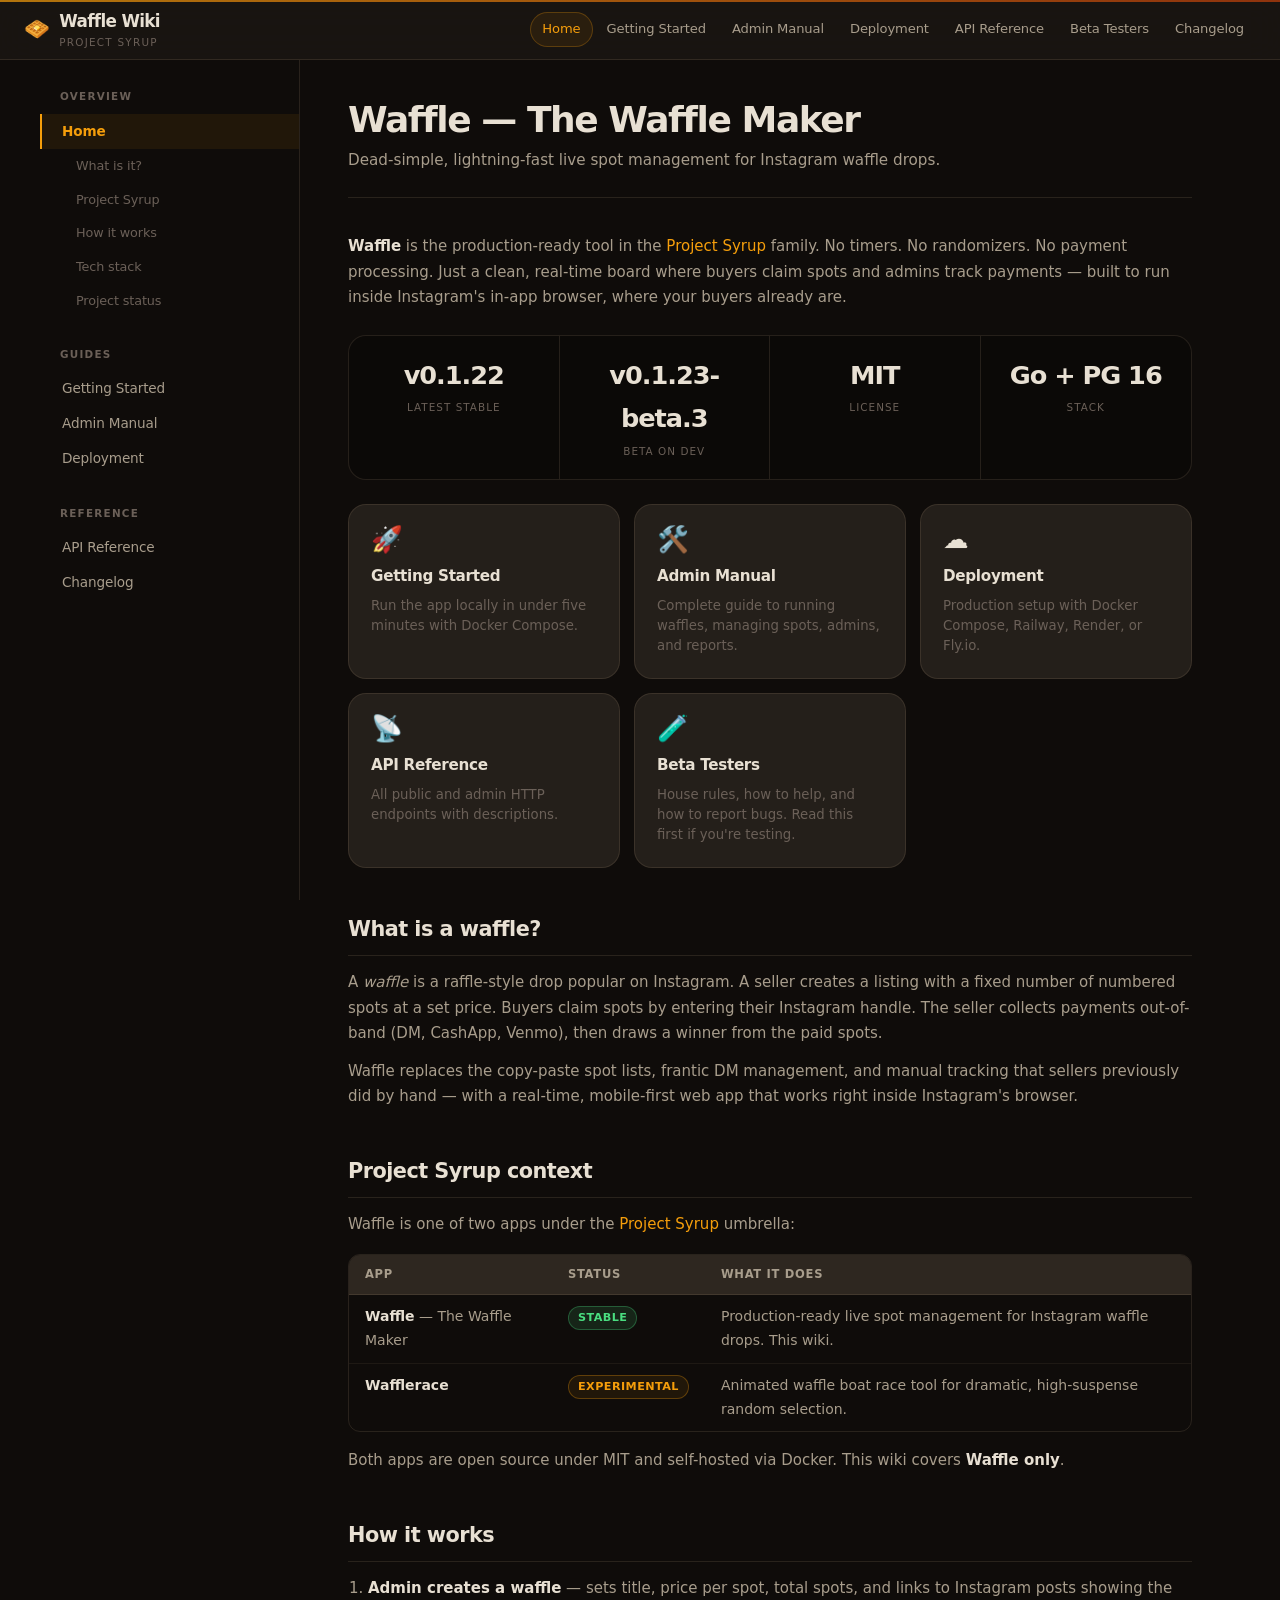
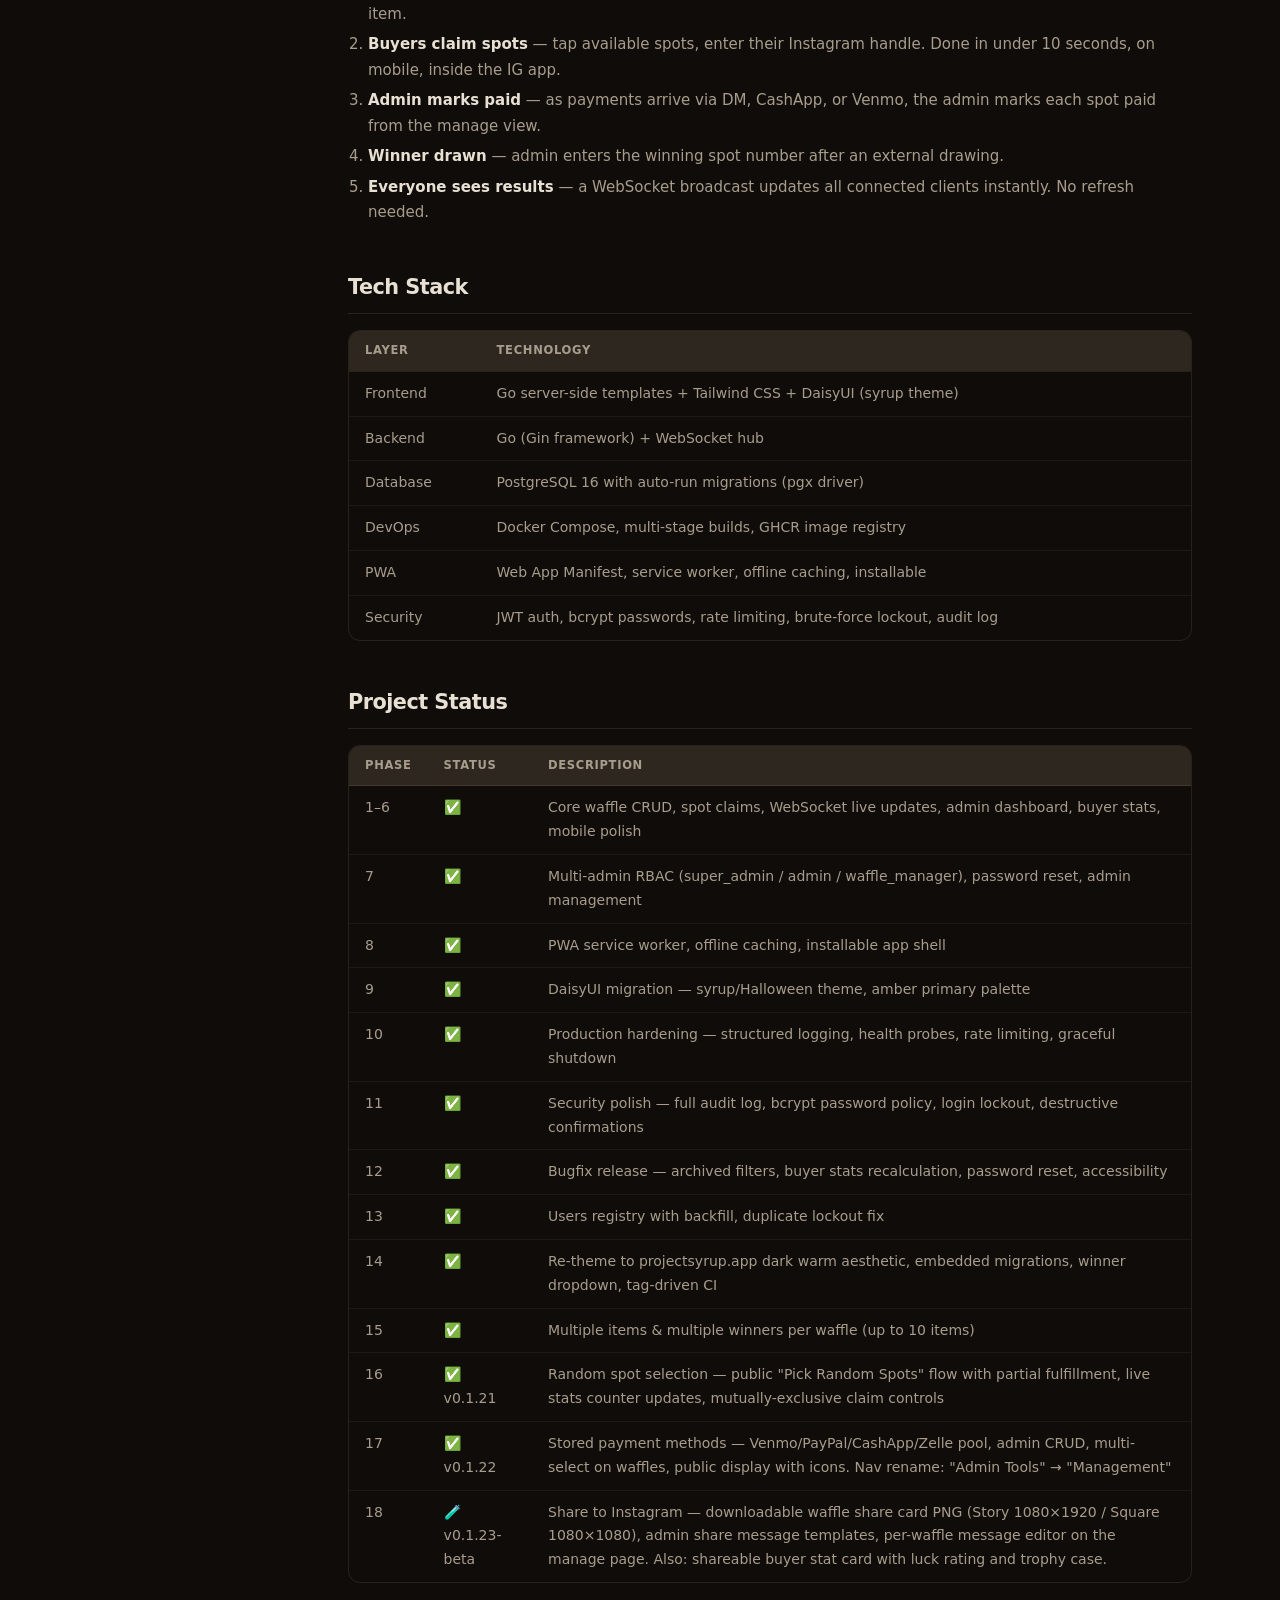
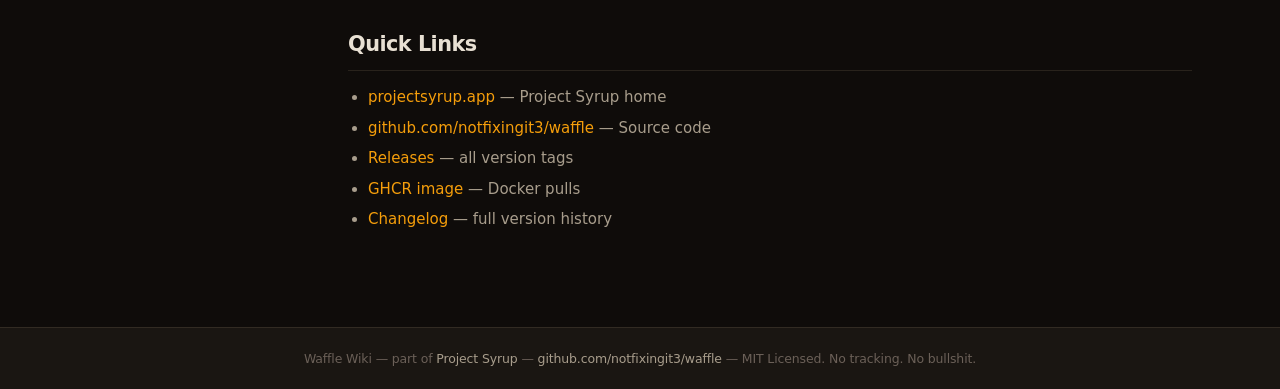
<file: index.html>
<!DOCTYPE html>
<html lang="en">
<head>
  <meta charset="UTF-8" />
  <meta name="viewport" content="width=device-width, initial-scale=1.0" />
  <title>Waffle Wiki — Project Syrup</title>
  <link rel="stylesheet" href="style.css" />
  <link rel="icon" href="favicon.svg" type="image/svg+xml" />
</head>
<body>

<header class="topbar">
  <a href="index.html" class="topbar-logo">
    <span class="logo-emoji">🧇</span>
    <div>
      <span style="display:block">Waffle Wiki</span>
      <span class="logo-sub">Project Syrup</span>
    </div>
  </a>
  <nav class="topbar-nav">
    <a href="index.html" class="active">Home</a>
    <a href="getting-started.html">Getting Started</a>
    <a href="admin-manual.html">Admin Manual</a>
    <a href="deployment.html">Deployment</a>
    <a href="api-reference.html">API Reference</a>
    <a href="beta-testers.html">Beta Testers</a>
    <a href="changelog.html">Changelog</a>
  </nav>
  <button class="hamburger" id="hamburger-btn" aria-label="Open navigation menu" aria-expanded="false">
    <span></span><span></span><span></span>
  </button>
</header>
<nav class="mobile-nav" id="mobile-nav" aria-label="Mobile navigation">
  <a href="index.html">Home</a>
  <a href="getting-started.html">Getting Started</a>
  <a href="admin-manual.html">Admin Manual</a>
  <a href="deployment.html">Deployment</a>
  <a href="api-reference.html">API Reference</a>
  <a href="beta-testers.html">Beta Testers</a>
  <a href="changelog.html">Changelog</a>
</nav>
<script>
(function(){var b=document.getElementById('hamburger-btn'),n=document.getElementById('mobile-nav');b.addEventListener('click',function(){var o=n.classList.toggle('open');b.classList.toggle('open',o);b.setAttribute('aria-expanded',o);});var p=window.location.pathname.split('/').pop()||'index.html';n.querySelectorAll('a').forEach(function(a){if(a.getAttribute('href')===p)a.classList.add('active');});})();
</script>

<div class="layout">
  <aside class="sidebar">
    <div class="sidebar-section">
      <div class="sidebar-section-title">Overview</div>
      <a href="index.html" class="sidebar-link active">Home</a>
      <a href="index.html#what-is-it" class="sidebar-link sub">What is it?</a>
      <a href="index.html#project-syrup" class="sidebar-link sub">Project Syrup</a>
      <a href="index.html#how-it-works" class="sidebar-link sub">How it works</a>
      <a href="index.html#tech-stack" class="sidebar-link sub">Tech stack</a>
      <a href="index.html#project-status" class="sidebar-link sub">Project status</a>
    </div>
    <div class="sidebar-section">
      <div class="sidebar-section-title">Guides</div>
      <a href="getting-started.html" class="sidebar-link">Getting Started</a>
      <a href="admin-manual.html" class="sidebar-link">Admin Manual</a>
      <a href="deployment.html" class="sidebar-link">Deployment</a>
    </div>
    <div class="sidebar-section">
      <div class="sidebar-section-title">Reference</div>
      <a href="api-reference.html" class="sidebar-link">API Reference</a>
      <a href="changelog.html" class="sidebar-link">Changelog</a>
    </div>
  </aside>

  <main class="content">
    <div class="page-header">
      <h1>Waffle — The Waffle Maker</h1>
      <p class="subtitle">Dead-simple, lightning-fast live spot management for Instagram waffle drops.</p>
    </div>

    <p>
      <strong>Waffle</strong> is the production-ready tool in the <a href="https://projectsyrup.app" target="_blank" rel="noopener">Project Syrup</a> family.
      No timers. No randomizers. No payment processing. Just a clean, real-time board where buyers claim spots and admins track payments — built to run inside Instagram's in-app browser, where your buyers already are.
    </p>

    <div class="stats-bar">
      <div class="stats-bar-item">
        <span class="stats-bar-value">v0.1.22</span>
        <span class="stats-bar-label">Latest Stable</span>
      </div>
      <div class="stats-bar-item">
        <span class="stats-bar-value">v0.1.23-beta.3</span>
        <span class="stats-bar-label">Beta on dev</span>
      </div>
      <div class="stats-bar-item">
        <span class="stats-bar-value">MIT</span>
        <span class="stats-bar-label">License</span>
      </div>
      <div class="stats-bar-item">
        <span class="stats-bar-value">Go + PG 16</span>
        <span class="stats-bar-label">Stack</span>
      </div>
    </div>

    <div class="card-grid">
      <a href="getting-started.html" class="card">
        <div class="card-icon">🚀</div>
        <h3>Getting Started</h3>
        <p>Run the app locally in under five minutes with Docker Compose.</p>
      </a>
      <a href="admin-manual.html" class="card">
        <div class="card-icon">🛠️</div>
        <h3>Admin Manual</h3>
        <p>Complete guide to running waffles, managing spots, admins, and reports.</p>
      </a>
      <a href="deployment.html" class="card">
        <div class="card-icon">☁️</div>
        <h3>Deployment</h3>
        <p>Production setup with Docker Compose, Railway, Render, or Fly.io.</p>
      </a>
      <a href="api-reference.html" class="card">
        <div class="card-icon">📡</div>
        <h3>API Reference</h3>
        <p>All public and admin HTTP endpoints with descriptions.</p>
      </a>
      <a href="beta-testers.html" class="card">
        <div class="card-icon">🧪</div>
        <h3>Beta Testers</h3>
        <p>House rules, how to help, and how to report bugs. Read this first if you're testing.</p>
      </a>
    </div>

    <h2 id="what-is-it">What is a waffle?</h2>
    <p>
      A <em>waffle</em> is a raffle-style drop popular on Instagram. A seller creates a listing with a fixed number of numbered spots at a set price. Buyers claim spots by entering their Instagram handle. The seller collects payments out-of-band (DM, CashApp, Venmo), then draws a winner from the paid spots.
    </p>
    <p>
      Waffle replaces the copy-paste spot lists, frantic DM management, and manual tracking that sellers previously did by hand — with a real-time, mobile-first web app that works right inside Instagram's browser.
    </p>

    <h2 id="project-syrup">Project Syrup context</h2>
    <p>
      Waffle is one of two apps under the <a href="https://projectsyrup.app" target="_blank" rel="noopener">Project Syrup</a> umbrella:
    </p>
    <div class="table-wrap">
      <table>
        <thead><tr><th>App</th><th>Status</th><th>What it does</th></tr></thead>
        <tbody>
          <tr>
            <td><strong>Waffle</strong> — The Waffle Maker</td>
            <td><span class="badge badge-wm">Stable</span></td>
            <td>Production-ready live spot management for Instagram waffle drops. This wiki.</td>
          </tr>
          <tr>
            <td><strong>Wafflerace</strong></td>
            <td><span class="badge badge-admin">Experimental</span></td>
            <td>Animated waffle boat race tool for dramatic, high-suspense random selection.</td>
          </tr>
        </tbody>
      </table>
    </div>
    <p>Both apps are open source under MIT and self-hosted via Docker. This wiki covers <strong>Waffle only</strong>.</p>

    <h2 id="how-it-works">How it works</h2>
    <ol>
      <li><strong>Admin creates a waffle</strong> — sets title, price per spot, total spots, and links to Instagram posts showing the item.</li>
      <li><strong>Buyers claim spots</strong> — tap available spots, enter their Instagram handle. Done in under 10 seconds, on mobile, inside the IG app.</li>
      <li><strong>Admin marks paid</strong> — as payments arrive via DM, CashApp, or Venmo, the admin marks each spot paid from the manage view.</li>
      <li><strong>Winner drawn</strong> — admin enters the winning spot number after an external drawing.</li>
      <li><strong>Everyone sees results</strong> — a WebSocket broadcast updates all connected clients instantly. No refresh needed.</li>
    </ol>

    <h2 id="tech-stack">Tech Stack</h2>
    <div class="table-wrap">
      <table>
        <thead><tr><th>Layer</th><th>Technology</th></tr></thead>
        <tbody>
          <tr><td>Frontend</td><td>Go server-side templates + Tailwind CSS + DaisyUI (syrup theme)</td></tr>
          <tr><td>Backend</td><td>Go (Gin framework) + WebSocket hub</td></tr>
          <tr><td>Database</td><td>PostgreSQL 16 with auto-run migrations (pgx driver)</td></tr>
          <tr><td>DevOps</td><td>Docker Compose, multi-stage builds, GHCR image registry</td></tr>
          <tr><td>PWA</td><td>Web App Manifest, service worker, offline caching, installable</td></tr>
          <tr><td>Security</td><td>JWT auth, bcrypt passwords, rate limiting, brute-force lockout, audit log</td></tr>
        </tbody>
      </table>
    </div>

    <h2 id="project-status">Project Status</h2>
    <div class="table-wrap">
      <table>
        <thead><tr><th>Phase</th><th>Status</th><th>Description</th></tr></thead>
        <tbody>
          <tr><td>1–6</td><td>✅</td><td>Core waffle CRUD, spot claims, WebSocket live updates, admin dashboard, buyer stats, mobile polish</td></tr>
          <tr><td>7</td><td>✅</td><td>Multi-admin RBAC (super_admin / admin / waffle_manager), password reset, admin management</td></tr>
          <tr><td>8</td><td>✅</td><td>PWA service worker, offline caching, installable app shell</td></tr>
          <tr><td>9</td><td>✅</td><td>DaisyUI migration — syrup/Halloween theme, amber primary palette</td></tr>
          <tr><td>10</td><td>✅</td><td>Production hardening — structured logging, health probes, rate limiting, graceful shutdown</td></tr>
          <tr><td>11</td><td>✅</td><td>Security polish — full audit log, bcrypt password policy, login lockout, destructive confirmations</td></tr>
          <tr><td>12</td><td>✅</td><td>Bugfix release — archived filters, buyer stats recalculation, password reset, accessibility</td></tr>
          <tr><td>13</td><td>✅</td><td>Users registry with backfill, duplicate lockout fix</td></tr>
          <tr><td>14</td><td>✅</td><td>Re-theme to projectsyrup.app dark warm aesthetic, embedded migrations, winner dropdown, tag-driven CI</td></tr>
          <tr><td>15</td><td>✅</td><td>Multiple items &amp; multiple winners per waffle (up to 10 items)</td></tr>
          <tr><td>16</td><td>✅ v0.1.21</td><td>Random spot selection — public "Pick Random Spots" flow with partial fulfillment, live stats counter updates, mutually-exclusive claim controls</td></tr>
          <tr><td>17</td><td>✅ v0.1.22</td><td>Stored payment methods — Venmo/PayPal/CashApp/Zelle pool, admin CRUD, multi-select on waffles, public display with icons. Nav rename: "Admin Tools" → "Management"</td></tr>
          <tr><td>18</td><td>🧪 v0.1.23-beta</td><td>Share to Instagram — downloadable waffle share card PNG (Story 1080×1920 / Square 1080×1080), admin share message templates, per-waffle message editor on the manage page. Also: shareable buyer stat card with luck rating and trophy case.</td></tr>
        </tbody>
      </table>
    </div>

    <h2>Quick Links</h2>
    <ul>
      <li><a href="https://projectsyrup.app" target="_blank" rel="noopener">projectsyrup.app</a> — Project Syrup home</li>
      <li><a href="https://github.com/notfixingit3/waffle" target="_blank" rel="noopener">github.com/notfixingit3/waffle</a> — Source code</li>
      <li><a href="https://github.com/notfixingit3/waffle/releases" target="_blank" rel="noopener">Releases</a> — all version tags</li>
      <li><a href="https://github.com/notfixingit3/waffle/pkgs/container/waffle" target="_blank" rel="noopener">GHCR image</a> — Docker pulls</li>
      <li><a href="changelog.html">Changelog</a> — full version history</li>
    </ul>
  </main>
</div>

<footer>
  Waffle Wiki &mdash; part of <a href="https://projectsyrup.app" target="_blank" rel="noopener">Project Syrup</a> &mdash;
  <a href="https://github.com/notfixingit3/waffle" target="_blank" rel="noopener">github.com/notfixingit3/waffle</a> &mdash;
  MIT Licensed. No tracking. No bullshit.
</footer>

</body>
</html>
</file>
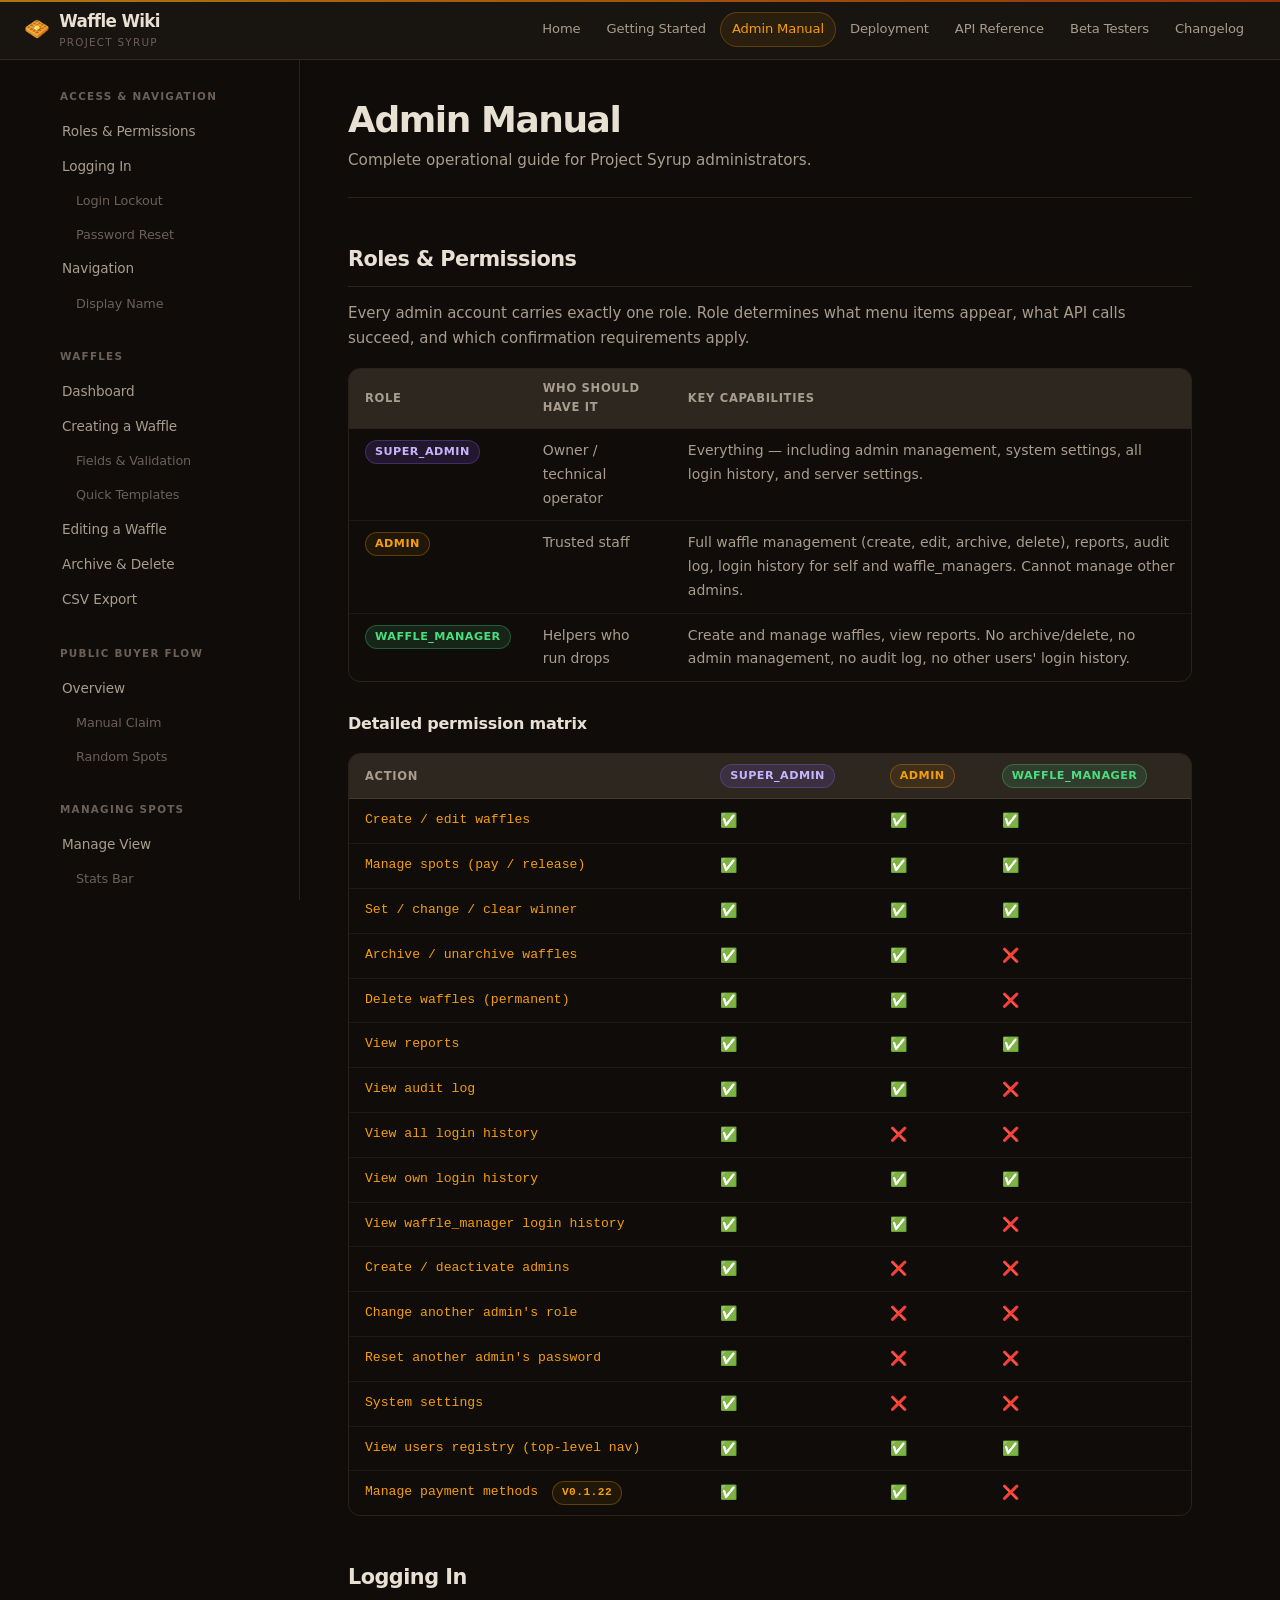
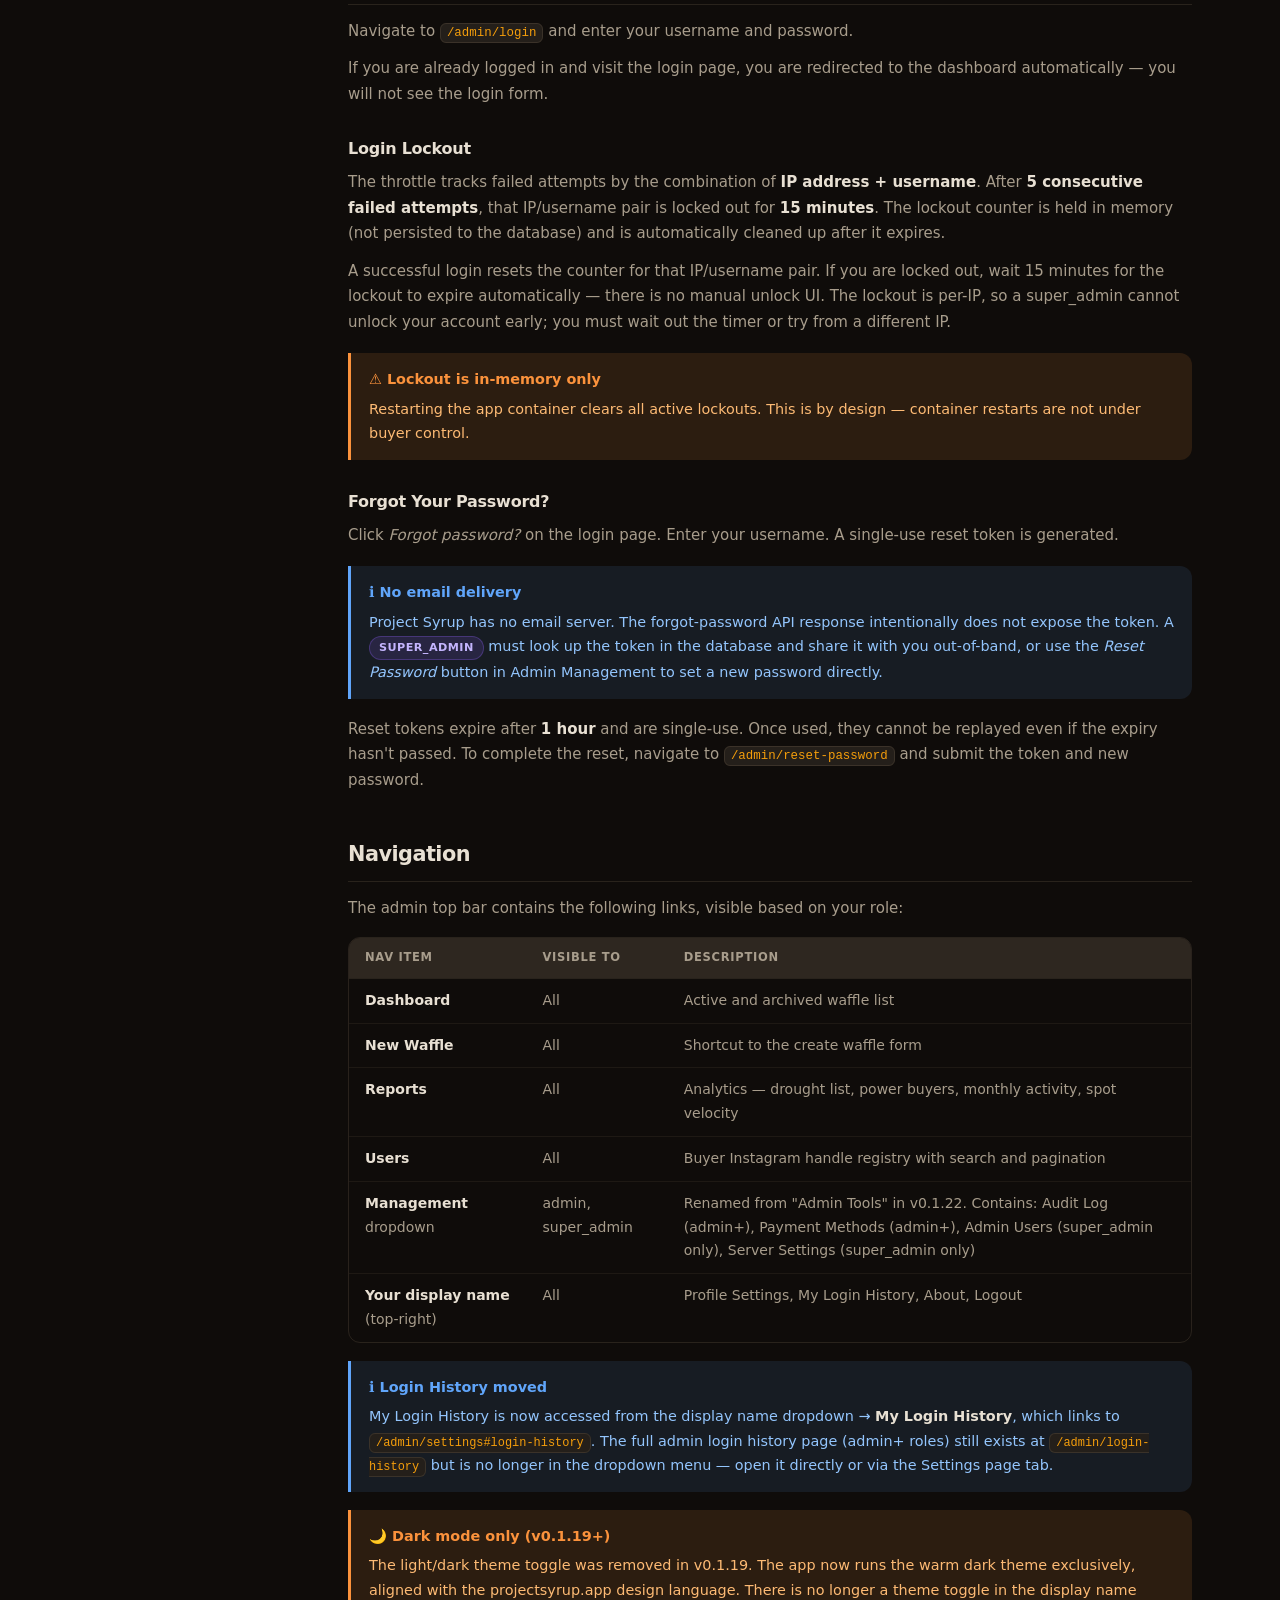
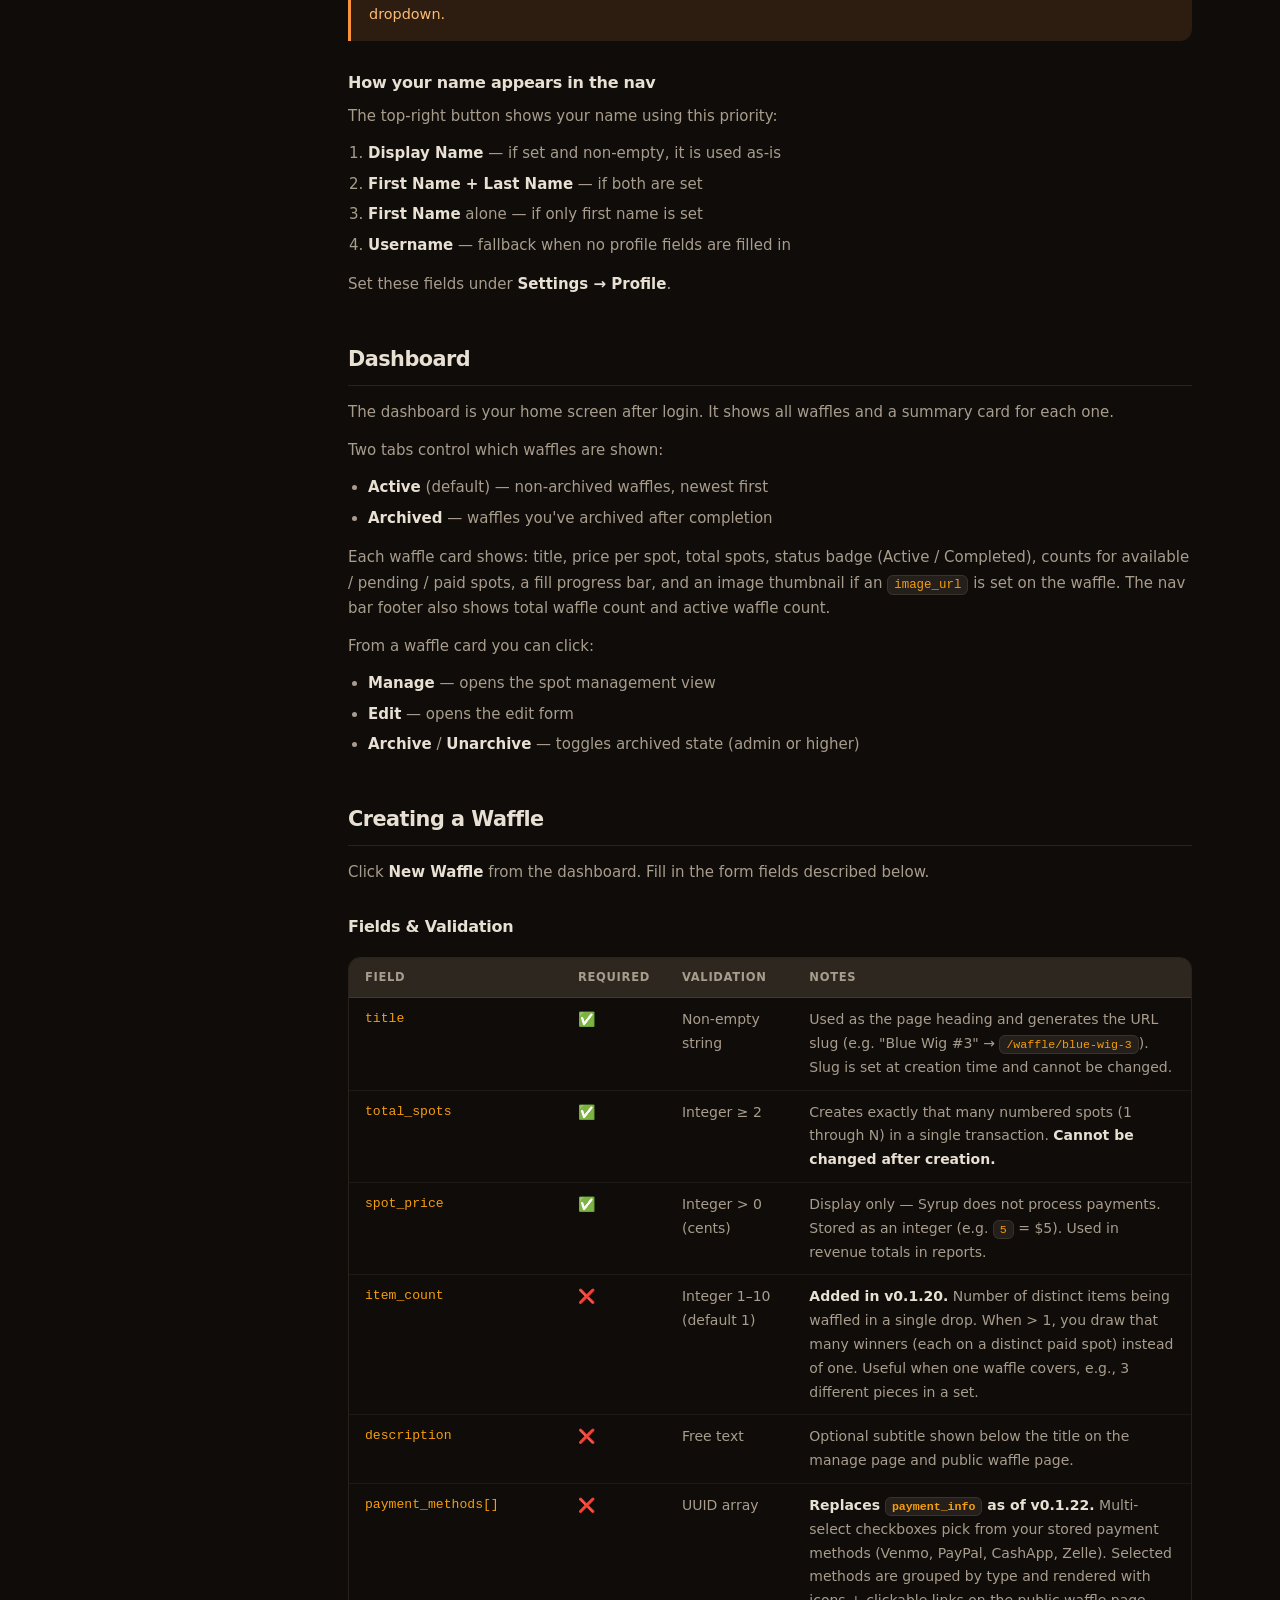
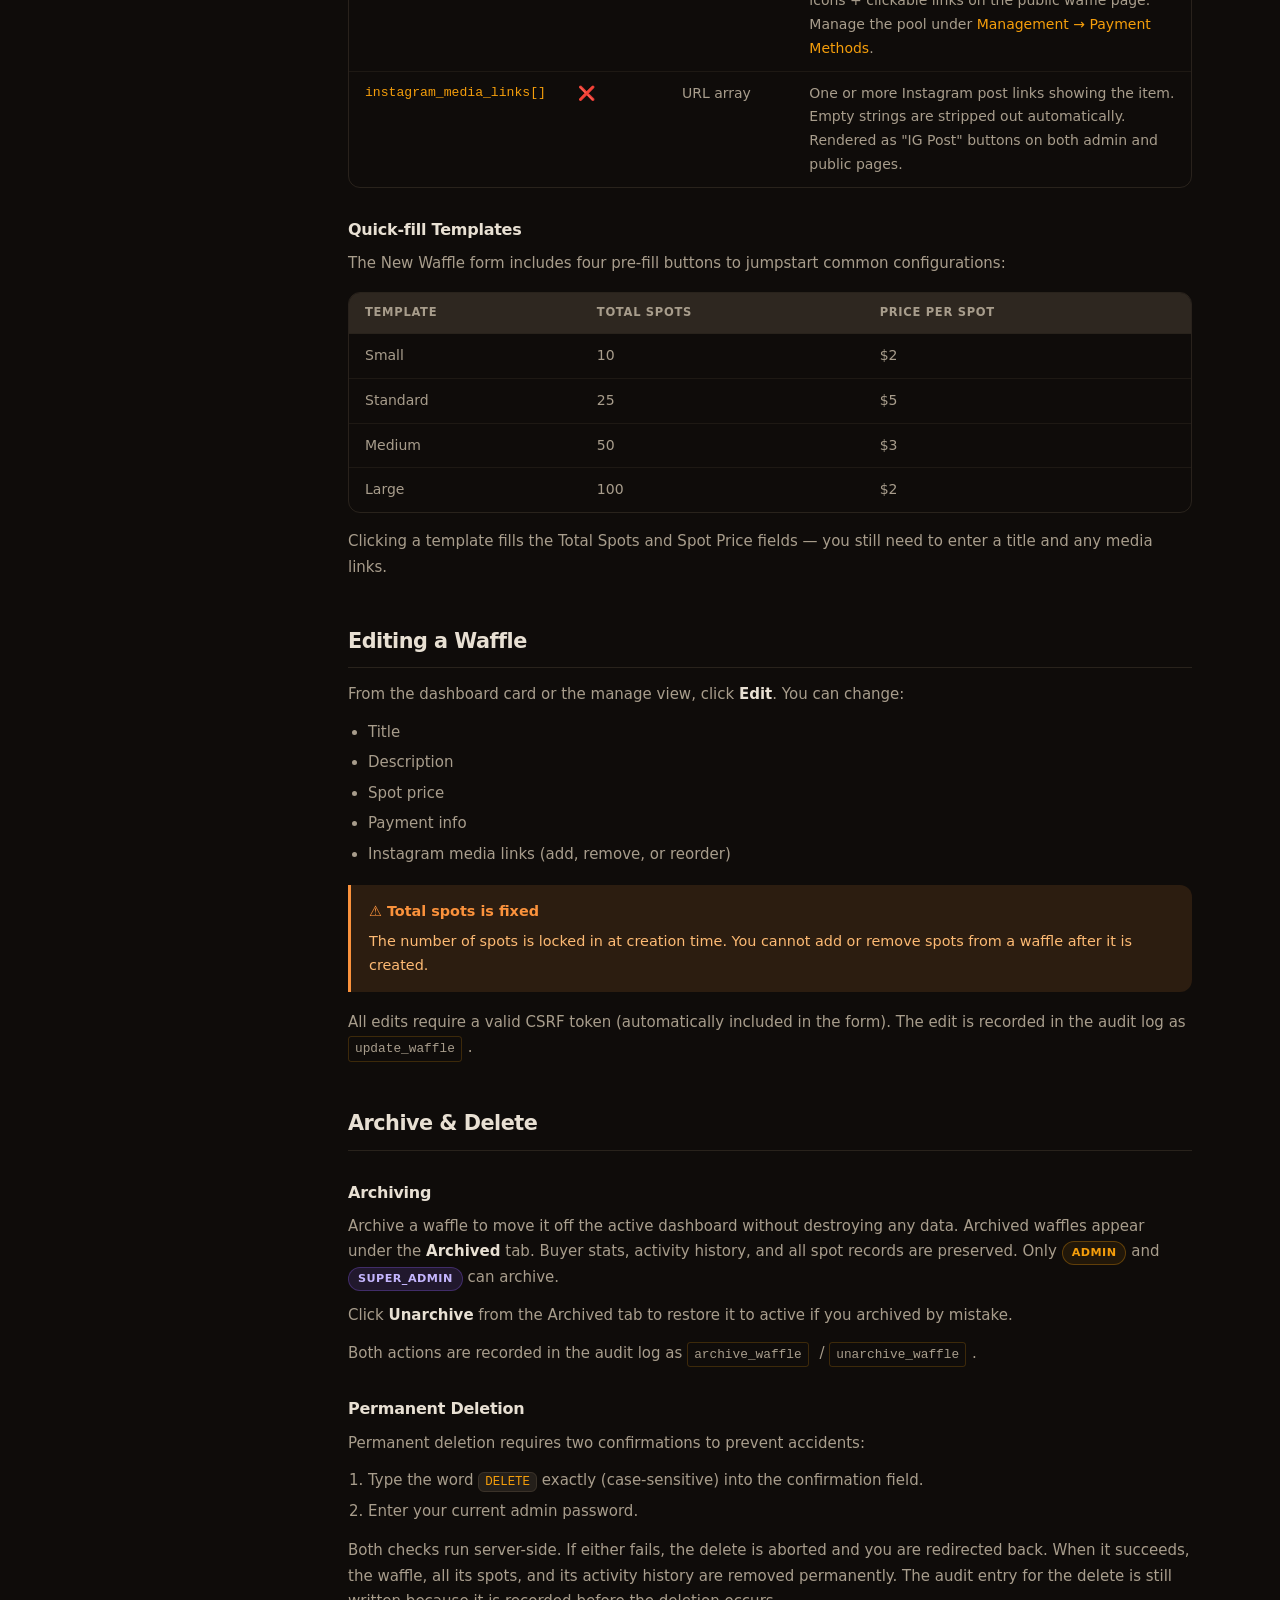
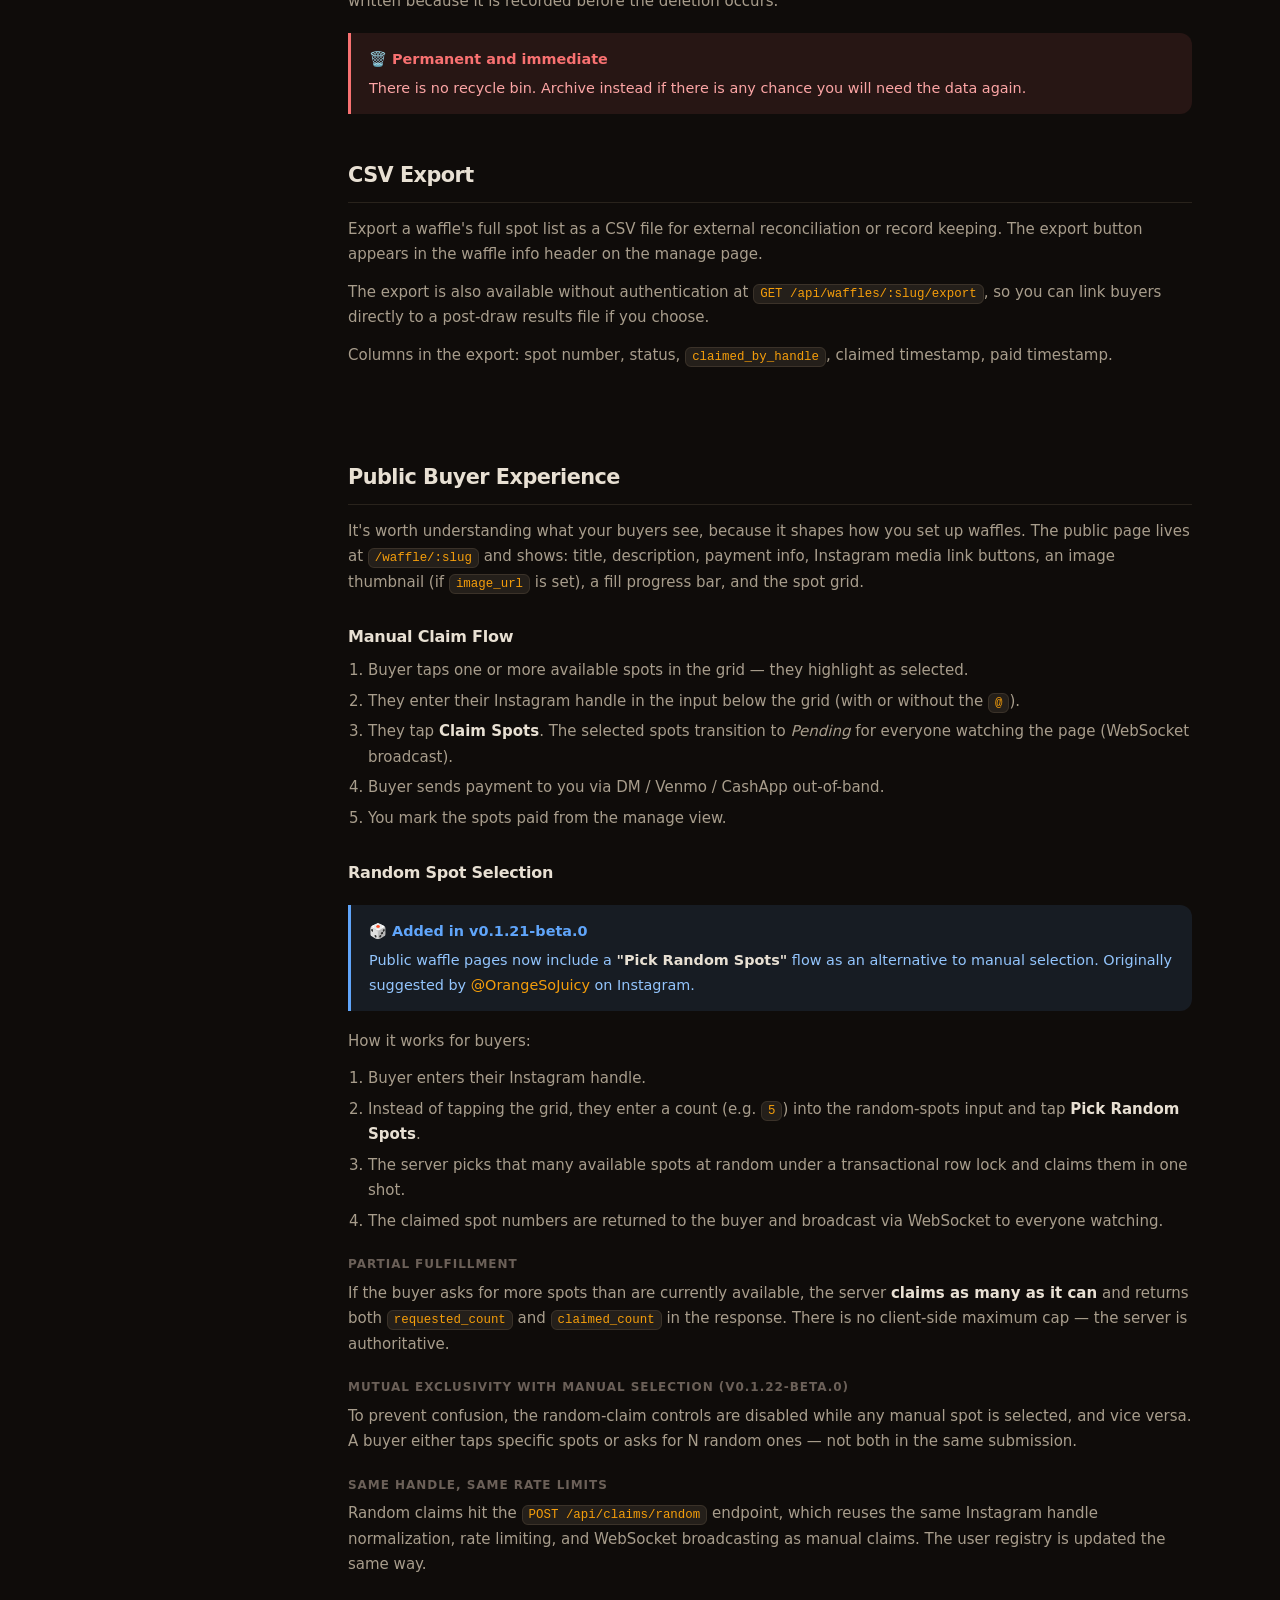
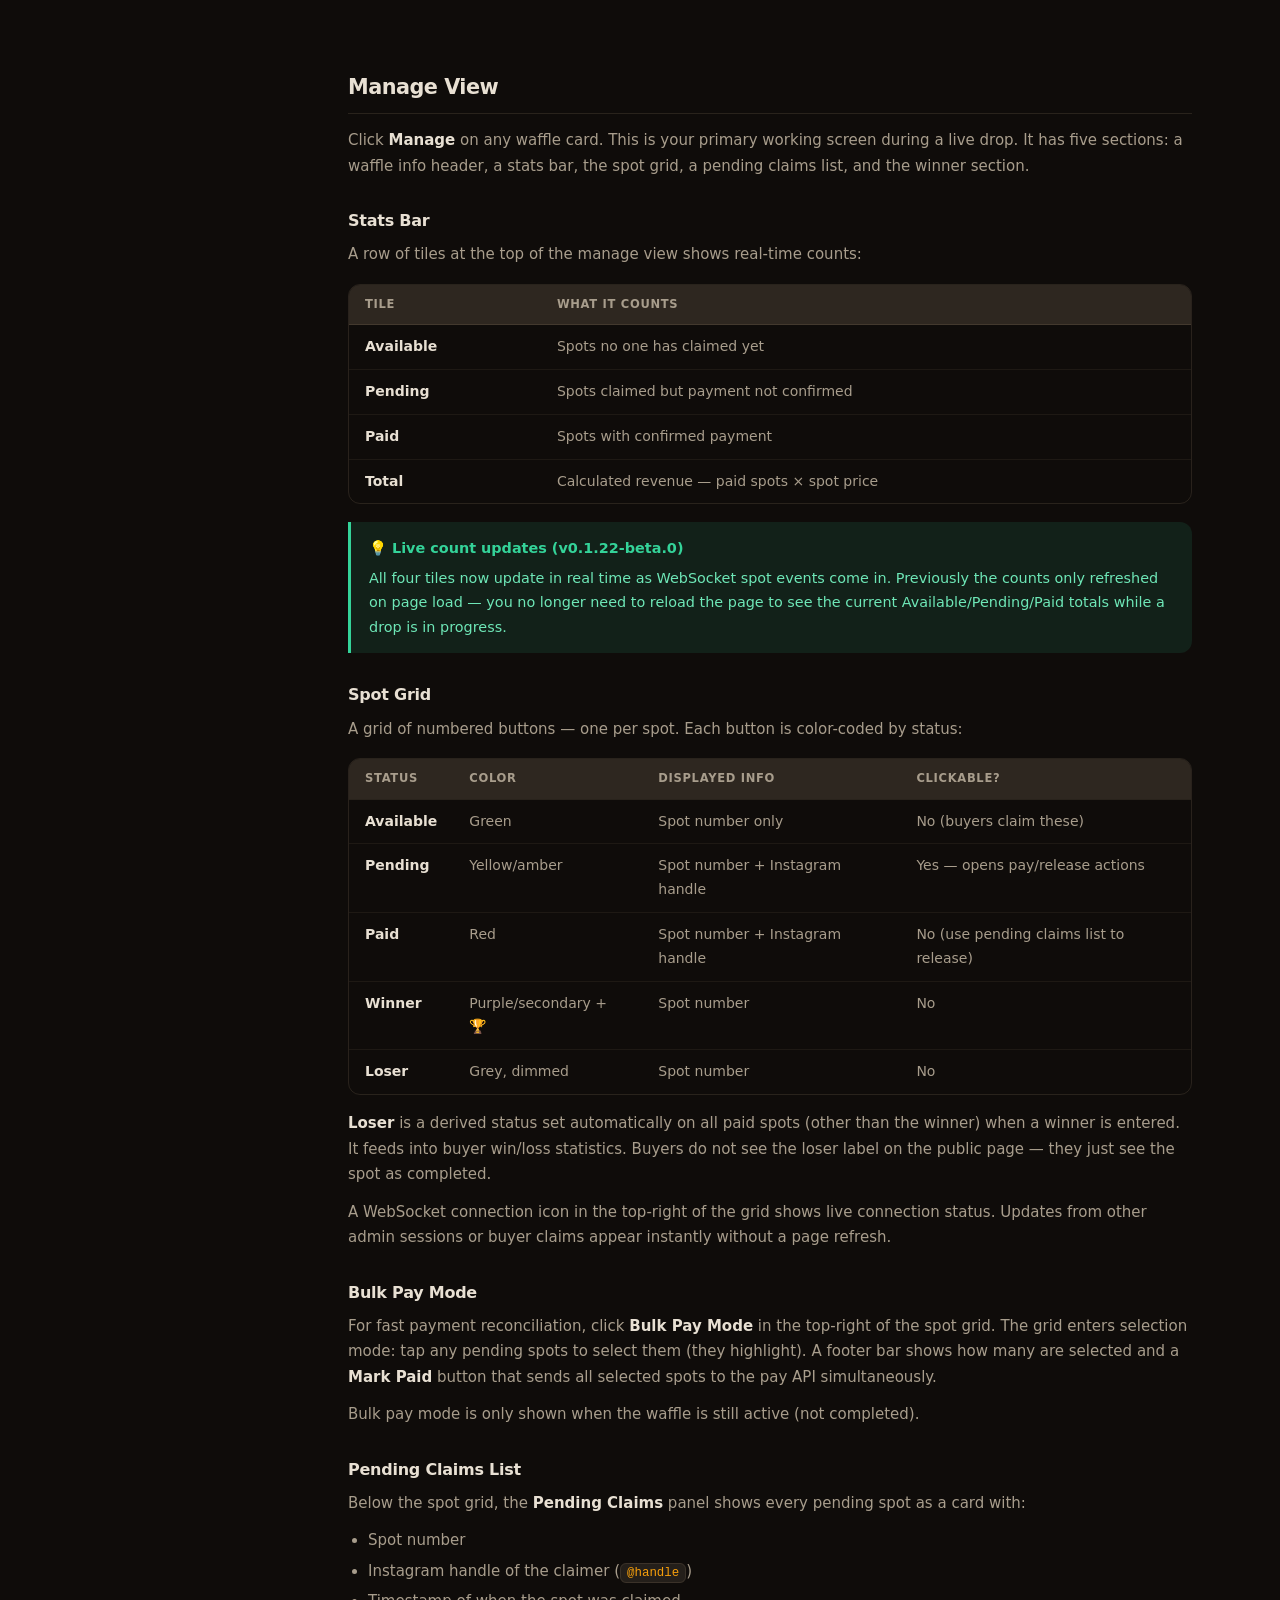
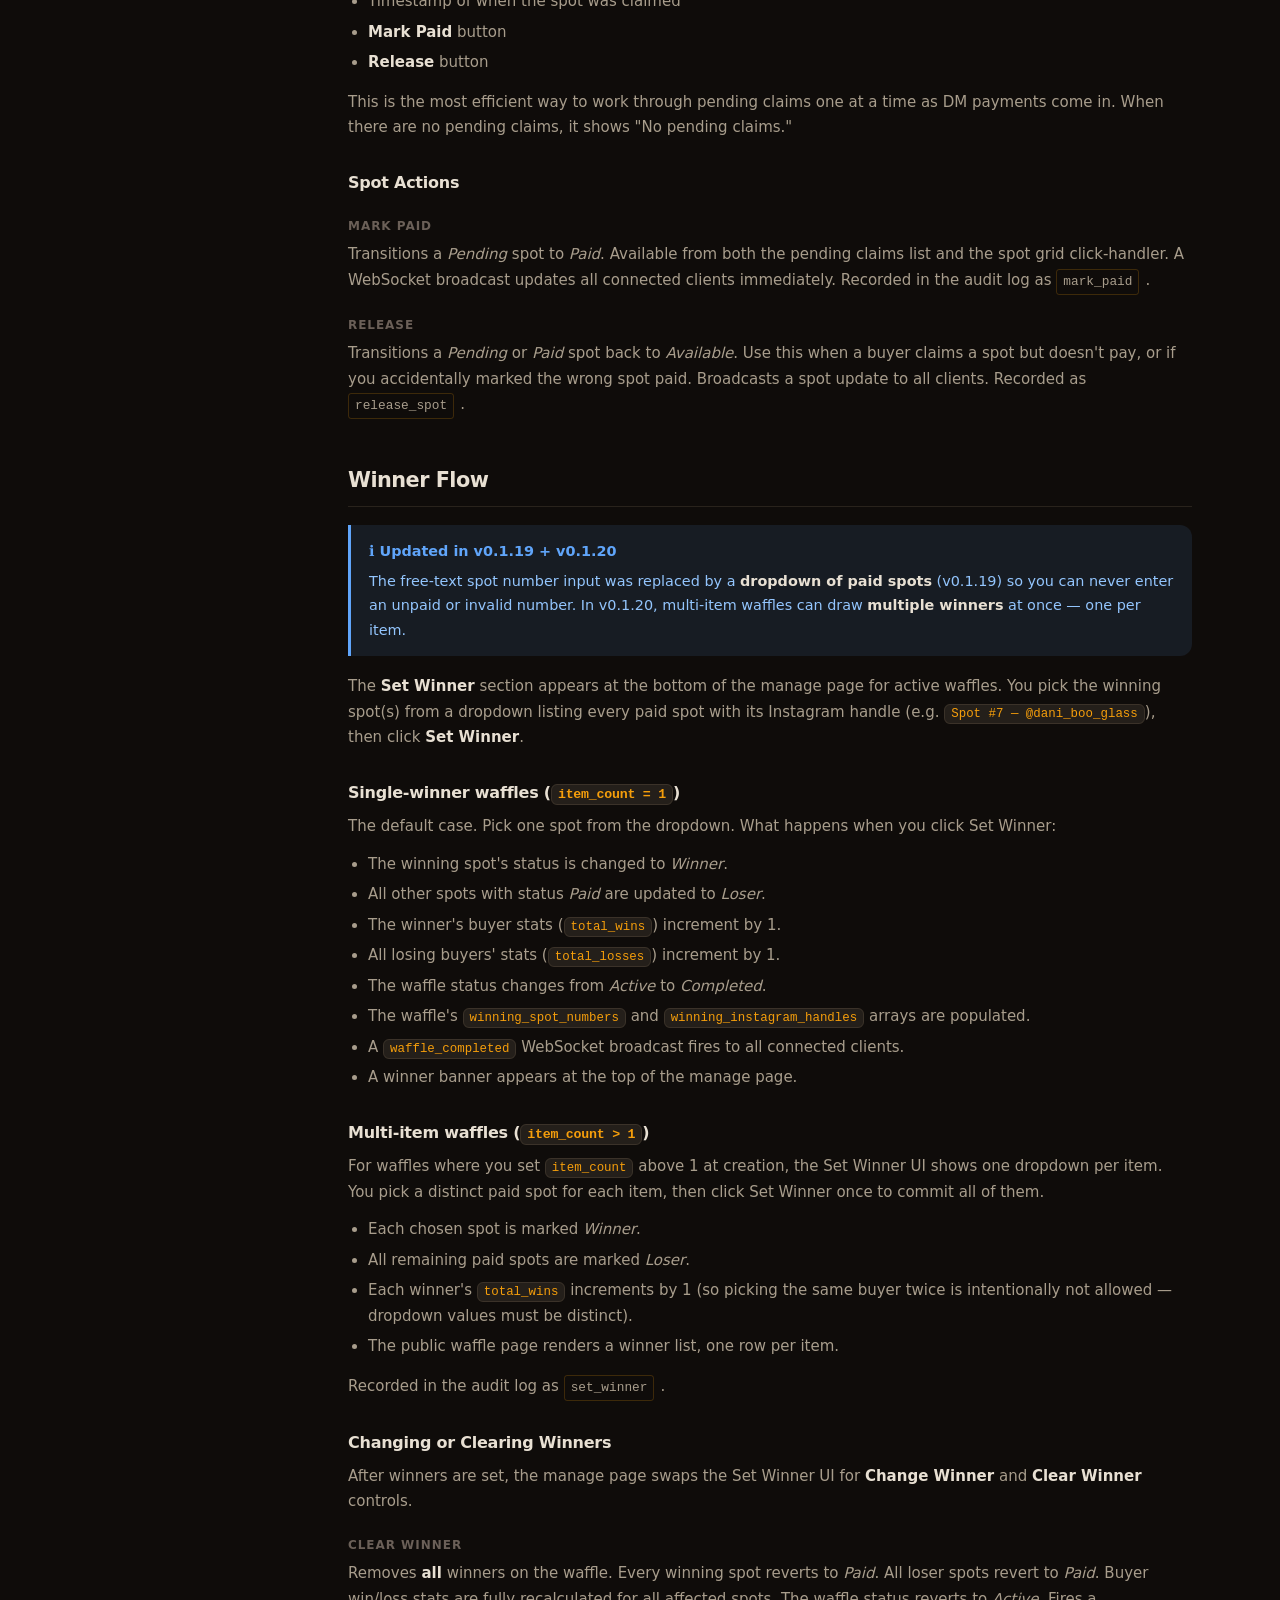
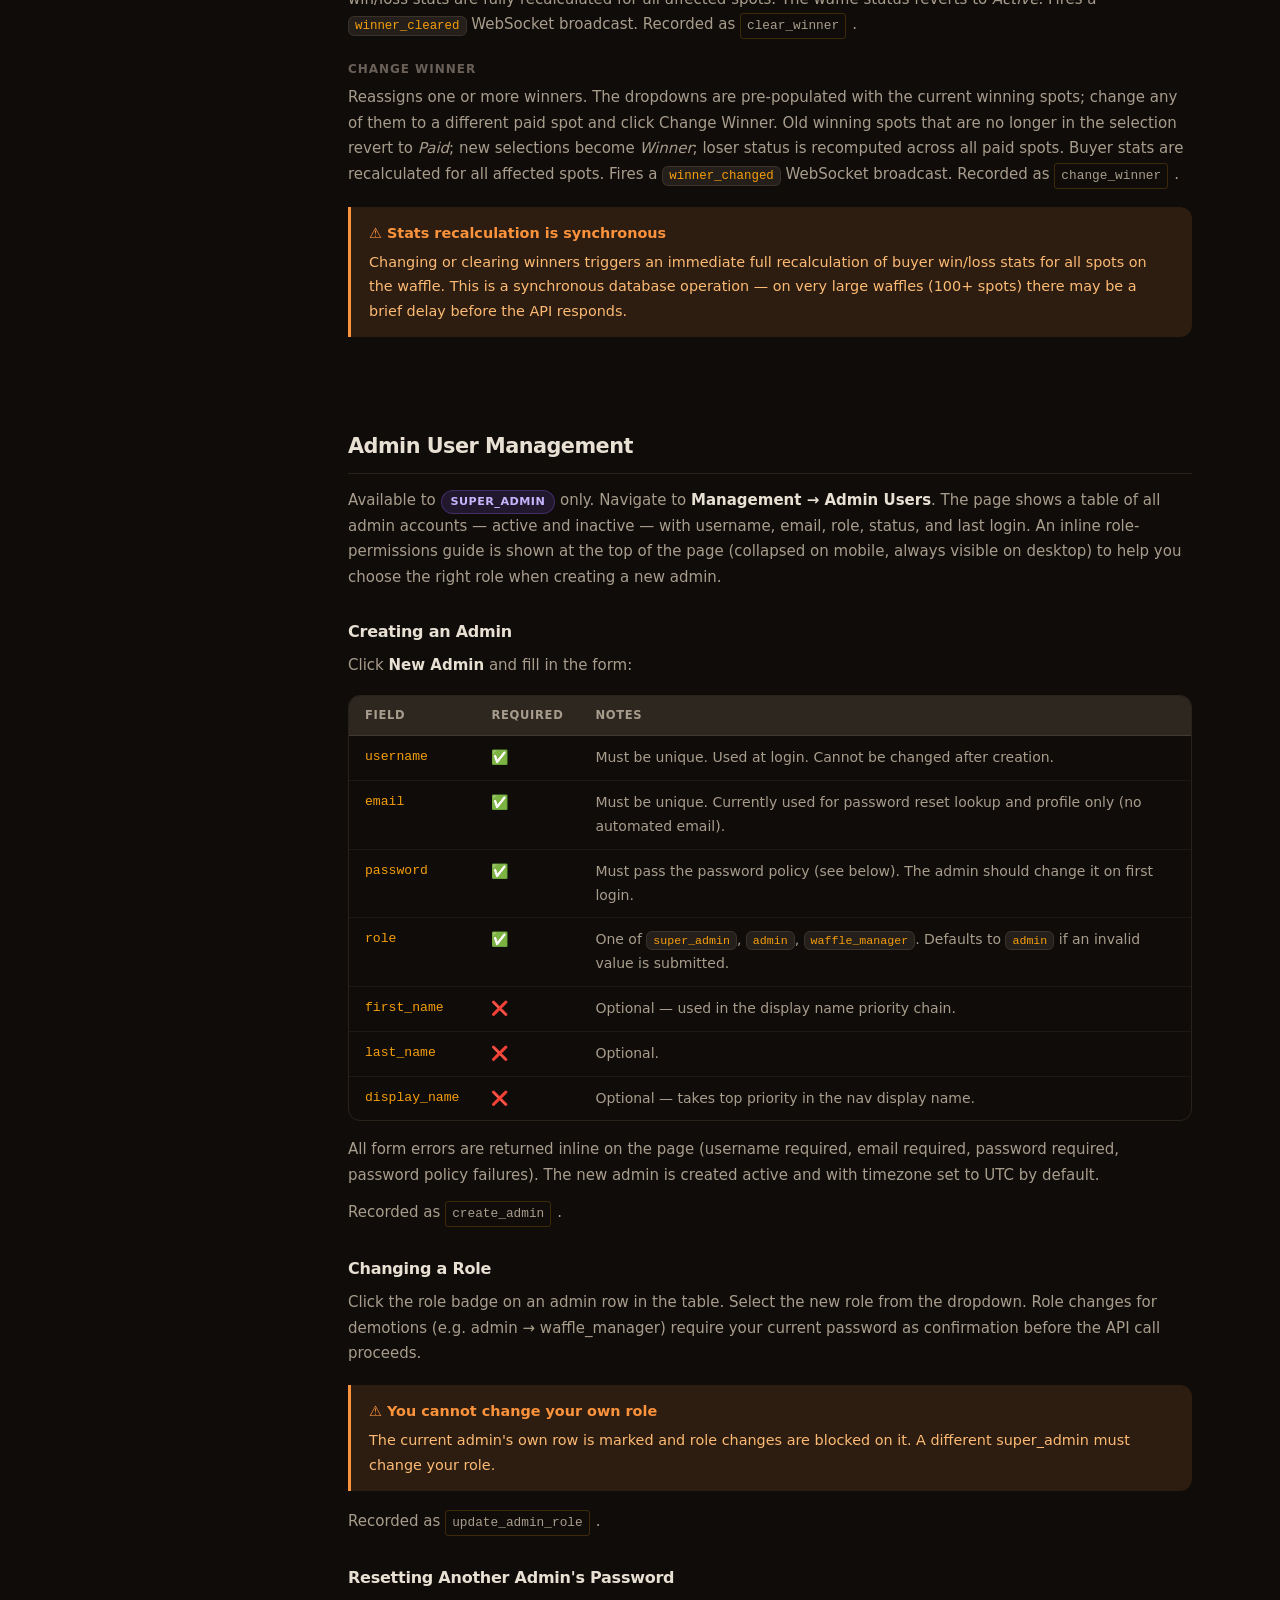
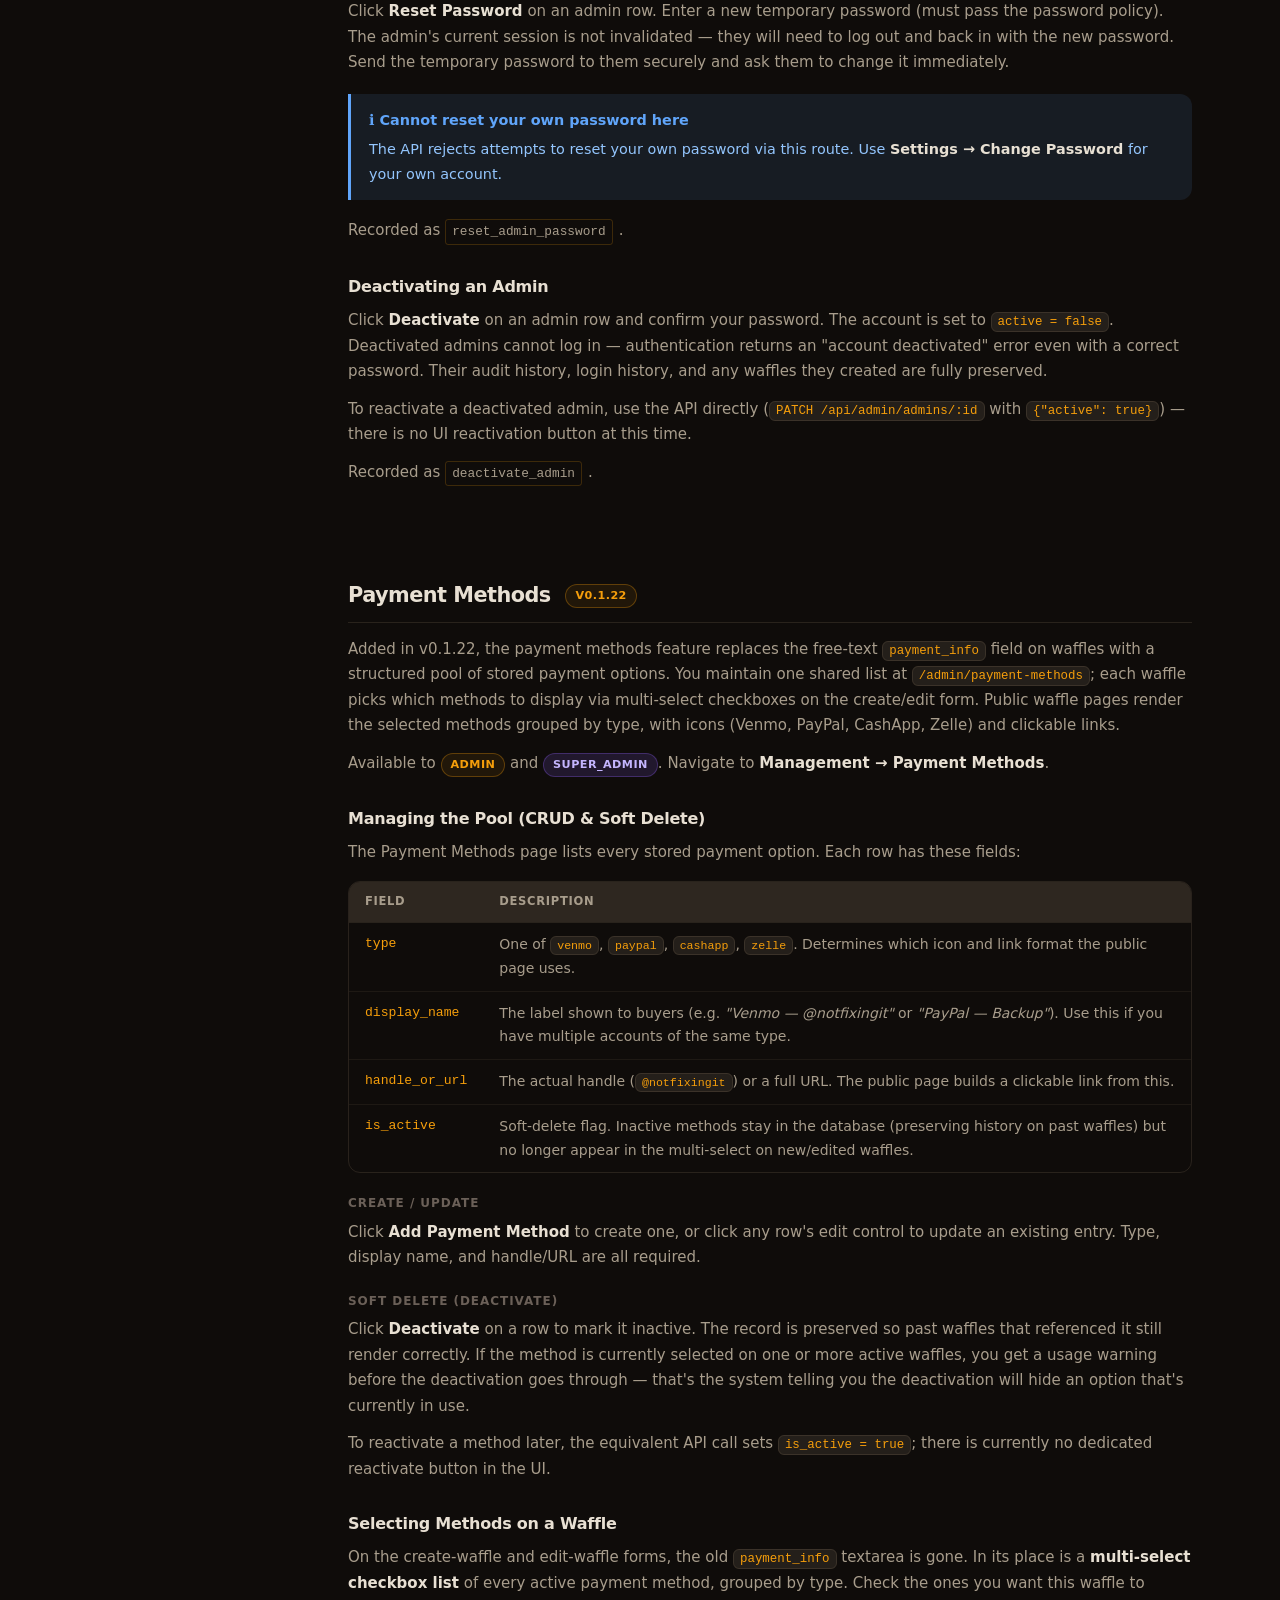
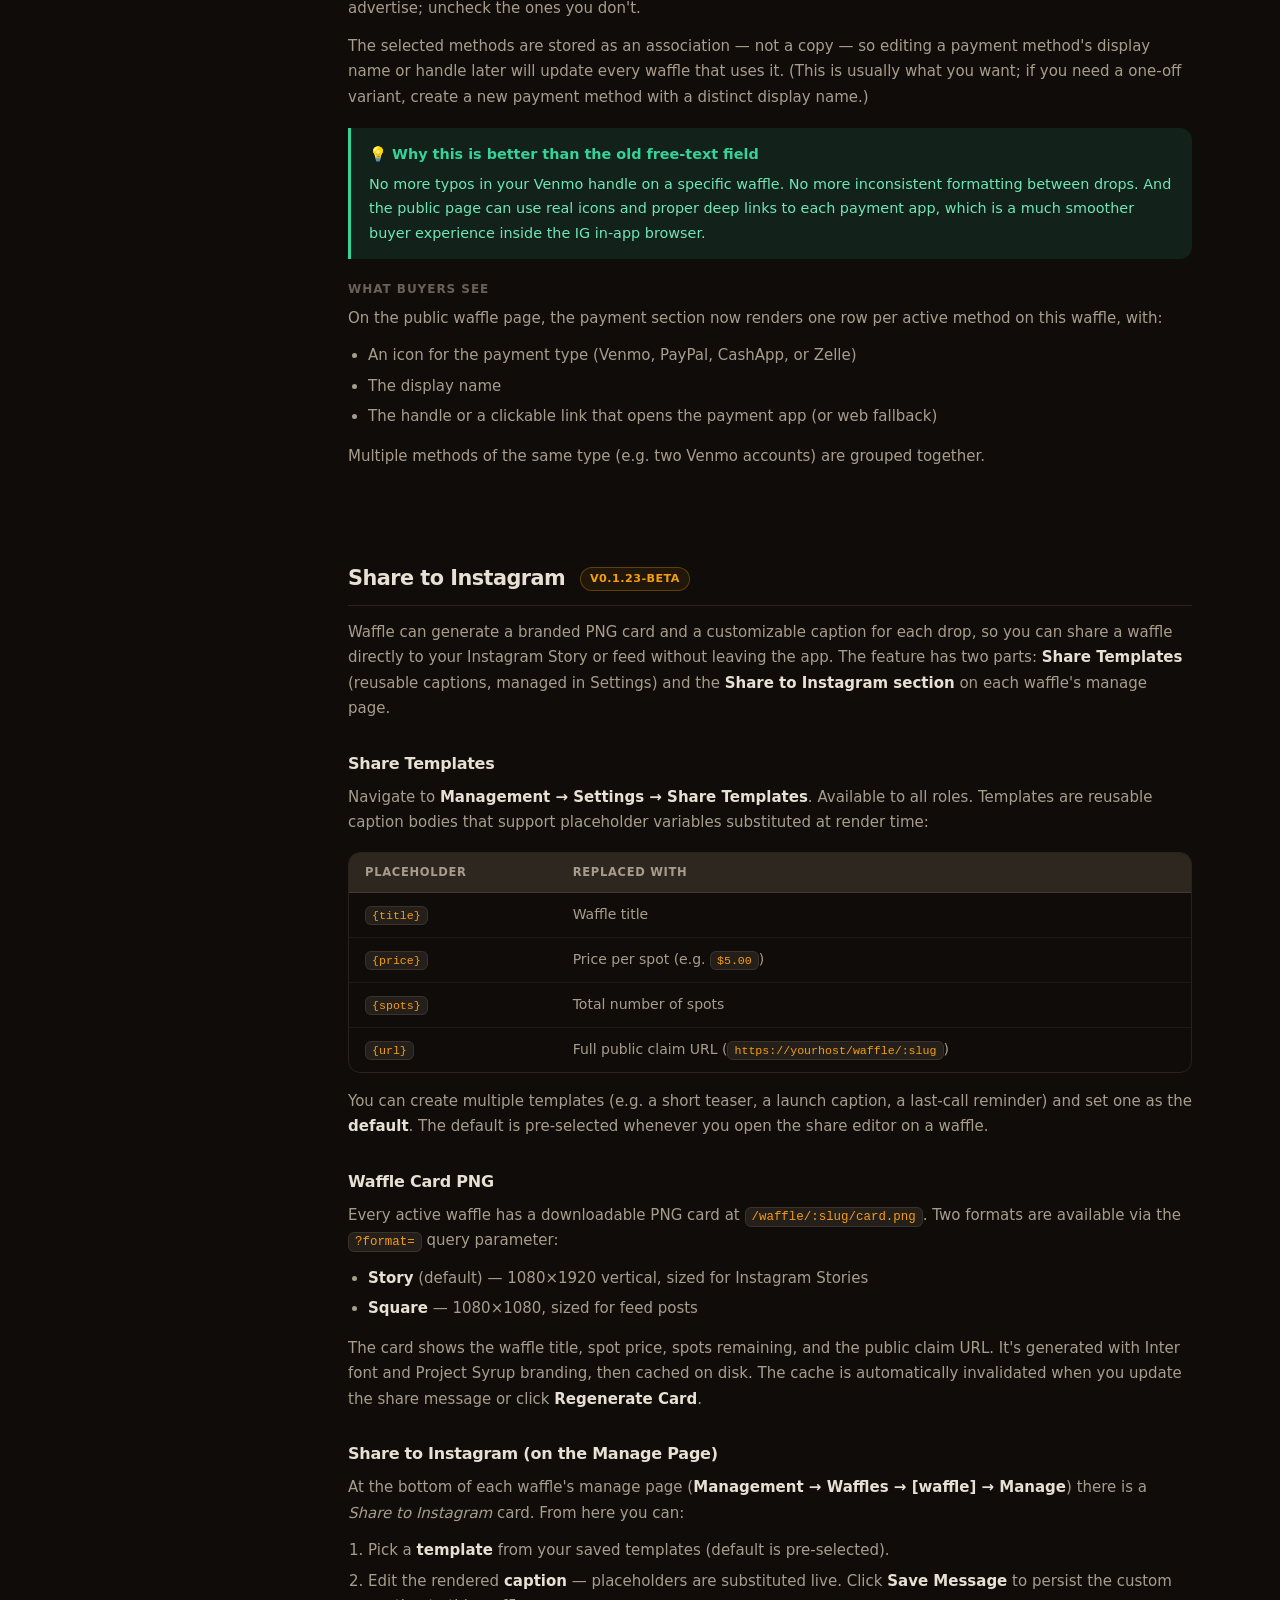
<file: admin-manual.html>
<!DOCTYPE html>
<html lang="en">
<head>
  <meta charset="UTF-8" />
  <meta name="viewport" content="width=device-width, initial-scale=1.0" />
  <title>Admin Manual — Project Syrup Wiki</title>
  <link rel="stylesheet" href="style.css" />
  <style>
    .field-table td:first-child { white-space: nowrap; font-family: 'SF Mono','Fira Code',monospace; font-size:.82rem; }
    .tag { display:inline-block; background:var(--gray-100); border:1px solid var(--gray-300); border-radius:3px; padding:1px 6px; font-size:.78rem; font-family:'SF Mono','Fira Code',monospace; }
    .action-list { list-style:none; margin-left:0; }
    .action-list li { padding:4px 0; border-bottom:1px solid var(--gray-100); font-size:.875rem; }
    .action-list li:last-child { border-bottom:none; }
    .action-code { display:inline-block; background:var(--amber-100); color:var(--amber-900); padding:1px 6px; border-radius:3px; font-family:'SF Mono','Fira Code',monospace; font-size:.8rem; margin-right:6px; }
    .platform-list { display:flex; flex-wrap:wrap; gap:6px; margin:8px 0; }
    .platform-list span { background:var(--gray-100); border:1px solid var(--gray-200); border-radius:4px; padding:2px 8px; font-size:.8rem; font-family:'SF Mono','Fira Code',monospace; }
    .section-rule { border:none; border-top:2px solid var(--amber-100); margin:48px 0 8px; }
  </style>
  <link rel="icon" href="favicon.svg" type="image/svg+xml" />
</head>
<body>

<header class="topbar">
  <a href="index.html" class="topbar-logo">
    <span class="logo-emoji">🧇</span>
    <div><span style="display:block">Waffle Wiki</span><span class="logo-sub">Project Syrup</span></div>
  </a>
  <nav class="topbar-nav">
    <a href="index.html">Home</a>
    <a href="getting-started.html">Getting Started</a>
    <a href="admin-manual.html" class="active">Admin Manual</a>
    <a href="deployment.html">Deployment</a>
    <a href="api-reference.html">API Reference</a>
    <a href="beta-testers.html">Beta Testers</a>
    <a href="changelog.html">Changelog</a>
  </nav>
  <button class="hamburger" id="hamburger-btn" aria-label="Open navigation menu" aria-expanded="false">
    <span></span><span></span><span></span>
  </button>
</header>
<nav class="mobile-nav" id="mobile-nav" aria-label="Mobile navigation">
  <a href="index.html">Home</a>
  <a href="getting-started.html">Getting Started</a>
  <a href="admin-manual.html">Admin Manual</a>
  <a href="deployment.html">Deployment</a>
  <a href="api-reference.html">API Reference</a>
  <a href="beta-testers.html">Beta Testers</a>
  <a href="changelog.html">Changelog</a>
</nav>
<script>
(function(){var b=document.getElementById('hamburger-btn'),n=document.getElementById('mobile-nav');b.addEventListener('click',function(){var o=n.classList.toggle('open');b.classList.toggle('open',o);b.setAttribute('aria-expanded',o);});var p=window.location.pathname.split('/').pop()||'index.html';n.querySelectorAll('a').forEach(function(a){if(a.getAttribute('href')===p)a.classList.add('active');});})();
</script>

<div class="layout">
  <aside class="sidebar">
    <div class="sidebar-section">
      <div class="sidebar-section-title">Access &amp; Navigation</div>
      <a href="#roles" class="sidebar-link">Roles &amp; Permissions</a>
      <a href="#login" class="sidebar-link">Logging In</a>
      <a href="#lockout" class="sidebar-link sub">Login Lockout</a>
      <a href="#password-reset" class="sidebar-link sub">Password Reset</a>
      <a href="#navigation" class="sidebar-link">Navigation</a>
      <a href="#display-name" class="sidebar-link sub">Display Name</a>
    </div>
    <div class="sidebar-section">
      <div class="sidebar-section-title">Waffles</div>
      <a href="#dashboard" class="sidebar-link">Dashboard</a>
      <a href="#creating-waffles" class="sidebar-link">Creating a Waffle</a>
      <a href="#waffle-fields" class="sidebar-link sub">Fields &amp; Validation</a>
      <a href="#waffle-templates" class="sidebar-link sub">Quick Templates</a>
      <a href="#editing-waffles" class="sidebar-link">Editing a Waffle</a>
      <a href="#archive-delete" class="sidebar-link">Archive &amp; Delete</a>
      <a href="#csv-export" class="sidebar-link">CSV Export</a>
    </div>
    <div class="sidebar-section">
      <div class="sidebar-section-title">Public Buyer Flow</div>
      <a href="#public-flow" class="sidebar-link">Overview</a>
      <a href="#manual-claim" class="sidebar-link sub">Manual Claim</a>
      <a href="#random-claim" class="sidebar-link sub">Random Spots</a>
    </div>
    <div class="sidebar-section">
      <div class="sidebar-section-title">Managing Spots</div>
      <a href="#manage-view" class="sidebar-link">Manage View</a>
      <a href="#stats-bar" class="sidebar-link sub">Stats Bar</a>
      <a href="#spot-grid" class="sidebar-link sub">Spot Grid</a>
      <a href="#bulk-pay" class="sidebar-link sub">Bulk Pay Mode</a>
      <a href="#pending-claims" class="sidebar-link sub">Pending Claims</a>
      <a href="#spot-actions" class="sidebar-link sub">Spot Actions</a>
      <a href="#entering-winner" class="sidebar-link">Winner Flow</a>
      <a href="#change-clear-winner" class="sidebar-link sub">Change / Clear</a>
    </div>
    <div class="sidebar-section">
      <div class="sidebar-section-title">Management</div>
      <a href="#admin-management" class="sidebar-link">Admin Management</a>
      <a href="#create-admin" class="sidebar-link sub">Create Admin</a>
      <a href="#change-role" class="sidebar-link sub">Change Role</a>
      <a href="#reset-others-password" class="sidebar-link sub">Reset Password</a>
      <a href="#deactivate-admin" class="sidebar-link sub">Deactivate</a>
      <a href="#payment-methods" class="sidebar-link">Payment Methods</a>
      <a href="#payment-methods-crud" class="sidebar-link sub">CRUD &amp; Soft Delete</a>
      <a href="#payment-methods-waffle" class="sidebar-link sub">Selecting on Waffles</a>
      <a href="#share-instagram" class="sidebar-link">Share to Instagram</a>
      <a href="#share-templates" class="sidebar-link sub">Share Templates</a>
      <a href="#share-card-png" class="sidebar-link sub">Waffle Card PNG</a>
      <a href="#reports" class="sidebar-link">Reports</a>
      <a href="#drought-list" class="sidebar-link sub">Drought List</a>
      <a href="#power-buyers" class="sidebar-link sub">Power Buyers</a>
      <a href="#monthly-activity" class="sidebar-link sub">Monthly Activity</a>
      <a href="#spot-velocity" class="sidebar-link sub">Spot Velocity</a>
      <a href="#audit-log" class="sidebar-link">Audit Log</a>
      <a href="#audit-actions" class="sidebar-link sub">Audited Actions</a>
      <a href="#audit-filters" class="sidebar-link sub">Filters &amp; Export</a>
      <a href="#login-history" class="sidebar-link">Login History</a>
      <a href="#users" class="sidebar-link">Users Registry</a>
    </div>
    <div class="sidebar-section">
      <div class="sidebar-section-title">Settings</div>
      <a href="#settings-timezone" class="sidebar-link">Timezone</a>
      <a href="#settings-password" class="sidebar-link">Password</a>
      <a href="#settings-profile" class="sidebar-link">Profile &amp; Social Links</a>
      <a href="#settings-system" class="sidebar-link">System Settings</a>
    </div>
  </aside>

  <main class="content">
    <div class="page-header">
      <h1>Admin Manual</h1>
      <p class="subtitle">Complete operational guide for Project Syrup administrators.</p>
    </div>

    <!-- ══════════════════════════════════════════════════════ ROLES -->
    <h2 id="roles">Roles &amp; Permissions</h2>
    <p>Every admin account carries exactly one role. Role determines what menu items appear, what API calls succeed, and which confirmation requirements apply.</p>

    <div class="table-wrap">
      <table>
        <thead><tr><th>Role</th><th>Who should have it</th><th>Key capabilities</th></tr></thead>
        <tbody>
          <tr>
            <td><span class="badge badge-super">super_admin</span></td>
            <td>Owner / technical operator</td>
            <td>Everything — including admin management, system settings, all login history, and server settings.</td>
          </tr>
          <tr>
            <td><span class="badge badge-admin">admin</span></td>
            <td>Trusted staff</td>
            <td>Full waffle management (create, edit, archive, delete), reports, audit log, login history for self and waffle_managers. Cannot manage other admins.</td>
          </tr>
          <tr>
            <td><span class="badge badge-wm">waffle_manager</span></td>
            <td>Helpers who run drops</td>
            <td>Create and manage waffles, view reports. No archive/delete, no admin management, no audit log, no other users' login history.</td>
          </tr>
        </tbody>
      </table>
    </div>

    <h3>Detailed permission matrix</h3>
    <div class="table-wrap">
      <table class="field-table">
        <thead><tr><th>Action</th><th><span class="badge badge-super">super_admin</span></th><th><span class="badge badge-admin">admin</span></th><th><span class="badge badge-wm">waffle_manager</span></th></tr></thead>
        <tbody>
          <tr><td>Create / edit waffles</td><td>✅</td><td>✅</td><td>✅</td></tr>
          <tr><td>Manage spots (pay / release)</td><td>✅</td><td>✅</td><td>✅</td></tr>
          <tr><td>Set / change / clear winner</td><td>✅</td><td>✅</td><td>✅</td></tr>
          <tr><td>Archive / unarchive waffles</td><td>✅</td><td>✅</td><td>❌</td></tr>
          <tr><td>Delete waffles (permanent)</td><td>✅</td><td>✅</td><td>❌</td></tr>
          <tr><td>View reports</td><td>✅</td><td>✅</td><td>✅</td></tr>
          <tr><td>View audit log</td><td>✅</td><td>✅</td><td>❌</td></tr>
          <tr><td>View all login history</td><td>✅</td><td>❌</td><td>❌</td></tr>
          <tr><td>View own login history</td><td>✅</td><td>✅</td><td>✅</td></tr>
          <tr><td>View waffle_manager login history</td><td>✅</td><td>✅</td><td>❌</td></tr>
          <tr><td>Create / deactivate admins</td><td>✅</td><td>❌</td><td>❌</td></tr>
          <tr><td>Change another admin's role</td><td>✅</td><td>❌</td><td>❌</td></tr>
          <tr><td>Reset another admin's password</td><td>✅</td><td>❌</td><td>❌</td></tr>
          <tr><td>System settings</td><td>✅</td><td>❌</td><td>❌</td></tr>
          <tr><td>View users registry (top-level nav)</td><td>✅</td><td>✅</td><td>✅</td></tr>
          <tr><td>Manage payment methods <span class="badge badge-admin" style="margin-left:6px">v0.1.22</span></td><td>✅</td><td>✅</td><td>❌</td></tr>
        </tbody>
      </table>
    </div>

    <!-- ══════════════════════════════════════════════════════ LOGIN -->
    <h2 id="login">Logging In</h2>
    <p>Navigate to <code>/admin/login</code> and enter your username and password.</p>
    <p>If you are already logged in and visit the login page, you are redirected to the dashboard automatically — you will not see the login form.</p>

    <h3 id="lockout">Login Lockout</h3>
    <p>
      The throttle tracks failed attempts by the combination of <strong>IP address + username</strong>.
      After <strong>5 consecutive failed attempts</strong>, that IP/username pair is locked out for <strong>15 minutes</strong>.
      The lockout counter is held in memory (not persisted to the database) and is automatically cleaned up after it expires.
    </p>
    <p>
      A successful login resets the counter for that IP/username pair.
      If you are locked out, wait 15 minutes for the lockout to expire automatically — there is no manual unlock UI.
      The lockout is per-IP, so a super_admin cannot unlock your account early; you must wait out the timer or try from a different IP.
    </p>

    <div class="callout warn">
      <div class="callout-title">⚠️ Lockout is in-memory only</div>
      Restarting the app container clears all active lockouts. This is by design — container restarts are not under buyer control.
    </div>

    <h3 id="password-reset">Forgot Your Password?</h3>
    <p>Click <em>Forgot password?</em> on the login page. Enter your username. A single-use reset token is generated.</p>

    <div class="callout info">
      <div class="callout-title">ℹ️ No email delivery</div>
      Project Syrup has no email server. The forgot-password API response intentionally does not expose the token.
      A <span class="badge badge-super">super_admin</span> must look up the token in the database and share it with you out-of-band,
      or use the <em>Reset Password</em> button in Admin Management to set a new password directly.
    </div>

    <p>Reset tokens expire after <strong>1 hour</strong> and are single-use. Once used, they cannot be replayed even if the expiry hasn't passed. To complete the reset, navigate to <code>/admin/reset-password</code> and submit the token and new password.</p>

    <!-- ══════════════════════════════════════════════════════ NAVIGATION -->
    <h2 id="navigation">Navigation</h2>
    <p>The admin top bar contains the following links, visible based on your role:</p>
    <div class="table-wrap">
      <table>
        <thead><tr><th>Nav item</th><th>Visible to</th><th>Description</th></tr></thead>
        <tbody>
          <tr><td><strong>Dashboard</strong></td><td>All</td><td>Active and archived waffle list</td></tr>
          <tr><td><strong>New Waffle</strong></td><td>All</td><td>Shortcut to the create waffle form</td></tr>
          <tr><td><strong>Reports</strong></td><td>All</td><td>Analytics — drought list, power buyers, monthly activity, spot velocity</td></tr>
          <tr><td><strong>Users</strong></td><td>All</td><td>Buyer Instagram handle registry with search and pagination</td></tr>
          <tr><td><strong>Management</strong> dropdown</td><td>admin, super_admin</td><td>Renamed from "Admin Tools" in v0.1.22. Contains: Audit Log (admin+), Payment Methods (admin+), Admin Users (super_admin only), Server Settings (super_admin only)</td></tr>
          <tr><td><strong>Your display name</strong> (top-right)</td><td>All</td><td>Profile Settings, My Login History, About, Logout</td></tr>
        </tbody>
      </table>
    </div>
    <div class="callout info">
      <div class="callout-title">ℹ️ Login History moved</div>
      My Login History is now accessed from the display name dropdown → <strong>My Login History</strong>, which links to <code>/admin/settings#login-history</code>. The full admin login history page (admin+ roles) still exists at <code>/admin/login-history</code> but is no longer in the dropdown menu — open it directly or via the Settings page tab.
    </div>

    <div class="callout warn">
      <div class="callout-title">🌙 Dark mode only (v0.1.19+)</div>
      The light/dark theme toggle was removed in v0.1.19. The app now runs the warm dark theme exclusively, aligned with the projectsyrup.app design language. There is no longer a theme toggle in the display name dropdown.
    </div>

    <h3 id="display-name">How your name appears in the nav</h3>
    <p>The top-right button shows your name using this priority:</p>
    <ol>
      <li><strong>Display Name</strong> — if set and non-empty, it is used as-is</li>
      <li><strong>First Name + Last Name</strong> — if both are set</li>
      <li><strong>First Name</strong> alone — if only first name is set</li>
      <li><strong>Username</strong> — fallback when no profile fields are filled in</li>
    </ol>
    <p>Set these fields under <strong>Settings → Profile</strong>.</p>

    <!-- ══════════════════════════════════════════════════════ DASHBOARD -->
    <h2 id="dashboard">Dashboard</h2>
    <p>The dashboard is your home screen after login. It shows all waffles and a summary card for each one.</p>

    <p>Two tabs control which waffles are shown:</p>
    <ul>
      <li><strong>Active</strong> (default) — non-archived waffles, newest first</li>
      <li><strong>Archived</strong> — waffles you've archived after completion</li>
    </ul>

    <p>Each waffle card shows: title, price per spot, total spots, status badge (Active / Completed), counts for available / pending / paid spots, a fill progress bar, and an image thumbnail if an <code>image_url</code> is set on the waffle. The nav bar footer also shows total waffle count and active waffle count.</p>

    <p>From a waffle card you can click:</p>
    <ul>
      <li><strong>Manage</strong> — opens the spot management view</li>
      <li><strong>Edit</strong> — opens the edit form</li>
      <li><strong>Archive</strong> / <strong>Unarchive</strong> — toggles archived state (admin or higher)</li>
    </ul>

    <!-- ══════════════════════════════════════════════════════ CREATING WAFFLES -->
    <h2 id="creating-waffles">Creating a Waffle</h2>
    <p>Click <strong>New Waffle</strong> from the dashboard. Fill in the form fields described below.</p>

    <h3 id="waffle-fields">Fields &amp; Validation</h3>
    <div class="table-wrap">
      <table class="field-table">
        <thead><tr><th>Field</th><th>Required</th><th>Validation</th><th>Notes</th></tr></thead>
        <tbody>
          <tr>
            <td>title</td><td>✅</td><td>Non-empty string</td>
            <td>Used as the page heading and generates the URL slug (e.g. "Blue Wig #3" → <code>/waffle/blue-wig-3</code>). Slug is set at creation time and cannot be changed.</td>
          </tr>
          <tr>
            <td>total_spots</td><td>✅</td><td>Integer ≥ 2</td>
            <td>Creates exactly that many numbered spots (1 through N) in a single transaction. <strong>Cannot be changed after creation.</strong></td>
          </tr>
          <tr>
            <td>spot_price</td><td>✅</td><td>Integer &gt; 0 (cents)</td>
            <td>Display only — Syrup does not process payments. Stored as an integer (e.g. <code>5</code> = $5). Used in revenue totals in reports.</td>
          </tr>
          <tr>
            <td>item_count</td><td>❌</td><td>Integer 1–10 (default 1)</td>
            <td><strong>Added in v0.1.20.</strong> Number of distinct items being waffled in a single drop. When &gt; 1, you draw that many winners (each on a distinct paid spot) instead of one. Useful when one waffle covers, e.g., 3 different pieces in a set.</td>
          </tr>
          <tr>
            <td>description</td><td>❌</td><td>Free text</td>
            <td>Optional subtitle shown below the title on the manage page and public waffle page.</td>
          </tr>
          <tr>
            <td>payment_methods[]</td><td>❌</td><td>UUID array</td>
            <td><strong>Replaces <code>payment_info</code> as of v0.1.22.</strong> Multi-select checkboxes pick from your stored payment methods (Venmo, PayPal, CashApp, Zelle). Selected methods are grouped by type and rendered with icons + clickable links on the public waffle page. Manage the pool under <a href="#payment-methods">Management → Payment Methods</a>.</td>
          </tr>
          <tr>
            <td>instagram_media_links[]</td><td>❌</td><td>URL array</td>
            <td>One or more Instagram post links showing the item. Empty strings are stripped out automatically. Rendered as "IG Post" buttons on both admin and public pages.</td>
          </tr>
        </tbody>
      </table>
    </div>

    <h3 id="waffle-templates">Quick-fill Templates</h3>
    <p>The New Waffle form includes four pre-fill buttons to jumpstart common configurations:</p>
    <div class="table-wrap">
      <table>
        <thead><tr><th>Template</th><th>Total Spots</th><th>Price per Spot</th></tr></thead>
        <tbody>
          <tr><td>Small</td><td>10</td><td>$2</td></tr>
          <tr><td>Standard</td><td>25</td><td>$5</td></tr>
          <tr><td>Medium</td><td>50</td><td>$3</td></tr>
          <tr><td>Large</td><td>100</td><td>$2</td></tr>
        </tbody>
      </table>
    </div>
    <p>Clicking a template fills the Total Spots and Spot Price fields — you still need to enter a title and any media links.</p>

    <!-- ══════════════════════════════════════════════════════ EDITING -->
    <h2 id="editing-waffles">Editing a Waffle</h2>
    <p>From the dashboard card or the manage view, click <strong>Edit</strong>. You can change:</p>
    <ul>
      <li>Title</li>
      <li>Description</li>
      <li>Spot price</li>
      <li>Payment info</li>
      <li>Instagram media links (add, remove, or reorder)</li>
    </ul>
    <div class="callout warn">
      <div class="callout-title">⚠️ Total spots is fixed</div>
      The number of spots is locked in at creation time. You cannot add or remove spots from a waffle after it is created.
    </div>
    <p>All edits require a valid CSRF token (automatically included in the form). The edit is recorded in the audit log as <span class="action-code">update_waffle</span>.</p>

    <!-- ══════════════════════════════════════════════════════ ARCHIVE / DELETE -->
    <h2 id="archive-delete">Archive &amp; Delete</h2>

    <h3>Archiving</h3>
    <p>
      Archive a waffle to move it off the active dashboard without destroying any data.
      Archived waffles appear under the <strong>Archived</strong> tab. Buyer stats, activity history, and all spot records are preserved.
      Only <span class="badge badge-admin">admin</span> and <span class="badge badge-super">super_admin</span> can archive.
    </p>
    <p>Click <strong>Unarchive</strong> from the Archived tab to restore it to active if you archived by mistake.</p>
    <p>Both actions are recorded in the audit log as <span class="action-code">archive_waffle</span> / <span class="action-code">unarchive_waffle</span>.</p>

    <h3>Permanent Deletion</h3>
    <p>Permanent deletion requires two confirmations to prevent accidents:</p>
    <ol>
      <li>Type the word <code>DELETE</code> exactly (case-sensitive) into the confirmation field.</li>
      <li>Enter your current admin password.</li>
    </ol>
    <p>Both checks run server-side. If either fails, the delete is aborted and you are redirected back. When it succeeds, the waffle, all its spots, and its activity history are removed permanently. The audit entry for the delete is still written because it is recorded before the deletion occurs.</p>

    <div class="callout danger">
      <div class="callout-title">🗑️ Permanent and immediate</div>
      There is no recycle bin. Archive instead if there is any chance you will need the data again.
    </div>

    <!-- ══════════════════════════════════════════════════════ CSV EXPORT -->
    <h2 id="csv-export">CSV Export</h2>
    <p>
      Export a waffle's full spot list as a CSV file for external reconciliation or record keeping.
      The export button appears in the waffle info header on the manage page.
    </p>
    <p>The export is also available without authentication at <code>GET /api/waffles/:slug/export</code>, so you can link buyers directly to a post-draw results file if you choose.</p>
    <p>Columns in the export: spot number, status, <code>claimed_by_handle</code>, claimed timestamp, paid timestamp.</p>

    <!-- ══════════════════════════════════════════════════════ PUBLIC BUYER FLOW -->
    <hr class="section-rule" />
    <h2 id="public-flow">Public Buyer Experience</h2>
    <p>
      It's worth understanding what your buyers see, because it shapes how you set up waffles.
      The public page lives at <code>/waffle/:slug</code> and shows: title, description, payment info,
      Instagram media link buttons, an image thumbnail (if <code>image_url</code> is set), a fill
      progress bar, and the spot grid.
    </p>

    <h3 id="manual-claim">Manual Claim Flow</h3>
    <ol>
      <li>Buyer taps one or more available spots in the grid — they highlight as selected.</li>
      <li>They enter their Instagram handle in the input below the grid (with or without the <code>@</code>).</li>
      <li>They tap <strong>Claim Spots</strong>. The selected spots transition to <em>Pending</em> for everyone watching the page (WebSocket broadcast).</li>
      <li>Buyer sends payment to you via DM / Venmo / CashApp out-of-band.</li>
      <li>You mark the spots paid from the manage view.</li>
    </ol>

    <h3 id="random-claim">Random Spot Selection</h3>
    <div class="callout info">
      <div class="callout-title">🎲 Added in v0.1.21-beta.0</div>
      Public waffle pages now include a <strong>"Pick Random Spots"</strong> flow as an alternative to manual selection. Originally suggested by <a href="https://www.instagram.com/orangesojuicy/" target="_blank" rel="noopener">@OrangeSoJuicy</a> on Instagram.
    </div>
    <p>How it works for buyers:</p>
    <ol>
      <li>Buyer enters their Instagram handle.</li>
      <li>Instead of tapping the grid, they enter a count (e.g. <code>5</code>) into the random-spots input and tap <strong>Pick Random Spots</strong>.</li>
      <li>The server picks that many available spots at random under a transactional row lock and claims them in one shot.</li>
      <li>The claimed spot numbers are returned to the buyer and broadcast via WebSocket to everyone watching.</li>
    </ol>

    <h4>Partial Fulfillment</h4>
    <p>
      If the buyer asks for more spots than are currently available, the server <strong>claims as many as it can</strong> and returns both <code>requested_count</code> and <code>claimed_count</code> in the response. There is no client-side maximum cap — the server is authoritative.
    </p>

    <h4>Mutual exclusivity with manual selection (v0.1.22-beta.0)</h4>
    <p>
      To prevent confusion, the random-claim controls are disabled while any manual spot is selected, and vice versa. A buyer either taps specific spots or asks for N random ones — not both in the same submission.
    </p>

    <h4>Same handle, same rate limits</h4>
    <p>
      Random claims hit the <code>POST /api/claims/random</code> endpoint, which reuses the same Instagram handle normalization, rate limiting, and WebSocket broadcasting as manual claims. The user registry is updated the same way.
    </p>

    <!-- ══════════════════════════════════════════════════════ MANAGE VIEW -->
    <hr class="section-rule" />
    <h2 id="manage-view">Manage View</h2>
    <p>
      Click <strong>Manage</strong> on any waffle card. This is your primary working screen during a live drop.
      It has five sections: a waffle info header, a stats bar, the spot grid, a pending claims list, and the winner section.
    </p>

    <h3 id="stats-bar">Stats Bar</h3>
    <p>A row of tiles at the top of the manage view shows real-time counts:</p>
    <div class="table-wrap">
      <table>
        <thead><tr><th>Tile</th><th>What it counts</th></tr></thead>
        <tbody>
          <tr><td><strong>Available</strong></td><td>Spots no one has claimed yet</td></tr>
          <tr><td><strong>Pending</strong></td><td>Spots claimed but payment not confirmed</td></tr>
          <tr><td><strong>Paid</strong></td><td>Spots with confirmed payment</td></tr>
          <tr><td><strong>Total</strong></td><td>Calculated revenue — paid spots × spot price</td></tr>
        </tbody>
      </table>
    </div>
    <div class="callout tip">
      <div class="callout-title">💡 Live count updates (v0.1.22-beta.0)</div>
      All four tiles now update in real time as WebSocket spot events come in. Previously the counts only refreshed on page load — you no longer need to reload the page to see the current Available/Pending/Paid totals while a drop is in progress.
    </div>

    <h3 id="spot-grid">Spot Grid</h3>
    <p>A grid of numbered buttons — one per spot. Each button is color-coded by status:</p>

    <div class="table-wrap">
      <table>
        <thead><tr><th>Status</th><th>Color</th><th>Displayed info</th><th>Clickable?</th></tr></thead>
        <tbody>
          <tr><td><strong>Available</strong></td><td>Green</td><td>Spot number only</td><td>No (buyers claim these)</td></tr>
          <tr><td><strong>Pending</strong></td><td>Yellow/amber</td><td>Spot number + Instagram handle</td><td>Yes — opens pay/release actions</td></tr>
          <tr><td><strong>Paid</strong></td><td>Red</td><td>Spot number + Instagram handle</td><td>No (use pending claims list to release)</td></tr>
          <tr><td><strong>Winner</strong></td><td>Purple/secondary + 🏆</td><td>Spot number</td><td>No</td></tr>
          <tr><td><strong>Loser</strong></td><td>Grey, dimmed</td><td>Spot number</td><td>No</td></tr>
        </tbody>
      </table>
    </div>

    <p>
      <strong>Loser</strong> is a derived status set automatically on all paid spots (other than the winner) when a winner is entered.
      It feeds into buyer win/loss statistics. Buyers do not see the loser label on the public page — they just see the spot as completed.
    </p>

    <p>A WebSocket connection icon in the top-right of the grid shows live connection status. Updates from other admin sessions or buyer claims appear instantly without a page refresh.</p>

    <h3 id="bulk-pay">Bulk Pay Mode</h3>
    <p>
      For fast payment reconciliation, click <strong>Bulk Pay Mode</strong> in the top-right of the spot grid.
      The grid enters selection mode: tap any pending spots to select them (they highlight).
      A footer bar shows how many are selected and a <strong>Mark Paid</strong> button that sends all selected spots to the pay API simultaneously.
    </p>
    <p>Bulk pay mode is only shown when the waffle is still active (not completed).</p>

    <h3 id="pending-claims">Pending Claims List</h3>
    <p>
      Below the spot grid, the <strong>Pending Claims</strong> panel shows every pending spot as a card with:
    </p>
    <ul>
      <li>Spot number</li>
      <li>Instagram handle of the claimer (<code>@handle</code>)</li>
      <li>Timestamp of when the spot was claimed</li>
      <li><strong>Mark Paid</strong> button</li>
      <li><strong>Release</strong> button</li>
    </ul>
    <p>
      This is the most efficient way to work through pending claims one at a time as DM payments come in.
      When there are no pending claims, it shows "No pending claims."
    </p>

    <h3 id="spot-actions">Spot Actions</h3>

    <h4>Mark Paid</h4>
    <p>
      Transitions a <em>Pending</em> spot to <em>Paid</em>. Available from both the pending claims list and the spot grid click-handler.
      A WebSocket broadcast updates all connected clients immediately.
      Recorded in the audit log as <span class="action-code">mark_paid</span>.
    </p>

    <h4>Release</h4>
    <p>
      Transitions a <em>Pending</em> or <em>Paid</em> spot back to <em>Available</em>.
      Use this when a buyer claims a spot but doesn't pay, or if you accidentally marked the wrong spot paid.
      Broadcasts a spot update to all clients.
      Recorded as <span class="action-code">release_spot</span>.
    </p>

    <!-- ══════════════════════════════════════════════════════ WINNER -->
    <h2 id="entering-winner">Winner Flow</h2>

    <div class="callout info">
      <div class="callout-title">ℹ️ Updated in v0.1.19 + v0.1.20</div>
      The free-text spot number input was replaced by a <strong>dropdown of paid spots</strong> (v0.1.19) so you can never enter an unpaid or invalid number. In v0.1.20, multi-item waffles can draw <strong>multiple winners</strong> at once — one per item.
    </div>

    <p>
      The <strong>Set Winner</strong> section appears at the bottom of the manage page for active waffles.
      You pick the winning spot(s) from a dropdown listing every paid spot with its Instagram handle (e.g. <code>Spot #7 — @dani_boo_glass</code>), then click <strong>Set Winner</strong>.
    </p>

    <h3>Single-winner waffles (<code>item_count = 1</code>)</h3>
    <p>The default case. Pick one spot from the dropdown. What happens when you click Set Winner:</p>
    <ul>
      <li>The winning spot's status is changed to <em>Winner</em>.</li>
      <li>All other spots with status <em>Paid</em> are updated to <em>Loser</em>.</li>
      <li>The winner's buyer stats (<code>total_wins</code>) increment by 1.</li>
      <li>All losing buyers' stats (<code>total_losses</code>) increment by 1.</li>
      <li>The waffle status changes from <em>Active</em> to <em>Completed</em>.</li>
      <li>The waffle's <code>winning_spot_numbers</code> and <code>winning_instagram_handles</code> arrays are populated.</li>
      <li>A <code>waffle_completed</code> WebSocket broadcast fires to all connected clients.</li>
      <li>A winner banner appears at the top of the manage page.</li>
    </ul>

    <h3>Multi-item waffles (<code>item_count &gt; 1</code>)</h3>
    <p>
      For waffles where you set <code>item_count</code> above 1 at creation, the Set Winner UI shows one dropdown per item.
      You pick a distinct paid spot for each item, then click Set Winner once to commit all of them.
    </p>
    <ul>
      <li>Each chosen spot is marked <em>Winner</em>.</li>
      <li>All remaining paid spots are marked <em>Loser</em>.</li>
      <li>Each winner's <code>total_wins</code> increments by 1 (so picking the same buyer twice is intentionally not allowed — dropdown values must be distinct).</li>
      <li>The public waffle page renders a winner list, one row per item.</li>
    </ul>
    <p>Recorded in the audit log as <span class="action-code">set_winner</span>.</p>

    <h3 id="change-clear-winner">Changing or Clearing Winners</h3>
    <p>After winners are set, the manage page swaps the Set Winner UI for <strong>Change Winner</strong> and <strong>Clear Winner</strong> controls.</p>

    <h4>Clear Winner</h4>
    <p>
      Removes <strong>all</strong> winners on the waffle. Every winning spot reverts to <em>Paid</em>. All loser spots revert to <em>Paid</em>.
      Buyer win/loss stats are fully recalculated for all affected spots.
      The waffle status reverts to <em>Active</em>.
      Fires a <code>winner_cleared</code> WebSocket broadcast.
      Recorded as <span class="action-code">clear_winner</span>.
    </p>

    <h4>Change Winner</h4>
    <p>
      Reassigns one or more winners. The dropdowns are pre-populated with the current winning spots; change any of them to a different paid spot and click Change Winner.
      Old winning spots that are no longer in the selection revert to <em>Paid</em>; new selections become <em>Winner</em>; loser status is recomputed across all paid spots.
      Buyer stats are recalculated for all affected spots.
      Fires a <code>winner_changed</code> WebSocket broadcast.
      Recorded as <span class="action-code">change_winner</span>.
    </p>

    <div class="callout warn">
      <div class="callout-title">⚠️ Stats recalculation is synchronous</div>
      Changing or clearing winners triggers an immediate full recalculation of buyer win/loss stats for all spots on the waffle.
      This is a synchronous database operation — on very large waffles (100+ spots) there may be a brief delay before the API responds.
    </div>

    <!-- ══════════════════════════════════════════════════════ ADMIN MANAGEMENT -->
    <hr class="section-rule" />
    <h2 id="admin-management">Admin User Management</h2>
    <p>
      Available to <span class="badge badge-super">super_admin</span> only.
      Navigate to <strong>Management → Admin Users</strong>.
      The page shows a table of all admin accounts — active and inactive — with username, email, role, status, and last login.
      An inline role-permissions guide is shown at the top of the page (collapsed on mobile, always visible on desktop) to help you choose the right role when creating a new admin.
    </p>

    <h3 id="create-admin">Creating an Admin</h3>
    <p>Click <strong>New Admin</strong> and fill in the form:</p>
    <div class="table-wrap">
      <table class="field-table">
        <thead><tr><th>Field</th><th>Required</th><th>Notes</th></tr></thead>
        <tbody>
          <tr><td>username</td><td>✅</td><td>Must be unique. Used at login. Cannot be changed after creation.</td></tr>
          <tr><td>email</td><td>✅</td><td>Must be unique. Currently used for password reset lookup and profile only (no automated email).</td></tr>
          <tr><td>password</td><td>✅</td><td>Must pass the password policy (see below). The admin should change it on first login.</td></tr>
          <tr><td>role</td><td>✅</td><td>One of <code>super_admin</code>, <code>admin</code>, <code>waffle_manager</code>. Defaults to <code>admin</code> if an invalid value is submitted.</td></tr>
          <tr><td>first_name</td><td>❌</td><td>Optional — used in the display name priority chain.</td></tr>
          <tr><td>last_name</td><td>❌</td><td>Optional.</td></tr>
          <tr><td>display_name</td><td>❌</td><td>Optional — takes top priority in the nav display name.</td></tr>
        </tbody>
      </table>
    </div>
    <p>All form errors are returned inline on the page (username required, email required, password required, password policy failures). The new admin is created active and with timezone set to UTC by default.</p>
    <p>Recorded as <span class="action-code">create_admin</span>.</p>

    <h3 id="change-role">Changing a Role</h3>
    <p>Click the role badge on an admin row in the table. Select the new role from the dropdown. Role changes for demotions (e.g. admin → waffle_manager) require your current password as confirmation before the API call proceeds.</p>

    <div class="callout warn">
      <div class="callout-title">⚠️ You cannot change your own role</div>
      The current admin's own row is marked and role changes are blocked on it. A different super_admin must change your role.
    </div>

    <p>Recorded as <span class="action-code">update_admin_role</span>.</p>

    <h3 id="reset-others-password">Resetting Another Admin's Password</h3>
    <p>Click <strong>Reset Password</strong> on an admin row. Enter a new temporary password (must pass the password policy). The admin's current session is not invalidated — they will need to log out and back in with the new password. Send the temporary password to them securely and ask them to change it immediately.</p>

    <div class="callout info">
      <div class="callout-title">ℹ️ Cannot reset your own password here</div>
      The API rejects attempts to reset your own password via this route. Use <strong>Settings → Change Password</strong> for your own account.
    </div>

    <p>Recorded as <span class="action-code">reset_admin_password</span>.</p>

    <h3 id="deactivate-admin">Deactivating an Admin</h3>
    <p>Click <strong>Deactivate</strong> on an admin row and confirm your password. The account is set to <code>active = false</code>. Deactivated admins cannot log in — authentication returns an "account deactivated" error even with a correct password. Their audit history, login history, and any waffles they created are fully preserved.</p>
    <p>To reactivate a deactivated admin, use the API directly (<code>PATCH /api/admin/admins/:id</code> with <code>{"active": true}</code>) — there is no UI reactivation button at this time.</p>
    <p>Recorded as <span class="action-code">deactivate_admin</span>.</p>

    <!-- ══════════════════════════════════════════════════════ PAYMENT METHODS -->
    <hr class="section-rule" />
    <h2 id="payment-methods">Payment Methods <span class="badge badge-admin" style="margin-left:8px;vertical-align:middle;">v0.1.22</span></h2>
    <p>
      Added in v0.1.22, the payment methods feature replaces the free-text <code>payment_info</code> field on waffles with a structured pool of stored payment options.
      You maintain one shared list at <code>/admin/payment-methods</code>; each waffle picks which methods to display via multi-select checkboxes on the create/edit form.
      Public waffle pages render the selected methods grouped by type, with icons (Venmo, PayPal, CashApp, Zelle) and clickable links.
    </p>
    <p>Available to <span class="badge badge-admin">admin</span> and <span class="badge badge-super">super_admin</span>. Navigate to <strong>Management → Payment Methods</strong>.</p>

    <h3 id="payment-methods-crud">Managing the Pool (CRUD &amp; Soft Delete)</h3>
    <p>The Payment Methods page lists every stored payment option. Each row has these fields:</p>
    <div class="table-wrap">
      <table class="field-table">
        <thead><tr><th>Field</th><th>Description</th></tr></thead>
        <tbody>
          <tr><td>type</td><td>One of <code>venmo</code>, <code>paypal</code>, <code>cashapp</code>, <code>zelle</code>. Determines which icon and link format the public page uses.</td></tr>
          <tr><td>display_name</td><td>The label shown to buyers (e.g. <em>"Venmo — @notfixingit"</em> or <em>"PayPal — Backup"</em>). Use this if you have multiple accounts of the same type.</td></tr>
          <tr><td>handle_or_url</td><td>The actual handle (<code>@notfixingit</code>) or a full URL. The public page builds a clickable link from this.</td></tr>
          <tr><td>is_active</td><td>Soft-delete flag. Inactive methods stay in the database (preserving history on past waffles) but no longer appear in the multi-select on new/edited waffles.</td></tr>
        </tbody>
      </table>
    </div>

    <h4>Create / Update</h4>
    <p>Click <strong>Add Payment Method</strong> to create one, or click any row's edit control to update an existing entry. Type, display name, and handle/URL are all required.</p>

    <h4>Soft delete (deactivate)</h4>
    <p>
      Click <strong>Deactivate</strong> on a row to mark it inactive. The record is preserved so past waffles that referenced it still render correctly. If the method is currently selected on one or more active waffles, you get a usage warning before the deactivation goes through — that's the system telling you the deactivation will hide an option that's currently in use.
    </p>
    <p>To reactivate a method later, the equivalent API call sets <code>is_active = true</code>; there is currently no dedicated reactivate button in the UI.</p>

    <h3 id="payment-methods-waffle">Selecting Methods on a Waffle</h3>
    <p>
      On the create-waffle and edit-waffle forms, the old <code>payment_info</code> textarea is gone.
      In its place is a <strong>multi-select checkbox list</strong> of every active payment method, grouped by type.
      Check the ones you want this waffle to advertise; uncheck the ones you don't.
    </p>
    <p>The selected methods are stored as an association — not a copy — so editing a payment method's display name or handle later will update every waffle that uses it. (This is usually what you want; if you need a one-off variant, create a new payment method with a distinct display name.)</p>

    <div class="callout tip">
      <div class="callout-title">💡 Why this is better than the old free-text field</div>
      No more typos in your Venmo handle on a specific waffle. No more inconsistent formatting between drops. And the public page can use real icons and proper deep links to each payment app, which is a much smoother buyer experience inside the IG in-app browser.
    </div>

    <h4>What buyers see</h4>
    <p>
      On the public waffle page, the payment section now renders one row per active method on this waffle, with:
    </p>
    <ul>
      <li>An icon for the payment type (Venmo, PayPal, CashApp, or Zelle)</li>
      <li>The display name</li>
      <li>The handle or a clickable link that opens the payment app (or web fallback)</li>
    </ul>
    <p>Multiple methods of the same type (e.g. two Venmo accounts) are grouped together.</p>

    <!-- ══════════════════════════════════════════════════════ SHARE TO INSTAGRAM -->
    <hr class="section-rule" />
    <h2 id="share-instagram">Share to Instagram <span class="badge badge-admin" style="margin-left:8px;vertical-align:middle;">v0.1.23-beta</span></h2>
    <p>
      Waffle can generate a branded PNG card and a customizable caption for each drop, so you can share a waffle directly to your Instagram Story or feed without leaving the app. The feature has two parts: <strong>Share Templates</strong> (reusable captions, managed in Settings) and the <strong>Share to Instagram section</strong> on each waffle's manage page.
    </p>

    <h3 id="share-templates">Share Templates</h3>
    <p>
      Navigate to <strong>Management → Settings → Share Templates</strong>. Available to all roles. Templates are reusable caption bodies that support placeholder variables substituted at render time:
    </p>
    <div class="table-wrap">
      <table>
        <thead><tr><th>Placeholder</th><th>Replaced with</th></tr></thead>
        <tbody>
          <tr><td><code>{title}</code></td><td>Waffle title</td></tr>
          <tr><td><code>{price}</code></td><td>Price per spot (e.g. <code>$5.00</code>)</td></tr>
          <tr><td><code>{spots}</code></td><td>Total number of spots</td></tr>
          <tr><td><code>{url}</code></td><td>Full public claim URL (<code>https://yourhost/waffle/:slug</code>)</td></tr>
        </tbody>
      </table>
    </div>
    <p>You can create multiple templates (e.g. a short teaser, a launch caption, a last-call reminder) and set one as the <strong>default</strong>. The default is pre-selected whenever you open the share editor on a waffle.</p>

    <h3 id="share-card-png">Waffle Card PNG</h3>
    <p>
      Every active waffle has a downloadable PNG card at <code>/waffle/:slug/card.png</code>. Two formats are available via the <code>?format=</code> query parameter:
    </p>
    <ul>
      <li><strong>Story</strong> (default) — 1080×1920 vertical, sized for Instagram Stories</li>
      <li><strong>Square</strong> — 1080×1080, sized for feed posts</li>
    </ul>
    <p>
      The card shows the waffle title, spot price, spots remaining, and the public claim URL. It's generated with Inter font and Project Syrup branding, then cached on disk. The cache is automatically invalidated when you update the share message or click <strong>Regenerate Card</strong>.
    </p>

    <h3>Share to Instagram (on the Manage Page)</h3>
    <p>
      At the bottom of each waffle's manage page (<strong>Management → Waffles → [waffle] → Manage</strong>) there is a <em>Share to Instagram</em> card. From here you can:
    </p>
    <ol>
      <li>Pick a <strong>template</strong> from your saved templates (default is pre-selected).</li>
      <li>Edit the rendered <strong>caption</strong> — placeholders are substituted live. Click <strong>Save Message</strong> to persist the custom caption to this waffle.</li>
      <li>Copy the <strong>public claim URL</strong> with one tap.</li>
      <li>Toggle <strong>Story / Square</strong> format and click <strong>Download Card</strong> to save the PNG.</li>
      <li>Click <strong>Regenerate Card</strong> to force a fresh render if you've made changes after the card was first generated.</li>
      <li>Click <strong>Copy Message</strong> to copy the final caption to your clipboard.</li>
    </ol>
    <div class="callout callout-tip">
      <strong>Workflow tip:</strong> Download the card → paste into Instagram Stories → paste the caption into the first comment or your bio link. Buyers tap the link in your profile to claim spots directly inside the Instagram in-app browser.
    </div>

    <!-- ══════════════════════════════════════════════════════ REPORTS -->
    <hr class="section-rule" />
    <h2 id="reports">Reports</h2>
    <p>Navigate to <strong>Reports</strong> in the top nav. Available to all roles. Reports are rendered client-side from JSON endpoints — the page loads first, then data is fetched via JavaScript.</p>
    <p>Each report has a date range selector. The default range varies by report.</p>

    <h3 id="drought-list">Drought List</h3>
    <p>
      Shows buyers who have been entering waffles but haven't won in a long time.
      Sorted by <code>longest_drought</code> — the number of days since their last win (buyers who have never won are listed as 99,999 days).
    </p>
    <p>Columns: Instagram handle, total waffle entries in the date range, last entry date, days since last win.</p>
    <p>Use this to identify loyal buyers who are overdue for attention — or to reward buyers who've been entering for a long time without a win.</p>

    <h3 id="power-buyers">Power Buyers</h3>
    <p>
      Ranks buyers by the number of paid spots across all waffles in the date range.
      Shows your most financially committed participants.
    </p>
    <p>Columns: Instagram handle, total spots claimed (paid), total amount spent, win rate percentage.</p>
    <p>
      Win rate is calculated as: <code>wins ÷ (wins + losses) × 100</code>, rounded to one decimal place.
      A buyer with no completed waffles (only pending spots) shows 0%.
      Default limit: top 20 buyers.
    </p>

    <h3 id="monthly-activity">Monthly Activity</h3>
    <p>Aggregates three streams of activity by calendar month:</p>
    <ul>
      <li><strong>Waffles</strong> — number of waffles created that month</li>
      <li><strong>Spots Claimed</strong> — number of spots claimed (any status) that month</li>
      <li><strong>Revenue</strong> — sum of <code>spot_price</code> for all spots marked paid that month</li>
    </ul>
    <p>This is the primary tool for tracking the health and growth of your waffle operation over time.</p>

    <h3 id="spot-velocity">Spot Velocity</h3>
    <p>Measures how quickly your waffles fill up, grouped by waffle status (active vs completed):</p>
    <ul>
      <li><strong>Waffle Count</strong> — number of waffles in the group</li>
      <li><strong>Avg Time to First Claim</strong> — average hours from waffle creation until the first spot was claimed</li>
      <li><strong>Avg Time to Completion</strong> — average hours from waffle creation until <code>completed_at</code> (only meaningful for completed waffles)</li>
    </ul>
    <p>Useful for understanding buyer demand and deciding how large to make your waffles.</p>

    <!-- ══════════════════════════════════════════════════════ AUDIT LOG -->
    <hr class="section-rule" />
    <h2 id="audit-log">Audit Log</h2>
    <p>
      Available to <span class="badge badge-admin">admin</span> and <span class="badge badge-super">super_admin</span>.
      Navigate to <strong>Management → Audit Log</strong>.
    </p>
    <p>
      Every state change performed by any admin is written to the <code>audit_log</code> table.
      Writes are asynchronous (in a goroutine) so they do not slow down the operation that triggered them.
      Each entry records: timestamp, the acting admin's ID, the action code, the affected entity type and ID, a human-readable detail string, and the admin's IP address at time of action.
    </p>

    <h3 id="audit-actions">Audited Actions</h3>
    <ul class="action-list">
      <li><span class="action-code">create_waffle</span> Waffle created — includes the title</li>
      <li><span class="action-code">update_waffle</span> Waffle edited — includes the new title</li>
      <li><span class="action-code">archive_waffle</span> Waffle archived</li>
      <li><span class="action-code">unarchive_waffle</span> Waffle restored from archive</li>
      <li><span class="action-code">delete_waffle</span> Waffle permanently deleted</li>
      <li><span class="action-code">mark_paid</span> Spot marked paid — includes spot number</li>
      <li><span class="action-code">release_spot</span> Spot released back to available — includes spot number</li>
      <li><span class="action-code">set_winner</span> Winner set — includes winning spot number</li>
      <li><span class="action-code">clear_winner</span> Winner cleared</li>
      <li><span class="action-code">change_winner</span> Winner changed — includes new winning spot number</li>
      <li><span class="action-code">create_admin</span> New admin created — includes username and role</li>
      <li><span class="action-code">update_admin_role</span> Admin role changed — includes new role</li>
      <li><span class="action-code">update_admin_profile</span> Admin profile updated</li>
      <li><span class="action-code">reset_admin_password</span> Another admin's password was reset</li>
      <li><span class="action-code">deactivate_admin</span> Admin deactivated — includes username</li>
      <li><span class="action-code">update_whois_settings</span> WHOIS server setting updated — includes new value</li>
      <li><span class="action-code">update_setting</span> Any system setting updated — includes key and new value</li>
    </ul>

    <h3 id="audit-filters">Filters &amp; Export</h3>
    <p>The audit log page has filter controls:</p>
    <ul>
      <li><strong>Admin</strong> — filter by acting admin (super_admin can see all; admin sees self and waffle_managers)</li>
      <li><strong>Action</strong> — filter by action code (e.g. <code>mark_paid</code>)</li>
      <li><strong>Target type</strong> — filter by entity type (<code>waffle</code>, <code>spot</code>, <code>admin</code>, <code>settings</code>)</li>
      <li><strong>Date range</strong> — from/to timestamps</li>
    </ul>
    <p>
      Results are paginated (default 20 per page).
      Click <strong>Export CSV</strong> to download the current filter results as a CSV file.
      The export URL includes URL-encoded filter parameters so it is reproducible and shareable.
    </p>
    <p>Audit log entries older than the configured retention period (default 90 days) are automatically purged. Change this under Server Settings.</p>

    <!-- ══════════════════════════════════════════════════════ LOGIN HISTORY -->
    <h2 id="login-history">Login History</h2>
    <p>Navigate to your username dropdown → <strong>My Login History</strong> for your own logins. The full admin login history (admin+ roles) lives at <code>/admin/login-history</code> — it's still accessible but no longer in the Management dropdown menu as of v0.1.22.</p>

    <p>Each login entry captures:</p>
    <div class="table-wrap">
      <table class="field-table">
        <thead><tr><th>Field</th><th>Description</th></tr></thead>
        <tbody>
          <tr><td>ip_address</td><td>IP address the login came from</td></tr>
          <tr><td>browser</td><td>Browser name parsed from the User-Agent header</td></tr>
          <tr><td>os</td><td>Operating system parsed from User-Agent</td></tr>
          <tr><td>device_type</td><td>Desktop, mobile, or tablet — parsed from User-Agent</td></tr>
          <tr><td>ip_org</td><td>Organization name from WHOIS lookup (async, may be empty for private IPs)</td></tr>
          <tr><td>ip_country</td><td>Country from WHOIS lookup</td></tr>
          <tr><td>ip_city</td><td>City from WHOIS lookup</td></tr>
          <tr><td>ip_asn</td><td>ASN from WHOIS lookup</td></tr>
          <tr><td>whois_server</td><td>Which WHOIS server was queried (recorded for auditability)</td></tr>
        </tbody>
      </table>
    </div>

    <p>WHOIS lookups are asynchronous with a 10-second timeout — they do not slow down the login flow. Private/RFC1918 addresses (<code>10.x</code>, <code>172.16–31.x</code>, <code>192.168.x</code>) are skipped and WHOIS fields are left empty.</p>

    <h4>Visibility by role</h4>
    <ul>
      <li><span class="badge badge-wm">waffle_manager</span> — own entries only</li>
      <li><span class="badge badge-admin">admin</span> — own entries + all waffle_manager entries</li>
      <li><span class="badge badge-super">super_admin</span> — all entries; can also filter by admin</li>
    </ul>

    <p>Login history entries older than the configured retention period (default 90 days) are purged automatically. Change this under Server Settings.</p>

    <!-- ══════════════════════════════════════════════════════ USERS REGISTRY -->
    <h2 id="users">Users Registry</h2>
    <p>Navigate to <strong>Users</strong> in the top nav. Available to all roles.</p>
    <p>
      The users registry is a deduplicated list of every Instagram handle that has ever claimed a spot.
      On startup, the app backfills all existing <code>claimed_by_handle</code> values from the spots table into the <code>users</code> table automatically.
      Every new spot claim upserts the handle if it isn't already present.
    </p>

    <h3>Columns</h3>
    <div class="table-wrap">
      <table>
        <thead><tr><th>Column</th><th>Description</th></tr></thead>
        <tbody>
          <tr><td><strong>Instagram Handle</strong></td><td>Clickable link — opens the public buyer stats page at <code>/buyer/:handle</code> showing win/loss history, luck rating, and trophy case. A shareable card version is available at <code>/buyer/:handle/card</code> (v0.1.23-beta.0+).</td></tr>
          <tr><td><strong>Created At</strong></td><td>When this handle was first seen by the system (first claim, or backfill timestamp).</td></tr>
          <tr><td><strong>Updated At</strong></td><td>When the record was last touched (e.g. a new claim by the same handle).</td></tr>
        </tbody>
      </table>
    </div>

    <h3>Search and pagination</h3>
    <ul>
      <li>A <strong>search</strong> box at the top filters by Instagram handle (substring match). A <em>Clear</em> button appears when a search is active.</li>
      <li>Results are paginated — 25 per page by default, up to 100 per page via the <code>per_page</code> query param.</li>
      <li>The pagination footer shows current page, total pages, and total user count.</li>
    </ul>

    <!-- ══════════════════════════════════════════════════════ SETTINGS -->
    <hr class="section-rule" />
    <h2 id="settings-timezone">Settings — Timezone</h2>
    <p>Click your username → <strong>Settings</strong>. The timezone dropdown accepts any valid IANA timezone string (e.g. <code>America/New_York</code>, <code>Europe/London</code>, <code>Asia/Tokyo</code>). Invalid values are rejected by the server.</p>
    <p>All timestamps shown in the admin UI — waffle creation dates, spot claimed/paid times, login history — are displayed in your selected timezone.</p>

    <h2 id="settings-password">Settings — Change Password</h2>
    <p>From Settings, scroll to the <em>Change Password</em> section. You must provide your current password before a new password is accepted.</p>

    <h4>Password policy</h4>
    <p>The minimum password length is configurable (default 8, stored in <code>password_min_length</code> system setting). Passwords are also checked against a blocklist of common passwords. Blocked values include:</p>
    <pre><code>password  password1  password123  12345678  123456789
qwerty  qwerty123  admin  admin123  letmein  welcome
welcome123  iloveyou  monkey  dragon  football  baseball
abc123  111111  00000000</code></pre>
    <p>Passwords are hashed with bcrypt before storage. The plaintext is never logged or stored.</p>

    <h2 id="settings-profile">Settings — Profile &amp; Social Links</h2>
    <p>From Settings, the profile section allows you to set:</p>
    <div class="table-wrap">
      <table class="field-table">
        <thead><tr><th>Field</th><th>Notes</th></tr></thead>
        <tbody>
          <tr><td>first_name</td><td>Used in the display name priority chain</td></tr>
          <tr><td>last_name</td><td>Combined with first_name for nav display</td></tr>
          <tr><td>email</td><td>Must be unique across all admin accounts. Used for password reset. No automated email is sent.</td></tr>
          <tr><td>social_links</td><td>Array of platform + handle pairs</td></tr>
        </tbody>
      </table>
    </div>

    <h4>Social links</h4>
    <p>You can store up to <strong>10 social links</strong>. Each link has a platform and a handle. Valid platforms:</p>
    <div class="platform-list">
      <span>instagram</span><span>tiktok</span><span>x</span><span>facebook</span><span>youtube</span><span>discord</span>
    </div>
    <p>Handles are limited to 100 characters each. Duplicate platforms in the same admin's profile are not allowed. These are stored for your profile only — they are not displayed publicly.</p>

    <h2 id="settings-system">System Settings</h2>
    <p>
      <span class="badge badge-super">super_admin</span> only.
      Navigate to <strong>Management → Server Settings</strong>.
      Each setting is stored as a key/value pair in the <code>system_settings</code> table, so changes persist across restarts.
    </p>

    <div class="table-wrap">
      <table class="field-table">
        <thead><tr><th>Setting key</th><th>Default</th><th>Description</th></tr></thead>
        <tbody>
          <tr>
            <td>whois_server</td><td><code>whois.pwhois.org</code></td>
            <td>WHOIS server used for async IP enrichment on admin logins. Must be a reachable hostname. Changes take effect on the next login.</td>
          </tr>
          <tr>
            <td>jwt_expiration_hours</td><td><code>24</code></td>
            <td>How long admin JWT tokens remain valid (in hours). Changing this does not invalidate existing tokens — they expire at their original time. Must be a positive integer.</td>
          </tr>
          <tr>
            <td>password_min_length</td><td><code>8</code></td>
            <td>Minimum character length for admin passwords. Applied to new passwords and password changes. Does not enforce retroactively on existing passwords.</td>
          </tr>
          <tr>
            <td>audit_retention_days</td><td><code>90</code></td>
            <td>Audit log entries older than this many days are purged by the automatic retention job. Set to a higher value to retain more history.</td>
          </tr>
          <tr>
            <td>login_history_retention_days</td><td><code>90</code></td>
            <td>Login history entries older than this many days are purged. Separate from audit log retention so you can tune them independently.</td>
          </tr>
        </tbody>
      </table>
    </div>

    <p>Changes to any system setting are recorded in the audit log as <span class="action-code">update_setting</span> (or <span class="action-code">update_whois_settings</span> for WHOIS specifically), with the old key and new value captured in the details field.</p>

    <div class="callout tip">
      <div class="callout-title">💡 Settings take effect immediately</div>
      All settings are read from the database on every use — there is no in-memory cache with a TTL. A change to <code>password_min_length</code> will apply the next time someone submits a password form. A change to <code>audit_retention_days</code> will apply the next time the retention cleanup job runs.
    </div>

  </main>
</div>

<footer>
  Waffle Wiki &mdash; part of <a href="https://projectsyrup.app" target="_blank" rel="noopener">Project Syrup</a> &mdash;
  <a href="https://github.com/notfixingit3/waffle" target="_blank" rel="noopener">github.com/notfixingit3/waffle</a> &mdash;
  MIT Licensed. No tracking. No bullshit.
</footer>


</body>
</html>
</file>
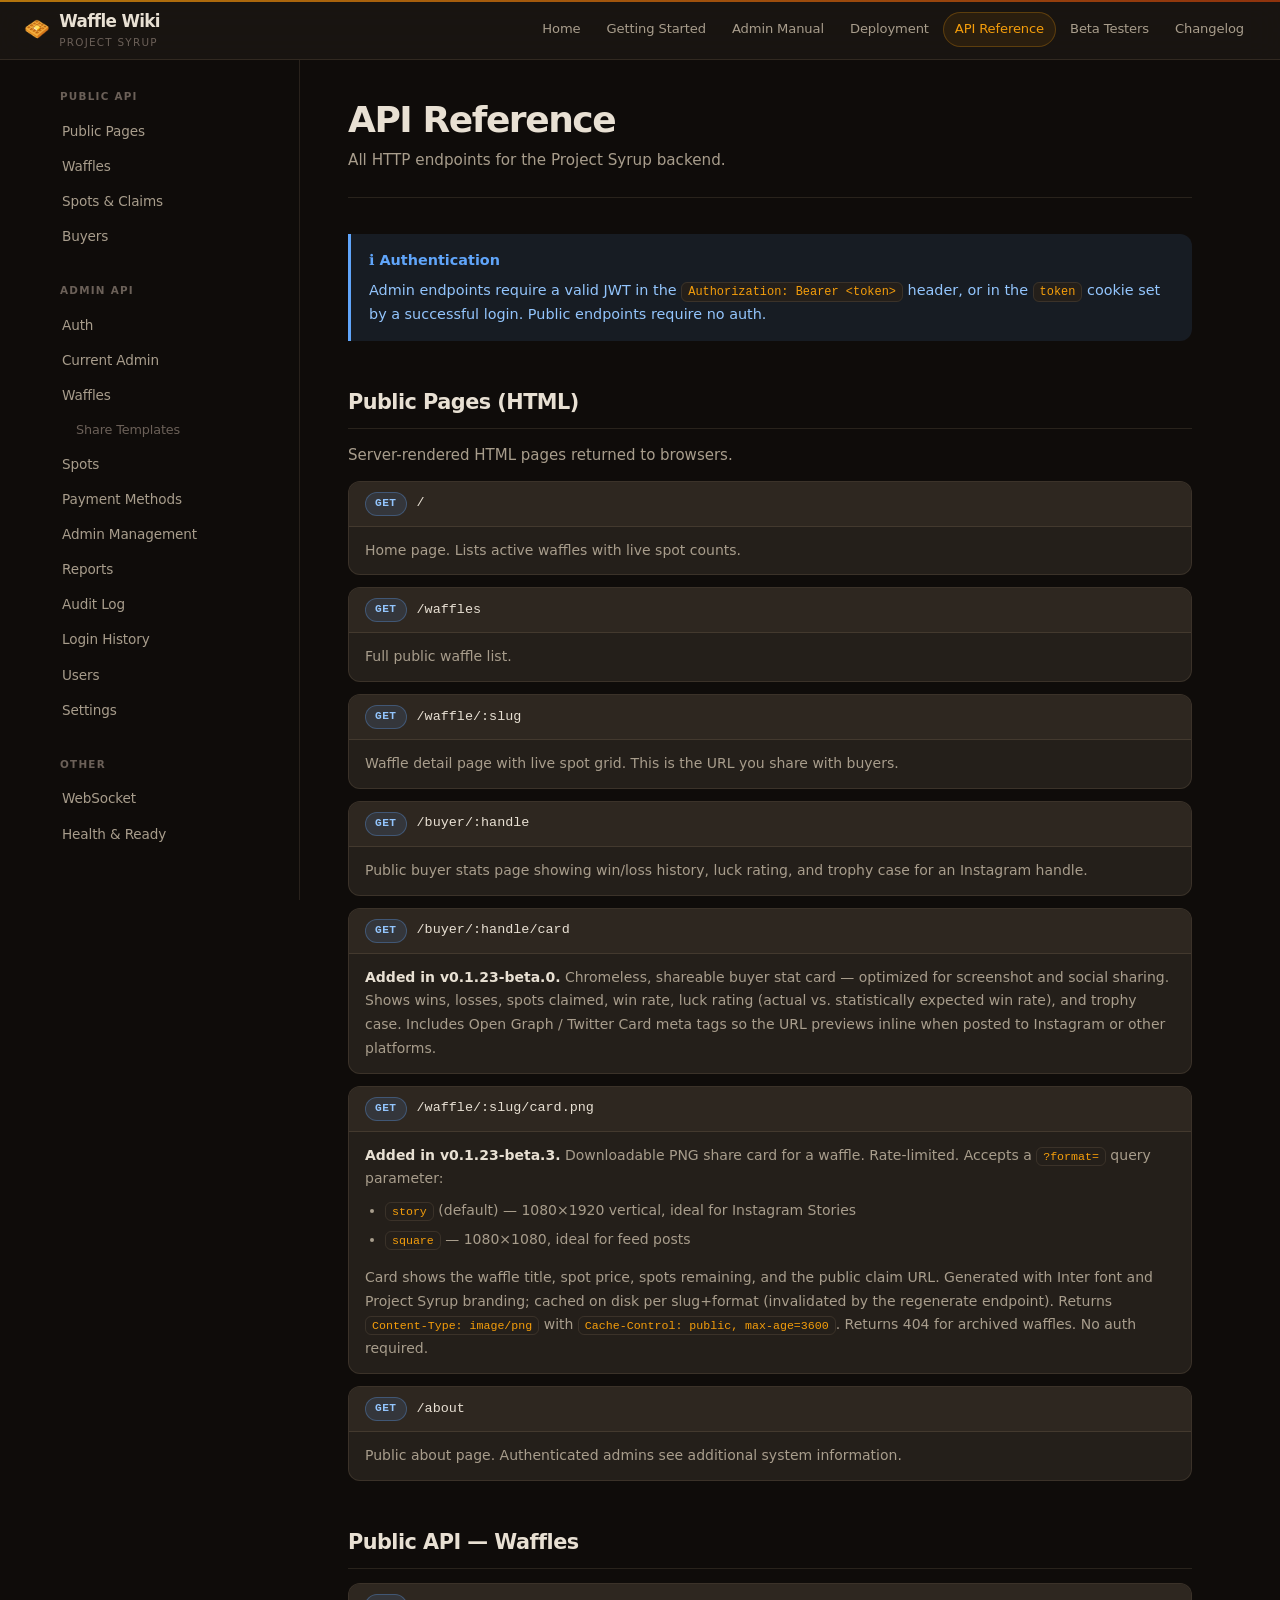
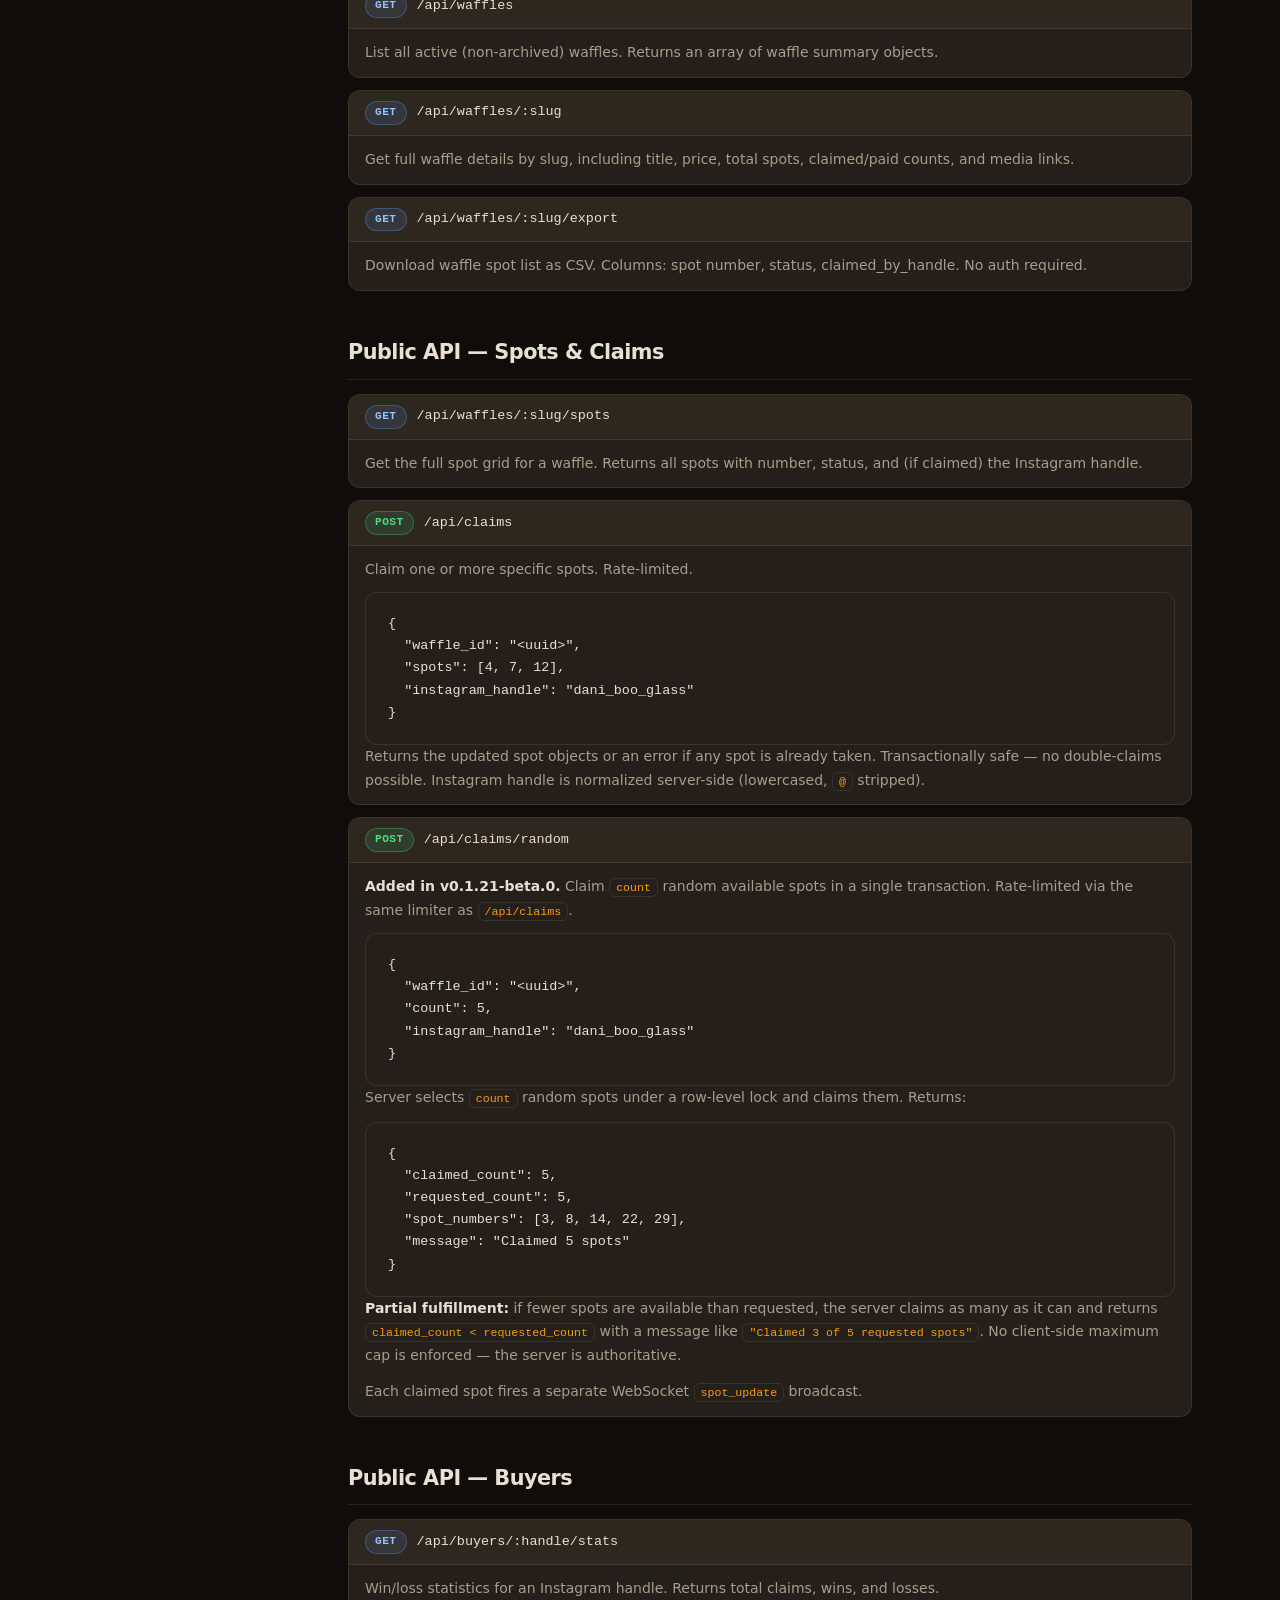
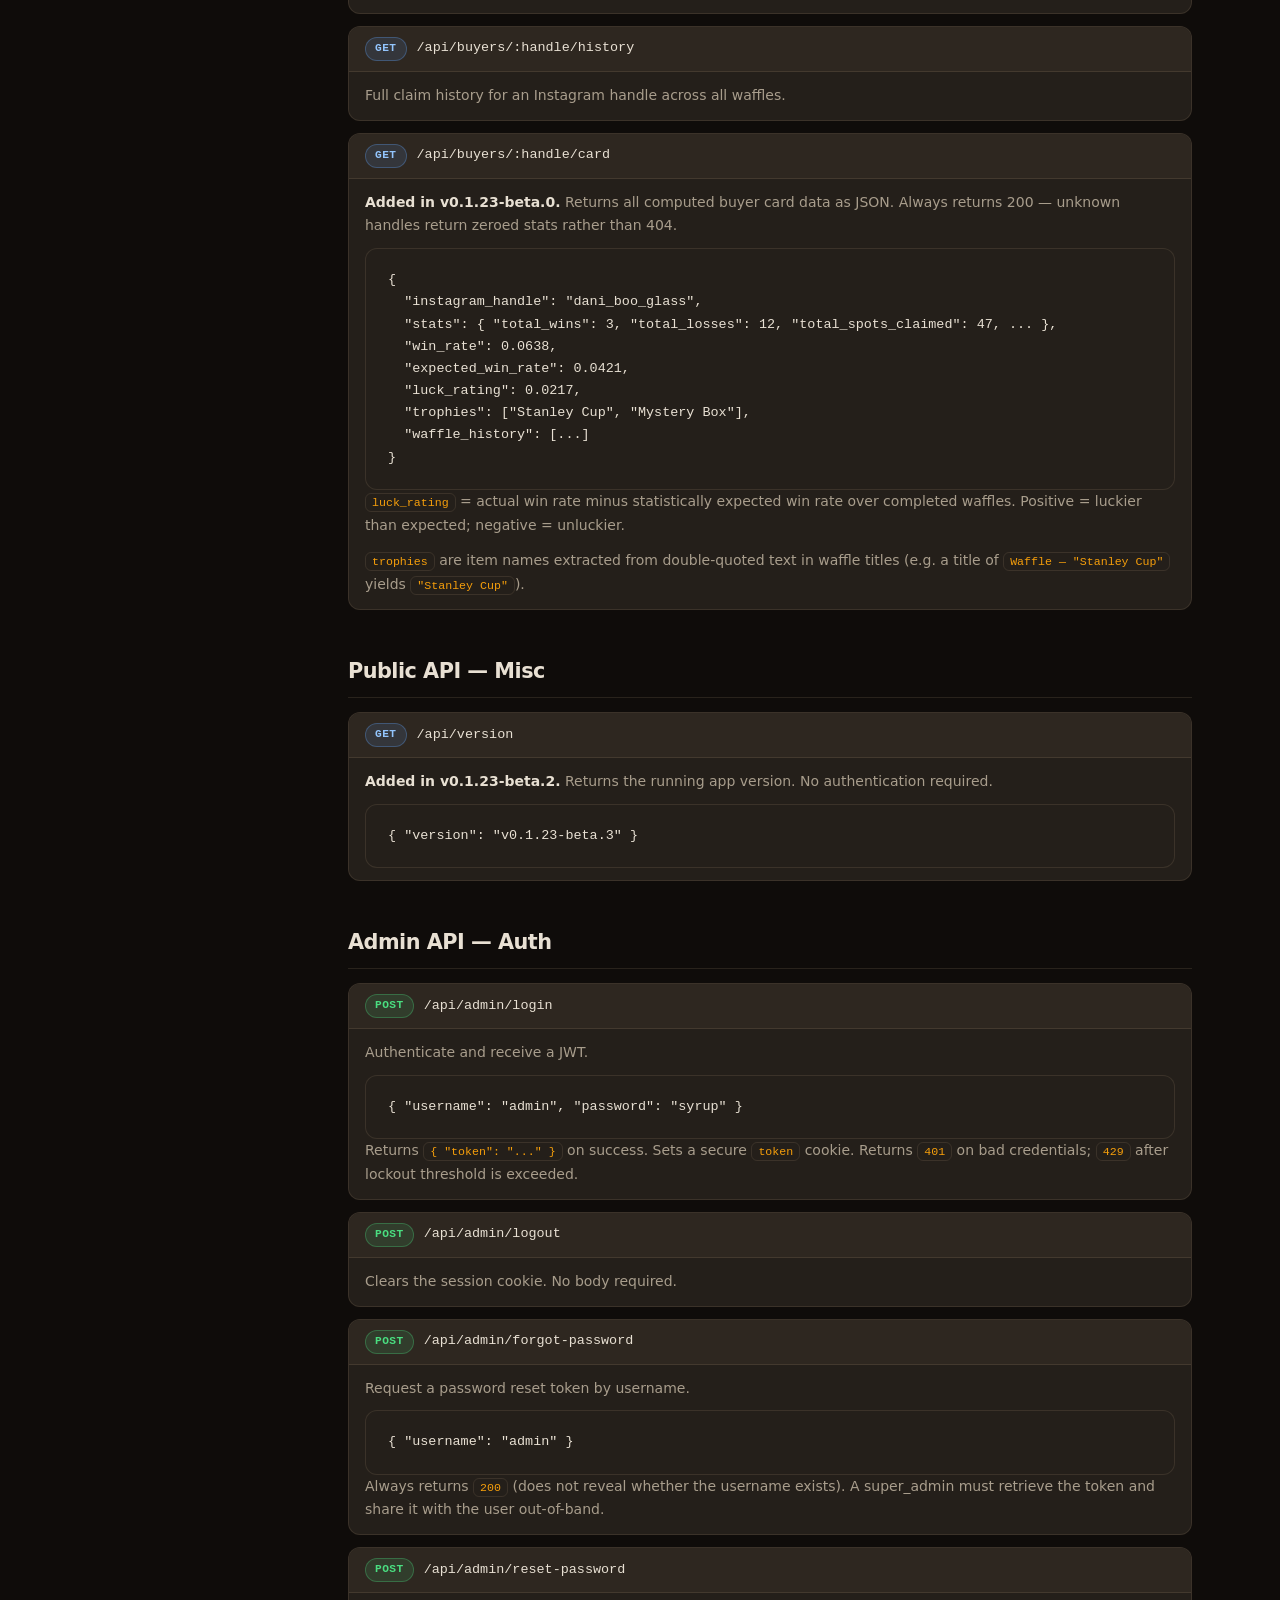
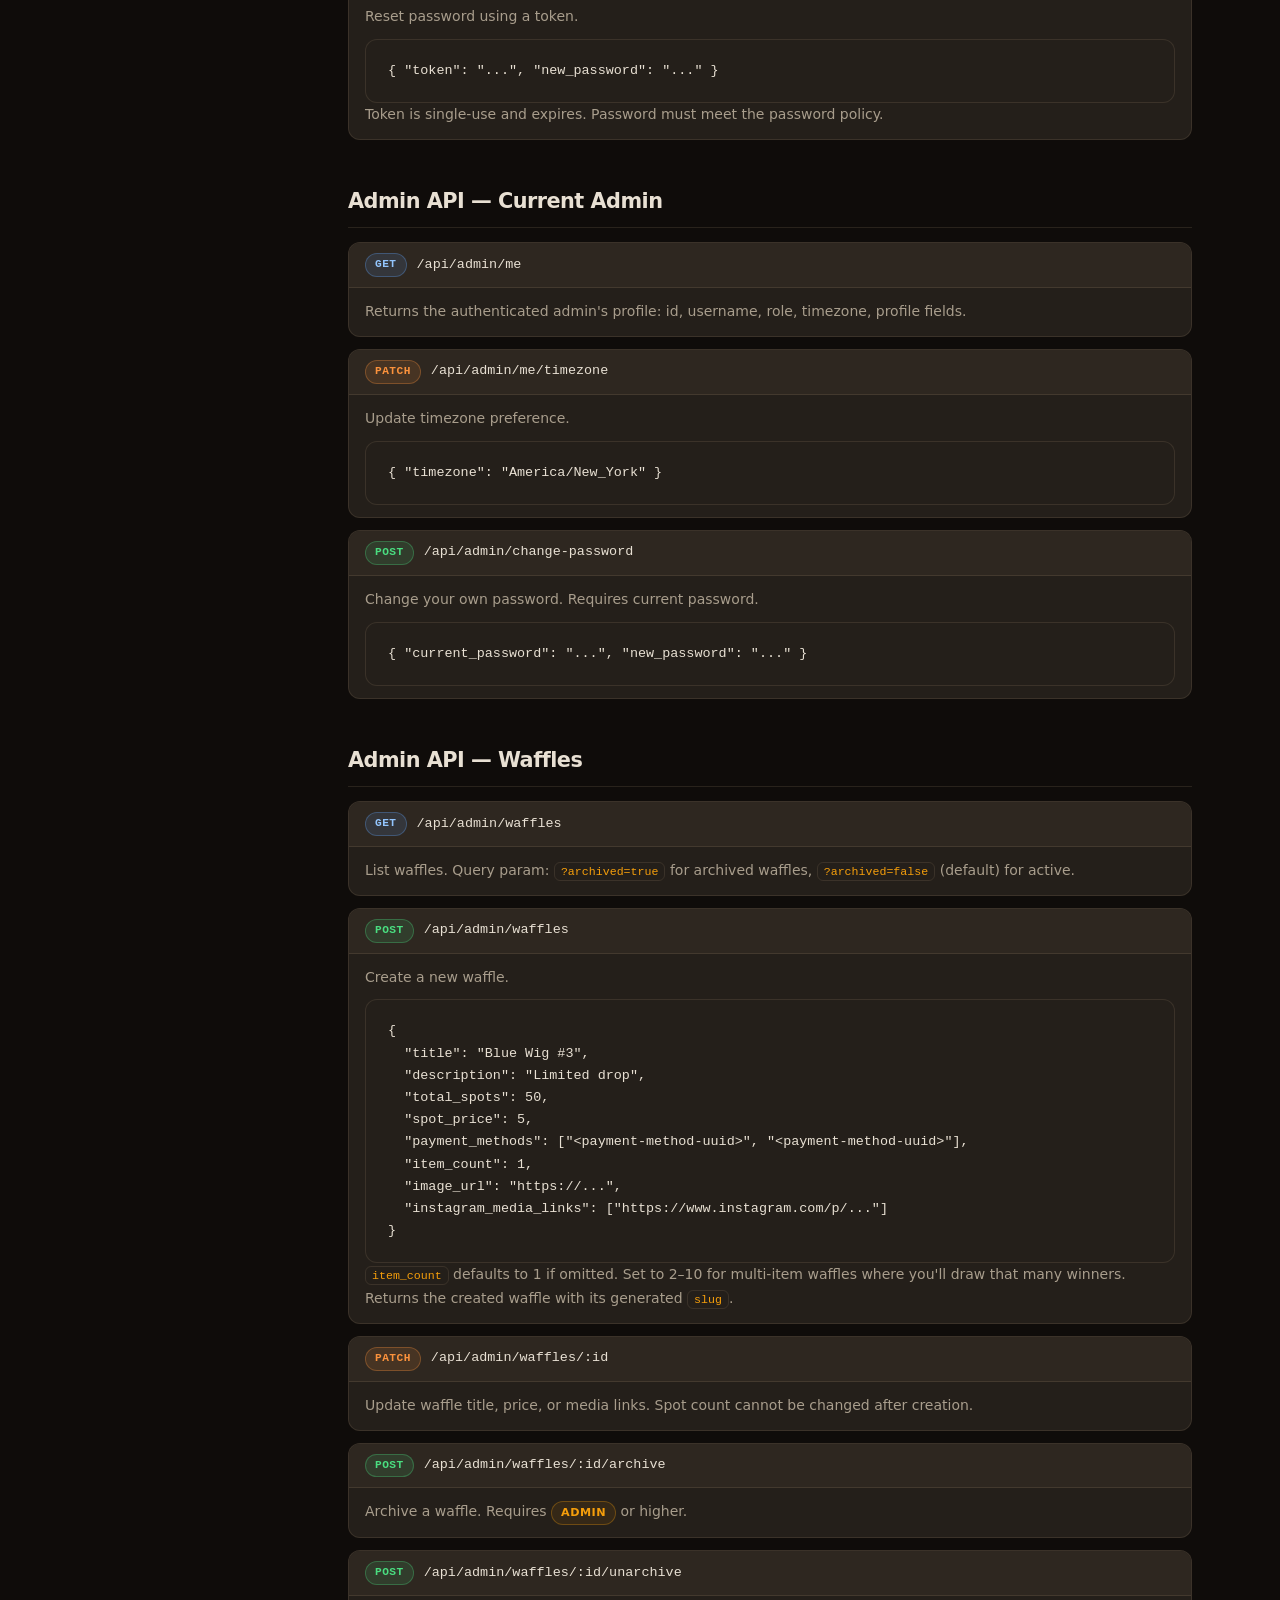
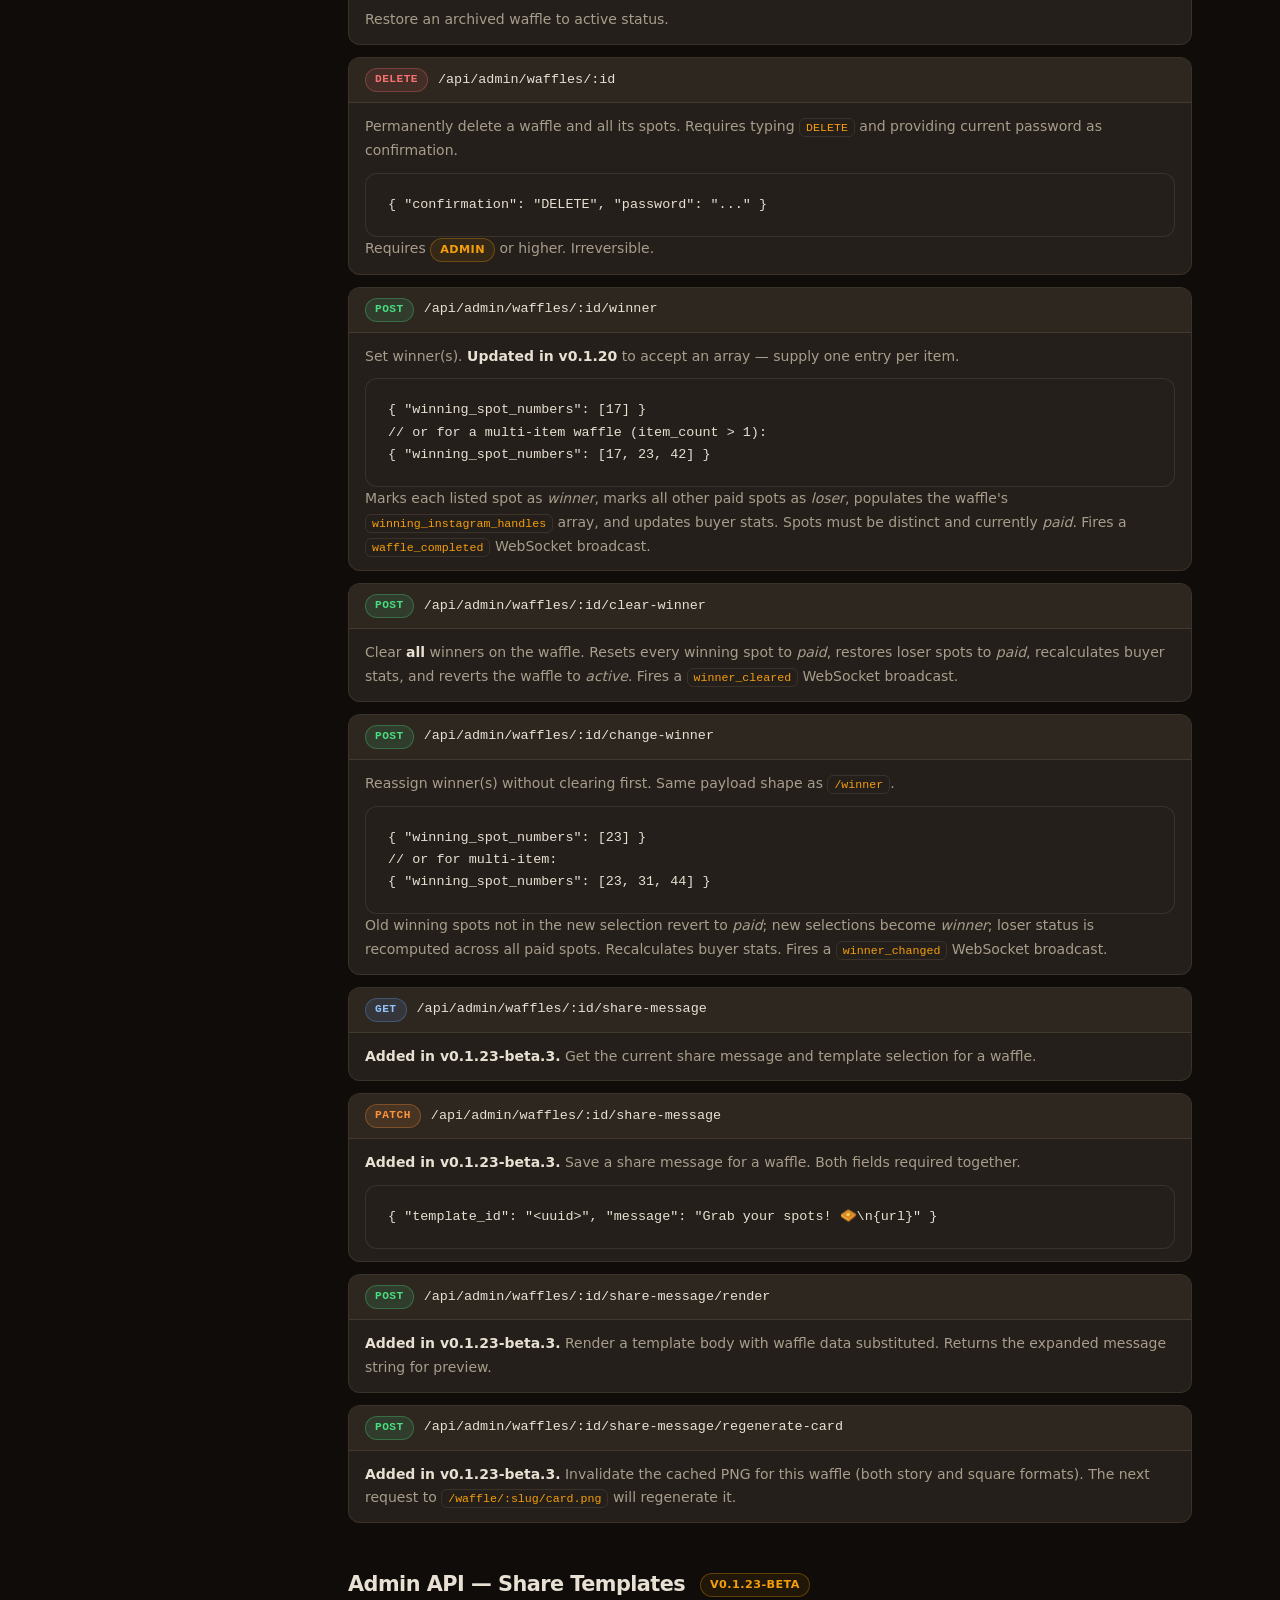
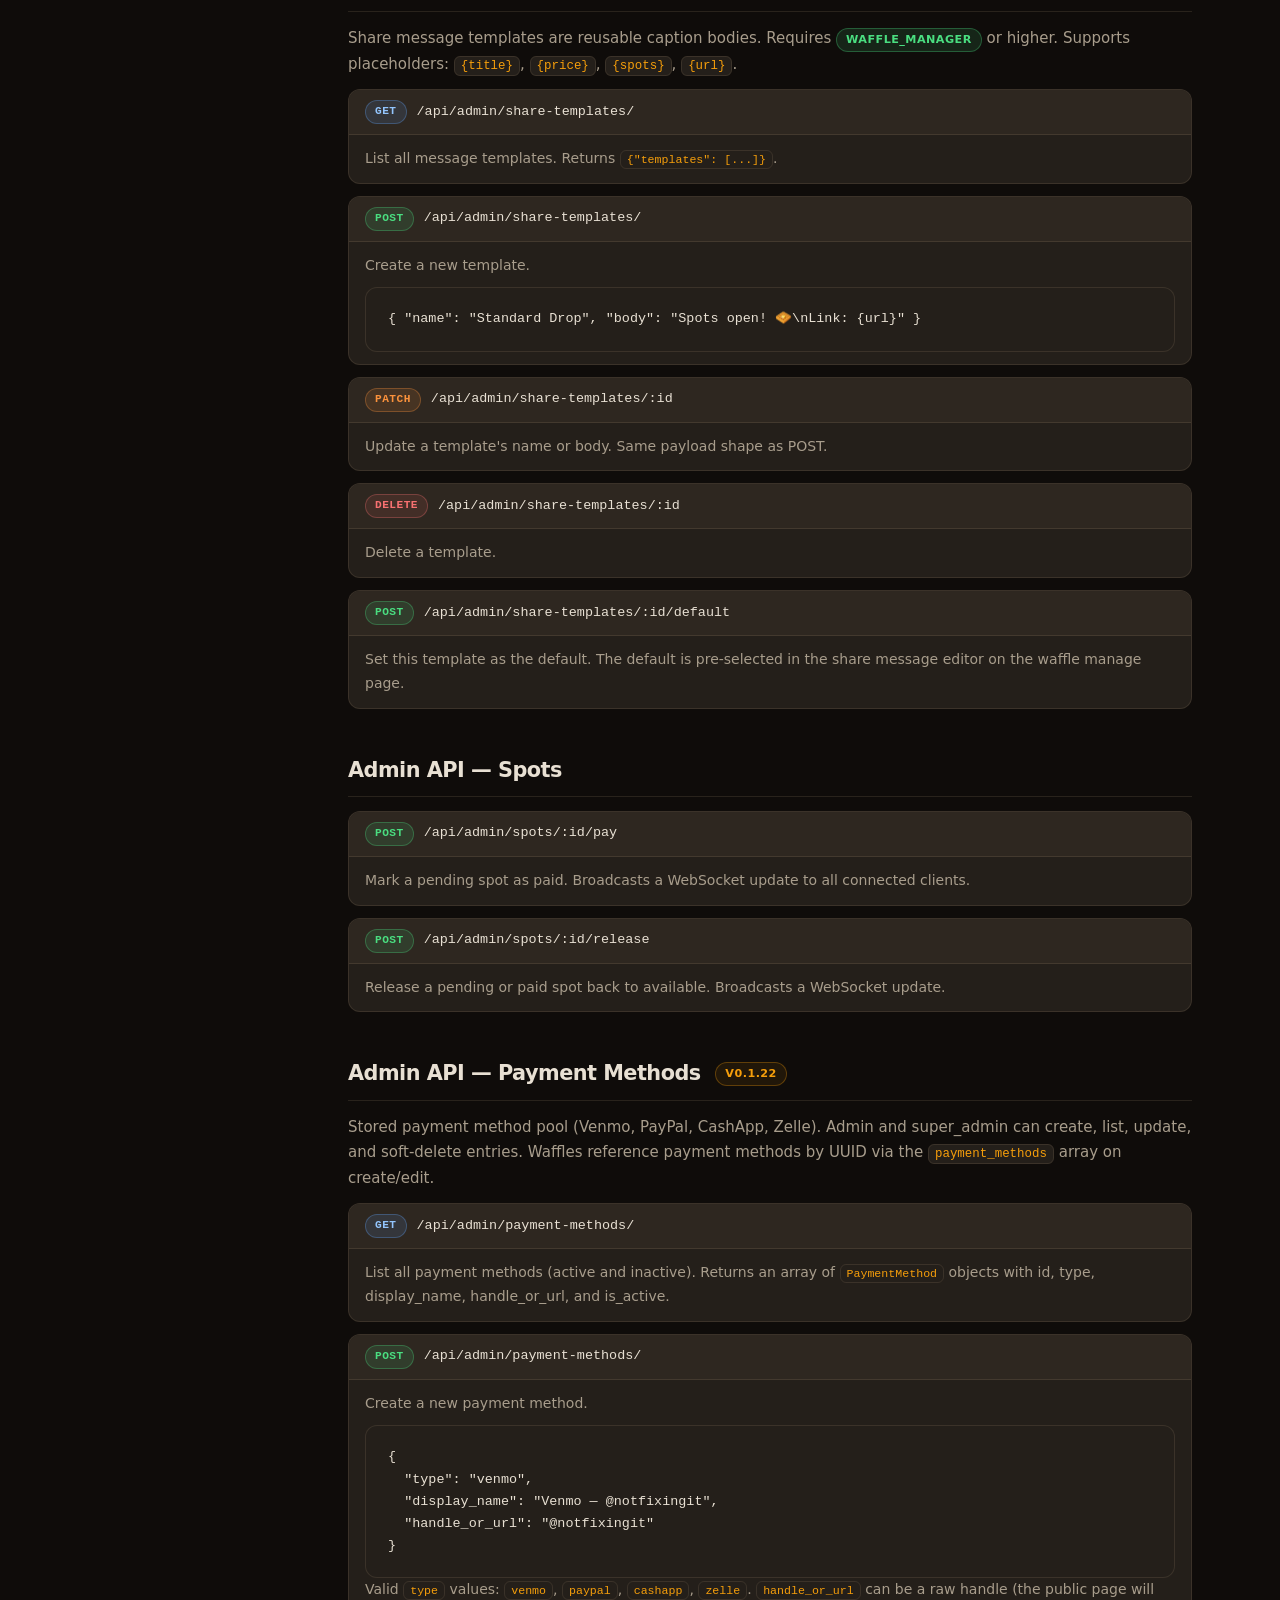
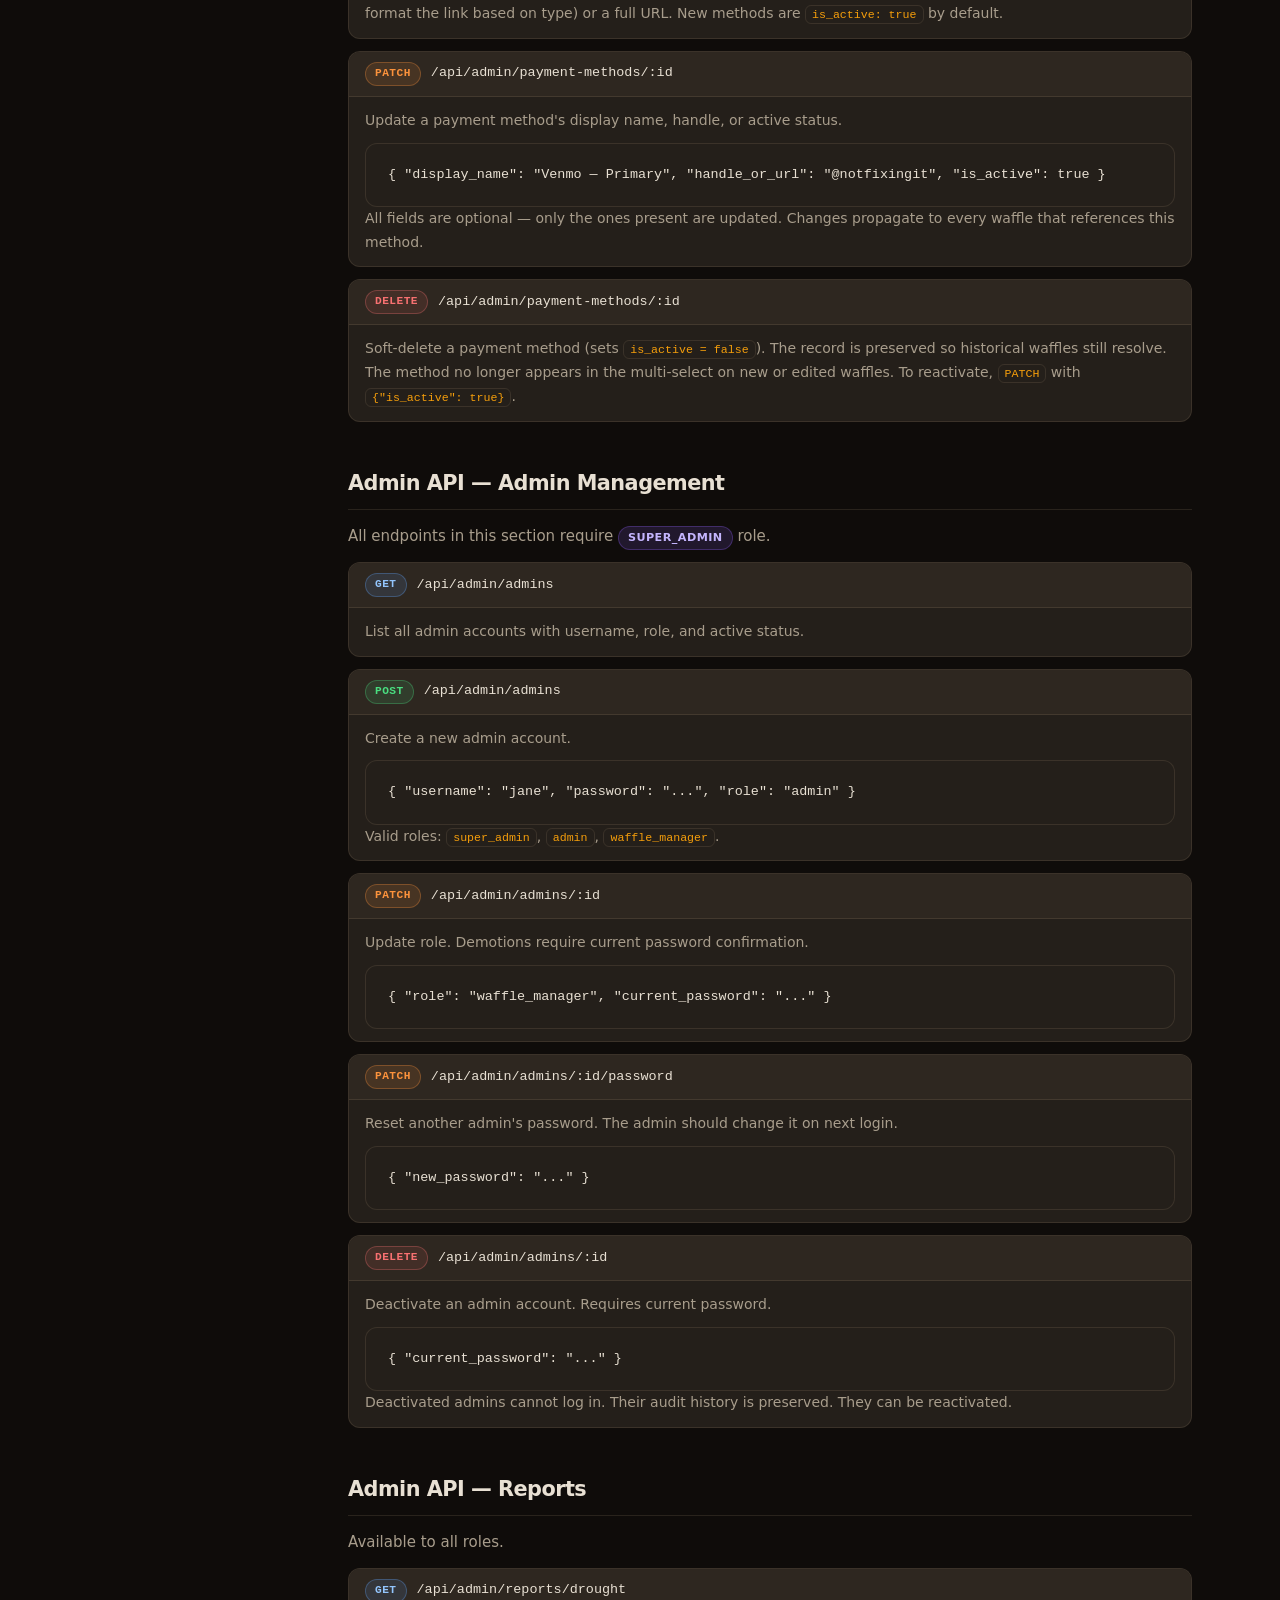
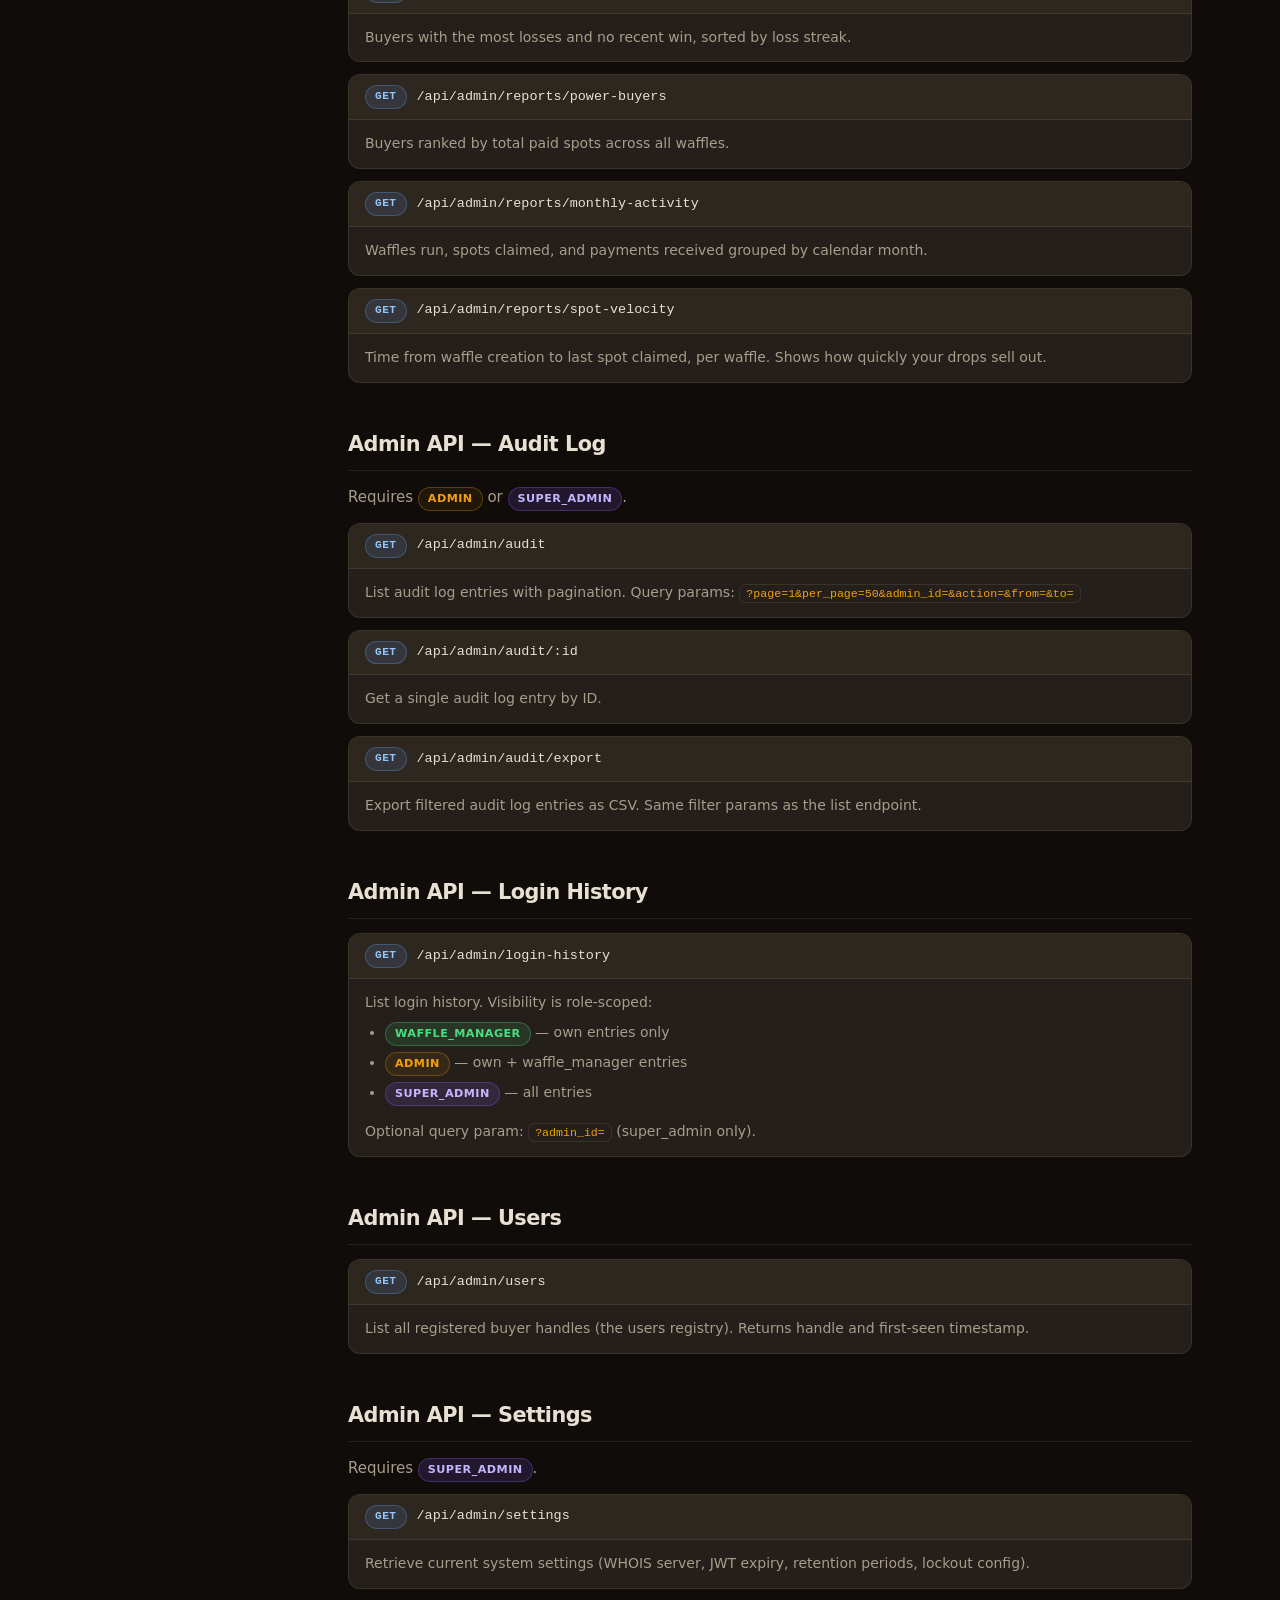
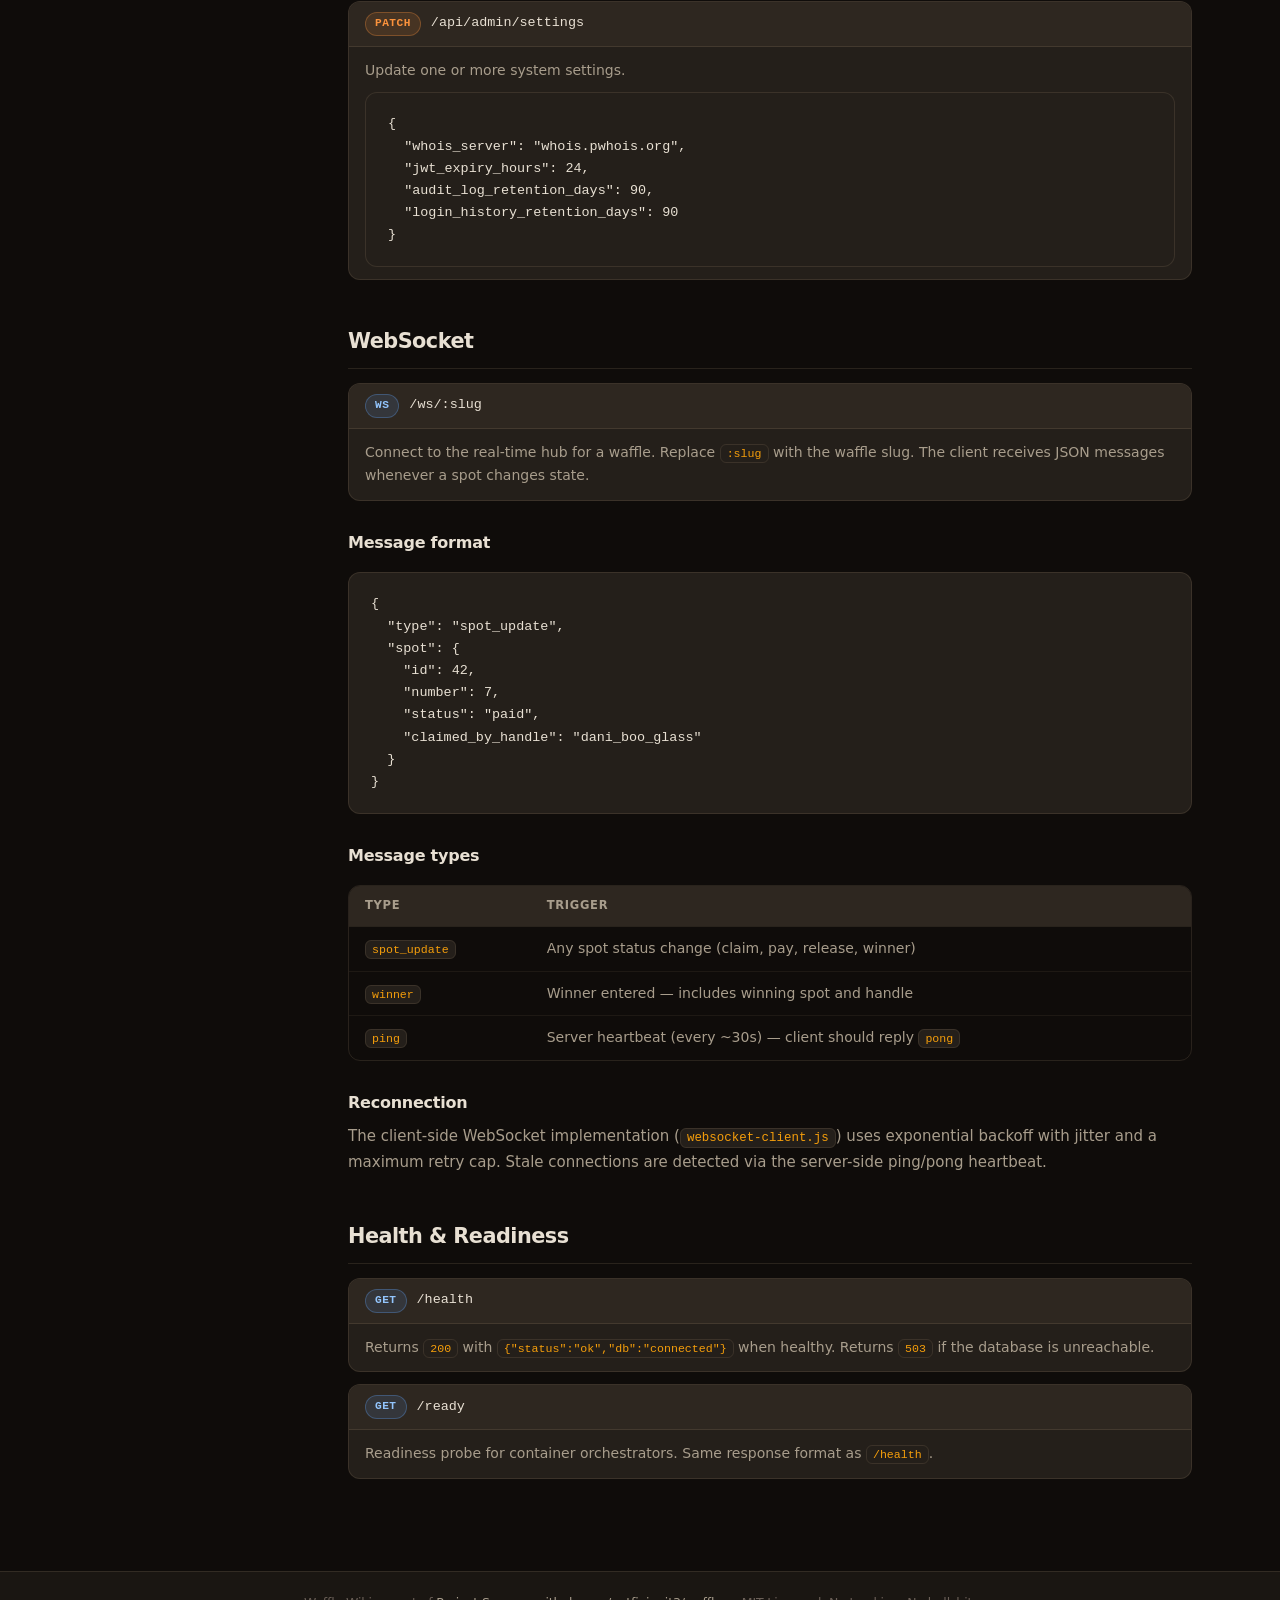
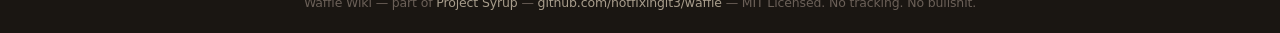
<file: api-reference.html>
<!DOCTYPE html>
<html lang="en">
<head>
  <meta charset="UTF-8" />
  <meta name="viewport" content="width=device-width, initial-scale=1.0" />
  <title>API Reference — Project Syrup Wiki</title>
  <link rel="stylesheet" href="style.css" />
  <link rel="icon" href="favicon.svg" type="image/svg+xml" />
</head>
<body>

<header class="topbar">
  <a href="index.html" class="topbar-logo">
    <span class="logo-emoji">🧇</span>
    <div><span style="display:block">Waffle Wiki</span><span class="logo-sub">Project Syrup</span></div>
  </a>
  <nav class="topbar-nav">
    <a href="index.html">Home</a>
    <a href="getting-started.html">Getting Started</a>
    <a href="admin-manual.html">Admin Manual</a>
    <a href="deployment.html">Deployment</a>
    <a href="api-reference.html" class="active">API Reference</a>
    <a href="beta-testers.html">Beta Testers</a>
    <a href="changelog.html">Changelog</a>
  </nav>
  <button class="hamburger" id="hamburger-btn" aria-label="Open navigation menu" aria-expanded="false">
    <span></span><span></span><span></span>
  </button>
</header>
<nav class="mobile-nav" id="mobile-nav" aria-label="Mobile navigation">
  <a href="index.html">Home</a>
  <a href="getting-started.html">Getting Started</a>
  <a href="admin-manual.html">Admin Manual</a>
  <a href="deployment.html">Deployment</a>
  <a href="api-reference.html">API Reference</a>
  <a href="beta-testers.html">Beta Testers</a>
  <a href="changelog.html">Changelog</a>
</nav>
<script>
(function(){var b=document.getElementById('hamburger-btn'),n=document.getElementById('mobile-nav');b.addEventListener('click',function(){var o=n.classList.toggle('open');b.classList.toggle('open',o);b.setAttribute('aria-expanded',o);});var p=window.location.pathname.split('/').pop()||'index.html';n.querySelectorAll('a').forEach(function(a){if(a.getAttribute('href')===p)a.classList.add('active');});})();
</script>

<div class="layout">
  <aside class="sidebar">
    <div class="sidebar-section">
      <div class="sidebar-section-title">Public API</div>
      <a href="#public-pages" class="sidebar-link">Public Pages</a>
      <a href="#public-waffles" class="sidebar-link">Waffles</a>
      <a href="#public-spots" class="sidebar-link">Spots &amp; Claims</a>
      <a href="#public-buyers" class="sidebar-link">Buyers</a>
    </div>
    <div class="sidebar-section">
      <div class="sidebar-section-title">Admin API</div>
      <a href="#admin-auth" class="sidebar-link">Auth</a>
      <a href="#admin-me" class="sidebar-link">Current Admin</a>
      <a href="#admin-waffles" class="sidebar-link">Waffles</a>
      <a href="#admin-share-templates" class="sidebar-link sub">Share Templates</a>
      <a href="#admin-spots" class="sidebar-link">Spots</a>
      <a href="#admin-payment-methods" class="sidebar-link">Payment Methods</a>
      <a href="#admin-admins" class="sidebar-link">Admin Management</a>
      <a href="#admin-reports" class="sidebar-link">Reports</a>
      <a href="#admin-audit" class="sidebar-link">Audit Log</a>
      <a href="#admin-login-history" class="sidebar-link">Login History</a>
      <a href="#admin-users" class="sidebar-link">Users</a>
      <a href="#admin-settings" class="sidebar-link">Settings</a>
    </div>
    <div class="sidebar-section">
      <div class="sidebar-section-title">Other</div>
      <a href="#websocket" class="sidebar-link">WebSocket</a>
      <a href="#health" class="sidebar-link">Health &amp; Ready</a>
    </div>
  </aside>

  <main class="content">
    <div class="page-header">
      <h1>API Reference</h1>
      <p class="subtitle">All HTTP endpoints for the Project Syrup backend.</p>
    </div>

    <div class="callout info">
      <div class="callout-title">ℹ️ Authentication</div>
      Admin endpoints require a valid JWT in the <code>Authorization: Bearer &lt;token&gt;</code> header,
      or in the <code>token</code> cookie set by a successful login. Public endpoints require no auth.
    </div>

    <!-- ══════════════════════════════ PUBLIC PAGES -->
    <h2 id="public-pages">Public Pages (HTML)</h2>
    <p>Server-rendered HTML pages returned to browsers.</p>

    <div class="endpoint">
      <div class="endpoint-head"><span class="badge badge-get">GET</span> <span class="endpoint-path">/</span></div>
      <div class="endpoint-desc">Home page. Lists active waffles with live spot counts.</div>
    </div>
    <div class="endpoint">
      <div class="endpoint-head"><span class="badge badge-get">GET</span> <span class="endpoint-path">/waffles</span></div>
      <div class="endpoint-desc">Full public waffle list.</div>
    </div>
    <div class="endpoint">
      <div class="endpoint-head"><span class="badge badge-get">GET</span> <span class="endpoint-path">/waffle/:slug</span></div>
      <div class="endpoint-desc">Waffle detail page with live spot grid. This is the URL you share with buyers.</div>
    </div>
    <div class="endpoint">
      <div class="endpoint-head"><span class="badge badge-get">GET</span> <span class="endpoint-path">/buyer/:handle</span></div>
      <div class="endpoint-desc">Public buyer stats page showing win/loss history, luck rating, and trophy case for an Instagram handle.</div>
    </div>
    <div class="endpoint">
      <div class="endpoint-head"><span class="badge badge-get">GET</span> <span class="endpoint-path">/buyer/:handle/card</span></div>
      <div class="endpoint-desc">
        <strong>Added in v0.1.23-beta.0.</strong> Chromeless, shareable buyer stat card — optimized for screenshot and social sharing. Shows wins, losses, spots claimed, win rate, luck rating (actual vs. statistically expected win rate), and trophy case. Includes Open Graph / Twitter Card meta tags so the URL previews inline when posted to Instagram or other platforms.
      </div>
    </div>
    <div class="endpoint">
      <div class="endpoint-head"><span class="badge badge-get">GET</span> <span class="endpoint-path">/waffle/:slug/card.png</span></div>
      <div class="endpoint-desc">
        <strong>Added in v0.1.23-beta.3.</strong> Downloadable PNG share card for a waffle. Rate-limited. Accepts a <code>?format=</code> query parameter:
        <ul>
          <li><code>story</code> (default) — 1080×1920 vertical, ideal for Instagram Stories</li>
          <li><code>square</code> — 1080×1080, ideal for feed posts</li>
        </ul>
        Card shows the waffle title, spot price, spots remaining, and the public claim URL. Generated with Inter font and Project Syrup branding; cached on disk per slug+format (invalidated by the regenerate endpoint). Returns <code>Content-Type: image/png</code> with <code>Cache-Control: public, max-age=3600</code>. Returns 404 for archived waffles. No auth required.
      </div>
    </div>
    <div class="endpoint">
      <div class="endpoint-head"><span class="badge badge-get">GET</span> <span class="endpoint-path">/about</span></div>
      <div class="endpoint-desc">Public about page. Authenticated admins see additional system information.</div>
    </div>

    <!-- ══════════════════════════════ PUBLIC WAFFLES API -->
    <h2 id="public-waffles">Public API — Waffles</h2>

    <div class="endpoint">
      <div class="endpoint-head"><span class="badge badge-get">GET</span> <span class="endpoint-path">/api/waffles</span></div>
      <div class="endpoint-desc">List all active (non-archived) waffles. Returns an array of waffle summary objects.</div>
    </div>
    <div class="endpoint">
      <div class="endpoint-head"><span class="badge badge-get">GET</span> <span class="endpoint-path">/api/waffles/:slug</span></div>
      <div class="endpoint-desc">Get full waffle details by slug, including title, price, total spots, claimed/paid counts, and media links.</div>
    </div>
    <div class="endpoint">
      <div class="endpoint-head"><span class="badge badge-get">GET</span> <span class="endpoint-path">/api/waffles/:slug/export</span></div>
      <div class="endpoint-desc">Download waffle spot list as CSV. Columns: spot number, status, claimed_by_handle. No auth required.</div>
    </div>

    <!-- ══════════════════════════════ PUBLIC SPOTS / CLAIMS -->
    <h2 id="public-spots">Public API — Spots &amp; Claims</h2>

    <div class="endpoint">
      <div class="endpoint-head"><span class="badge badge-get">GET</span> <span class="endpoint-path">/api/waffles/:slug/spots</span></div>
      <div class="endpoint-desc">Get the full spot grid for a waffle. Returns all spots with number, status, and (if claimed) the Instagram handle.</div>
    </div>
    <div class="endpoint">
      <div class="endpoint-head"><span class="badge badge-post">POST</span> <span class="endpoint-path">/api/claims</span></div>
      <div class="endpoint-desc">
        Claim one or more specific spots. Rate-limited.
        <pre><code>{
  "waffle_id": "&lt;uuid&gt;",
  "spots": [4, 7, 12],
  "instagram_handle": "dani_boo_glass"
}</code></pre>
        Returns the updated spot objects or an error if any spot is already taken.
        Transactionally safe — no double-claims possible. Instagram handle is normalized server-side (lowercased, <code>@</code> stripped).
      </div>
    </div>

    <div class="endpoint">
      <div class="endpoint-head"><span class="badge badge-post">POST</span> <span class="endpoint-path">/api/claims/random</span></div>
      <div class="endpoint-desc">
        <strong>Added in v0.1.21-beta.0.</strong> Claim <code>count</code> random available spots in a single transaction. Rate-limited via the same limiter as <code>/api/claims</code>.
        <pre><code>{
  "waffle_id": "&lt;uuid&gt;",
  "count": 5,
  "instagram_handle": "dani_boo_glass"
}</code></pre>
        <p>Server selects <code>count</code> random spots under a row-level lock and claims them. Returns:</p>
        <pre><code>{
  "claimed_count": 5,
  "requested_count": 5,
  "spot_numbers": [3, 8, 14, 22, 29],
  "message": "Claimed 5 spots"
}</code></pre>
        <p><strong>Partial fulfillment:</strong> if fewer spots are available than requested, the server claims as many as it can and returns <code>claimed_count &lt; requested_count</code> with a message like <code>"Claimed 3 of 5 requested spots"</code>. No client-side maximum cap is enforced — the server is authoritative.</p>
        <p>Each claimed spot fires a separate WebSocket <code>spot_update</code> broadcast.</p>
      </div>
    </div>

    <!-- ══════════════════════════════ PUBLIC BUYERS -->
    <h2 id="public-buyers">Public API — Buyers</h2>

    <div class="endpoint">
      <div class="endpoint-head"><span class="badge badge-get">GET</span> <span class="endpoint-path">/api/buyers/:handle/stats</span></div>
      <div class="endpoint-desc">Win/loss statistics for an Instagram handle. Returns total claims, wins, and losses.</div>
    </div>
    <div class="endpoint">
      <div class="endpoint-head"><span class="badge badge-get">GET</span> <span class="endpoint-path">/api/buyers/:handle/history</span></div>
      <div class="endpoint-desc">Full claim history for an Instagram handle across all waffles.</div>
    </div>
    <div class="endpoint">
      <div class="endpoint-head"><span class="badge badge-get">GET</span> <span class="endpoint-path">/api/buyers/:handle/card</span></div>
      <div class="endpoint-desc">
        <strong>Added in v0.1.23-beta.0.</strong> Returns all computed buyer card data as JSON. Always returns 200 — unknown handles return zeroed stats rather than 404.
        <pre><code>{
  "instagram_handle": "dani_boo_glass",
  "stats": { "total_wins": 3, "total_losses": 12, "total_spots_claimed": 47, ... },
  "win_rate": 0.0638,
  "expected_win_rate": 0.0421,
  "luck_rating": 0.0217,
  "trophies": ["Stanley Cup", "Mystery Box"],
  "waffle_history": [...]
}</code></pre>
        <p><code>luck_rating</code> = actual win rate minus statistically expected win rate over completed waffles. Positive = luckier than expected; negative = unluckier.</p>
        <p><code>trophies</code> are item names extracted from double-quoted text in waffle titles (e.g. a title of <code>Waffle — "Stanley Cup"</code> yields <code>"Stanley Cup"</code>).</p>
      </div>
    </div>

    <!-- ══════════════════════════════ PUBLIC MISC -->
    <h2 id="public-misc">Public API — Misc</h2>

    <div class="endpoint">
      <div class="endpoint-head"><span class="badge badge-get">GET</span> <span class="endpoint-path">/api/version</span></div>
      <div class="endpoint-desc">
        <strong>Added in v0.1.23-beta.2.</strong> Returns the running app version. No authentication required.
        <pre><code>{ "version": "v0.1.23-beta.3" }</code></pre>
      </div>
    </div>

    <!-- ══════════════════════════════ ADMIN AUTH -->
    <h2 id="admin-auth">Admin API — Auth</h2>

    <div class="endpoint">
      <div class="endpoint-head"><span class="badge badge-post">POST</span> <span class="endpoint-path">/api/admin/login</span></div>
      <div class="endpoint-desc">
        Authenticate and receive a JWT.
        <pre><code>{ "username": "admin", "password": "syrup" }</code></pre>
        Returns <code>{ "token": "..." }</code> on success. Sets a secure <code>token</code> cookie.
        Returns <code>401</code> on bad credentials; <code>429</code> after lockout threshold is exceeded.
      </div>
    </div>
    <div class="endpoint">
      <div class="endpoint-head"><span class="badge badge-post">POST</span> <span class="endpoint-path">/api/admin/logout</span></div>
      <div class="endpoint-desc">Clears the session cookie. No body required.</div>
    </div>
    <div class="endpoint">
      <div class="endpoint-head"><span class="badge badge-post">POST</span> <span class="endpoint-path">/api/admin/forgot-password</span></div>
      <div class="endpoint-desc">
        Request a password reset token by username.
        <pre><code>{ "username": "admin" }</code></pre>
        Always returns <code>200</code> (does not reveal whether the username exists). A super_admin must retrieve the token and share it with the user out-of-band.
      </div>
    </div>
    <div class="endpoint">
      <div class="endpoint-head"><span class="badge badge-post">POST</span> <span class="endpoint-path">/api/admin/reset-password</span></div>
      <div class="endpoint-desc">
        Reset password using a token.
        <pre><code>{ "token": "...", "new_password": "..." }</code></pre>
        Token is single-use and expires. Password must meet the password policy.
      </div>
    </div>

    <!-- ══════════════════════════════ ADMIN ME -->
    <h2 id="admin-me">Admin API — Current Admin</h2>

    <div class="endpoint">
      <div class="endpoint-head"><span class="badge badge-get">GET</span> <span class="endpoint-path">/api/admin/me</span></div>
      <div class="endpoint-desc">Returns the authenticated admin's profile: id, username, role, timezone, profile fields.</div>
    </div>
    <div class="endpoint">
      <div class="endpoint-head"><span class="badge badge-patch">PATCH</span> <span class="endpoint-path">/api/admin/me/timezone</span></div>
      <div class="endpoint-desc">
        Update timezone preference.
        <pre><code>{ "timezone": "America/New_York" }</code></pre>
      </div>
    </div>
    <div class="endpoint">
      <div class="endpoint-head"><span class="badge badge-post">POST</span> <span class="endpoint-path">/api/admin/change-password</span></div>
      <div class="endpoint-desc">
        Change your own password. Requires current password.
        <pre><code>{ "current_password": "...", "new_password": "..." }</code></pre>
      </div>
    </div>

    <!-- ══════════════════════════════ ADMIN WAFFLES -->
    <h2 id="admin-waffles">Admin API — Waffles</h2>

    <div class="endpoint">
      <div class="endpoint-head"><span class="badge badge-get">GET</span> <span class="endpoint-path">/api/admin/waffles</span></div>
      <div class="endpoint-desc">
        List waffles. Query param: <code>?archived=true</code> for archived waffles, <code>?archived=false</code> (default) for active.
      </div>
    </div>
    <div class="endpoint">
      <div class="endpoint-head"><span class="badge badge-post">POST</span> <span class="endpoint-path">/api/admin/waffles</span></div>
      <div class="endpoint-desc">
        Create a new waffle.
        <pre><code>{
  "title": "Blue Wig #3",
  "description": "Limited drop",
  "total_spots": 50,
  "spot_price": 5,
  "payment_methods": ["&lt;payment-method-uuid&gt;", "&lt;payment-method-uuid&gt;"],
  "item_count": 1,
  "image_url": "https://...",
  "instagram_media_links": ["https://www.instagram.com/p/..."]
}</code></pre>
        <p><code>item_count</code> defaults to 1 if omitted. Set to 2–10 for multi-item waffles where you'll draw that many winners. Returns the created waffle with its generated <code>slug</code>.</p>
      </div>
    </div>
    <div class="endpoint">
      <div class="endpoint-head"><span class="badge badge-patch">PATCH</span> <span class="endpoint-path">/api/admin/waffles/:id</span></div>
      <div class="endpoint-desc">Update waffle title, price, or media links. Spot count cannot be changed after creation.</div>
    </div>
    <div class="endpoint">
      <div class="endpoint-head"><span class="badge badge-post">POST</span> <span class="endpoint-path">/api/admin/waffles/:id/archive</span></div>
      <div class="endpoint-desc">Archive a waffle. Requires <span class="badge badge-admin">admin</span> or higher.</div>
    </div>
    <div class="endpoint">
      <div class="endpoint-head"><span class="badge badge-post">POST</span> <span class="endpoint-path">/api/admin/waffles/:id/unarchive</span></div>
      <div class="endpoint-desc">Restore an archived waffle to active status.</div>
    </div>
    <div class="endpoint">
      <div class="endpoint-head"><span class="badge badge-delete">DELETE</span> <span class="endpoint-path">/api/admin/waffles/:id</span></div>
      <div class="endpoint-desc">
        Permanently delete a waffle and all its spots. Requires typing <code>DELETE</code> and providing current password as confirmation.
        <pre><code>{ "confirmation": "DELETE", "password": "..." }</code></pre>
        Requires <span class="badge badge-admin">admin</span> or higher. Irreversible.
      </div>
    </div>
    <div class="endpoint">
      <div class="endpoint-head"><span class="badge badge-post">POST</span> <span class="endpoint-path">/api/admin/waffles/:id/winner</span></div>
      <div class="endpoint-desc">
        Set winner(s). <strong>Updated in v0.1.20</strong> to accept an array — supply one entry per item.
        <pre><code>{ "winning_spot_numbers": [17] }
// or for a multi-item waffle (item_count &gt; 1):
{ "winning_spot_numbers": [17, 23, 42] }</code></pre>
        Marks each listed spot as <em>winner</em>, marks all other paid spots as <em>loser</em>, populates the waffle's <code>winning_instagram_handles</code> array, and updates buyer stats. Spots must be distinct and currently <em>paid</em>. Fires a <code>waffle_completed</code> WebSocket broadcast.
      </div>
    </div>
    <div class="endpoint">
      <div class="endpoint-head"><span class="badge badge-post">POST</span> <span class="endpoint-path">/api/admin/waffles/:id/clear-winner</span></div>
      <div class="endpoint-desc">Clear <strong>all</strong> winners on the waffle. Resets every winning spot to <em>paid</em>, restores loser spots to <em>paid</em>, recalculates buyer stats, and reverts the waffle to <em>active</em>. Fires a <code>winner_cleared</code> WebSocket broadcast.</div>
    </div>
    <div class="endpoint">
      <div class="endpoint-head"><span class="badge badge-post">POST</span> <span class="endpoint-path">/api/admin/waffles/:id/change-winner</span></div>
      <div class="endpoint-desc">
        Reassign winner(s) without clearing first. Same payload shape as <code>/winner</code>.
        <pre><code>{ "winning_spot_numbers": [23] }
// or for multi-item:
{ "winning_spot_numbers": [23, 31, 44] }</code></pre>
        Old winning spots not in the new selection revert to <em>paid</em>; new selections become <em>winner</em>; loser status is recomputed across all paid spots. Recalculates buyer stats. Fires a <code>winner_changed</code> WebSocket broadcast.
      </div>
    </div>

    <!-- Share message sub-endpoints -->
    <div class="endpoint">
      <div class="endpoint-head"><span class="badge badge-get">GET</span> <span class="endpoint-path">/api/admin/waffles/:id/share-message</span></div>
      <div class="endpoint-desc"><strong>Added in v0.1.23-beta.3.</strong> Get the current share message and template selection for a waffle.</div>
    </div>
    <div class="endpoint">
      <div class="endpoint-head"><span class="badge badge-patch">PATCH</span> <span class="endpoint-path">/api/admin/waffles/:id/share-message</span></div>
      <div class="endpoint-desc">
        <strong>Added in v0.1.23-beta.3.</strong> Save a share message for a waffle. Both fields required together.
        <pre><code>{ "template_id": "&lt;uuid&gt;", "message": "Grab your spots! 🧇\n{url}" }</code></pre>
      </div>
    </div>
    <div class="endpoint">
      <div class="endpoint-head"><span class="badge badge-post">POST</span> <span class="endpoint-path">/api/admin/waffles/:id/share-message/render</span></div>
      <div class="endpoint-desc"><strong>Added in v0.1.23-beta.3.</strong> Render a template body with waffle data substituted. Returns the expanded message string for preview.</div>
    </div>
    <div class="endpoint">
      <div class="endpoint-head"><span class="badge badge-post">POST</span> <span class="endpoint-path">/api/admin/waffles/:id/share-message/regenerate-card</span></div>
      <div class="endpoint-desc"><strong>Added in v0.1.23-beta.3.</strong> Invalidate the cached PNG for this waffle (both story and square formats). The next request to <code>/waffle/:slug/card.png</code> will regenerate it.</div>
    </div>

    <!-- ══════════════════════════════ ADMIN SHARE TEMPLATES -->
    <h2 id="admin-share-templates">Admin API — Share Templates <span class="badge badge-admin" style="margin-left:8px;vertical-align:middle">v0.1.23-beta</span></h2>
    <p>Share message templates are reusable caption bodies. Requires <span class="badge badge-wm">waffle_manager</span> or higher. Supports placeholders: <code>{title}</code>, <code>{price}</code>, <code>{spots}</code>, <code>{url}</code>.</p>

    <div class="endpoint">
      <div class="endpoint-head"><span class="badge badge-get">GET</span> <span class="endpoint-path">/api/admin/share-templates/</span></div>
      <div class="endpoint-desc">List all message templates. Returns <code>{"templates": [...]}</code>.</div>
    </div>
    <div class="endpoint">
      <div class="endpoint-head"><span class="badge badge-post">POST</span> <span class="endpoint-path">/api/admin/share-templates/</span></div>
      <div class="endpoint-desc">
        Create a new template.
        <pre><code>{ "name": "Standard Drop", "body": "Spots open! 🧇\nLink: {url}" }</code></pre>
      </div>
    </div>
    <div class="endpoint">
      <div class="endpoint-head"><span class="badge badge-patch">PATCH</span> <span class="endpoint-path">/api/admin/share-templates/:id</span></div>
      <div class="endpoint-desc">Update a template's name or body. Same payload shape as POST.</div>
    </div>
    <div class="endpoint">
      <div class="endpoint-head"><span class="badge badge-delete">DELETE</span> <span class="endpoint-path">/api/admin/share-templates/:id</span></div>
      <div class="endpoint-desc">Delete a template.</div>
    </div>
    <div class="endpoint">
      <div class="endpoint-head"><span class="badge badge-post">POST</span> <span class="endpoint-path">/api/admin/share-templates/:id/default</span></div>
      <div class="endpoint-desc">Set this template as the default. The default is pre-selected in the share message editor on the waffle manage page.</div>
    </div>

    <!-- ══════════════════════════════ ADMIN SPOTS -->
    <h2 id="admin-spots">Admin API — Spots</h2>

    <div class="endpoint">
      <div class="endpoint-head"><span class="badge badge-post">POST</span> <span class="endpoint-path">/api/admin/spots/:id/pay</span></div>
      <div class="endpoint-desc">Mark a pending spot as paid. Broadcasts a WebSocket update to all connected clients.</div>
    </div>
    <div class="endpoint">
      <div class="endpoint-head"><span class="badge badge-post">POST</span> <span class="endpoint-path">/api/admin/spots/:id/release</span></div>
      <div class="endpoint-desc">Release a pending or paid spot back to available. Broadcasts a WebSocket update.</div>
    </div>

    <!-- ══════════════════════════════ ADMIN PAYMENT METHODS -->
    <h2 id="admin-payment-methods">Admin API — Payment Methods <span class="badge badge-admin" style="margin-left:8px;vertical-align:middle">v0.1.22</span></h2>
    <p>
      Stored payment method pool (Venmo, PayPal, CashApp, Zelle). Admin and super_admin can create, list, update, and soft-delete entries. Waffles reference payment methods by UUID via the <code>payment_methods</code> array on create/edit.
    </p>

    <div class="endpoint">
      <div class="endpoint-head"><span class="badge badge-get">GET</span> <span class="endpoint-path">/api/admin/payment-methods/</span></div>
      <div class="endpoint-desc">List all payment methods (active and inactive). Returns an array of <code>PaymentMethod</code> objects with id, type, display_name, handle_or_url, and is_active.</div>
    </div>

    <div class="endpoint">
      <div class="endpoint-head"><span class="badge badge-post">POST</span> <span class="endpoint-path">/api/admin/payment-methods/</span></div>
      <div class="endpoint-desc">
        Create a new payment method.
        <pre><code>{
  "type": "venmo",
  "display_name": "Venmo — @notfixingit",
  "handle_or_url": "@notfixingit"
}</code></pre>
        Valid <code>type</code> values: <code>venmo</code>, <code>paypal</code>, <code>cashapp</code>, <code>zelle</code>. <code>handle_or_url</code> can be a raw handle (the public page will format the link based on type) or a full URL. New methods are <code>is_active: true</code> by default.
      </div>
    </div>

    <div class="endpoint">
      <div class="endpoint-head"><span class="badge badge-patch">PATCH</span> <span class="endpoint-path">/api/admin/payment-methods/:id</span></div>
      <div class="endpoint-desc">
        Update a payment method's display name, handle, or active status.
        <pre><code>{ "display_name": "Venmo — Primary", "handle_or_url": "@notfixingit", "is_active": true }</code></pre>
        All fields are optional — only the ones present are updated. Changes propagate to every waffle that references this method.
      </div>
    </div>

    <div class="endpoint">
      <div class="endpoint-head"><span class="badge badge-delete">DELETE</span> <span class="endpoint-path">/api/admin/payment-methods/:id</span></div>
      <div class="endpoint-desc">
        Soft-delete a payment method (sets <code>is_active = false</code>). The record is preserved so historical waffles still resolve. The method no longer appears in the multi-select on new or edited waffles. To reactivate, <code>PATCH</code> with <code>{"is_active": true}</code>.
      </div>
    </div>

    <!-- ══════════════════════════════ ADMIN ADMINS -->
    <h2 id="admin-admins">Admin API — Admin Management</h2>
    <p>All endpoints in this section require <span class="badge badge-super">super_admin</span> role.</p>

    <div class="endpoint">
      <div class="endpoint-head"><span class="badge badge-get">GET</span> <span class="endpoint-path">/api/admin/admins</span></div>
      <div class="endpoint-desc">List all admin accounts with username, role, and active status.</div>
    </div>
    <div class="endpoint">
      <div class="endpoint-head"><span class="badge badge-post">POST</span> <span class="endpoint-path">/api/admin/admins</span></div>
      <div class="endpoint-desc">
        Create a new admin account.
        <pre><code>{ "username": "jane", "password": "...", "role": "admin" }</code></pre>
        Valid roles: <code>super_admin</code>, <code>admin</code>, <code>waffle_manager</code>.
      </div>
    </div>
    <div class="endpoint">
      <div class="endpoint-head"><span class="badge badge-patch">PATCH</span> <span class="endpoint-path">/api/admin/admins/:id</span></div>
      <div class="endpoint-desc">
        Update role. Demotions require current password confirmation.
        <pre><code>{ "role": "waffle_manager", "current_password": "..." }</code></pre>
      </div>
    </div>
    <div class="endpoint">
      <div class="endpoint-head"><span class="badge badge-patch">PATCH</span> <span class="endpoint-path">/api/admin/admins/:id/password</span></div>
      <div class="endpoint-desc">
        Reset another admin's password. The admin should change it on next login.
        <pre><code>{ "new_password": "..." }</code></pre>
      </div>
    </div>
    <div class="endpoint">
      <div class="endpoint-head"><span class="badge badge-delete">DELETE</span> <span class="endpoint-path">/api/admin/admins/:id</span></div>
      <div class="endpoint-desc">
        Deactivate an admin account. Requires current password.
        <pre><code>{ "current_password": "..." }</code></pre>
        Deactivated admins cannot log in. Their audit history is preserved. They can be reactivated.
      </div>
    </div>

    <!-- ══════════════════════════════ REPORTS -->
    <h2 id="admin-reports">Admin API — Reports</h2>
    <p>Available to all roles.</p>

    <div class="endpoint">
      <div class="endpoint-head"><span class="badge badge-get">GET</span> <span class="endpoint-path">/api/admin/reports/drought</span></div>
      <div class="endpoint-desc">Buyers with the most losses and no recent win, sorted by loss streak.</div>
    </div>
    <div class="endpoint">
      <div class="endpoint-head"><span class="badge badge-get">GET</span> <span class="endpoint-path">/api/admin/reports/power-buyers</span></div>
      <div class="endpoint-desc">Buyers ranked by total paid spots across all waffles.</div>
    </div>
    <div class="endpoint">
      <div class="endpoint-head"><span class="badge badge-get">GET</span> <span class="endpoint-path">/api/admin/reports/monthly-activity</span></div>
      <div class="endpoint-desc">Waffles run, spots claimed, and payments received grouped by calendar month.</div>
    </div>
    <div class="endpoint">
      <div class="endpoint-head"><span class="badge badge-get">GET</span> <span class="endpoint-path">/api/admin/reports/spot-velocity</span></div>
      <div class="endpoint-desc">Time from waffle creation to last spot claimed, per waffle. Shows how quickly your drops sell out.</div>
    </div>

    <!-- ══════════════════════════════ AUDIT LOG -->
    <h2 id="admin-audit">Admin API — Audit Log</h2>
    <p>Requires <span class="badge badge-admin">admin</span> or <span class="badge badge-super">super_admin</span>.</p>

    <div class="endpoint">
      <div class="endpoint-head"><span class="badge badge-get">GET</span> <span class="endpoint-path">/api/admin/audit</span></div>
      <div class="endpoint-desc">
        List audit log entries with pagination. Query params: <code>?page=1&amp;per_page=50&amp;admin_id=&amp;action=&amp;from=&amp;to=</code>
      </div>
    </div>
    <div class="endpoint">
      <div class="endpoint-head"><span class="badge badge-get">GET</span> <span class="endpoint-path">/api/admin/audit/:id</span></div>
      <div class="endpoint-desc">Get a single audit log entry by ID.</div>
    </div>
    <div class="endpoint">
      <div class="endpoint-head"><span class="badge badge-get">GET</span> <span class="endpoint-path">/api/admin/audit/export</span></div>
      <div class="endpoint-desc">Export filtered audit log entries as CSV. Same filter params as the list endpoint.</div>
    </div>

    <!-- ══════════════════════════════ LOGIN HISTORY -->
    <h2 id="admin-login-history">Admin API — Login History</h2>

    <div class="endpoint">
      <div class="endpoint-head"><span class="badge badge-get">GET</span> <span class="endpoint-path">/api/admin/login-history</span></div>
      <div class="endpoint-desc">
        List login history. Visibility is role-scoped:
        <ul style="margin-top:6px">
          <li><span class="badge badge-wm">waffle_manager</span> — own entries only</li>
          <li><span class="badge badge-admin">admin</span> — own + waffle_manager entries</li>
          <li><span class="badge badge-super">super_admin</span> — all entries</li>
        </ul>
        Optional query param: <code>?admin_id=</code> (super_admin only).
      </div>
    </div>

    <!-- ══════════════════════════════ USERS -->
    <h2 id="admin-users">Admin API — Users</h2>

    <div class="endpoint">
      <div class="endpoint-head"><span class="badge badge-get">GET</span> <span class="endpoint-path">/api/admin/users</span></div>
      <div class="endpoint-desc">List all registered buyer handles (the users registry). Returns handle and first-seen timestamp.</div>
    </div>

    <!-- ══════════════════════════════ SETTINGS -->
    <h2 id="admin-settings">Admin API — Settings</h2>
    <p>Requires <span class="badge badge-super">super_admin</span>.</p>

    <div class="endpoint">
      <div class="endpoint-head"><span class="badge badge-get">GET</span> <span class="endpoint-path">/api/admin/settings</span></div>
      <div class="endpoint-desc">Retrieve current system settings (WHOIS server, JWT expiry, retention periods, lockout config).</div>
    </div>
    <div class="endpoint">
      <div class="endpoint-head"><span class="badge badge-patch">PATCH</span> <span class="endpoint-path">/api/admin/settings</span></div>
      <div class="endpoint-desc">
        Update one or more system settings.
        <pre><code>{
  "whois_server": "whois.pwhois.org",
  "jwt_expiry_hours": 24,
  "audit_log_retention_days": 90,
  "login_history_retention_days": 90
}</code></pre>
      </div>
    </div>

    <!-- ══════════════════════════════ WEBSOCKET -->
    <h2 id="websocket">WebSocket</h2>

    <div class="endpoint">
      <div class="endpoint-head"><span class="badge badge-get">WS</span> <span class="endpoint-path">/ws/:slug</span></div>
      <div class="endpoint-desc">
        Connect to the real-time hub for a waffle. Replace <code>:slug</code> with the waffle slug.
        The client receives JSON messages whenever a spot changes state.
      </div>
    </div>

    <h3>Message format</h3>
    <pre><code>{
  "type": "spot_update",
  "spot": {
    "id": 42,
    "number": 7,
    "status": "paid",
    "claimed_by_handle": "dani_boo_glass"
  }
}</code></pre>

    <h3>Message types</h3>
    <div class="table-wrap">
      <table>
        <thead><tr><th>type</th><th>Trigger</th></tr></thead>
        <tbody>
          <tr><td><code>spot_update</code></td><td>Any spot status change (claim, pay, release, winner)</td></tr>
          <tr><td><code>winner</code></td><td>Winner entered — includes winning spot and handle</td></tr>
          <tr><td><code>ping</code></td><td>Server heartbeat (every ~30s) — client should reply <code>pong</code></td></tr>
        </tbody>
      </table>
    </div>

    <h3>Reconnection</h3>
    <p>The client-side WebSocket implementation (<code>websocket-client.js</code>) uses exponential backoff with jitter and a maximum retry cap. Stale connections are detected via the server-side ping/pong heartbeat.</p>

    <!-- ══════════════════════════════ HEALTH -->
    <h2 id="health">Health &amp; Readiness</h2>

    <div class="endpoint">
      <div class="endpoint-head"><span class="badge badge-get">GET</span> <span class="endpoint-path">/health</span></div>
      <div class="endpoint-desc">
        Returns <code>200</code> with <code>{"status":"ok","db":"connected"}</code> when healthy.
        Returns <code>503</code> if the database is unreachable.
      </div>
    </div>
    <div class="endpoint">
      <div class="endpoint-head"><span class="badge badge-get">GET</span> <span class="endpoint-path">/ready</span></div>
      <div class="endpoint-desc">Readiness probe for container orchestrators. Same response format as <code>/health</code>.</div>
    </div>
  </main>
</div>

<footer>
  Waffle Wiki &mdash; part of <a href="https://projectsyrup.app" target="_blank" rel="noopener">Project Syrup</a> &mdash;
  <a href="https://github.com/notfixingit3/waffle" target="_blank" rel="noopener">github.com/notfixingit3/waffle</a> &mdash;
  MIT Licensed. No tracking. No bullshit.
</footer>


</body>
</html>
</file>
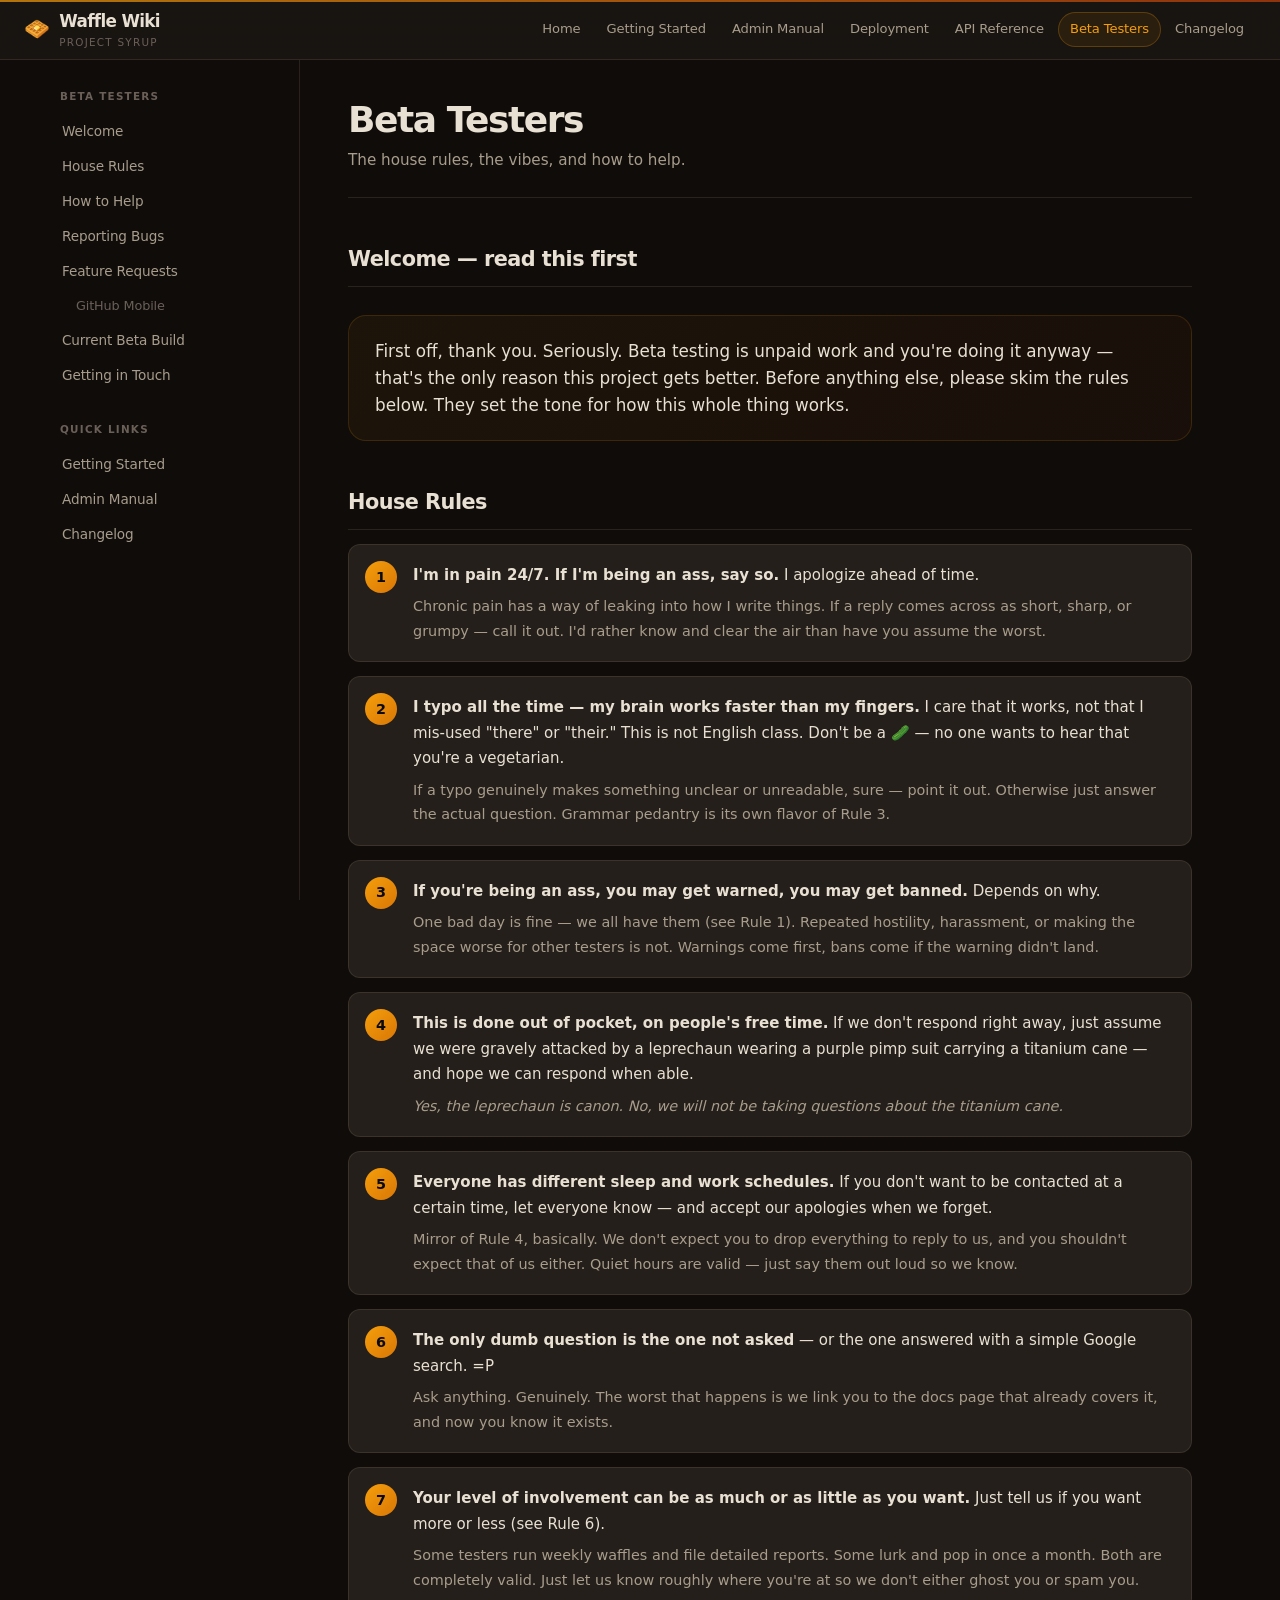
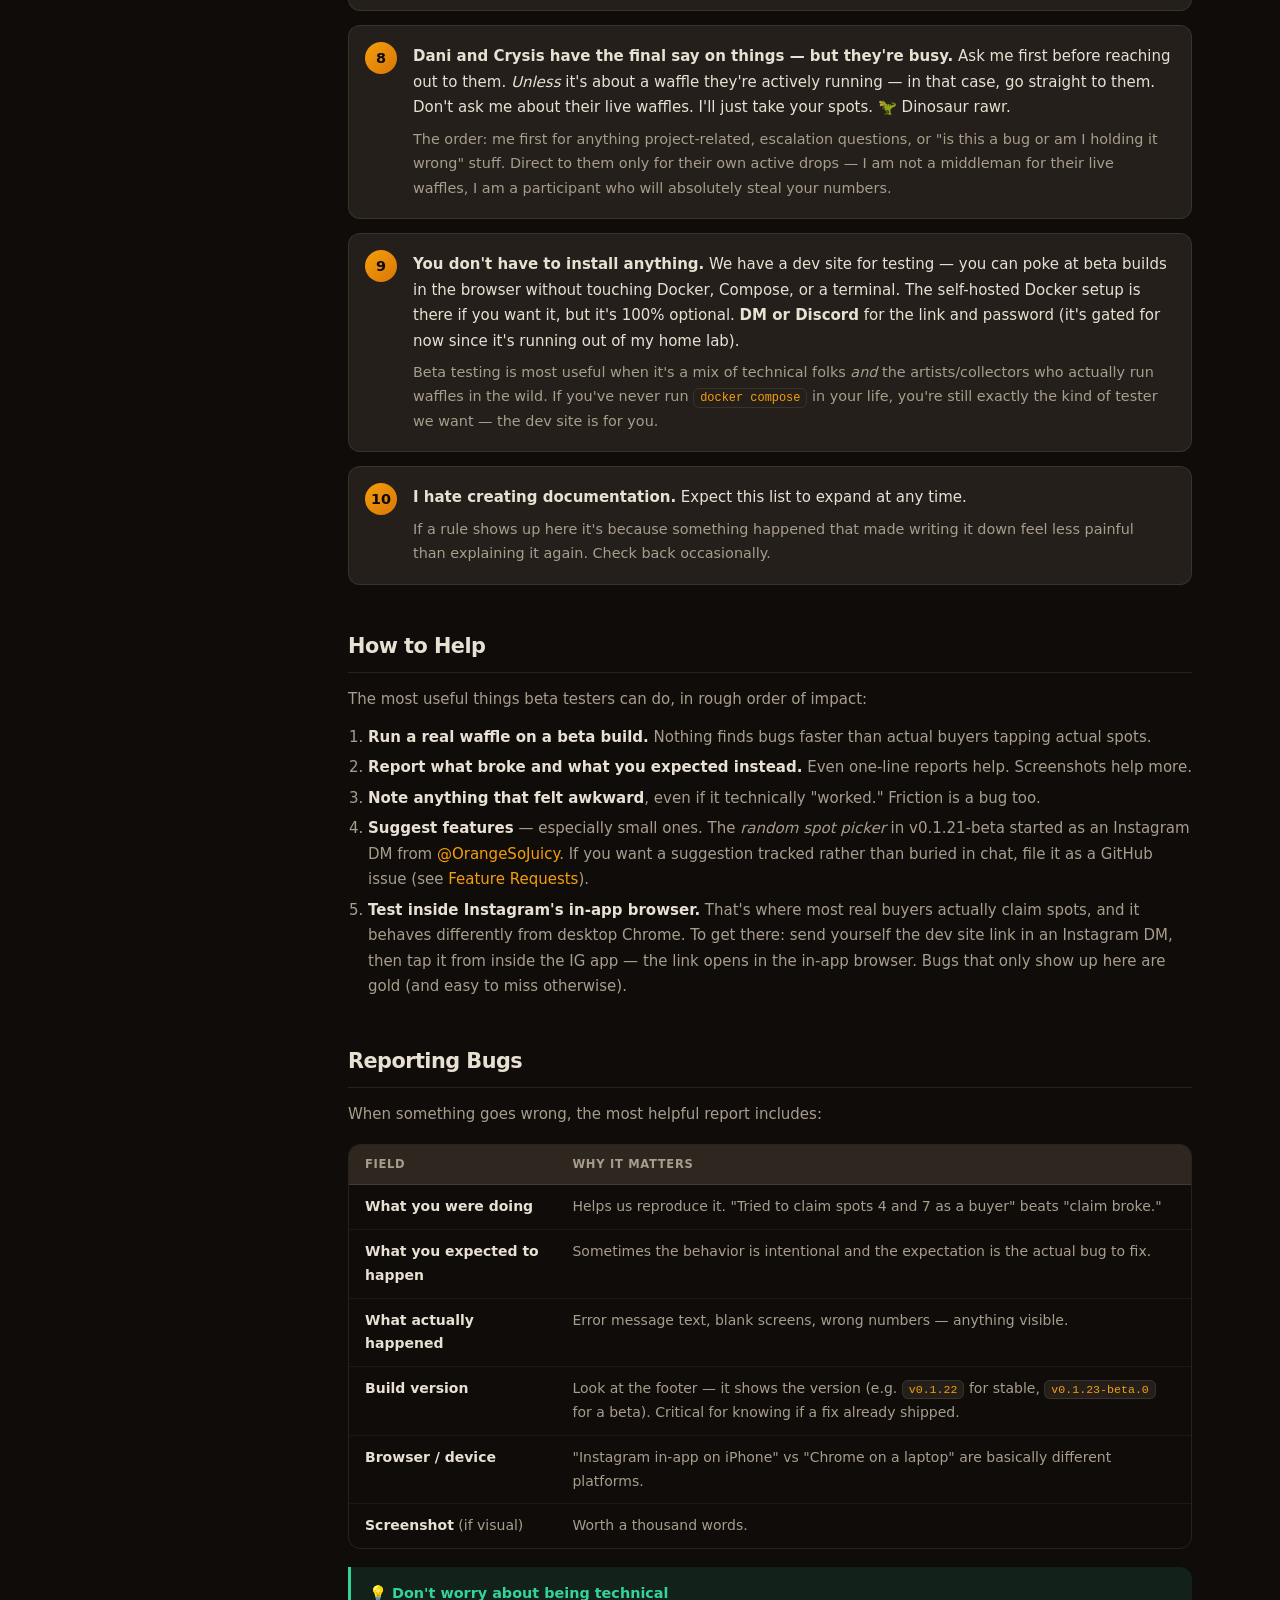
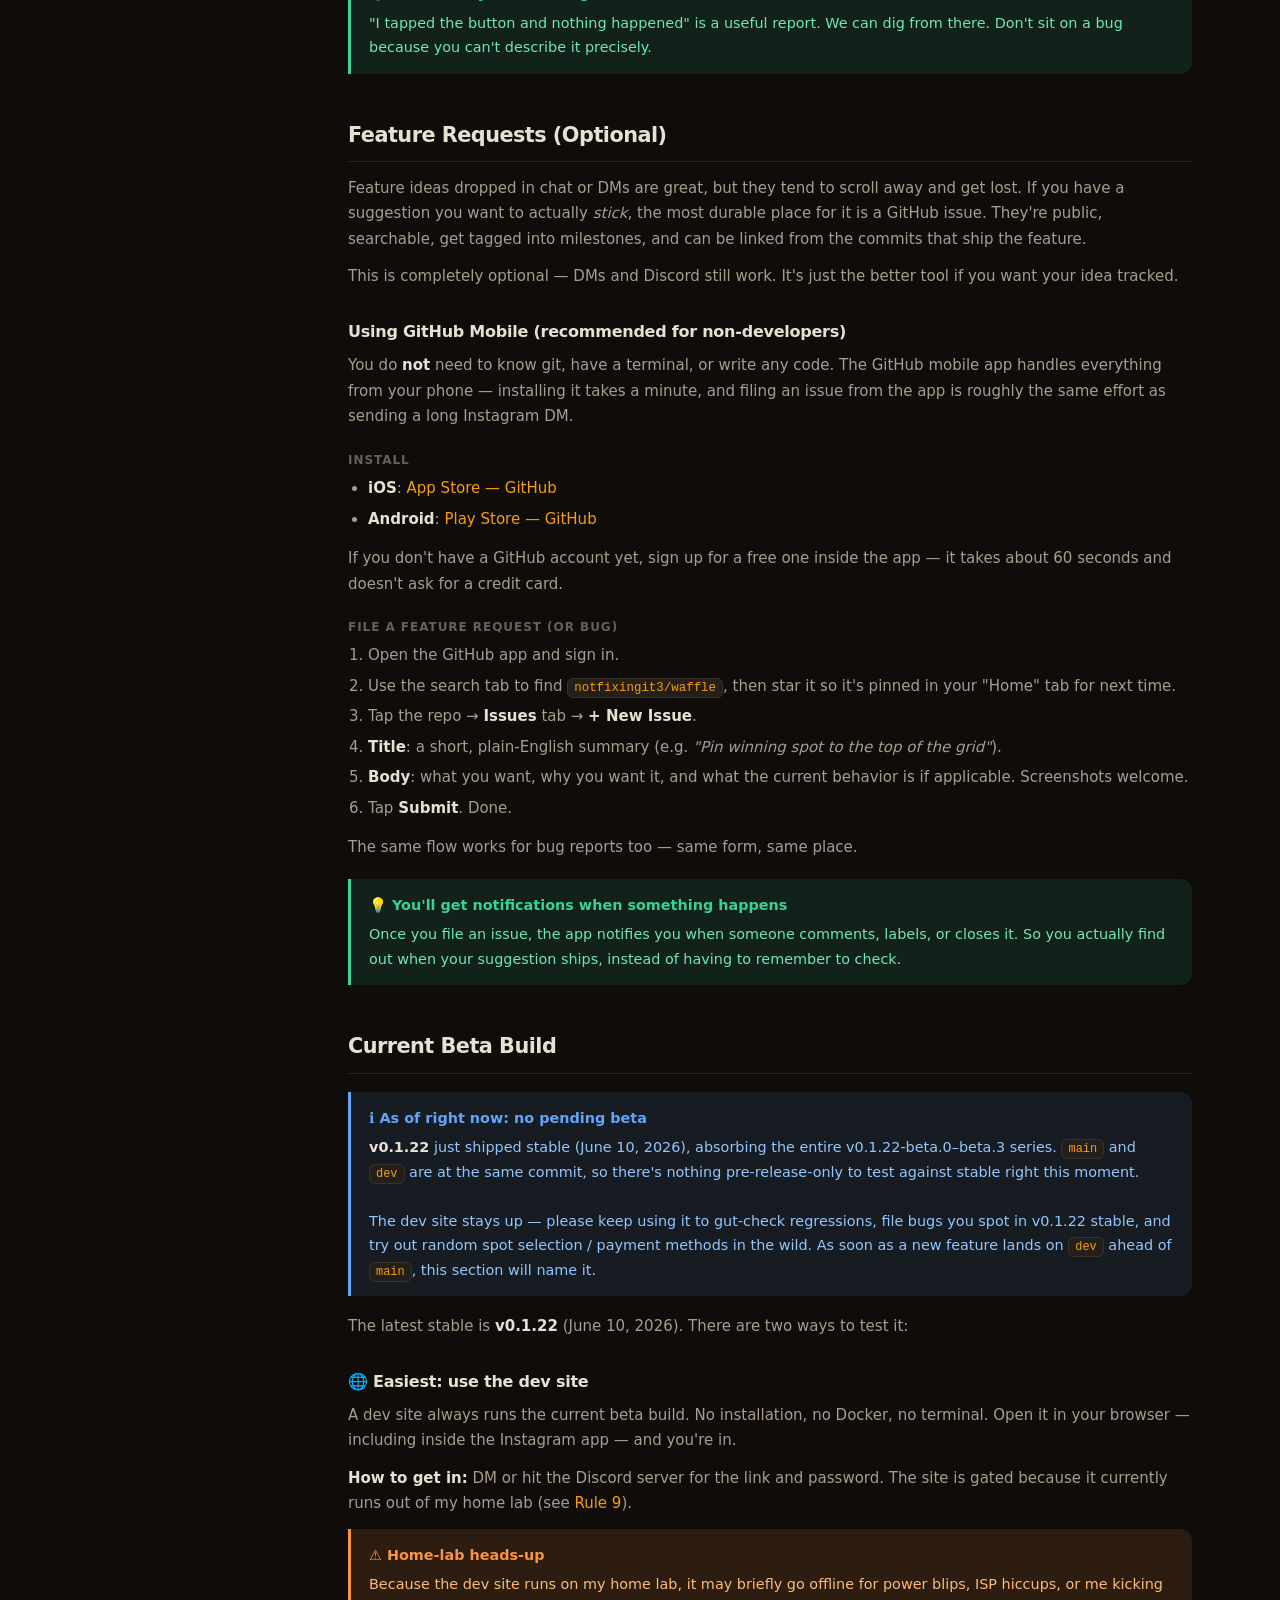
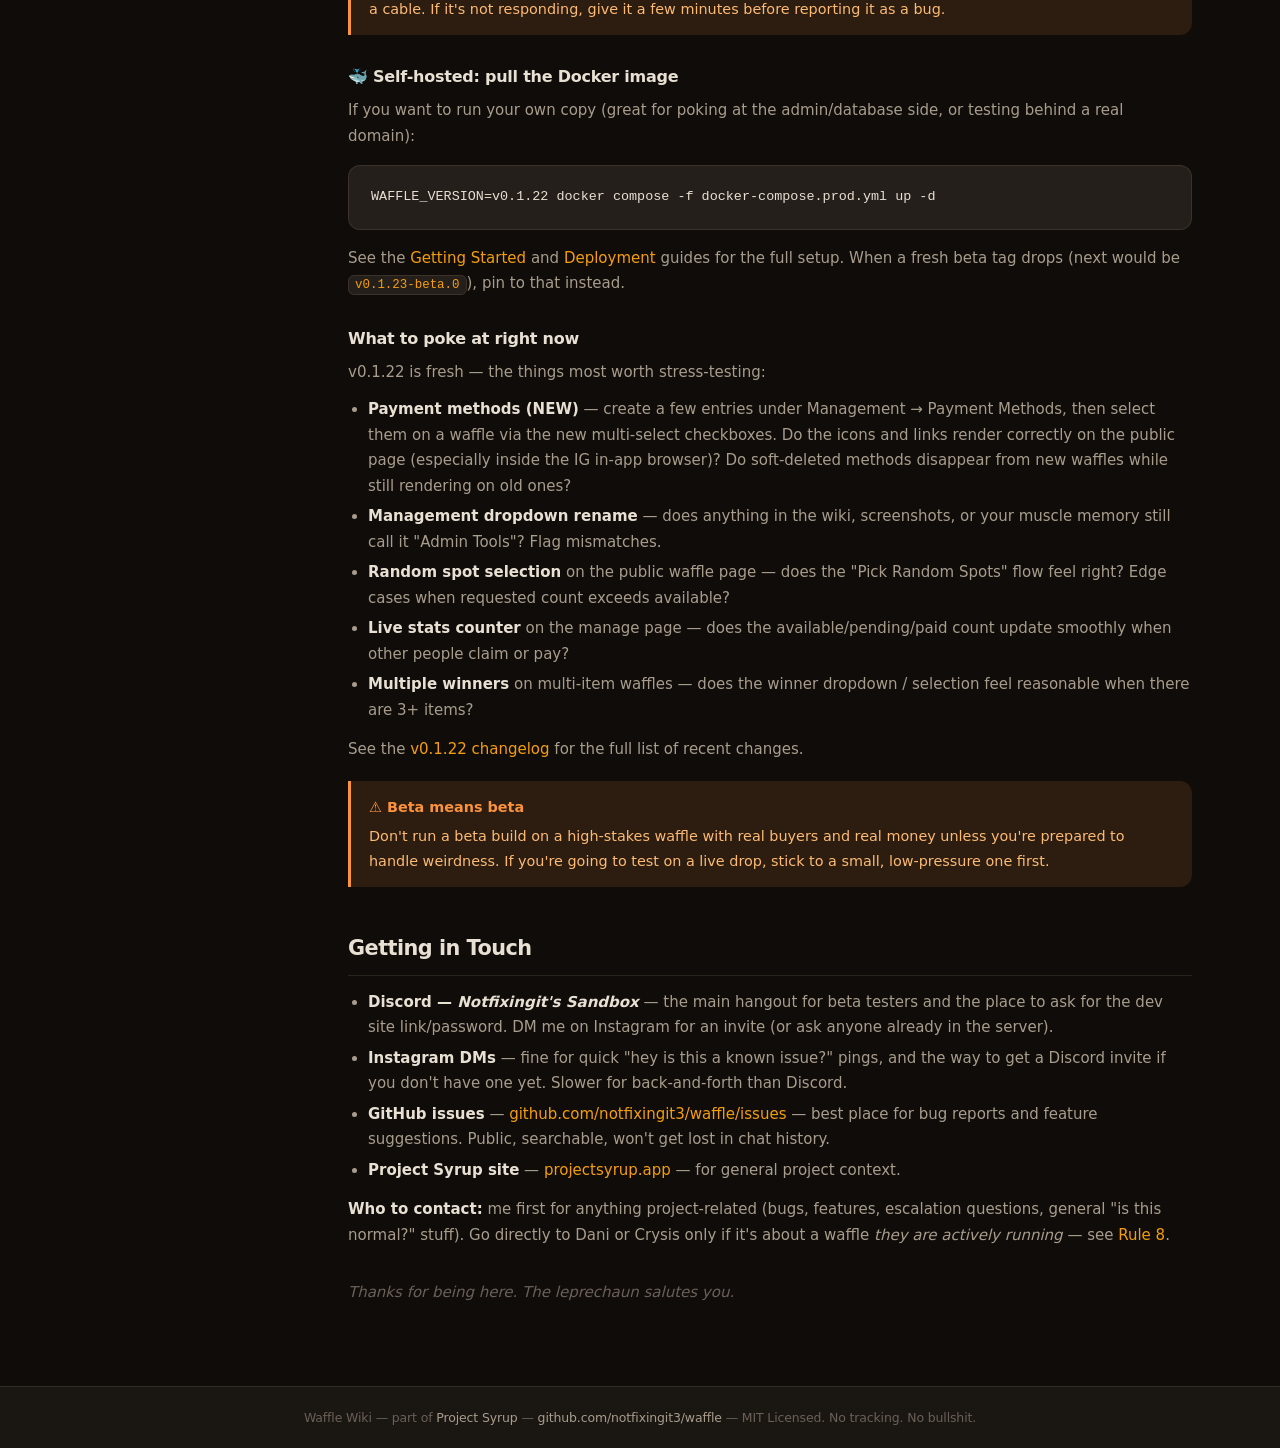
<file: beta-testers.html>
<!DOCTYPE html>
<html lang="en">
<head>
  <meta charset="UTF-8" />
  <meta name="viewport" content="width=device-width, initial-scale=1.0" />
  <title>Beta Testers — Project Syrup Wiki</title>
  <link rel="stylesheet" href="style.css" />
  <link rel="icon" href="favicon.svg" type="image/svg+xml" />
  <style>
    .rule {
      background: var(--surface);
      border: 1px solid var(--border);
      border-radius: var(--radius);
      padding: 18px 20px 18px 64px;
      margin: 14px 0;
      position: relative;
      transition: border-color .15s ease;
    }
    .rule:hover { border-color: var(--border-hover); }
    .rule-num {
      position: absolute;
      left: 16px;
      top: 16px;
      width: 32px;
      height: 32px;
      background: linear-gradient(135deg, var(--accent), var(--accent-dark));
      color: #0a0b12;
      font-weight: 700;
      font-size: .9rem;
      border-radius: 50%;
      display: flex;
      align-items: center;
      justify-content: center;
    }
    .rule p { color: var(--text); margin: 0; }
    .rule p + p { margin-top: 6px; color: var(--text-dim); font-size: .9rem; }
    .vibes {
      background: linear-gradient(135deg, rgba(245,158,11,0.06), rgba(194,65,12,0.06));
      border: 1px solid rgba(245,158,11,0.15);
      border-radius: var(--radius-lg);
      padding: 22px 26px;
      margin: 28px 0;
    }
    .vibes p { color: var(--text); font-size: 1.05rem; line-height: 1.6; }
    .leprechaun {
      font-size: .85rem;
      color: var(--text-muted);
      font-style: italic;
    }
  </style>
</head>
<body>

<header class="topbar">
  <a href="index.html" class="topbar-logo">
    <span class="logo-emoji">🧇</span>
    <div><span style="display:block">Waffle Wiki</span><span class="logo-sub">Project Syrup</span></div>
  </a>
  <nav class="topbar-nav">
    <a href="index.html">Home</a>
    <a href="getting-started.html">Getting Started</a>
    <a href="admin-manual.html">Admin Manual</a>
    <a href="deployment.html">Deployment</a>
    <a href="api-reference.html">API Reference</a>
    <a href="beta-testers.html" class="active">Beta Testers</a>
    <a href="changelog.html">Changelog</a>
  </nav>
  <button class="hamburger" id="hamburger-btn" aria-label="Open navigation menu" aria-expanded="false">
    <span></span><span></span><span></span>
  </button>
</header>
<nav class="mobile-nav" id="mobile-nav" aria-label="Mobile navigation">
  <a href="index.html">Home</a>
  <a href="getting-started.html">Getting Started</a>
  <a href="admin-manual.html">Admin Manual</a>
  <a href="deployment.html">Deployment</a>
  <a href="api-reference.html">API Reference</a>
  <a href="beta-testers.html">Beta Testers</a>
  <a href="changelog.html">Changelog</a>
</nav>
<script>
(function(){var b=document.getElementById('hamburger-btn'),n=document.getElementById('mobile-nav');b.addEventListener('click',function(){var o=n.classList.toggle('open');b.classList.toggle('open',o);b.setAttribute('aria-expanded',o);});var p=window.location.pathname.split('/').pop()||'index.html';n.querySelectorAll('a').forEach(function(a){if(a.getAttribute('href')===p)a.classList.add('active');});})();
</script>

<div class="layout">
  <aside class="sidebar">
    <div class="sidebar-section">
      <div class="sidebar-section-title">Beta Testers</div>
      <a href="#welcome" class="sidebar-link">Welcome</a>
      <a href="#rules" class="sidebar-link">House Rules</a>
      <a href="#how-to-help" class="sidebar-link">How to Help</a>
      <a href="#reporting" class="sidebar-link">Reporting Bugs</a>
      <a href="#feature-requests" class="sidebar-link">Feature Requests</a>
      <a href="#github-mobile" class="sidebar-link sub">GitHub Mobile</a>
      <a href="#current-beta" class="sidebar-link">Current Beta Build</a>
      <a href="#contact" class="sidebar-link">Getting in Touch</a>
    </div>
    <div class="sidebar-section">
      <div class="sidebar-section-title">Quick Links</div>
      <a href="getting-started.html" class="sidebar-link">Getting Started</a>
      <a href="admin-manual.html" class="sidebar-link">Admin Manual</a>
      <a href="changelog.html" class="sidebar-link">Changelog</a>
    </div>
  </aside>

  <main class="content">
    <div class="page-header">
      <h1>Beta Testers</h1>
      <p class="subtitle">The house rules, the vibes, and how to help.</p>
    </div>

    <h2 id="welcome">Welcome — read this first</h2>
    <div class="vibes">
      <p>
        First off, thank you. Seriously. Beta testing is unpaid work and you're doing it anyway —
        that's the only reason this project gets better. Before anything else, please skim the
        rules below. They set the tone for how this whole thing works.
      </p>
    </div>

    <h2 id="rules">House Rules</h2>

    <div class="rule">
      <span class="rule-num">1</span>
      <p><strong>I'm in pain 24/7. If I'm being an ass, say so.</strong> I apologize ahead of time.</p>
      <p>Chronic pain has a way of leaking into how I write things. If a reply comes across as short, sharp, or grumpy — call it out. I'd rather know and clear the air than have you assume the worst.</p>
    </div>

    <div class="rule">
      <span class="rule-num">2</span>
      <p><strong>I typo all the time — my brain works faster than my fingers.</strong> I care that it works, not that I mis-used "there" or "their." This is not English class. Don't be a 🥒 — no one wants to hear that you're a vegetarian.</p>
      <p>If a typo genuinely makes something unclear or unreadable, sure — point it out. Otherwise just answer the actual question. Grammar pedantry is its own flavor of Rule 3.</p>
    </div>

    <div class="rule">
      <span class="rule-num">3</span>
      <p><strong>If you're being an ass, you may get warned, you may get banned.</strong> Depends on why.</p>
      <p>One bad day is fine — we all have them (see Rule 1). Repeated hostility, harassment, or making the space worse for other testers is not. Warnings come first, bans come if the warning didn't land.</p>
    </div>

    <div class="rule">
      <span class="rule-num">4</span>
      <p><strong>This is done out of pocket, on people's free time.</strong> If we don't respond right away, just assume we were gravely attacked by a leprechaun wearing a purple pimp suit carrying a titanium cane — and hope we can respond when able.</p>
      <p class="leprechaun">Yes, the leprechaun is canon. No, we will not be taking questions about the titanium cane.</p>
    </div>

    <div class="rule">
      <span class="rule-num">5</span>
      <p><strong>Everyone has different sleep and work schedules.</strong> If you don't want to be contacted at a certain time, let everyone know — and accept our apologies when we forget.</p>
      <p>Mirror of Rule 4, basically. We don't expect you to drop everything to reply to us, and you shouldn't expect that of us either. Quiet hours are valid — just say them out loud so we know.</p>
    </div>

    <div class="rule">
      <span class="rule-num">6</span>
      <p><strong>The only dumb question is the one not asked</strong> — or the one answered with a simple Google search. =P</p>
      <p>Ask anything. Genuinely. The worst that happens is we link you to the docs page that already covers it, and now you know it exists.</p>
    </div>

    <div class="rule">
      <span class="rule-num">7</span>
      <p><strong>Your level of involvement can be as much or as little as you want.</strong> Just tell us if you want more or less (see Rule 6).</p>
      <p>Some testers run weekly waffles and file detailed reports. Some lurk and pop in once a month. Both are completely valid. Just let us know roughly where you're at so we don't either ghost you or spam you.</p>
    </div>

    <div class="rule">
      <span class="rule-num">8</span>
      <p><strong>Dani and Crysis have the final say on things — but they're busy.</strong> Ask me first before reaching out to them. <em>Unless</em> it's about a waffle they're actively running — in that case, go straight to them. Don't ask me about their live waffles. I'll just take your spots. 🦖 Dinosaur rawr.</p>
      <p>The order: me first for anything project-related, escalation questions, or "is this a bug or am I holding it wrong" stuff. Direct to them only for their own active drops — I am not a middleman for their live waffles, I am a participant who will absolutely steal your numbers.</p>
    </div>

    <div class="rule">
      <span class="rule-num">9</span>
      <p><strong>You don't have to install anything.</strong> We have a dev site for testing — you can poke at beta builds in the browser without touching Docker, Compose, or a terminal. The self-hosted Docker setup is there if you want it, but it's 100% optional. <strong>DM or Discord</strong> for the link and password (it's gated for now since it's running out of my home lab).</p>
      <p>Beta testing is most useful when it's a mix of technical folks <em>and</em> the artists/collectors who actually run waffles in the wild. If you've never run <code>docker compose</code> in your life, you're still exactly the kind of tester we want — the dev site is for you.</p>
    </div>

    <div class="rule">
      <span class="rule-num">10</span>
      <p><strong>I hate creating documentation.</strong> Expect this list to expand at any time.</p>
      <p>If a rule shows up here it's because something happened that made writing it down feel less painful than explaining it again. Check back occasionally.</p>
    </div>

    <h2 id="how-to-help">How to Help</h2>
    <p>The most useful things beta testers can do, in rough order of impact:</p>
    <ol>
      <li><strong>Run a real waffle on a beta build.</strong> Nothing finds bugs faster than actual buyers tapping actual spots.</li>
      <li><strong>Report what broke and what you expected instead.</strong> Even one-line reports help. Screenshots help more.</li>
      <li><strong>Note anything that felt awkward</strong>, even if it technically "worked." Friction is a bug too.</li>
      <li><strong>Suggest features</strong> — especially small ones. The <em>random spot picker</em> in v0.1.21-beta started as an Instagram DM from <a href="https://www.instagram.com/orangesojuicy/" target="_blank" rel="noopener">@OrangeSoJuicy</a>. If you want a suggestion tracked rather than buried in chat, file it as a GitHub issue (see <a href="#feature-requests">Feature Requests</a>).</li>
      <li><strong>Test inside Instagram's in-app browser.</strong> That's where most real buyers actually claim spots, and it behaves differently from desktop Chrome. To get there: send yourself the dev site link in an Instagram DM, then tap it from inside the IG app — the link opens in the in-app browser. Bugs that only show up here are gold (and easy to miss otherwise).</li>
    </ol>

    <h2 id="reporting">Reporting Bugs</h2>
    <p>When something goes wrong, the most helpful report includes:</p>
    <div class="table-wrap">
      <table>
        <thead><tr><th>Field</th><th>Why it matters</th></tr></thead>
        <tbody>
          <tr><td><strong>What you were doing</strong></td><td>Helps us reproduce it. "Tried to claim spots 4 and 7 as a buyer" beats "claim broke."</td></tr>
          <tr><td><strong>What you expected to happen</strong></td><td>Sometimes the behavior is intentional and the expectation is the actual bug to fix.</td></tr>
          <tr><td><strong>What actually happened</strong></td><td>Error message text, blank screens, wrong numbers — anything visible.</td></tr>
          <tr><td><strong>Build version</strong></td><td>Look at the footer — it shows the version (e.g. <code>v0.1.22</code> for stable, <code>v0.1.23-beta.0</code> for a beta). Critical for knowing if a fix already shipped.</td></tr>
          <tr><td><strong>Browser / device</strong></td><td>"Instagram in-app on iPhone" vs "Chrome on a laptop" are basically different platforms.</td></tr>
          <tr><td><strong>Screenshot</strong> (if visual)</td><td>Worth a thousand words.</td></tr>
        </tbody>
      </table>
    </div>

    <div class="callout tip">
      <div class="callout-title">💡 Don't worry about being technical</div>
      "I tapped the button and nothing happened" is a useful report. We can dig from there. Don't sit on a bug because you can't describe it precisely.
    </div>

    <h2 id="feature-requests">Feature Requests (Optional)</h2>
    <p>
      Feature ideas dropped in chat or DMs are great, but they tend to scroll away and get lost.
      If you have a suggestion you want to actually <em>stick</em>, the most durable place for it is a GitHub issue.
      They're public, searchable, get tagged into milestones, and can be linked from the commits that ship the feature.
    </p>
    <p>
      This is completely optional — DMs and Discord still work. It's just the better tool if you want your idea tracked.
    </p>

    <h3 id="github-mobile">Using GitHub Mobile (recommended for non-developers)</h3>
    <p>
      You do <strong>not</strong> need to know git, have a terminal, or write any code.
      The GitHub mobile app handles everything from your phone — installing it takes a minute,
      and filing an issue from the app is roughly the same effort as sending a long Instagram DM.
    </p>

    <h4>Install</h4>
    <ul>
      <li><strong>iOS</strong>: <a href="https://apps.apple.com/app/github/id1477376905" target="_blank" rel="noopener">App Store — GitHub</a></li>
      <li><strong>Android</strong>: <a href="https://play.google.com/store/apps/details?id=com.github.android" target="_blank" rel="noopener">Play Store — GitHub</a></li>
    </ul>
    <p>If you don't have a GitHub account yet, sign up for a free one inside the app — it takes about 60 seconds and doesn't ask for a credit card.</p>

    <h4>File a feature request (or bug)</h4>
    <ol>
      <li>Open the GitHub app and sign in.</li>
      <li>Use the search tab to find <code>notfixingit3/waffle</code>, then star it so it's pinned in your "Home" tab for next time.</li>
      <li>Tap the repo → <strong>Issues</strong> tab → <strong>+ New Issue</strong>.</li>
      <li><strong>Title</strong>: a short, plain-English summary (e.g. <em>"Pin winning spot to the top of the grid"</em>).</li>
      <li><strong>Body</strong>: what you want, why you want it, and what the current behavior is if applicable. Screenshots welcome.</li>
      <li>Tap <strong>Submit</strong>. Done.</li>
    </ol>
    <p>The same flow works for bug reports too — same form, same place.</p>

    <div class="callout tip">
      <div class="callout-title">💡 You'll get notifications when something happens</div>
      Once you file an issue, the app notifies you when someone comments, labels, or closes it. So you actually find out when your suggestion ships, instead of having to remember to check.
    </div>

    <h2 id="current-beta">Current Beta Build</h2>

    <div class="callout info">
      <div class="callout-title">ℹ️ As of right now: no pending beta</div>
      <strong>v0.1.22</strong> just shipped stable (June 10, 2026), absorbing the entire v0.1.22-beta.0–beta.3 series. <code>main</code> and <code>dev</code> are at the same commit, so there's nothing pre-release-only to test against stable right this moment.
      <br /><br />
      The dev site stays up — please keep using it to gut-check regressions, file bugs you spot in v0.1.22 stable, and try out random spot selection / payment methods in the wild. As soon as a new feature lands on <code>dev</code> ahead of <code>main</code>, this section will name it.
    </div>

    <p>The latest stable is <strong>v0.1.22</strong> (June 10, 2026). There are two ways to test it:</p>

    <h3>🌐 Easiest: use the dev site</h3>
    <p>
      A dev site always runs the current beta build. No installation, no Docker, no terminal.
      Open it in your browser — including inside the Instagram app — and you're in.
    </p>
    <p>
      <strong>How to get in:</strong> DM or hit the Discord server for the link and password.
      The site is gated because it currently runs out of my home lab (see <a href="#rules">Rule 9</a>).
    </p>
    <div class="callout warn" style="margin-top:10px;">
      <div class="callout-title">⚠️ Home-lab heads-up</div>
      Because the dev site runs on my home lab, it may briefly go offline for power blips, ISP hiccups, or me kicking a cable. If it's not responding, give it a few minutes before reporting it as a bug.
    </div>

    <h3>🐳 Self-hosted: pull the Docker image</h3>
    <p>If you want to run your own copy (great for poking at the admin/database side, or testing behind a real domain):</p>
    <pre><code>WAFFLE_VERSION=v0.1.22 docker compose -f docker-compose.prod.yml up -d</code></pre>
    <p>See the <a href="getting-started.html">Getting Started</a> and <a href="deployment.html">Deployment</a> guides for the full setup. When a fresh beta tag drops (next would be <code>v0.1.23-beta.0</code>), pin to that instead.</p>

    <h3>What to poke at right now</h3>
    <p>v0.1.22 is fresh — the things most worth stress-testing:</p>
    <ul>
      <li><strong>Payment methods (NEW)</strong> — create a few entries under Management → Payment Methods, then select them on a waffle via the new multi-select checkboxes. Do the icons and links render correctly on the public page (especially inside the IG in-app browser)? Do soft-deleted methods disappear from new waffles while still rendering on old ones?</li>
      <li><strong>Management dropdown rename</strong> — does anything in the wiki, screenshots, or your muscle memory still call it "Admin Tools"? Flag mismatches.</li>
      <li><strong>Random spot selection</strong> on the public waffle page — does the "Pick Random Spots" flow feel right? Edge cases when requested count exceeds available?</li>
      <li><strong>Live stats counter</strong> on the manage page — does the available/pending/paid count update smoothly when other people claim or pay?</li>
      <li><strong>Multiple winners</strong> on multi-item waffles — does the winner dropdown / selection feel reasonable when there are 3+ items?</li>
    </ul>
    <p>See the <a href="changelog.html#v0.1.22">v0.1.22 changelog</a> for the full list of recent changes.</p>

    <div class="callout warn">
      <div class="callout-title">⚠️ Beta means beta</div>
      Don't run a beta build on a high-stakes waffle with real buyers and real money unless you're prepared to handle weirdness. If you're going to test on a live drop, stick to a small, low-pressure one first.
    </div>

    <h2 id="contact">Getting in Touch</h2>
    <ul>
      <li><strong>Discord — <em>Notfixingit's Sandbox</em></strong> — the main hangout for beta testers and the place to ask for the dev site link/password. DM me on Instagram for an invite (or ask anyone already in the server).</li>
      <li><strong>Instagram DMs</strong> — fine for quick "hey is this a known issue?" pings, and the way to get a Discord invite if you don't have one yet. Slower for back-and-forth than Discord.</li>
      <li><strong>GitHub issues</strong> — <a href="https://github.com/notfixingit3/waffle/issues" target="_blank" rel="noopener">github.com/notfixingit3/waffle/issues</a> — best place for bug reports and feature suggestions. Public, searchable, won't get lost in chat history.</li>
      <li><strong>Project Syrup site</strong> — <a href="https://projectsyrup.app" target="_blank" rel="noopener">projectsyrup.app</a> — for general project context.</li>
    </ul>
    <p>
      <strong>Who to contact:</strong> me first for anything project-related (bugs, features, escalation questions, general "is this normal?" stuff).
      Go directly to Dani or Crysis only if it's about a waffle <em>they are actively running</em> — see <a href="#rules">Rule 8</a>.
    </p>

    <p style="margin-top:32px; color: var(--text-muted); font-style: italic;">Thanks for being here. The leprechaun salutes you.</p>
  </main>
</div>

<footer>
  Waffle Wiki &mdash; part of <a href="https://projectsyrup.app" target="_blank" rel="noopener">Project Syrup</a> &mdash;
  <a href="https://github.com/notfixingit3/waffle" target="_blank" rel="noopener">github.com/notfixingit3/waffle</a> &mdash;
  MIT Licensed. No tracking. No bullshit.
</footer>

</body>
</html>
</file>
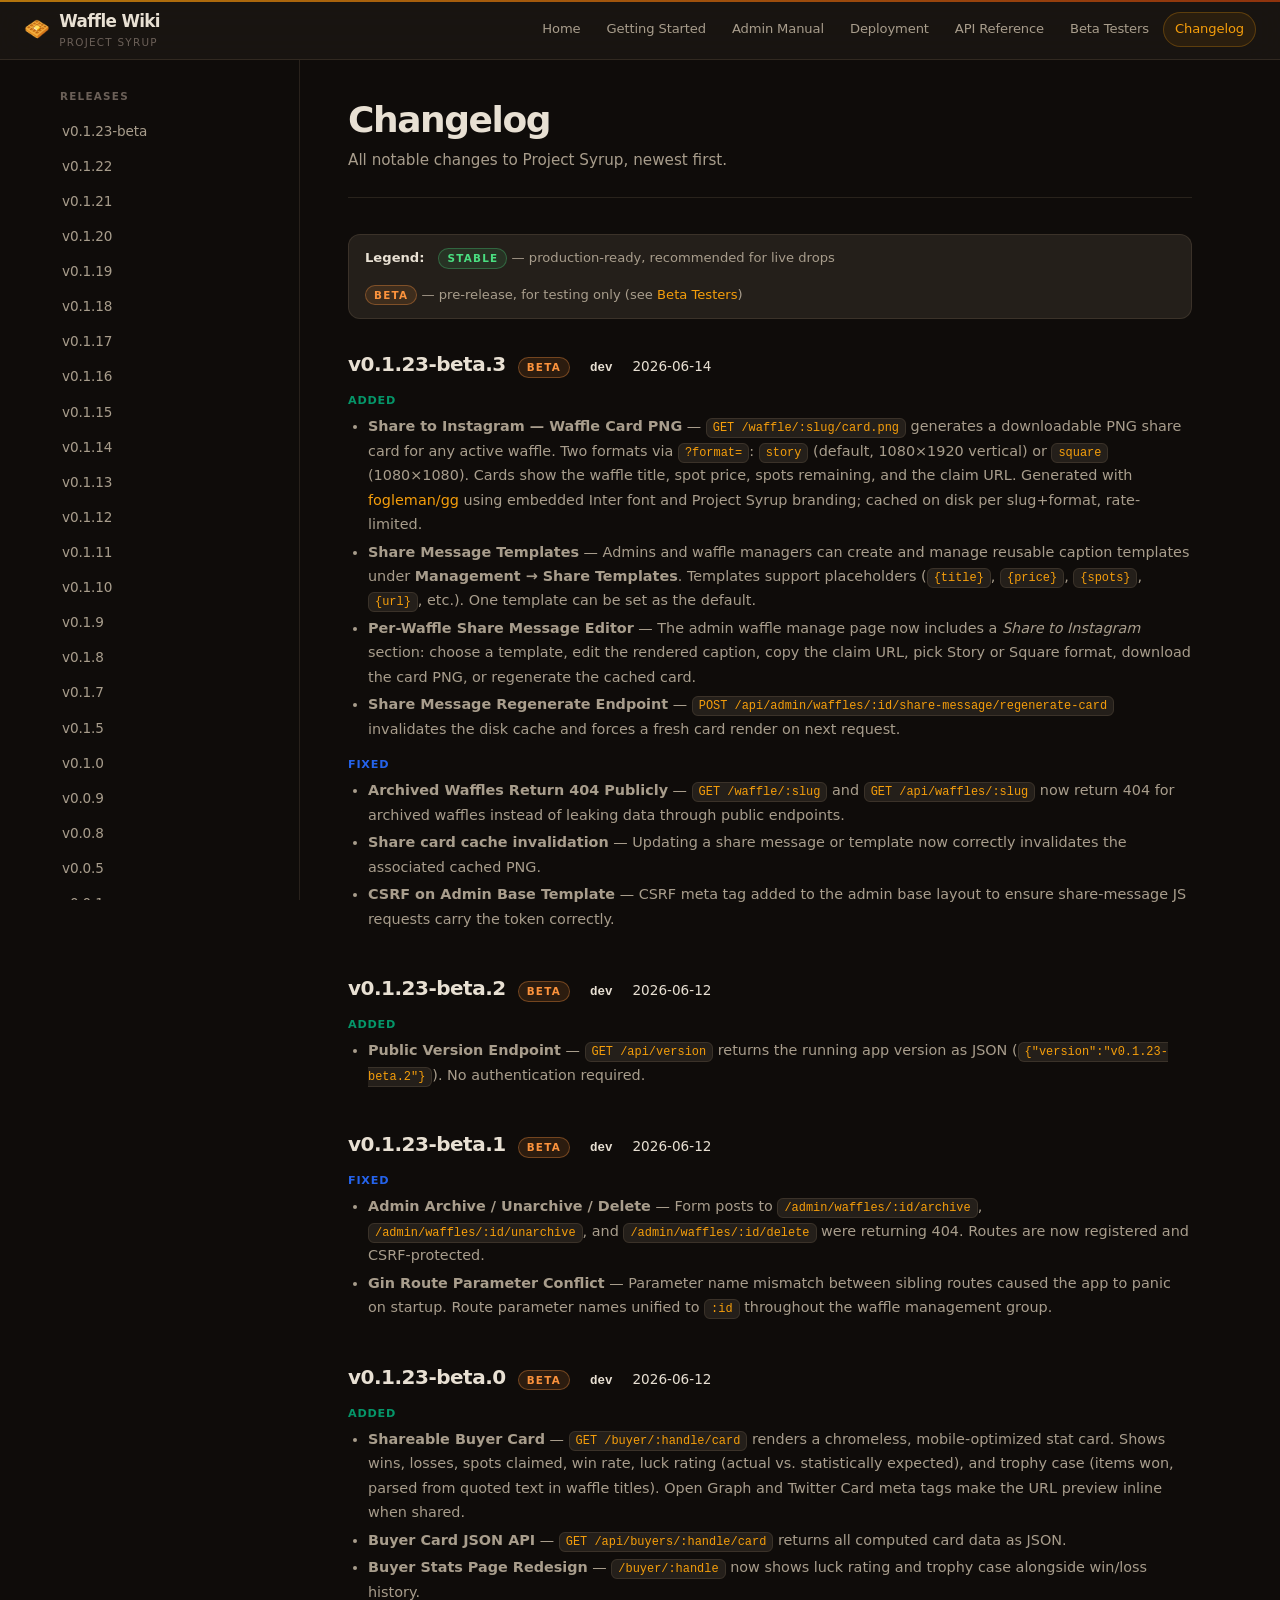
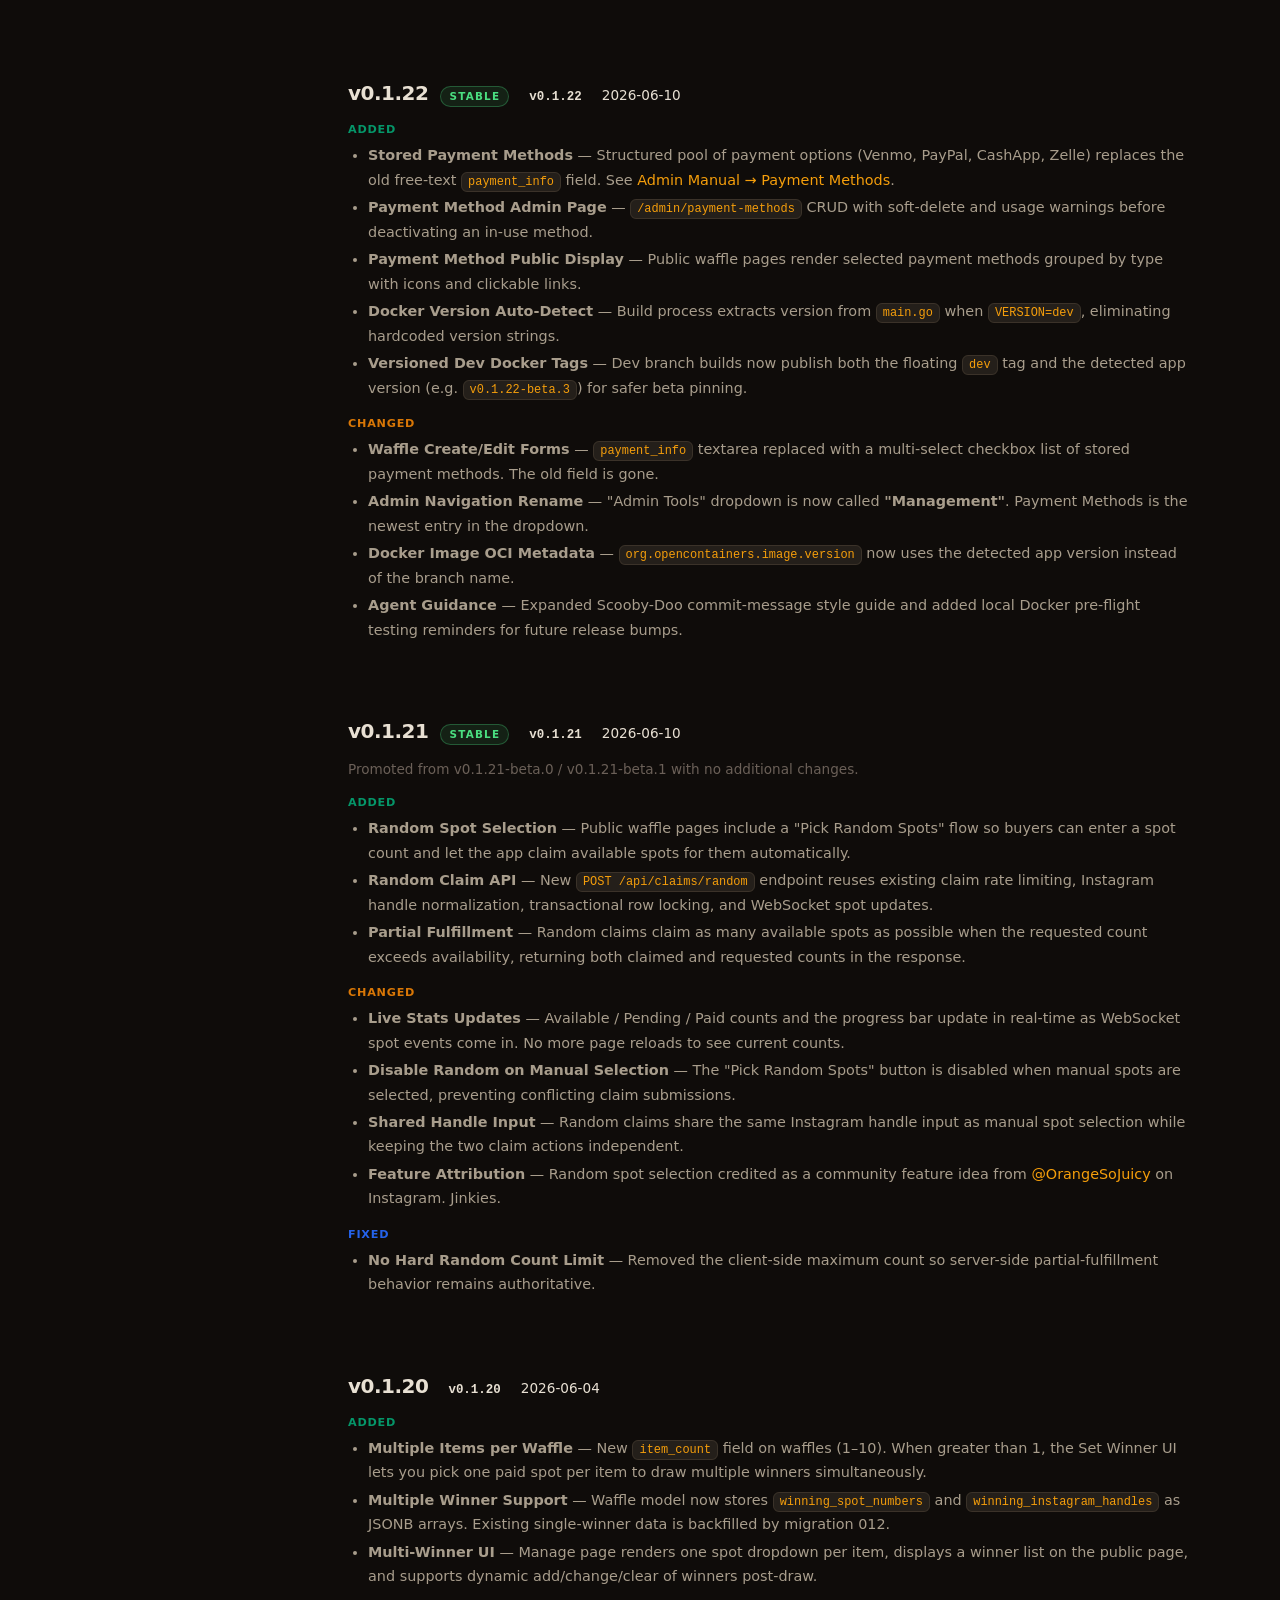
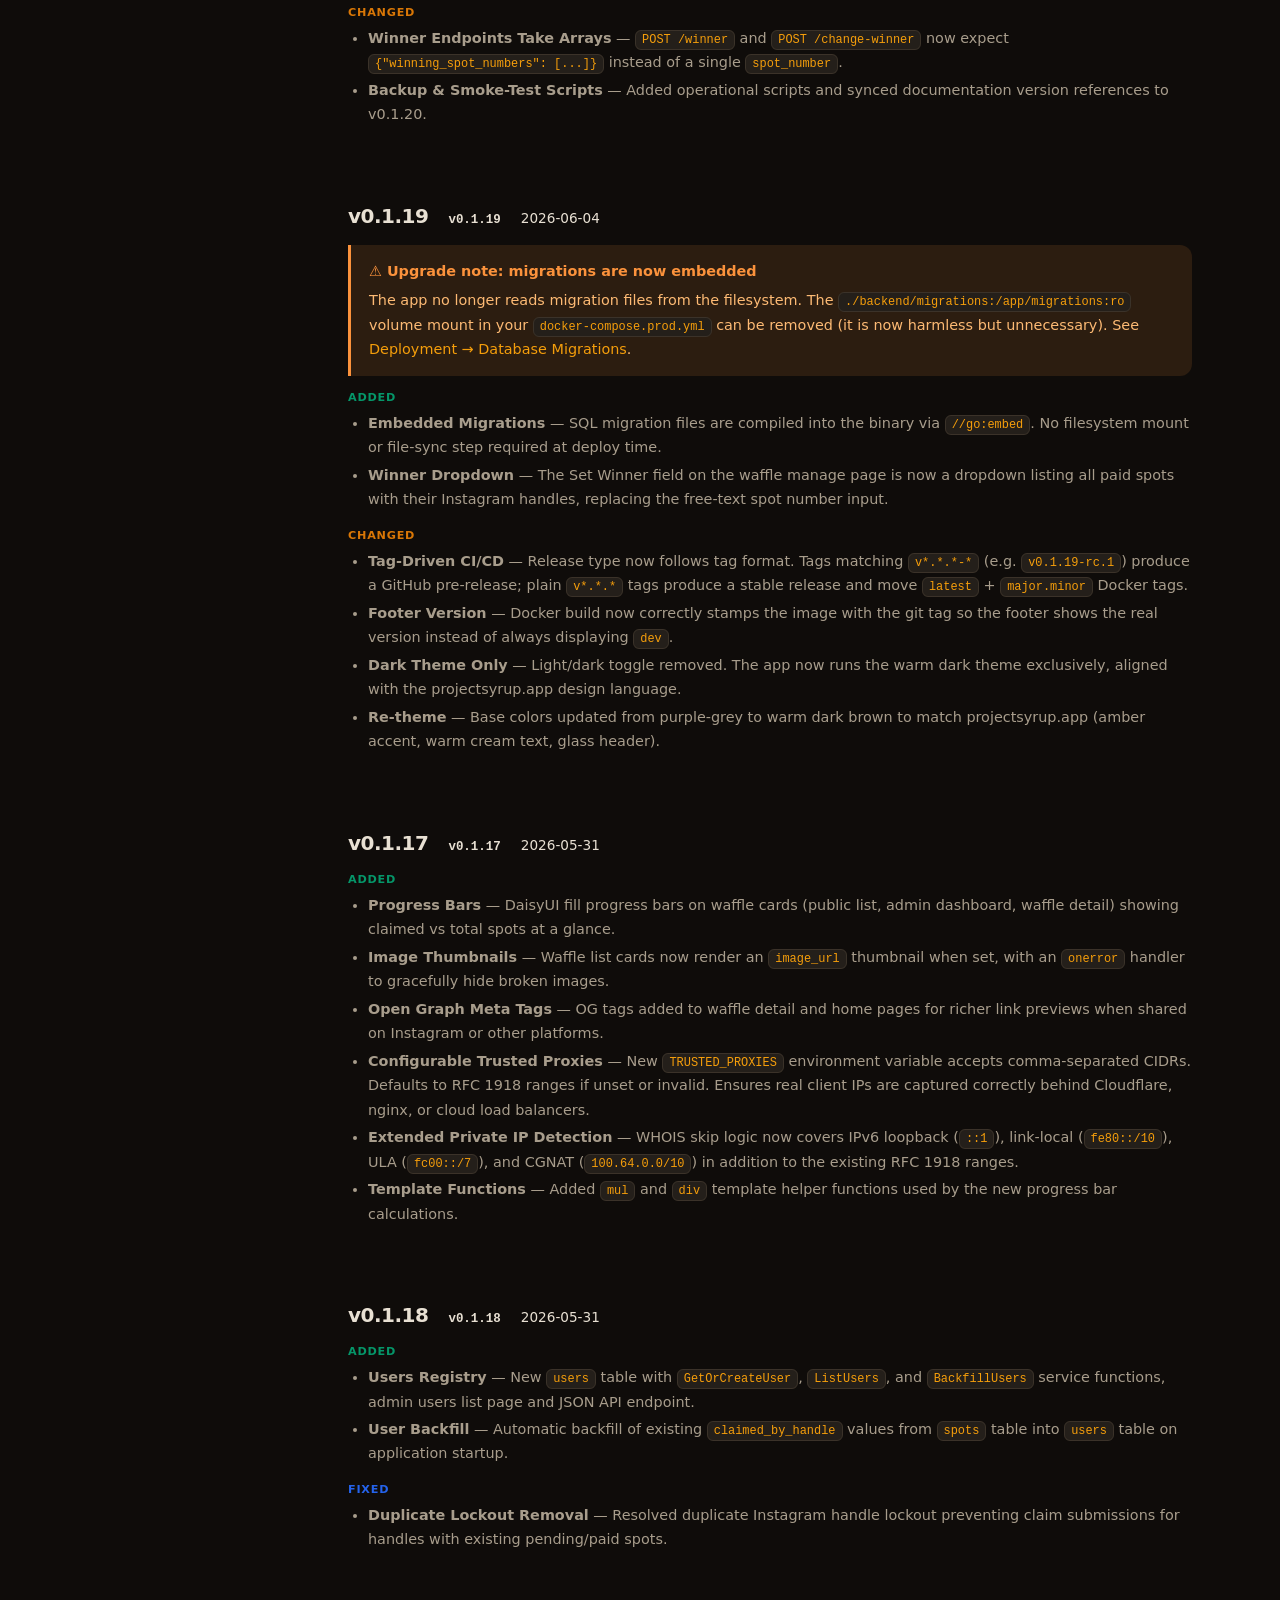
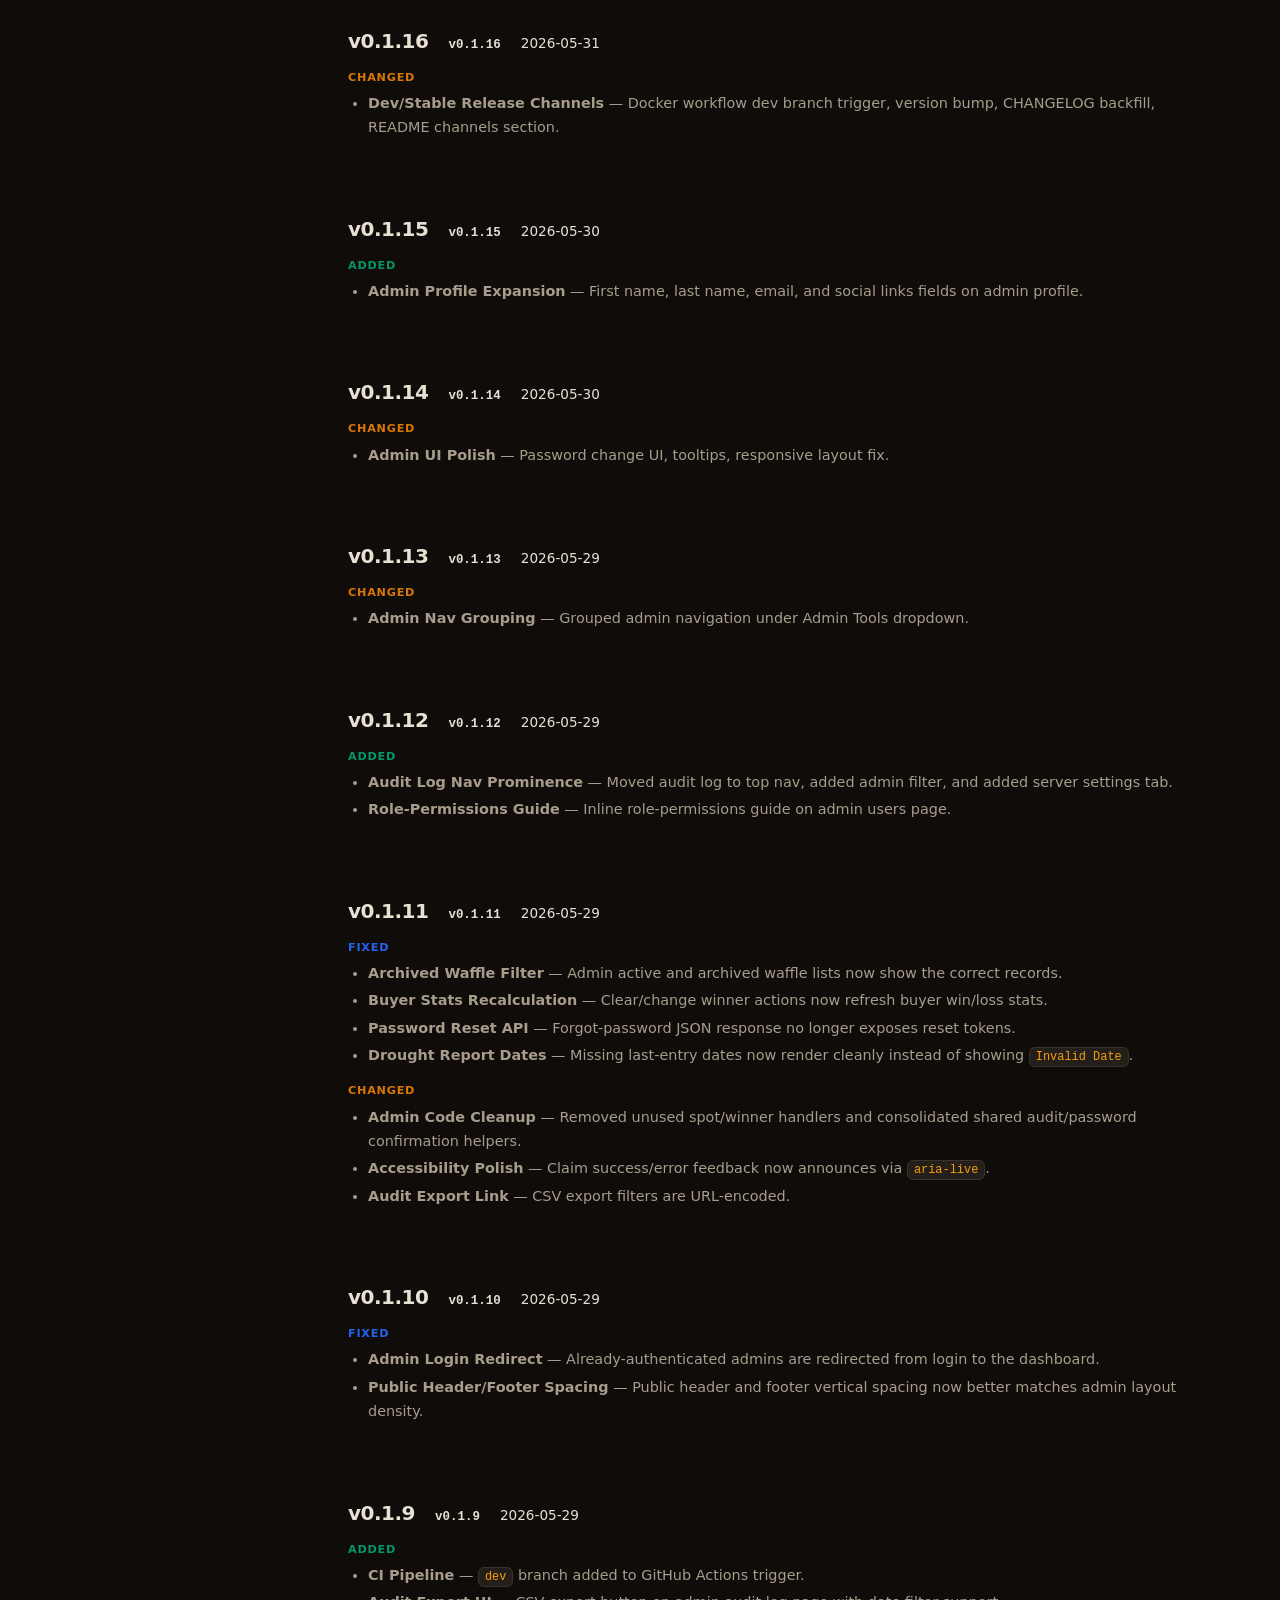
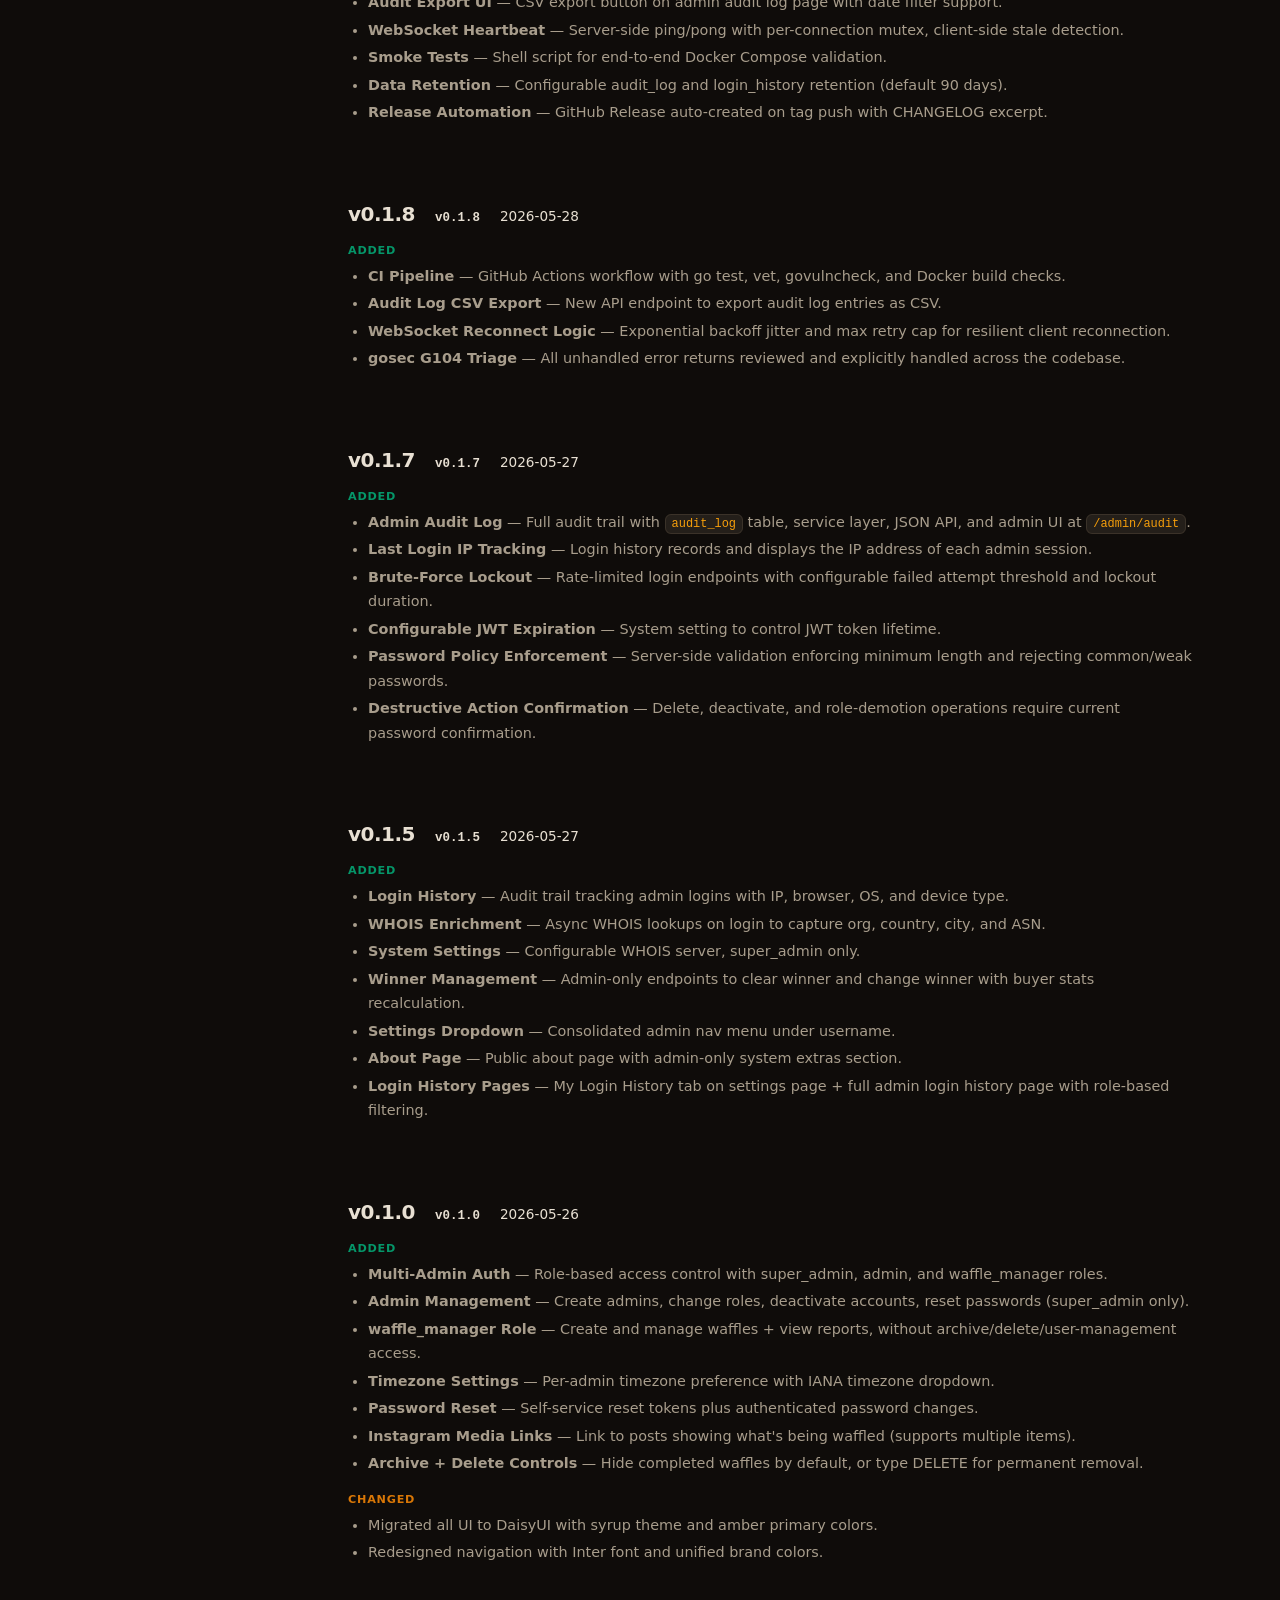
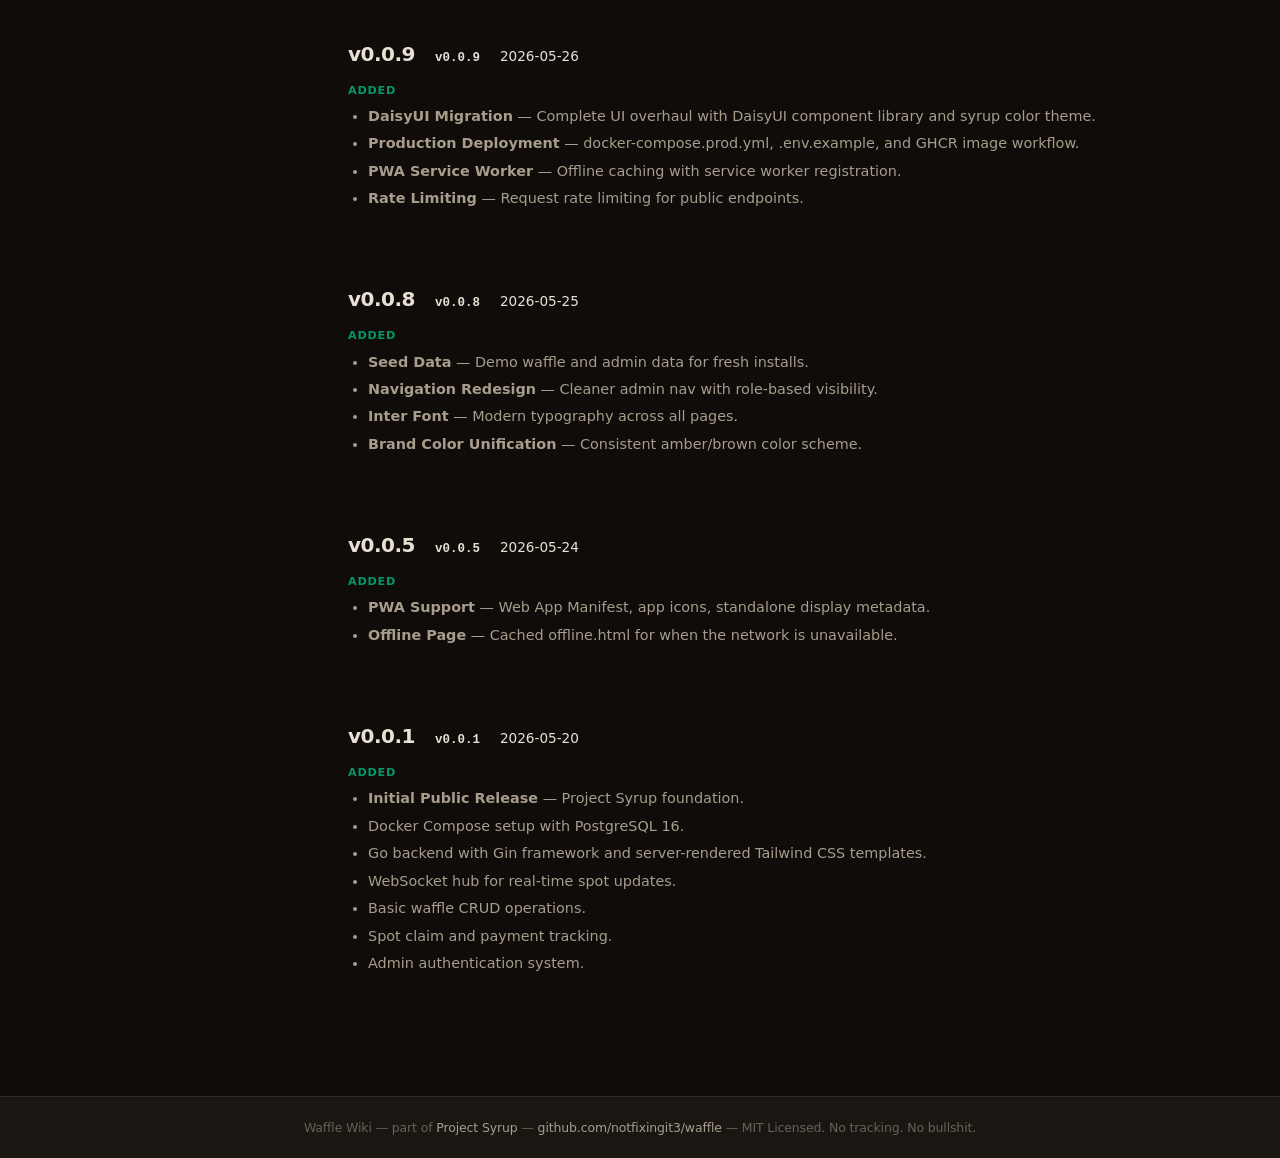
<file: changelog.html>
<!DOCTYPE html>
<html lang="en">
<head>
  <meta charset="UTF-8" />
  <meta name="viewport" content="width=device-width, initial-scale=1.0" />
  <title>Changelog — Project Syrup Wiki</title>
  <link rel="stylesheet" href="style.css" />
  <style>
    .release { margin-bottom: 40px; }
    .release-header {
      display: flex;
      align-items: baseline;
      gap: 12px;
      margin-bottom: 10px;
    }
    .release-header h2 {
      margin: 0;
      border: none;
      padding: 0;
      font-size: 1.25rem;
    }
    .release-date {
      color: var(--gray-400);
      font-size: .85rem;
    }
    .release-tag {
      display: inline-block;
      background: var(--amber-100);
      color: var(--amber-800);
      border: 1px solid var(--amber-300);
      border-radius: 4px;
      padding: 1px 8px;
      font-size: .78rem;
      font-family: 'SF Mono','Fira Code',monospace;
      font-weight: 600;
      text-decoration: none;
    }
    .release-tag:hover { background: var(--amber-200); }
    .release-pill {
      display: inline-block;
      font-size: .65rem;
      font-weight: 700;
      letter-spacing: .12em;
      text-transform: uppercase;
      padding: 2px 8px;
      border-radius: 999px;
      line-height: 1.4;
    }
    .release-pill.beta {
      background: rgba(251, 146, 60, 0.12);
      color: var(--warn);
      border: 1px solid rgba(251, 146, 60, 0.35);
    }
    .release-pill.stable {
      background: rgba(74, 222, 128, 0.10);
      color: var(--success);
      border: 1px solid rgba(74, 222, 128, 0.30);
    }
    .legend {
      display: flex;
      gap: 14px;
      flex-wrap: wrap;
      align-items: center;
      padding: 12px 16px;
      background: var(--surface);
      border: 1px solid var(--border);
      border-radius: var(--radius);
      margin: 0 0 28px;
      font-size: .82rem;
      color: var(--text-dim);
    }
    .legend strong { color: var(--text); font-weight: 600; }
    .change-section { margin: 10px 0; }
    .change-kind {
      font-size: .7rem;
      font-weight: 700;
      text-transform: uppercase;
      letter-spacing: .07em;
      margin-bottom: 4px;
    }
    .kind-added   { color: #059669; }
    .kind-fixed   { color: #2563eb; }
    .kind-changed { color: #d97706; }
    .kind-removed { color: #dc2626; }
    .change-list { margin-left: 20px; }
    .change-list li { font-size: .9rem; margin-bottom: 3px; }
    .change-list strong { color: var(--gray-700); }
    .divider { border: none; border-top: 1px solid var(--amber-200); margin: 32px 0; }
  </style>
  <link rel="icon" href="favicon.svg" type="image/svg+xml" />
</head>
<body>

<header class="topbar">
  <a href="index.html" class="topbar-logo">
    <span class="logo-emoji">🧇</span>
    <div><span style="display:block">Waffle Wiki</span><span class="logo-sub">Project Syrup</span></div>
  </a>
  <nav class="topbar-nav">
    <a href="index.html">Home</a>
    <a href="getting-started.html">Getting Started</a>
    <a href="admin-manual.html">Admin Manual</a>
    <a href="deployment.html">Deployment</a>
    <a href="api-reference.html">API Reference</a>
    <a href="beta-testers.html">Beta Testers</a>
    <a href="changelog.html" class="active">Changelog</a>
  </nav>
  <button class="hamburger" id="hamburger-btn" aria-label="Open navigation menu" aria-expanded="false">
    <span></span><span></span><span></span>
  </button>
</header>
<nav class="mobile-nav" id="mobile-nav" aria-label="Mobile navigation">
  <a href="index.html">Home</a>
  <a href="getting-started.html">Getting Started</a>
  <a href="admin-manual.html">Admin Manual</a>
  <a href="deployment.html">Deployment</a>
  <a href="api-reference.html">API Reference</a>
  <a href="beta-testers.html">Beta Testers</a>
  <a href="changelog.html">Changelog</a>
</nav>
<script>
(function(){var b=document.getElementById('hamburger-btn'),n=document.getElementById('mobile-nav');b.addEventListener('click',function(){var o=n.classList.toggle('open');b.classList.toggle('open',o);b.setAttribute('aria-expanded',o);});var p=window.location.pathname.split('/').pop()||'index.html';n.querySelectorAll('a').forEach(function(a){if(a.getAttribute('href')===p)a.classList.add('active');});})();
</script>

<div class="layout">
  <aside class="sidebar">
    <div class="sidebar-section">
      <div class="sidebar-section-title">Releases</div>
      <a href="#v0.1.23" class="sidebar-link">v0.1.23-beta</a>
      <a href="#v0.1.22" class="sidebar-link">v0.1.22</a>
      <a href="#v0.1.21" class="sidebar-link">v0.1.21</a>
      <a href="#v0.1.20" class="sidebar-link">v0.1.20</a>
      <a href="#v0.1.19" class="sidebar-link">v0.1.19</a>
      <a href="#v0.1.18" class="sidebar-link">v0.1.18</a>
      <a href="#v0.1.17" class="sidebar-link">v0.1.17</a>
      <a href="#v0.1.16" class="sidebar-link">v0.1.16</a>
      <a href="#v0.1.15" class="sidebar-link">v0.1.15</a>
      <a href="#v0.1.14" class="sidebar-link">v0.1.14</a>
      <a href="#v0.1.13" class="sidebar-link">v0.1.13</a>
      <a href="#v0.1.12" class="sidebar-link">v0.1.12</a>
      <a href="#v0.1.11" class="sidebar-link">v0.1.11</a>
      <a href="#v0.1.10" class="sidebar-link">v0.1.10</a>
      <a href="#v0.1.9"  class="sidebar-link">v0.1.9</a>
      <a href="#v0.1.8"  class="sidebar-link">v0.1.8</a>
      <a href="#v0.1.7"  class="sidebar-link">v0.1.7</a>
      <a href="#v0.1.5"  class="sidebar-link">v0.1.5</a>
      <a href="#v0.1.0"  class="sidebar-link">v0.1.0</a>
      <a href="#v0.0.9"  class="sidebar-link">v0.0.9</a>
      <a href="#v0.0.8"  class="sidebar-link">v0.0.8</a>
      <a href="#v0.0.5"  class="sidebar-link">v0.0.5</a>
      <a href="#v0.0.1"  class="sidebar-link">v0.0.1</a>
    </div>
  </aside>

  <main class="content">
    <div class="page-header">
      <h1>Changelog</h1>
      <p class="subtitle">All notable changes to Project Syrup, newest first.</p>
    </div>

    <div class="legend">
      <strong>Legend:</strong>
      <span><span class="release-pill stable">Stable</span> — production-ready, recommended for live drops</span>
      <span><span class="release-pill beta">Beta</span> — pre-release, for testing only (see <a href="beta-testers.html">Beta Testers</a>)</span>
    </div>

    <!-- v0.1.23 beta -->
    <div class="release" id="v0.1.23">
      <div class="release-header">
        <h2>v0.1.23-beta.3</h2>
        <span class="release-pill beta">Beta</span>
        <a href="https://github.com/notfixingit3/waffle/tree/dev" class="release-tag">dev</a>
        <span class="release-date">2026-06-14</span>
      </div>
      <div class="change-section">
        <div class="change-kind kind-added">Added</div>
        <ul class="change-list">
          <li><strong>Share to Instagram — Waffle Card PNG</strong> — <code>GET /waffle/:slug/card.png</code> generates a downloadable PNG share card for any active waffle. Two formats via <code>?format=</code>: <code>story</code> (default, 1080×1920 vertical) or <code>square</code> (1080×1080). Cards show the waffle title, spot price, spots remaining, and the claim URL. Generated with <a href="https://github.com/fogleman/gg" target="_blank" rel="noopener">fogleman/gg</a> using embedded Inter font and Project Syrup branding; cached on disk per slug+format, rate-limited.</li>
          <li><strong>Share Message Templates</strong> — Admins and waffle managers can create and manage reusable caption templates under <strong>Management → Share Templates</strong>. Templates support placeholders (<code>{title}</code>, <code>{price}</code>, <code>{spots}</code>, <code>{url}</code>, etc.). One template can be set as the default.</li>
          <li><strong>Per-Waffle Share Message Editor</strong> — The admin waffle manage page now includes a <em>Share to Instagram</em> section: choose a template, edit the rendered caption, copy the claim URL, pick Story or Square format, download the card PNG, or regenerate the cached card.</li>
          <li><strong>Share Message Regenerate Endpoint</strong> — <code>POST /api/admin/waffles/:id/share-message/regenerate-card</code> invalidates the disk cache and forces a fresh card render on next request.</li>
        </ul>
      </div>
      <div class="change-section">
        <div class="change-kind kind-fixed">Fixed</div>
        <ul class="change-list">
          <li><strong>Archived Waffles Return 404 Publicly</strong> — <code>GET /waffle/:slug</code> and <code>GET /api/waffles/:slug</code> now return 404 for archived waffles instead of leaking data through public endpoints.</li>
          <li><strong>Share card cache invalidation</strong> — Updating a share message or template now correctly invalidates the associated cached PNG.</li>
          <li><strong>CSRF on Admin Base Template</strong> — CSRF meta tag added to the admin base layout to ensure share-message JS requests carry the token correctly.</li>
        </ul>
      </div>
    </div>

    <div class="release">
      <div class="release-header">
        <h2>v0.1.23-beta.2</h2>
        <span class="release-pill beta">Beta</span>
        <a href="https://github.com/notfixingit3/waffle/tree/dev" class="release-tag">dev</a>
        <span class="release-date">2026-06-12</span>
      </div>
      <div class="change-section">
        <div class="change-kind kind-added">Added</div>
        <ul class="change-list">
          <li><strong>Public Version Endpoint</strong> — <code>GET /api/version</code> returns the running app version as JSON (<code>{"version":"v0.1.23-beta.2"}</code>). No authentication required.</li>
        </ul>
      </div>
    </div>

    <div class="release">
      <div class="release-header">
        <h2>v0.1.23-beta.1</h2>
        <span class="release-pill beta">Beta</span>
        <a href="https://github.com/notfixingit3/waffle/tree/dev" class="release-tag">dev</a>
        <span class="release-date">2026-06-12</span>
      </div>
      <div class="change-section">
        <div class="change-kind kind-fixed">Fixed</div>
        <ul class="change-list">
          <li><strong>Admin Archive / Unarchive / Delete</strong> — Form posts to <code>/admin/waffles/:id/archive</code>, <code>/admin/waffles/:id/unarchive</code>, and <code>/admin/waffles/:id/delete</code> were returning 404. Routes are now registered and CSRF-protected.</li>
          <li><strong>Gin Route Parameter Conflict</strong> — Parameter name mismatch between sibling routes caused the app to panic on startup. Route parameter names unified to <code>:id</code> throughout the waffle management group.</li>
        </ul>
      </div>
    </div>

    <div class="release">
      <div class="release-header">
        <h2>v0.1.23-beta.0</h2>
        <span class="release-pill beta">Beta</span>
        <a href="https://github.com/notfixingit3/waffle/tree/dev" class="release-tag">dev</a>
        <span class="release-date">2026-06-12</span>
      </div>
      <div class="change-section">
        <div class="change-kind kind-added">Added</div>
        <ul class="change-list">
          <li><strong>Shareable Buyer Card</strong> — <code>GET /buyer/:handle/card</code> renders a chromeless, mobile-optimized stat card. Shows wins, losses, spots claimed, win rate, luck rating (actual vs. statistically expected), and trophy case (items won, parsed from quoted text in waffle titles). Open Graph and Twitter Card meta tags make the URL preview inline when shared.</li>
          <li><strong>Buyer Card JSON API</strong> — <code>GET /api/buyers/:handle/card</code> returns all computed card data as JSON.</li>
          <li><strong>Buyer Stats Page Redesign</strong> — <code>/buyer/:handle</code> now shows luck rating and trophy case alongside win/loss history.</li>
        </ul>
      </div>
    </div>
    <hr class="divider" />

    <!-- v0.1.22 stable -->
    <div class="release" id="v0.1.22">
      <div class="release-header">
        <h2>v0.1.22</h2>
        <span class="release-pill stable">Stable</span>
        <a href="https://github.com/notfixingit3/waffle/releases/tag/v0.1.22" class="release-tag">v0.1.22</a>
        <span class="release-date">2026-06-10</span>
      </div>
      <div class="change-section">
        <div class="change-kind kind-added">Added</div>
        <ul class="change-list">
          <li><strong>Stored Payment Methods</strong> — Structured pool of payment options (Venmo, PayPal, CashApp, Zelle) replaces the old free-text <code>payment_info</code> field. See <a href="admin-manual.html#payment-methods">Admin Manual → Payment Methods</a>.</li>
          <li><strong>Payment Method Admin Page</strong> — <code>/admin/payment-methods</code> CRUD with soft-delete and usage warnings before deactivating an in-use method.</li>
          <li><strong>Payment Method Public Display</strong> — Public waffle pages render selected payment methods grouped by type with icons and clickable links.</li>
          <li><strong>Docker Version Auto-Detect</strong> — Build process extracts version from <code>main.go</code> when <code>VERSION=dev</code>, eliminating hardcoded version strings.</li>
          <li><strong>Versioned Dev Docker Tags</strong> — Dev branch builds now publish both the floating <code>dev</code> tag and the detected app version (e.g. <code>v0.1.22-beta.3</code>) for safer beta pinning.</li>
        </ul>
      </div>
      <div class="change-section">
        <div class="change-kind kind-changed">Changed</div>
        <ul class="change-list">
          <li><strong>Waffle Create/Edit Forms</strong> — <code>payment_info</code> textarea replaced with a multi-select checkbox list of stored payment methods. The old field is gone.</li>
          <li><strong>Admin Navigation Rename</strong> — "Admin Tools" dropdown is now called <strong>"Management"</strong>. Payment Methods is the newest entry in the dropdown.</li>
          <li><strong>Docker Image OCI Metadata</strong> — <code>org.opencontainers.image.version</code> now uses the detected app version instead of the branch name.</li>
          <li><strong>Agent Guidance</strong> — Expanded Scooby-Doo commit-message style guide and added local Docker pre-flight testing reminders for future release bumps.</li>
        </ul>
      </div>
    </div>
    <hr class="divider" />

    <!-- v0.1.21 stable -->
    <div class="release" id="v0.1.21">
      <div class="release-header">
        <h2>v0.1.21</h2>
        <span class="release-pill stable">Stable</span>
        <a href="https://github.com/notfixingit3/waffle/releases/tag/v0.1.21" class="release-tag">v0.1.21</a>
        <span class="release-date">2026-06-10</span>
      </div>
      <p style="font-size:.85rem; color:var(--text-muted); margin:6px 0 12px;">
        Promoted from v0.1.21-beta.0 / v0.1.21-beta.1 with no additional changes.
      </p>
      <div class="change-section">
        <div class="change-kind kind-added">Added</div>
        <ul class="change-list">
          <li><strong>Random Spot Selection</strong> — Public waffle pages include a "Pick Random Spots" flow so buyers can enter a spot count and let the app claim available spots for them automatically.</li>
          <li><strong>Random Claim API</strong> — New <code>POST /api/claims/random</code> endpoint reuses existing claim rate limiting, Instagram handle normalization, transactional row locking, and WebSocket spot updates.</li>
          <li><strong>Partial Fulfillment</strong> — Random claims claim as many available spots as possible when the requested count exceeds availability, returning both claimed and requested counts in the response.</li>
        </ul>
      </div>
      <div class="change-section">
        <div class="change-kind kind-changed">Changed</div>
        <ul class="change-list">
          <li><strong>Live Stats Updates</strong> — Available / Pending / Paid counts and the progress bar update in real-time as WebSocket spot events come in. No more page reloads to see current counts.</li>
          <li><strong>Disable Random on Manual Selection</strong> — The "Pick Random Spots" button is disabled when manual spots are selected, preventing conflicting claim submissions.</li>
          <li><strong>Shared Handle Input</strong> — Random claims share the same Instagram handle input as manual spot selection while keeping the two claim actions independent.</li>
          <li><strong>Feature Attribution</strong> — Random spot selection credited as a community feature idea from <a href="https://www.instagram.com/orangesojuicy/" target="_blank" rel="noopener">@OrangeSoJuicy</a> on Instagram. Jinkies.</li>
        </ul>
      </div>
      <div class="change-section">
        <div class="change-kind kind-fixed">Fixed</div>
        <ul class="change-list">
          <li><strong>No Hard Random Count Limit</strong> — Removed the client-side maximum count so server-side partial-fulfillment behavior remains authoritative.</li>
        </ul>
      </div>
    </div>
    <hr class="divider" />

    <!-- v0.1.20 -->
    <div class="release" id="v0.1.20">
      <div class="release-header">
        <h2>v0.1.20</h2>
        <a href="https://github.com/notfixingit3/waffle/releases/tag/v0.1.20" class="release-tag">v0.1.20</a>
        <span class="release-date">2026-06-04</span>
      </div>
      <div class="change-section">
        <div class="change-kind kind-added">Added</div>
        <ul class="change-list">
          <li><strong>Multiple Items per Waffle</strong> — New <code>item_count</code> field on waffles (1–10). When greater than 1, the Set Winner UI lets you pick one paid spot per item to draw multiple winners simultaneously.</li>
          <li><strong>Multiple Winner Support</strong> — Waffle model now stores <code>winning_spot_numbers</code> and <code>winning_instagram_handles</code> as JSONB arrays. Existing single-winner data is backfilled by migration 012.</li>
          <li><strong>Multi-Winner UI</strong> — Manage page renders one spot dropdown per item, displays a winner list on the public page, and supports dynamic add/change/clear of winners post-draw.</li>
        </ul>
      </div>
      <div class="change-section">
        <div class="change-kind kind-changed">Changed</div>
        <ul class="change-list">
          <li><strong>Winner Endpoints Take Arrays</strong> — <code>POST /winner</code> and <code>POST /change-winner</code> now expect <code>{"winning_spot_numbers": [...]}</code> instead of a single <code>spot_number</code>.</li>
          <li><strong>Backup &amp; Smoke-Test Scripts</strong> — Added operational scripts and synced documentation version references to v0.1.20.</li>
        </ul>
      </div>
    </div>
    <hr class="divider" />

    <!-- v0.1.19 -->
    <div class="release" id="v0.1.19">
      <div class="release-header">
        <h2>v0.1.19</h2>
        <a href="https://github.com/notfixingit3/waffle/releases/tag/v0.1.19" class="release-tag">v0.1.19</a>
        <span class="release-date">2026-06-04</span>
      </div>

      <div class="callout warn" style="margin: 12px 0;">
        <div class="callout-title">⚠️ Upgrade note: migrations are now embedded</div>
        The app no longer reads migration files from the filesystem. The <code>./backend/migrations:/app/migrations:ro</code> volume mount in your <code>docker-compose.prod.yml</code> can be removed (it is now harmless but unnecessary). See <a href="deployment.html#migrations">Deployment → Database Migrations</a>.
      </div>

      <div class="change-section">
        <div class="change-kind kind-added">Added</div>
        <ul class="change-list">
          <li><strong>Embedded Migrations</strong> — SQL migration files are compiled into the binary via <code>//go:embed</code>. No filesystem mount or file-sync step required at deploy time.</li>
          <li><strong>Winner Dropdown</strong> — The Set Winner field on the waffle manage page is now a dropdown listing all paid spots with their Instagram handles, replacing the free-text spot number input.</li>
        </ul>
      </div>
      <div class="change-section">
        <div class="change-kind kind-changed">Changed</div>
        <ul class="change-list">
          <li><strong>Tag-Driven CI/CD</strong> — Release type now follows tag format. Tags matching <code>v*.*.*-*</code> (e.g. <code>v0.1.19-rc.1</code>) produce a GitHub pre-release; plain <code>v*.*.*</code> tags produce a stable release and move <code>latest</code> + <code>major.minor</code> Docker tags.</li>
          <li><strong>Footer Version</strong> — Docker build now correctly stamps the image with the git tag so the footer shows the real version instead of always displaying <code>dev</code>.</li>
          <li><strong>Dark Theme Only</strong> — Light/dark toggle removed. The app now runs the warm dark theme exclusively, aligned with the projectsyrup.app design language.</li>
          <li><strong>Re-theme</strong> — Base colors updated from purple-grey to warm dark brown to match projectsyrup.app (amber accent, warm cream text, glass header).</li>
        </ul>
      </div>
    </div>
    <hr class="divider" />

    <!-- v0.1.17 -->
    <div class="release" id="v0.1.17">
      <div class="release-header">
        <h2>v0.1.17</h2>
        <a href="https://github.com/notfixingit3/waffle/releases/tag/v0.1.17" class="release-tag">v0.1.17</a>
        <span class="release-date">2026-05-31</span>
      </div>
      <div class="change-section">
        <div class="change-kind kind-added">Added</div>
        <ul class="change-list">
          <li><strong>Progress Bars</strong> — DaisyUI fill progress bars on waffle cards (public list, admin dashboard, waffle detail) showing claimed vs total spots at a glance.</li>
          <li><strong>Image Thumbnails</strong> — Waffle list cards now render an <code>image_url</code> thumbnail when set, with an <code>onerror</code> handler to gracefully hide broken images.</li>
          <li><strong>Open Graph Meta Tags</strong> — OG tags added to waffle detail and home pages for richer link previews when shared on Instagram or other platforms.</li>
          <li><strong>Configurable Trusted Proxies</strong> — New <code>TRUSTED_PROXIES</code> environment variable accepts comma-separated CIDRs. Defaults to RFC 1918 ranges if unset or invalid. Ensures real client IPs are captured correctly behind Cloudflare, nginx, or cloud load balancers.</li>
          <li><strong>Extended Private IP Detection</strong> — WHOIS skip logic now covers IPv6 loopback (<code>::1</code>), link-local (<code>fe80::/10</code>), ULA (<code>fc00::/7</code>), and CGNAT (<code>100.64.0.0/10</code>) in addition to the existing RFC 1918 ranges.</li>
          <li><strong>Template Functions</strong> — Added <code>mul</code> and <code>div</code> template helper functions used by the new progress bar calculations.</li>
        </ul>
      </div>
    </div>
    <hr class="divider" />

    <!-- v0.1.18 -->
    <div class="release" id="v0.1.18">
      <div class="release-header">
        <h2>v0.1.18</h2>
        <a href="https://github.com/notfixingit3/waffle/releases/tag/v0.1.18" class="release-tag">v0.1.18</a>
        <span class="release-date">2026-05-31</span>
      </div>
      <div class="change-section">
        <div class="change-kind kind-added">Added</div>
        <ul class="change-list">
          <li><strong>Users Registry</strong> — New <code>users</code> table with <code>GetOrCreateUser</code>, <code>ListUsers</code>, and <code>BackfillUsers</code> service functions, admin users list page and JSON API endpoint.</li>
          <li><strong>User Backfill</strong> — Automatic backfill of existing <code>claimed_by_handle</code> values from <code>spots</code> table into <code>users</code> table on application startup.</li>
        </ul>
      </div>
      <div class="change-section">
        <div class="change-kind kind-fixed">Fixed</div>
        <ul class="change-list">
          <li><strong>Duplicate Lockout Removal</strong> — Resolved duplicate Instagram handle lockout preventing claim submissions for handles with existing pending/paid spots.</li>
        </ul>
      </div>
    </div>
    <hr class="divider" />

    <!-- v0.1.16 -->
    <div class="release" id="v0.1.16">
      <div class="release-header">
        <h2>v0.1.16</h2>
        <a href="https://github.com/notfixingit3/waffle/releases/tag/v0.1.16" class="release-tag">v0.1.16</a>
        <span class="release-date">2026-05-31</span>
      </div>
      <div class="change-section">
        <div class="change-kind kind-changed">Changed</div>
        <ul class="change-list">
          <li><strong>Dev/Stable Release Channels</strong> — Docker workflow dev branch trigger, version bump, CHANGELOG backfill, README channels section.</li>
        </ul>
      </div>
    </div>
    <hr class="divider" />

    <!-- v0.1.15 -->
    <div class="release" id="v0.1.15">
      <div class="release-header">
        <h2>v0.1.15</h2>
        <a href="https://github.com/notfixingit3/waffle/releases/tag/v0.1.15" class="release-tag">v0.1.15</a>
        <span class="release-date">2026-05-30</span>
      </div>
      <div class="change-section">
        <div class="change-kind kind-added">Added</div>
        <ul class="change-list">
          <li><strong>Admin Profile Expansion</strong> — First name, last name, email, and social links fields on admin profile.</li>
        </ul>
      </div>
    </div>
    <hr class="divider" />

    <!-- v0.1.14 -->
    <div class="release" id="v0.1.14">
      <div class="release-header">
        <h2>v0.1.14</h2>
        <a href="https://github.com/notfixingit3/waffle/releases/tag/v0.1.14" class="release-tag">v0.1.14</a>
        <span class="release-date">2026-05-30</span>
      </div>
      <div class="change-section">
        <div class="change-kind kind-changed">Changed</div>
        <ul class="change-list">
          <li><strong>Admin UI Polish</strong> — Password change UI, tooltips, responsive layout fix.</li>
        </ul>
      </div>
    </div>
    <hr class="divider" />

    <!-- v0.1.13 -->
    <div class="release" id="v0.1.13">
      <div class="release-header">
        <h2>v0.1.13</h2>
        <a href="https://github.com/notfixingit3/waffle/releases/tag/v0.1.13" class="release-tag">v0.1.13</a>
        <span class="release-date">2026-05-29</span>
      </div>
      <div class="change-section">
        <div class="change-kind kind-changed">Changed</div>
        <ul class="change-list">
          <li><strong>Admin Nav Grouping</strong> — Grouped admin navigation under Admin Tools dropdown.</li>
        </ul>
      </div>
    </div>
    <hr class="divider" />

    <!-- v0.1.12 -->
    <div class="release" id="v0.1.12">
      <div class="release-header">
        <h2>v0.1.12</h2>
        <a href="https://github.com/notfixingit3/waffle/releases/tag/v0.1.12" class="release-tag">v0.1.12</a>
        <span class="release-date">2026-05-29</span>
      </div>
      <div class="change-section">
        <div class="change-kind kind-added">Added</div>
        <ul class="change-list">
          <li><strong>Audit Log Nav Prominence</strong> — Moved audit log to top nav, added admin filter, and added server settings tab.</li>
          <li><strong>Role-Permissions Guide</strong> — Inline role-permissions guide on admin users page.</li>
        </ul>
      </div>
    </div>
    <hr class="divider" />

    <!-- v0.1.11 -->
    <div class="release" id="v0.1.11">
      <div class="release-header">
        <h2>v0.1.11</h2>
        <a href="https://github.com/notfixingit3/waffle/releases/tag/v0.1.11" class="release-tag">v0.1.11</a>
        <span class="release-date">2026-05-29</span>
      </div>
      <div class="change-section">
        <div class="change-kind kind-fixed">Fixed</div>
        <ul class="change-list">
          <li><strong>Archived Waffle Filter</strong> — Admin active and archived waffle lists now show the correct records.</li>
          <li><strong>Buyer Stats Recalculation</strong> — Clear/change winner actions now refresh buyer win/loss stats.</li>
          <li><strong>Password Reset API</strong> — Forgot-password JSON response no longer exposes reset tokens.</li>
          <li><strong>Drought Report Dates</strong> — Missing last-entry dates now render cleanly instead of showing <code>Invalid Date</code>.</li>
        </ul>
      </div>
      <div class="change-section">
        <div class="change-kind kind-changed">Changed</div>
        <ul class="change-list">
          <li><strong>Admin Code Cleanup</strong> — Removed unused spot/winner handlers and consolidated shared audit/password confirmation helpers.</li>
          <li><strong>Accessibility Polish</strong> — Claim success/error feedback now announces via <code>aria-live</code>.</li>
          <li><strong>Audit Export Link</strong> — CSV export filters are URL-encoded.</li>
        </ul>
      </div>
    </div>
    <hr class="divider" />

    <!-- v0.1.10 -->
    <div class="release" id="v0.1.10">
      <div class="release-header">
        <h2>v0.1.10</h2>
        <a href="https://github.com/notfixingit3/waffle/releases/tag/v0.1.10" class="release-tag">v0.1.10</a>
        <span class="release-date">2026-05-29</span>
      </div>
      <div class="change-section">
        <div class="change-kind kind-fixed">Fixed</div>
        <ul class="change-list">
          <li><strong>Admin Login Redirect</strong> — Already-authenticated admins are redirected from login to the dashboard.</li>
          <li><strong>Public Header/Footer Spacing</strong> — Public header and footer vertical spacing now better matches admin layout density.</li>
        </ul>
      </div>
    </div>
    <hr class="divider" />

    <!-- v0.1.9 -->
    <div class="release" id="v0.1.9">
      <div class="release-header">
        <h2>v0.1.9</h2>
        <a href="https://github.com/notfixingit3/waffle/releases/tag/v0.1.9" class="release-tag">v0.1.9</a>
        <span class="release-date">2026-05-29</span>
      </div>
      <div class="change-section">
        <div class="change-kind kind-added">Added</div>
        <ul class="change-list">
          <li><strong>CI Pipeline</strong> — <code>dev</code> branch added to GitHub Actions trigger.</li>
          <li><strong>Audit Export UI</strong> — CSV export button on admin audit log page with date filter support.</li>
          <li><strong>WebSocket Heartbeat</strong> — Server-side ping/pong with per-connection mutex, client-side stale detection.</li>
          <li><strong>Smoke Tests</strong> — Shell script for end-to-end Docker Compose validation.</li>
          <li><strong>Data Retention</strong> — Configurable audit_log and login_history retention (default 90 days).</li>
          <li><strong>Release Automation</strong> — GitHub Release auto-created on tag push with CHANGELOG excerpt.</li>
        </ul>
      </div>
    </div>
    <hr class="divider" />

    <!-- v0.1.8 -->
    <div class="release" id="v0.1.8">
      <div class="release-header">
        <h2>v0.1.8</h2>
        <a href="https://github.com/notfixingit3/waffle/releases/tag/v0.1.8" class="release-tag">v0.1.8</a>
        <span class="release-date">2026-05-28</span>
      </div>
      <div class="change-section">
        <div class="change-kind kind-added">Added</div>
        <ul class="change-list">
          <li><strong>CI Pipeline</strong> — GitHub Actions workflow with go test, vet, govulncheck, and Docker build checks.</li>
          <li><strong>Audit Log CSV Export</strong> — New API endpoint to export audit log entries as CSV.</li>
          <li><strong>WebSocket Reconnect Logic</strong> — Exponential backoff jitter and max retry cap for resilient client reconnection.</li>
          <li><strong>gosec G104 Triage</strong> — All unhandled error returns reviewed and explicitly handled across the codebase.</li>
        </ul>
      </div>
    </div>
    <hr class="divider" />

    <!-- v0.1.7 -->
    <div class="release" id="v0.1.7">
      <div class="release-header">
        <h2>v0.1.7</h2>
        <a href="https://github.com/notfixingit3/waffle/releases/tag/v0.1.7" class="release-tag">v0.1.7</a>
        <span class="release-date">2026-05-27</span>
      </div>
      <div class="change-section">
        <div class="change-kind kind-added">Added</div>
        <ul class="change-list">
          <li><strong>Admin Audit Log</strong> — Full audit trail with <code>audit_log</code> table, service layer, JSON API, and admin UI at <code>/admin/audit</code>.</li>
          <li><strong>Last Login IP Tracking</strong> — Login history records and displays the IP address of each admin session.</li>
          <li><strong>Brute-Force Lockout</strong> — Rate-limited login endpoints with configurable failed attempt threshold and lockout duration.</li>
          <li><strong>Configurable JWT Expiration</strong> — System setting to control JWT token lifetime.</li>
          <li><strong>Password Policy Enforcement</strong> — Server-side validation enforcing minimum length and rejecting common/weak passwords.</li>
          <li><strong>Destructive Action Confirmation</strong> — Delete, deactivate, and role-demotion operations require current password confirmation.</li>
        </ul>
      </div>
    </div>
    <hr class="divider" />

    <!-- v0.1.5 -->
    <div class="release" id="v0.1.5">
      <div class="release-header">
        <h2>v0.1.5</h2>
        <a href="https://github.com/notfixingit3/waffle/releases/tag/v0.1.5" class="release-tag">v0.1.5</a>
        <span class="release-date">2026-05-27</span>
      </div>
      <div class="change-section">
        <div class="change-kind kind-added">Added</div>
        <ul class="change-list">
          <li><strong>Login History</strong> — Audit trail tracking admin logins with IP, browser, OS, and device type.</li>
          <li><strong>WHOIS Enrichment</strong> — Async WHOIS lookups on login to capture org, country, city, and ASN.</li>
          <li><strong>System Settings</strong> — Configurable WHOIS server, super_admin only.</li>
          <li><strong>Winner Management</strong> — Admin-only endpoints to clear winner and change winner with buyer stats recalculation.</li>
          <li><strong>Settings Dropdown</strong> — Consolidated admin nav menu under username.</li>
          <li><strong>About Page</strong> — Public about page with admin-only system extras section.</li>
          <li><strong>Login History Pages</strong> — My Login History tab on settings page + full admin login history page with role-based filtering.</li>
        </ul>
      </div>
    </div>
    <hr class="divider" />

    <!-- v0.1.0 -->
    <div class="release" id="v0.1.0">
      <div class="release-header">
        <h2>v0.1.0</h2>
        <a href="https://github.com/notfixingit3/waffle/releases/tag/v0.1.0" class="release-tag">v0.1.0</a>
        <span class="release-date">2026-05-26</span>
      </div>
      <div class="change-section">
        <div class="change-kind kind-added">Added</div>
        <ul class="change-list">
          <li><strong>Multi-Admin Auth</strong> — Role-based access control with super_admin, admin, and waffle_manager roles.</li>
          <li><strong>Admin Management</strong> — Create admins, change roles, deactivate accounts, reset passwords (super_admin only).</li>
          <li><strong>waffle_manager Role</strong> — Create and manage waffles + view reports, without archive/delete/user-management access.</li>
          <li><strong>Timezone Settings</strong> — Per-admin timezone preference with IANA timezone dropdown.</li>
          <li><strong>Password Reset</strong> — Self-service reset tokens plus authenticated password changes.</li>
          <li><strong>Instagram Media Links</strong> — Link to posts showing what's being waffled (supports multiple items).</li>
          <li><strong>Archive + Delete Controls</strong> — Hide completed waffles by default, or type DELETE for permanent removal.</li>
        </ul>
      </div>
      <div class="change-section">
        <div class="change-kind kind-changed">Changed</div>
        <ul class="change-list">
          <li>Migrated all UI to DaisyUI with syrup theme and amber primary colors.</li>
          <li>Redesigned navigation with Inter font and unified brand colors.</li>
        </ul>
      </div>
    </div>
    <hr class="divider" />

    <!-- v0.0.9 -->
    <div class="release" id="v0.0.9">
      <div class="release-header">
        <h2>v0.0.9</h2>
        <a href="https://github.com/notfixingit3/waffle/releases/tag/v0.0.9" class="release-tag">v0.0.9</a>
        <span class="release-date">2026-05-26</span>
      </div>
      <div class="change-section">
        <div class="change-kind kind-added">Added</div>
        <ul class="change-list">
          <li><strong>DaisyUI Migration</strong> — Complete UI overhaul with DaisyUI component library and syrup color theme.</li>
          <li><strong>Production Deployment</strong> — docker-compose.prod.yml, .env.example, and GHCR image workflow.</li>
          <li><strong>PWA Service Worker</strong> — Offline caching with service worker registration.</li>
          <li><strong>Rate Limiting</strong> — Request rate limiting for public endpoints.</li>
        </ul>
      </div>
    </div>
    <hr class="divider" />

    <!-- v0.0.8 -->
    <div class="release" id="v0.0.8">
      <div class="release-header">
        <h2>v0.0.8</h2>
        <a href="https://github.com/notfixingit3/waffle/releases/tag/v0.0.8" class="release-tag">v0.0.8</a>
        <span class="release-date">2026-05-25</span>
      </div>
      <div class="change-section">
        <div class="change-kind kind-added">Added</div>
        <ul class="change-list">
          <li><strong>Seed Data</strong> — Demo waffle and admin data for fresh installs.</li>
          <li><strong>Navigation Redesign</strong> — Cleaner admin nav with role-based visibility.</li>
          <li><strong>Inter Font</strong> — Modern typography across all pages.</li>
          <li><strong>Brand Color Unification</strong> — Consistent amber/brown color scheme.</li>
        </ul>
      </div>
    </div>
    <hr class="divider" />

    <!-- v0.0.5 -->
    <div class="release" id="v0.0.5">
      <div class="release-header">
        <h2>v0.0.5</h2>
        <a href="https://github.com/notfixingit3/waffle/releases/tag/v0.0.5" class="release-tag">v0.0.5</a>
        <span class="release-date">2026-05-24</span>
      </div>
      <div class="change-section">
        <div class="change-kind kind-added">Added</div>
        <ul class="change-list">
          <li><strong>PWA Support</strong> — Web App Manifest, app icons, standalone display metadata.</li>
          <li><strong>Offline Page</strong> — Cached offline.html for when the network is unavailable.</li>
        </ul>
      </div>
    </div>
    <hr class="divider" />

    <!-- v0.0.1 -->
    <div class="release" id="v0.0.1">
      <div class="release-header">
        <h2>v0.0.1</h2>
        <a href="https://github.com/notfixingit3/waffle/releases/tag/v0.0.1" class="release-tag">v0.0.1</a>
        <span class="release-date">2026-05-20</span>
      </div>
      <div class="change-section">
        <div class="change-kind kind-added">Added</div>
        <ul class="change-list">
          <li><strong>Initial Public Release</strong> — Project Syrup foundation.</li>
          <li>Docker Compose setup with PostgreSQL 16.</li>
          <li>Go backend with Gin framework and server-rendered Tailwind CSS templates.</li>
          <li>WebSocket hub for real-time spot updates.</li>
          <li>Basic waffle CRUD operations.</li>
          <li>Spot claim and payment tracking.</li>
          <li>Admin authentication system.</li>
        </ul>
      </div>
    </div>

  </main>
</div>

<footer>
  Waffle Wiki &mdash; part of <a href="https://projectsyrup.app" target="_blank" rel="noopener">Project Syrup</a> &mdash;
  <a href="https://github.com/notfixingit3/waffle" target="_blank" rel="noopener">github.com/notfixingit3/waffle</a> &mdash;
  MIT Licensed. No tracking. No bullshit.
</footer>


</body>
</html>
</file>
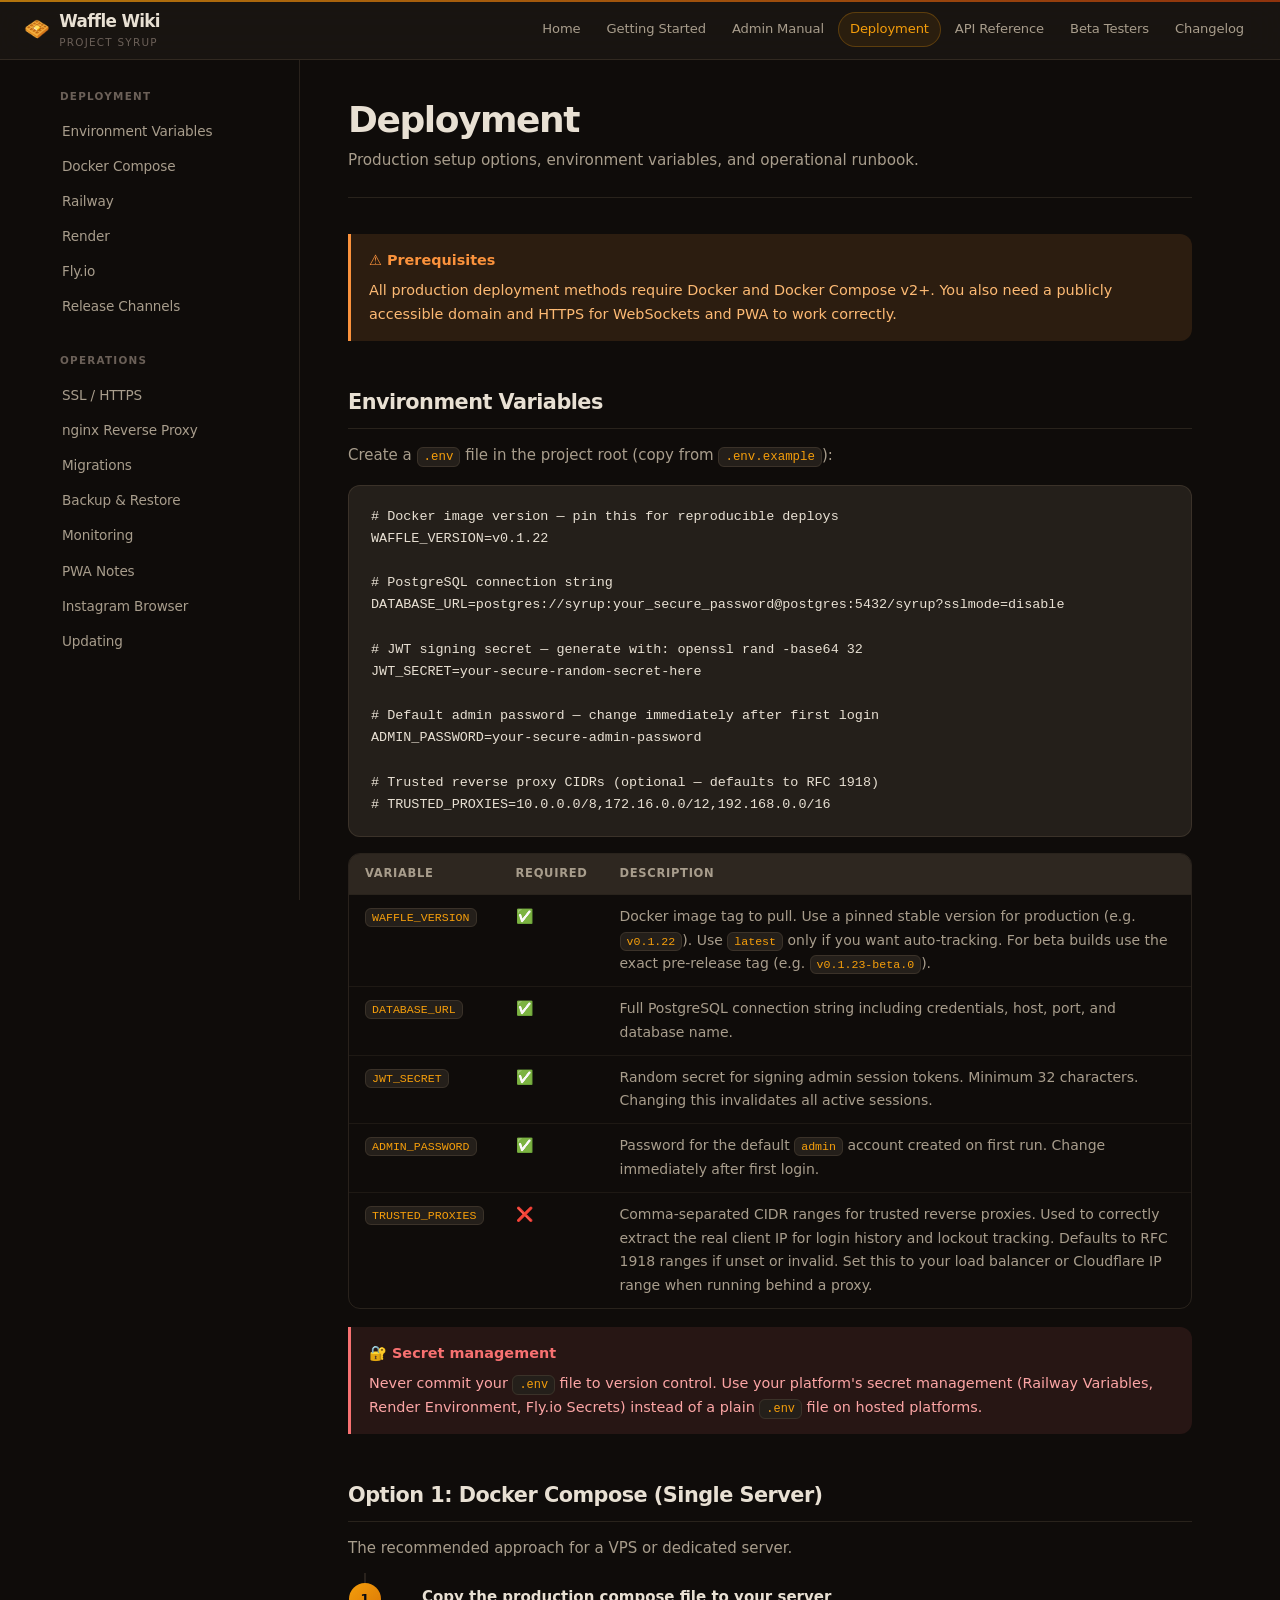
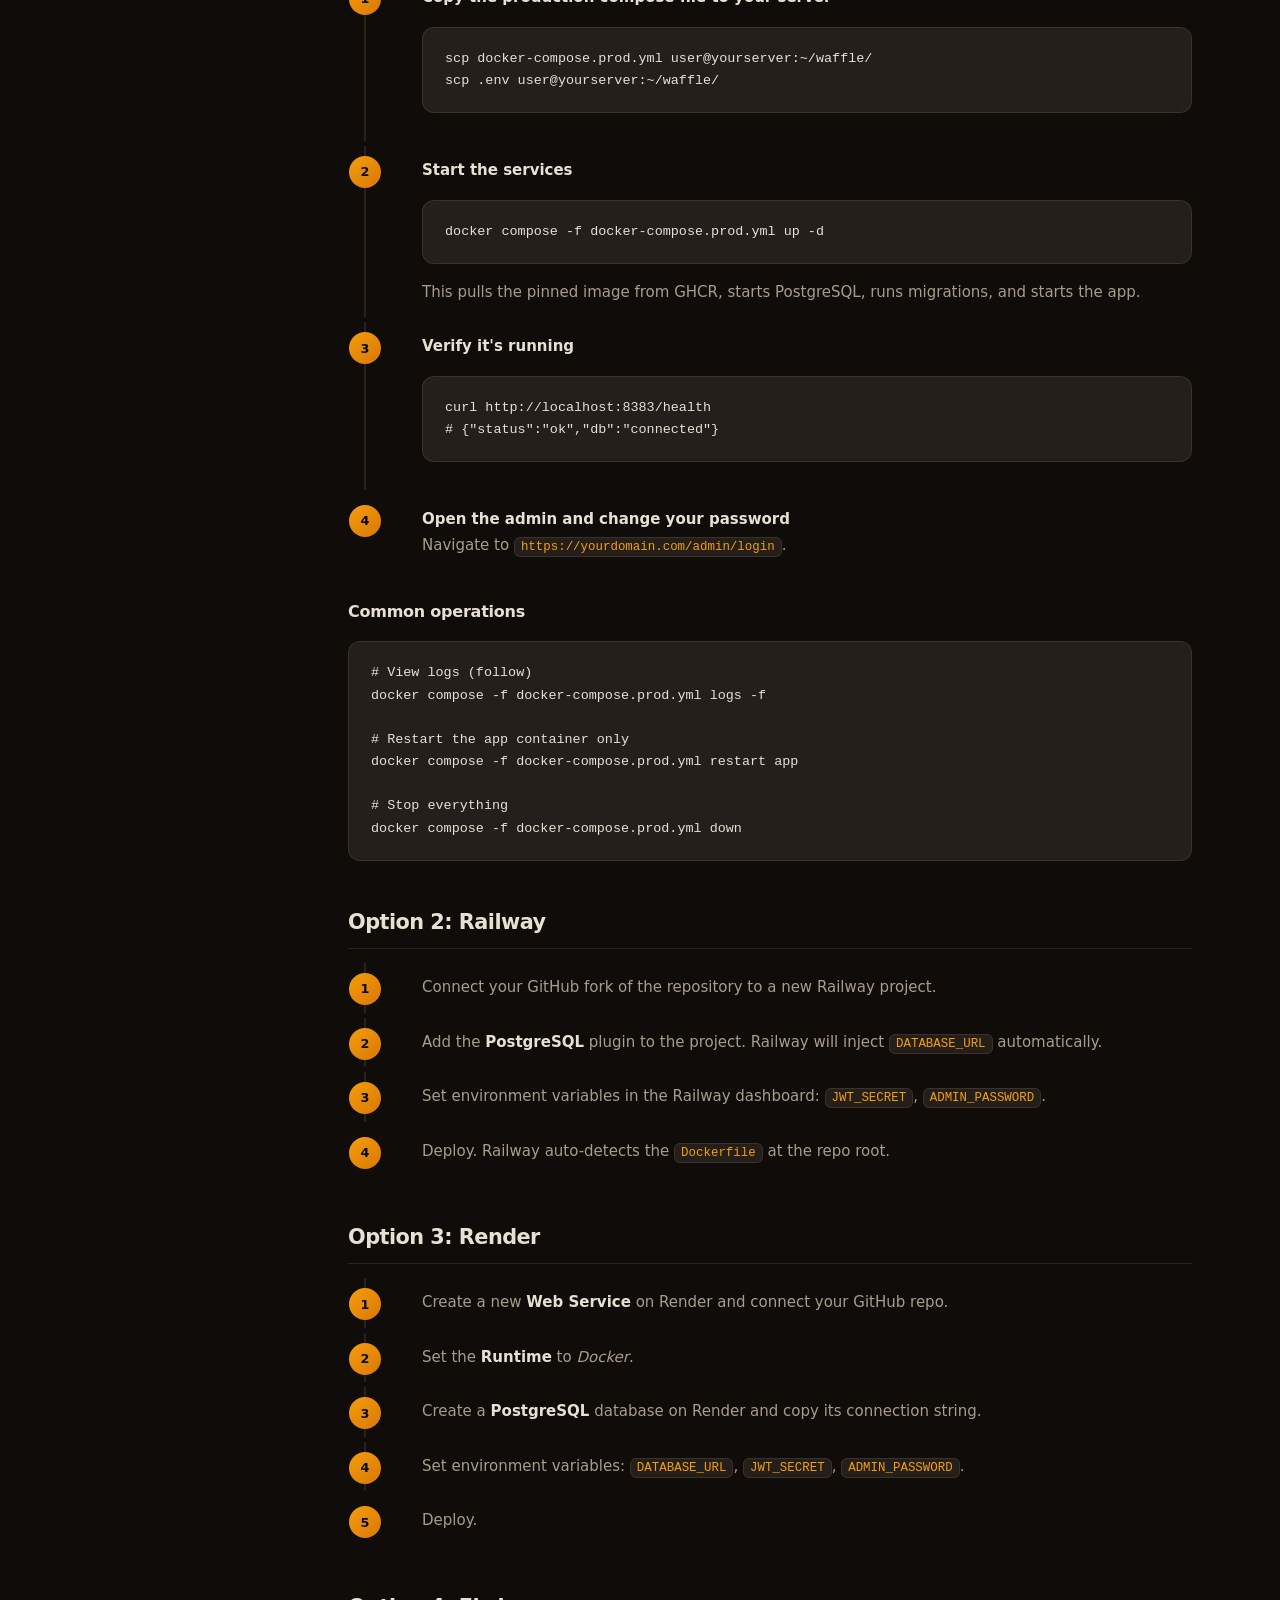
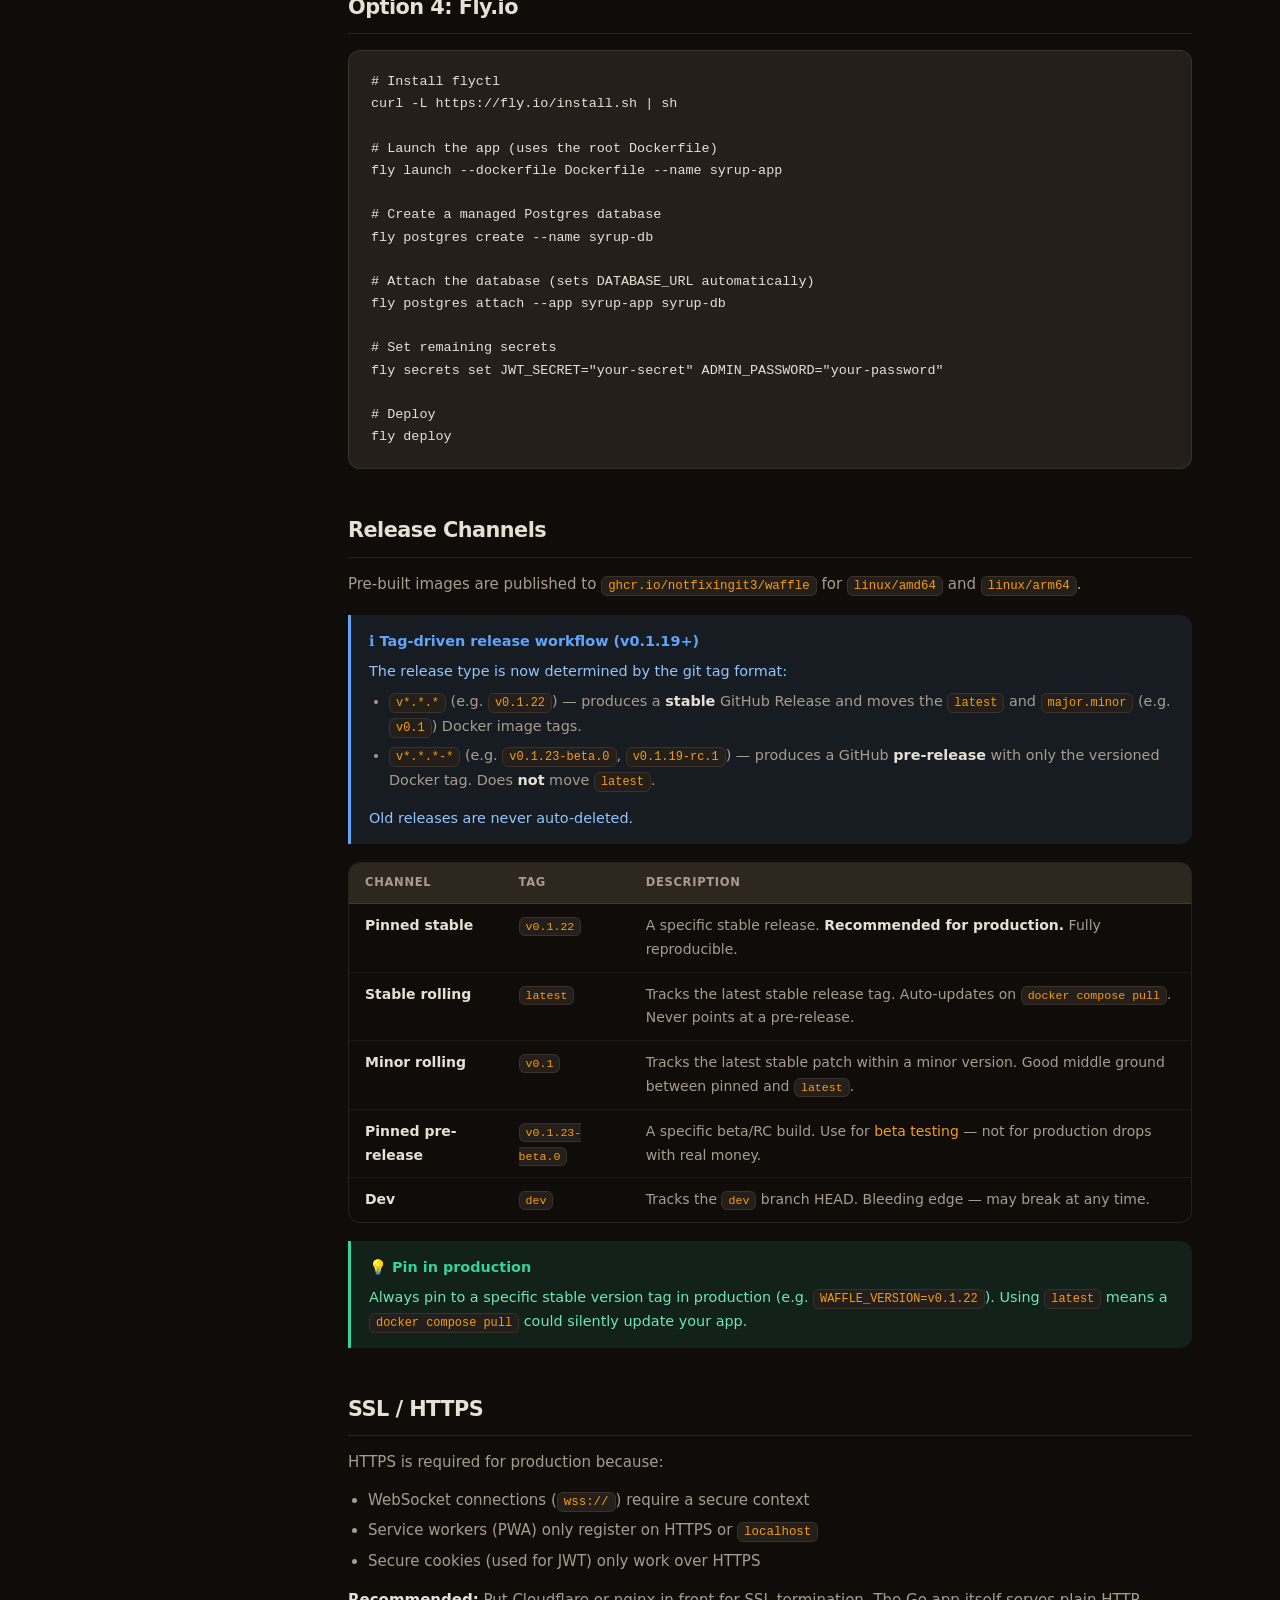
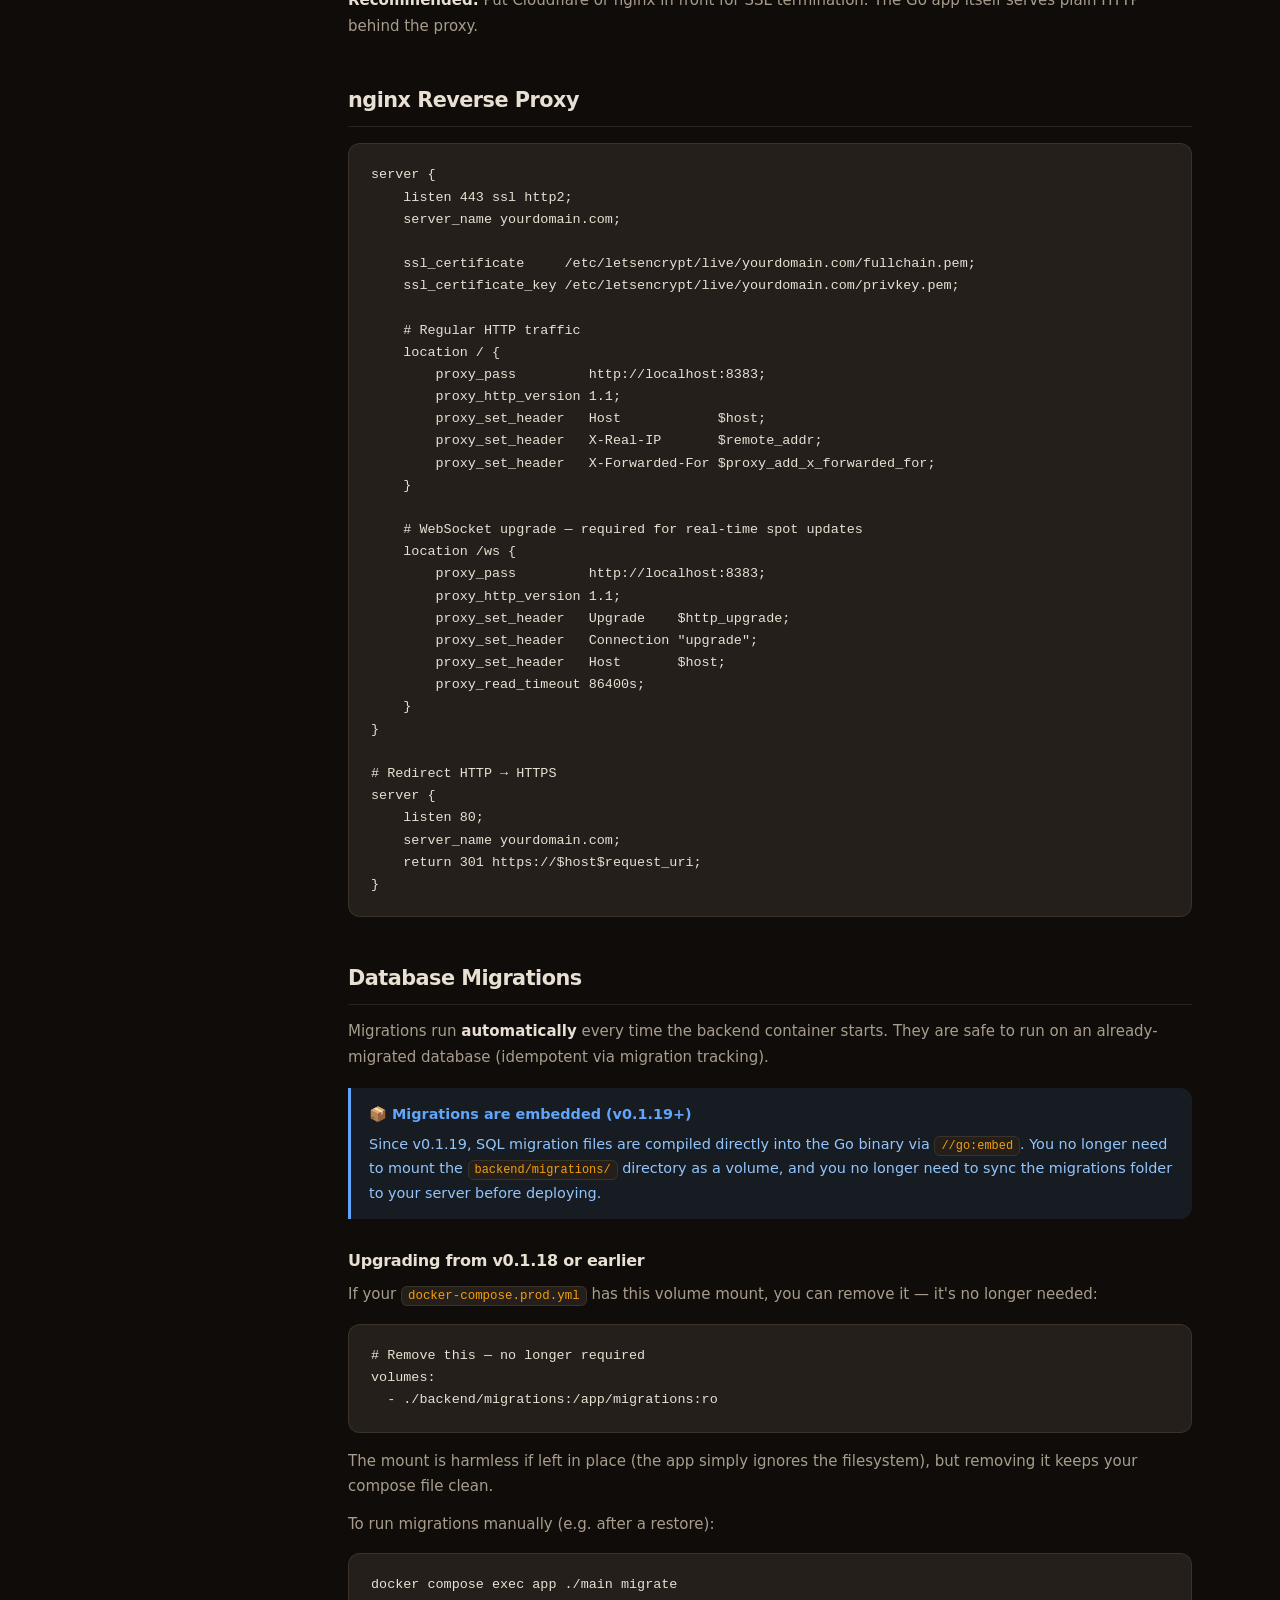
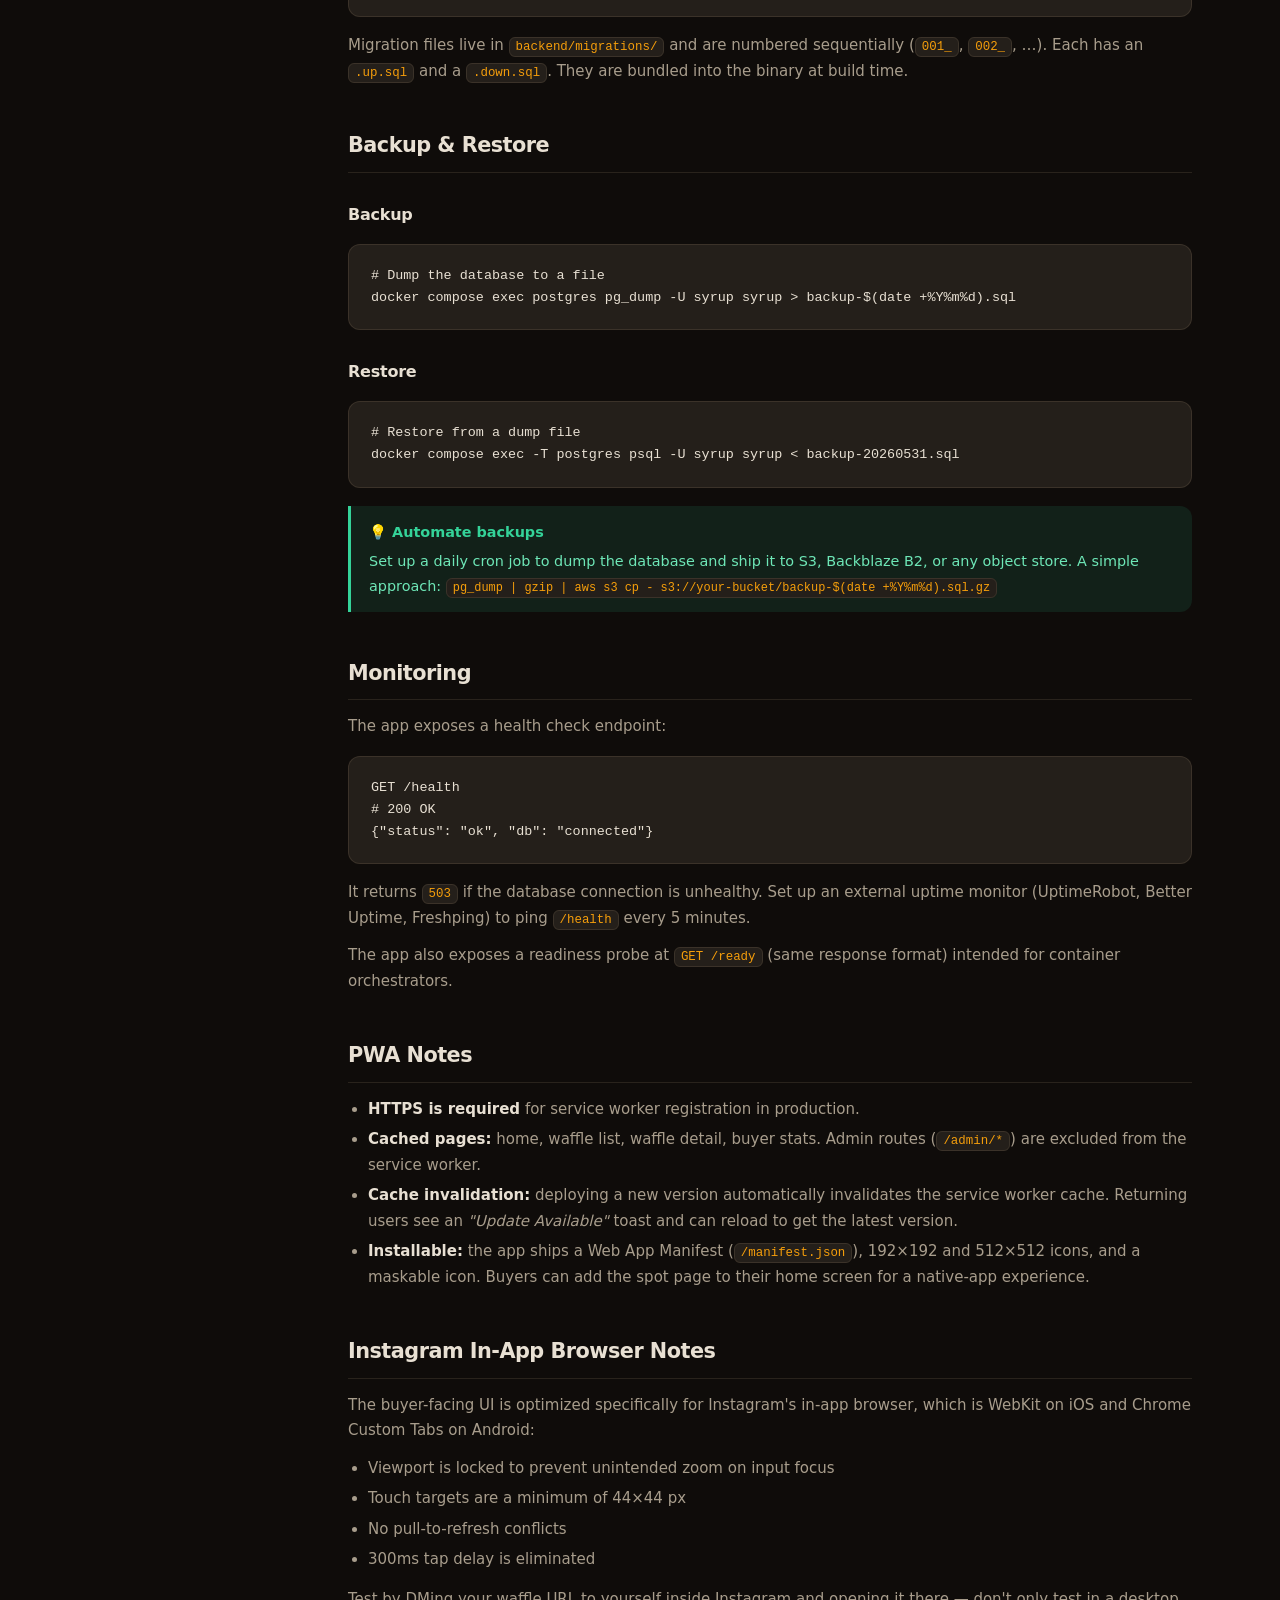
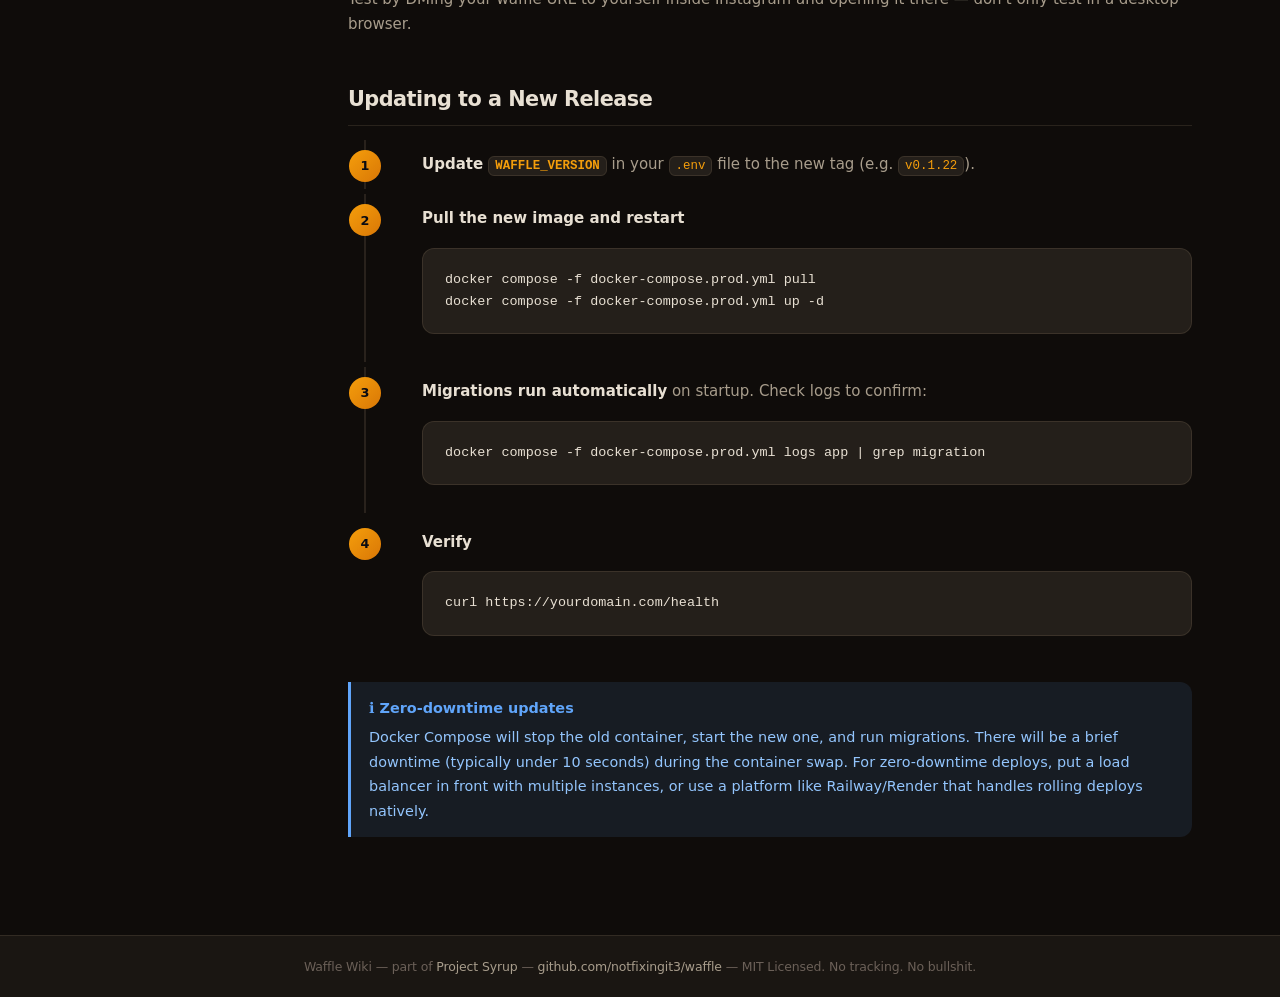
<file: deployment.html>
<!DOCTYPE html>
<html lang="en">
<head>
  <meta charset="UTF-8" />
  <meta name="viewport" content="width=device-width, initial-scale=1.0" />
  <title>Deployment — Project Syrup Wiki</title>
  <link rel="stylesheet" href="style.css" />
  <link rel="icon" href="favicon.svg" type="image/svg+xml" />
</head>
<body>

<header class="topbar">
  <a href="index.html" class="topbar-logo">
    <span class="logo-emoji">🧇</span>
    <div><span style="display:block">Waffle Wiki</span><span class="logo-sub">Project Syrup</span></div>
  </a>
  <nav class="topbar-nav">
    <a href="index.html">Home</a>
    <a href="getting-started.html">Getting Started</a>
    <a href="admin-manual.html">Admin Manual</a>
    <a href="deployment.html" class="active">Deployment</a>
    <a href="api-reference.html">API Reference</a>
    <a href="beta-testers.html">Beta Testers</a>
    <a href="changelog.html">Changelog</a>
  </nav>
  <button class="hamburger" id="hamburger-btn" aria-label="Open navigation menu" aria-expanded="false">
    <span></span><span></span><span></span>
  </button>
</header>
<nav class="mobile-nav" id="mobile-nav" aria-label="Mobile navigation">
  <a href="index.html">Home</a>
  <a href="getting-started.html">Getting Started</a>
  <a href="admin-manual.html">Admin Manual</a>
  <a href="deployment.html">Deployment</a>
  <a href="api-reference.html">API Reference</a>
  <a href="beta-testers.html">Beta Testers</a>
  <a href="changelog.html">Changelog</a>
</nav>
<script>
(function(){var b=document.getElementById('hamburger-btn'),n=document.getElementById('mobile-nav');b.addEventListener('click',function(){var o=n.classList.toggle('open');b.classList.toggle('open',o);b.setAttribute('aria-expanded',o);});var p=window.location.pathname.split('/').pop()||'index.html';n.querySelectorAll('a').forEach(function(a){if(a.getAttribute('href')===p)a.classList.add('active');});})();
</script>

<div class="layout">
  <aside class="sidebar">
    <div class="sidebar-section">
      <div class="sidebar-section-title">Deployment</div>
      <a href="#env-vars" class="sidebar-link">Environment Variables</a>
      <a href="#docker-compose" class="sidebar-link">Docker Compose</a>
      <a href="#railway" class="sidebar-link">Railway</a>
      <a href="#render" class="sidebar-link">Render</a>
      <a href="#flyio" class="sidebar-link">Fly.io</a>
      <a href="#release-channels" class="sidebar-link">Release Channels</a>
    </div>
    <div class="sidebar-section">
      <div class="sidebar-section-title">Operations</div>
      <a href="#ssl" class="sidebar-link">SSL / HTTPS</a>
      <a href="#nginx" class="sidebar-link">nginx Reverse Proxy</a>
      <a href="#migrations" class="sidebar-link">Migrations</a>
      <a href="#backup" class="sidebar-link">Backup &amp; Restore</a>
      <a href="#monitoring" class="sidebar-link">Monitoring</a>
      <a href="#pwa-notes" class="sidebar-link">PWA Notes</a>
      <a href="#instagram-notes" class="sidebar-link">Instagram Browser</a>
      <a href="#updating" class="sidebar-link">Updating</a>
    </div>
  </aside>

  <main class="content">
    <div class="page-header">
      <h1>Deployment</h1>
      <p class="subtitle">Production setup options, environment variables, and operational runbook.</p>
    </div>

    <div class="callout warn">
      <div class="callout-title">⚠️ Prerequisites</div>
      All production deployment methods require Docker and Docker Compose v2+.
      You also need a publicly accessible domain and HTTPS for WebSockets and PWA to work correctly.
    </div>

    <!-- ════════════════════════════ ENV VARS -->
    <h2 id="env-vars">Environment Variables</h2>
    <p>Create a <code>.env</code> file in the project root (copy from <code>.env.example</code>):</p>

    <pre><code># Docker image version — pin this for reproducible deploys
WAFFLE_VERSION=v0.1.22

# PostgreSQL connection string
DATABASE_URL=postgres://syrup:your_secure_password@postgres:5432/syrup?sslmode=disable

# JWT signing secret — generate with: openssl rand -base64 32
JWT_SECRET=your-secure-random-secret-here

# Default admin password — change immediately after first login
ADMIN_PASSWORD=your-secure-admin-password

# Trusted reverse proxy CIDRs (optional — defaults to RFC 1918)
# TRUSTED_PROXIES=10.0.0.0/8,172.16.0.0/12,192.168.0.0/16</code></pre>

    <div class="table-wrap">
      <table>
        <thead><tr><th>Variable</th><th>Required</th><th>Description</th></tr></thead>
        <tbody>
          <tr><td><code>WAFFLE_VERSION</code></td><td>✅</td><td>Docker image tag to pull. Use a pinned stable version for production (e.g. <code>v0.1.22</code>). Use <code>latest</code> only if you want auto-tracking. For beta builds use the exact pre-release tag (e.g. <code>v0.1.23-beta.0</code>).</td></tr>
          <tr><td><code>DATABASE_URL</code></td><td>✅</td><td>Full PostgreSQL connection string including credentials, host, port, and database name.</td></tr>
          <tr><td><code>JWT_SECRET</code></td><td>✅</td><td>Random secret for signing admin session tokens. Minimum 32 characters. Changing this invalidates all active sessions.</td></tr>
          <tr><td><code>ADMIN_PASSWORD</code></td><td>✅</td><td>Password for the default <code>admin</code> account created on first run. Change immediately after first login.</td></tr>
          <tr><td><code>TRUSTED_PROXIES</code></td><td>❌</td><td>Comma-separated CIDR ranges for trusted reverse proxies. Used to correctly extract the real client IP for login history and lockout tracking. Defaults to RFC 1918 ranges if unset or invalid. Set this to your load balancer or Cloudflare IP range when running behind a proxy.</td></tr>
        </tbody>
      </table>
    </div>

    <div class="callout danger">
      <div class="callout-title">🔐 Secret management</div>
      Never commit your <code>.env</code> file to version control. Use your platform's secret management
      (Railway Variables, Render Environment, Fly.io Secrets) instead of a plain <code>.env</code> file
      on hosted platforms.
    </div>

    <!-- ════════════════════════════ DOCKER COMPOSE -->
    <h2 id="docker-compose">Option 1: Docker Compose (Single Server)</h2>
    <p>The recommended approach for a VPS or dedicated server.</p>

    <ol class="steps">
      <li>
        <strong>Copy the production compose file to your server</strong>
        <pre><code>scp docker-compose.prod.yml user@yourserver:~/waffle/
scp .env user@yourserver:~/waffle/</code></pre>
      </li>
      <li>
        <strong>Start the services</strong>
        <pre><code>docker compose -f docker-compose.prod.yml up -d</code></pre>
        This pulls the pinned image from GHCR, starts PostgreSQL, runs migrations, and starts the app.
      </li>
      <li>
        <strong>Verify it's running</strong>
        <pre><code>curl http://localhost:8383/health
# {"status":"ok","db":"connected"}</code></pre>
      </li>
      <li>
        <strong>Open the admin and change your password</strong><br/>
        Navigate to <code>https://yourdomain.com/admin/login</code>.
      </li>
    </ol>

    <h3>Common operations</h3>
    <pre><code># View logs (follow)
docker compose -f docker-compose.prod.yml logs -f

# Restart the app container only
docker compose -f docker-compose.prod.yml restart app

# Stop everything
docker compose -f docker-compose.prod.yml down</code></pre>

    <!-- ════════════════════════════ RAILWAY -->
    <h2 id="railway">Option 2: Railway</h2>
    <ol class="steps">
      <li>Connect your GitHub fork of the repository to a new Railway project.</li>
      <li>Add the <strong>PostgreSQL</strong> plugin to the project. Railway will inject <code>DATABASE_URL</code> automatically.</li>
      <li>Set environment variables in the Railway dashboard: <code>JWT_SECRET</code>, <code>ADMIN_PASSWORD</code>.</li>
      <li>Deploy. Railway auto-detects the <code>Dockerfile</code> at the repo root.</li>
    </ol>

    <!-- ════════════════════════════ RENDER -->
    <h2 id="render">Option 3: Render</h2>
    <ol class="steps">
      <li>Create a new <strong>Web Service</strong> on Render and connect your GitHub repo.</li>
      <li>Set the <strong>Runtime</strong> to <em>Docker</em>.</li>
      <li>Create a <strong>PostgreSQL</strong> database on Render and copy its connection string.</li>
      <li>Set environment variables: <code>DATABASE_URL</code>, <code>JWT_SECRET</code>, <code>ADMIN_PASSWORD</code>.</li>
      <li>Deploy.</li>
    </ol>

    <!-- ════════════════════════════ FLY.IO -->
    <h2 id="flyio">Option 4: Fly.io</h2>
    <pre><code># Install flyctl
curl -L https://fly.io/install.sh | sh

# Launch the app (uses the root Dockerfile)
fly launch --dockerfile Dockerfile --name syrup-app

# Create a managed Postgres database
fly postgres create --name syrup-db

# Attach the database (sets DATABASE_URL automatically)
fly postgres attach --app syrup-app syrup-db

# Set remaining secrets
fly secrets set JWT_SECRET="your-secret" ADMIN_PASSWORD="your-password"

# Deploy
fly deploy</code></pre>

    <!-- ════════════════════════════ RELEASE CHANNELS -->
    <h2 id="release-channels">Release Channels</h2>
    <p>Pre-built images are published to <code>ghcr.io/notfixingit3/waffle</code> for <code>linux/amd64</code> and <code>linux/arm64</code>.</p>

    <div class="callout info">
      <div class="callout-title">ℹ️ Tag-driven release workflow (v0.1.19+)</div>
      The release type is now determined by the git tag format:
      <ul style="margin-top:6px">
        <li><code>v*.*.*</code> (e.g. <code>v0.1.22</code>) — produces a <strong>stable</strong> GitHub Release and moves the <code>latest</code> and <code>major.minor</code> (e.g. <code>v0.1</code>) Docker image tags.</li>
        <li><code>v*.*.*-*</code> (e.g. <code>v0.1.23-beta.0</code>, <code>v0.1.19-rc.1</code>) — produces a GitHub <strong>pre-release</strong> with only the versioned Docker tag. Does <strong>not</strong> move <code>latest</code>.</li>
      </ul>
      Old releases are never auto-deleted.
    </div>

    <div class="table-wrap">
      <table>
        <thead><tr><th>Channel</th><th>Tag</th><th>Description</th></tr></thead>
        <tbody>
          <tr>
            <td><strong>Pinned stable</strong></td>
            <td><code>v0.1.22</code></td>
            <td>A specific stable release. <strong>Recommended for production.</strong> Fully reproducible.</td>
          </tr>
          <tr>
            <td><strong>Stable rolling</strong></td>
            <td><code>latest</code></td>
            <td>Tracks the latest stable release tag. Auto-updates on <code>docker compose pull</code>. Never points at a pre-release.</td>
          </tr>
          <tr>
            <td><strong>Minor rolling</strong></td>
            <td><code>v0.1</code></td>
            <td>Tracks the latest stable patch within a minor version. Good middle ground between pinned and <code>latest</code>.</td>
          </tr>
          <tr>
            <td><strong>Pinned pre-release</strong></td>
            <td><code>v0.1.23-beta.0</code></td>
            <td>A specific beta/RC build. Use for <a href="beta-testers.html">beta testing</a> — not for production drops with real money.</td>
          </tr>
          <tr>
            <td><strong>Dev</strong></td>
            <td><code>dev</code></td>
            <td>Tracks the <code>dev</code> branch HEAD. Bleeding edge — may break at any time.</td>
          </tr>
        </tbody>
      </table>
    </div>

    <div class="callout tip">
      <div class="callout-title">💡 Pin in production</div>
      Always pin to a specific stable version tag in production (e.g. <code>WAFFLE_VERSION=v0.1.22</code>).
      Using <code>latest</code> means a <code>docker compose pull</code> could silently update your app.
    </div>

    <!-- ════════════════════════════ SSL -->
    <h2 id="ssl">SSL / HTTPS</h2>
    <p>HTTPS is required for production because:</p>
    <ul>
      <li>WebSocket connections (<code>wss://</code>) require a secure context</li>
      <li>Service workers (PWA) only register on HTTPS or <code>localhost</code></li>
      <li>Secure cookies (used for JWT) only work over HTTPS</li>
    </ul>
    <p><strong>Recommended:</strong> Put Cloudflare or nginx in front for SSL termination. The Go app itself serves plain HTTP behind the proxy.</p>

    <!-- ════════════════════════════ NGINX -->
    <h2 id="nginx">nginx Reverse Proxy</h2>
    <pre><code>server {
    listen 443 ssl http2;
    server_name yourdomain.com;

    ssl_certificate     /etc/letsencrypt/live/yourdomain.com/fullchain.pem;
    ssl_certificate_key /etc/letsencrypt/live/yourdomain.com/privkey.pem;

    # Regular HTTP traffic
    location / {
        proxy_pass         http://localhost:8383;
        proxy_http_version 1.1;
        proxy_set_header   Host            $host;
        proxy_set_header   X-Real-IP       $remote_addr;
        proxy_set_header   X-Forwarded-For $proxy_add_x_forwarded_for;
    }

    # WebSocket upgrade — required for real-time spot updates
    location /ws {
        proxy_pass         http://localhost:8383;
        proxy_http_version 1.1;
        proxy_set_header   Upgrade    $http_upgrade;
        proxy_set_header   Connection "upgrade";
        proxy_set_header   Host       $host;
        proxy_read_timeout 86400s;
    }
}

# Redirect HTTP → HTTPS
server {
    listen 80;
    server_name yourdomain.com;
    return 301 https://$host$request_uri;
}</code></pre>

    <!-- ════════════════════════════ MIGRATIONS -->
    <h2 id="migrations">Database Migrations</h2>
    <p>Migrations run <strong>automatically</strong> every time the backend container starts. They are safe to run on an already-migrated database (idempotent via migration tracking).</p>

    <div class="callout info">
      <div class="callout-title">📦 Migrations are embedded (v0.1.19+)</div>
      Since v0.1.19, SQL migration files are compiled directly into the Go binary via <code>//go:embed</code>. You no longer need to mount the <code>backend/migrations/</code> directory as a volume, and you no longer need to sync the migrations folder to your server before deploying.
    </div>

    <h3>Upgrading from v0.1.18 or earlier</h3>
    <p>If your <code>docker-compose.prod.yml</code> has this volume mount, you can remove it — it's no longer needed:</p>
    <pre><code># Remove this — no longer required
volumes:
  - ./backend/migrations:/app/migrations:ro</code></pre>
    <p>The mount is harmless if left in place (the app simply ignores the filesystem), but removing it keeps your compose file clean.</p>

    <p>To run migrations manually (e.g. after a restore):</p>
    <pre><code>docker compose exec app ./main migrate</code></pre>

    <p>Migration files live in <code>backend/migrations/</code> and are numbered sequentially (<code>001_</code>, <code>002_</code>, …). Each has an <code>.up.sql</code> and a <code>.down.sql</code>. They are bundled into the binary at build time.</p>

    <!-- ════════════════════════════ BACKUP -->
    <h2 id="backup">Backup &amp; Restore</h2>
    <h3>Backup</h3>
    <pre><code># Dump the database to a file
docker compose exec postgres pg_dump -U syrup syrup > backup-$(date +%Y%m%d).sql</code></pre>

    <h3>Restore</h3>
    <pre><code># Restore from a dump file
docker compose exec -T postgres psql -U syrup syrup < backup-20260531.sql</code></pre>

    <div class="callout tip">
      <div class="callout-title">💡 Automate backups</div>
      Set up a daily cron job to dump the database and ship it to S3, Backblaze B2, or any object store.
      A simple approach: <code>pg_dump | gzip | aws s3 cp - s3://your-bucket/backup-$(date +%Y%m%d).sql.gz</code>
    </div>

    <!-- ════════════════════════════ MONITORING -->
    <h2 id="monitoring">Monitoring</h2>
    <p>The app exposes a health check endpoint:</p>
    <pre><code>GET /health
# 200 OK
{"status": "ok", "db": "connected"}</code></pre>

    <p>It returns <code>503</code> if the database connection is unhealthy. Set up an external uptime monitor (UptimeRobot, Better Uptime, Freshping) to ping <code>/health</code> every 5 minutes.</p>

    <p>The app also exposes a readiness probe at <code>GET /ready</code> (same response format) intended for container orchestrators.</p>

    <!-- ════════════════════════════ PWA -->
    <h2 id="pwa-notes">PWA Notes</h2>
    <ul>
      <li><strong>HTTPS is required</strong> for service worker registration in production.</li>
      <li><strong>Cached pages:</strong> home, waffle list, waffle detail, buyer stats. Admin routes (<code>/admin/*</code>) are excluded from the service worker.</li>
      <li><strong>Cache invalidation:</strong> deploying a new version automatically invalidates the service worker cache. Returning users see an <em>"Update Available"</em> toast and can reload to get the latest version.</li>
      <li><strong>Installable:</strong> the app ships a Web App Manifest (<code>/manifest.json</code>), 192×192 and 512×512 icons, and a maskable icon. Buyers can add the spot page to their home screen for a native-app experience.</li>
    </ul>

    <!-- ════════════════════════════ INSTAGRAM -->
    <h2 id="instagram-notes">Instagram In-App Browser Notes</h2>
    <p>The buyer-facing UI is optimized specifically for Instagram's in-app browser, which is WebKit on iOS and Chrome Custom Tabs on Android:</p>
    <ul>
      <li>Viewport is locked to prevent unintended zoom on input focus</li>
      <li>Touch targets are a minimum of 44×44 px</li>
      <li>No pull-to-refresh conflicts</li>
      <li>300ms tap delay is eliminated</li>
    </ul>
    <p>Test by DMing your waffle URL to yourself inside Instagram and opening it there — don't only test in a desktop browser.</p>

    <!-- ════════════════════════════ UPDATING -->
    <h2 id="updating">Updating to a New Release</h2>
    <ol class="steps">
      <li>
        <strong>Update <code>WAFFLE_VERSION</code></strong> in your <code>.env</code> file to the new tag (e.g. <code>v0.1.22</code>).
      </li>
      <li>
        <strong>Pull the new image and restart</strong>
        <pre><code>docker compose -f docker-compose.prod.yml pull
docker compose -f docker-compose.prod.yml up -d</code></pre>
      </li>
      <li>
        <strong>Migrations run automatically</strong> on startup. Check logs to confirm:
        <pre><code>docker compose -f docker-compose.prod.yml logs app | grep migration</code></pre>
      </li>
      <li>
        <strong>Verify</strong>
        <pre><code>curl https://yourdomain.com/health</code></pre>
      </li>
    </ol>

    <div class="callout info">
      <div class="callout-title">ℹ️ Zero-downtime updates</div>
      Docker Compose will stop the old container, start the new one, and run migrations.
      There will be a brief downtime (typically under 10 seconds) during the container swap.
      For zero-downtime deploys, put a load balancer in front with multiple instances, or use a platform like Railway/Render that handles rolling deploys natively.
    </div>
  </main>
</div>

<footer>
  Waffle Wiki &mdash; part of <a href="https://projectsyrup.app" target="_blank" rel="noopener">Project Syrup</a> &mdash;
  <a href="https://github.com/notfixingit3/waffle" target="_blank" rel="noopener">github.com/notfixingit3/waffle</a> &mdash;
  MIT Licensed. No tracking. No bullshit.
</footer>


</body>
</html>
</file>
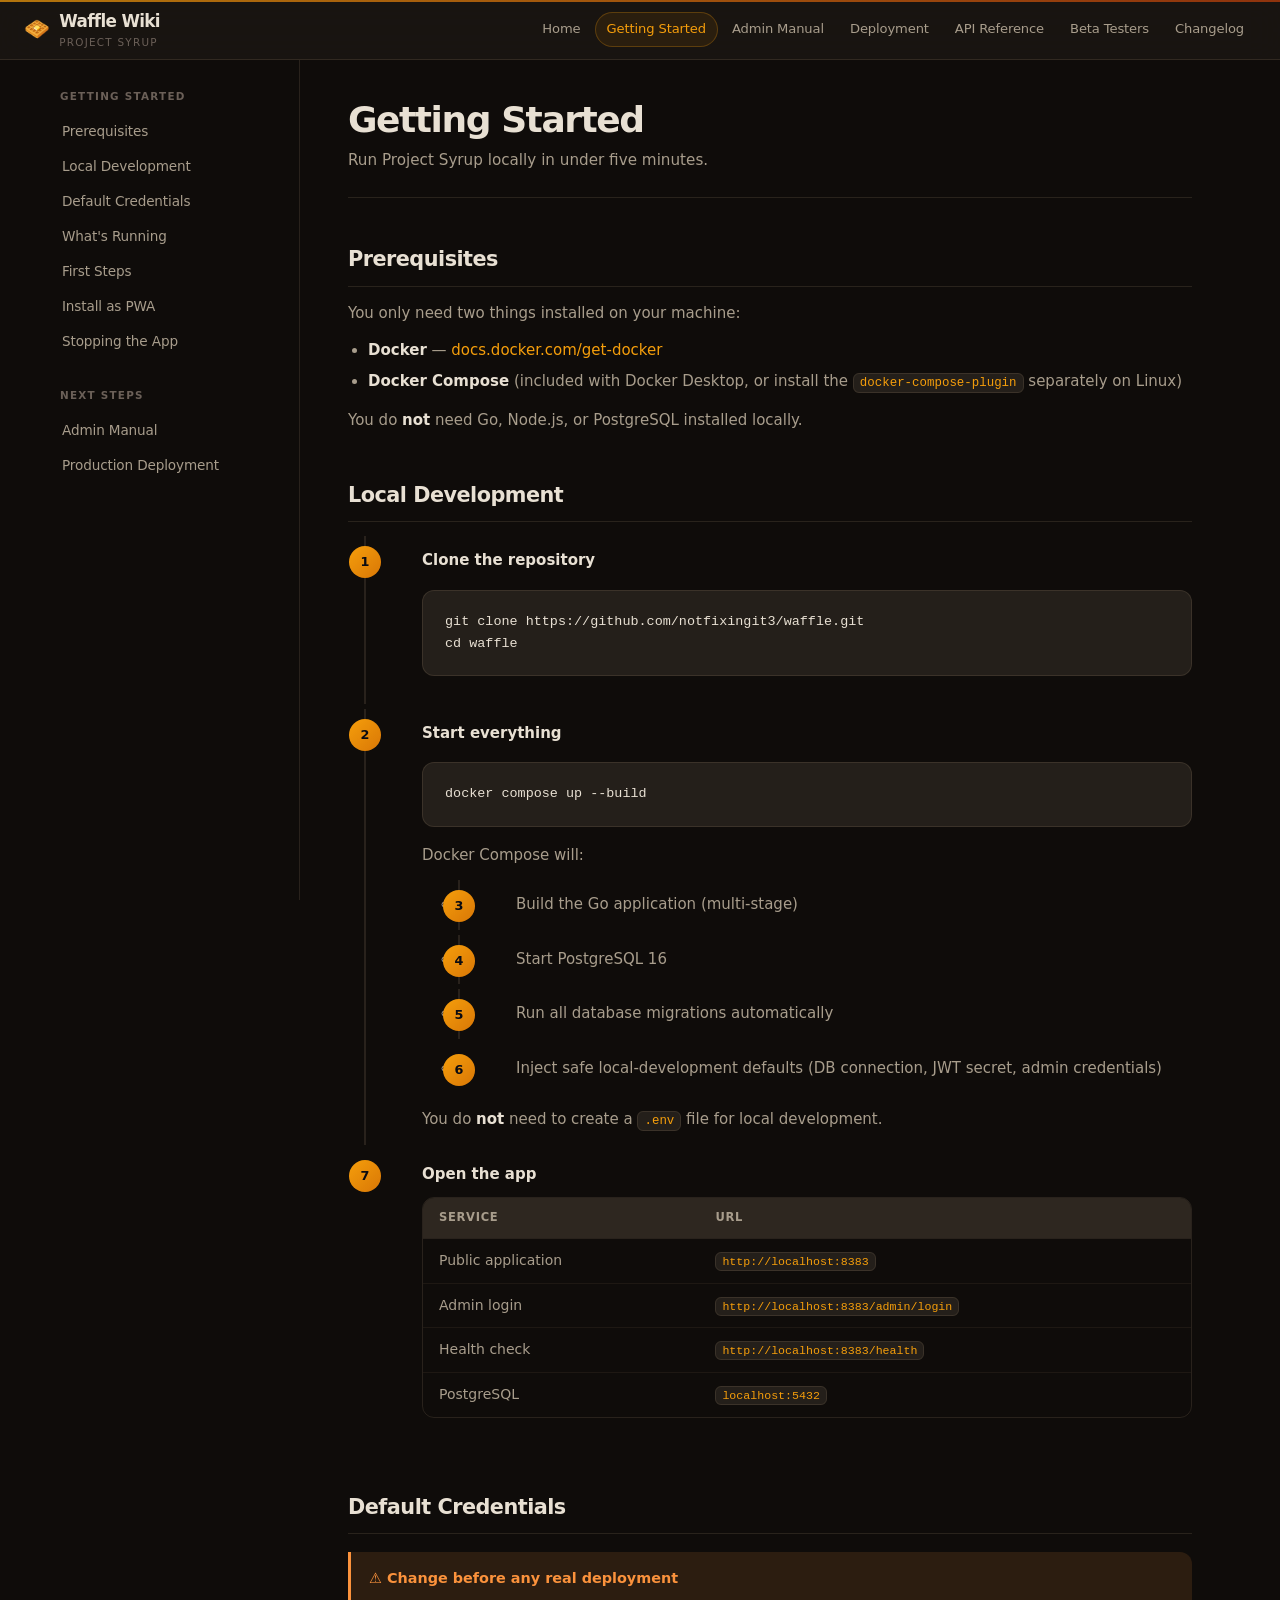
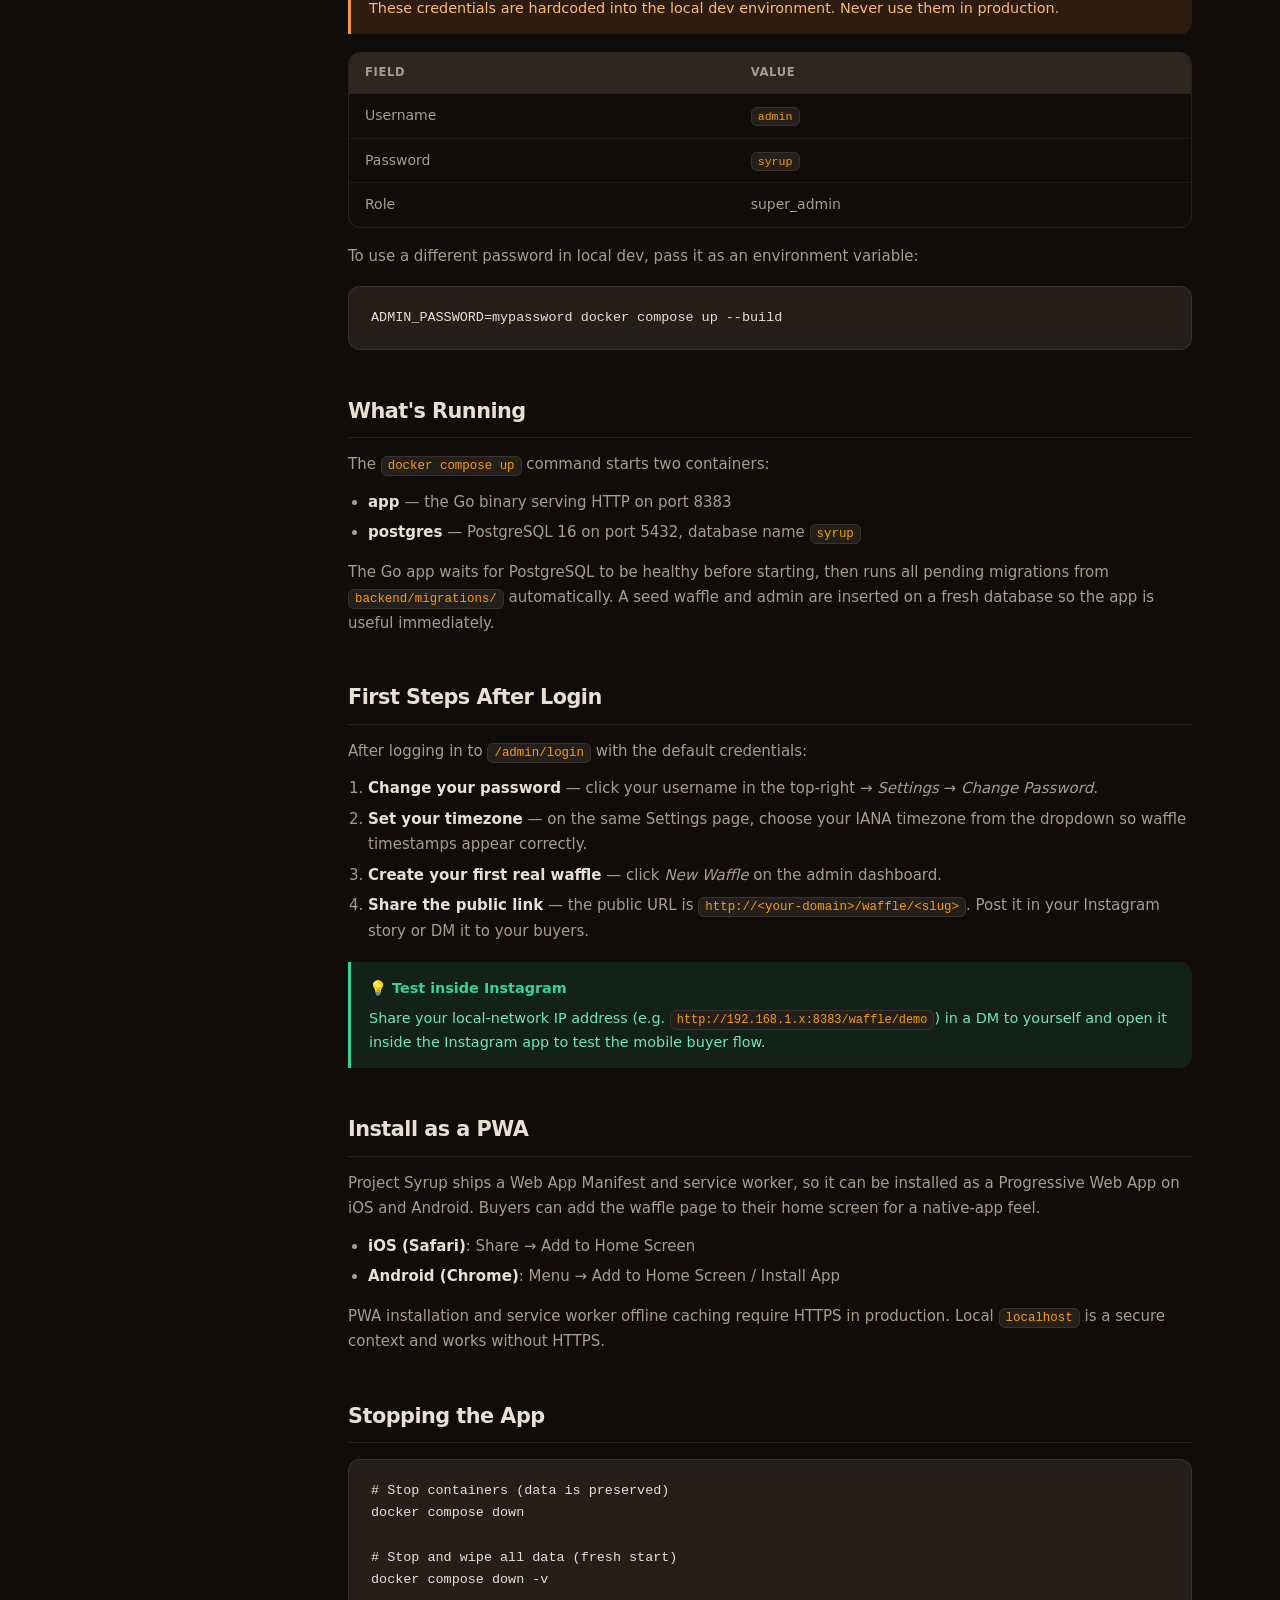
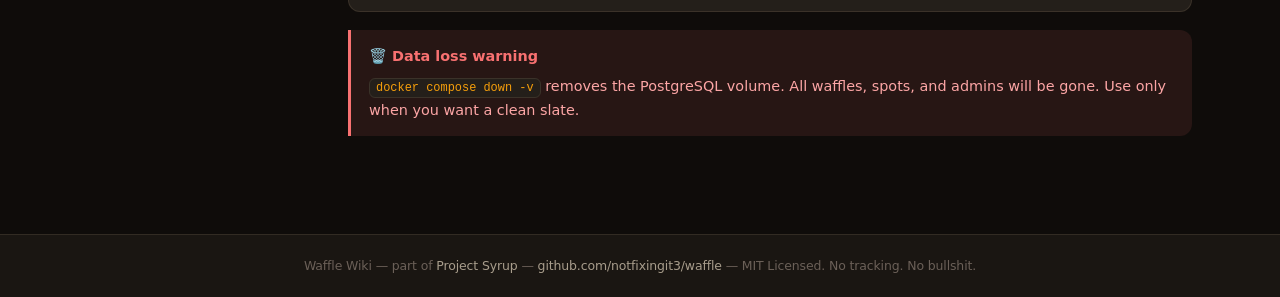
<file: getting-started.html>
<!DOCTYPE html>
<html lang="en">
<head>
  <meta charset="UTF-8" />
  <meta name="viewport" content="width=device-width, initial-scale=1.0" />
  <title>Getting Started — Project Syrup Wiki</title>
  <link rel="stylesheet" href="style.css" />
  <link rel="icon" href="favicon.svg" type="image/svg+xml" />
</head>
<body>

<header class="topbar">
  <a href="index.html" class="topbar-logo">
    <span class="logo-emoji">🧇</span>
    <div><span style="display:block">Waffle Wiki</span><span class="logo-sub">Project Syrup</span></div>
  </a>
  <nav class="topbar-nav">
    <a href="index.html">Home</a>
    <a href="getting-started.html" class="active">Getting Started</a>
    <a href="admin-manual.html">Admin Manual</a>
    <a href="deployment.html">Deployment</a>
    <a href="api-reference.html">API Reference</a>
    <a href="beta-testers.html">Beta Testers</a>
    <a href="changelog.html">Changelog</a>
  </nav>
  <button class="hamburger" id="hamburger-btn" aria-label="Open navigation menu" aria-expanded="false">
    <span></span><span></span><span></span>
  </button>
</header>
<nav class="mobile-nav" id="mobile-nav" aria-label="Mobile navigation">
  <a href="index.html">Home</a>
  <a href="getting-started.html">Getting Started</a>
  <a href="admin-manual.html">Admin Manual</a>
  <a href="deployment.html">Deployment</a>
  <a href="api-reference.html">API Reference</a>
  <a href="beta-testers.html">Beta Testers</a>
  <a href="changelog.html">Changelog</a>
</nav>
<script>
(function(){var b=document.getElementById('hamburger-btn'),n=document.getElementById('mobile-nav');b.addEventListener('click',function(){var o=n.classList.toggle('open');b.classList.toggle('open',o);b.setAttribute('aria-expanded',o);});var p=window.location.pathname.split('/').pop()||'index.html';n.querySelectorAll('a').forEach(function(a){if(a.getAttribute('href')===p)a.classList.add('active');});})();
</script>

<div class="layout">
  <aside class="sidebar">
    <div class="sidebar-section">
      <div class="sidebar-section-title">Getting Started</div>
      <a href="#prerequisites" class="sidebar-link">Prerequisites</a>
      <a href="#local-dev" class="sidebar-link">Local Development</a>
      <a href="#default-credentials" class="sidebar-link">Default Credentials</a>
      <a href="#whats-running" class="sidebar-link">What's Running</a>
      <a href="#first-steps" class="sidebar-link">First Steps</a>
      <a href="#pwa-install" class="sidebar-link">Install as PWA</a>
      <a href="#stopping" class="sidebar-link">Stopping the App</a>
    </div>
    <div class="sidebar-section">
      <div class="sidebar-section-title">Next Steps</div>
      <a href="admin-manual.html" class="sidebar-link">Admin Manual</a>
      <a href="deployment.html" class="sidebar-link">Production Deployment</a>
    </div>
  </aside>

  <main class="content">
    <div class="page-header">
      <h1>Getting Started</h1>
      <p class="subtitle">Run Project Syrup locally in under five minutes.</p>
    </div>

    <h2 id="prerequisites">Prerequisites</h2>
    <p>You only need two things installed on your machine:</p>
    <ul>
      <li><strong>Docker</strong> — <a href="https://docs.docker.com/get-docker/">docs.docker.com/get-docker</a></li>
      <li><strong>Docker Compose</strong> (included with Docker Desktop, or install the <code>docker-compose-plugin</code> separately on Linux)</li>
    </ul>
    <p>You do <strong>not</strong> need Go, Node.js, or PostgreSQL installed locally.</p>

    <h2 id="local-dev">Local Development</h2>

    <ol class="steps">
      <li>
        <strong>Clone the repository</strong>
        <pre><code>git clone https://github.com/notfixingit3/waffle.git
cd waffle</code></pre>
      </li>
      <li>
        <strong>Start everything</strong>
        <pre><code>docker compose up --build</code></pre>
        <p>Docker Compose will:</p>
        <ul>
          <li>Build the Go application (multi-stage)</li>
          <li>Start PostgreSQL 16</li>
          <li>Run all database migrations automatically</li>
          <li>Inject safe local-development defaults (DB connection, JWT secret, admin credentials)</li>
        </ul>
        <p>You do <strong>not</strong> need to create a <code>.env</code> file for local development.</p>
      </li>
      <li>
        <strong>Open the app</strong>
        <div class="table-wrap" style="margin-top:10px">
          <table>
            <thead><tr><th>Service</th><th>URL</th></tr></thead>
            <tbody>
              <tr><td>Public application</td><td><code>http://localhost:8383</code></td></tr>
              <tr><td>Admin login</td><td><code>http://localhost:8383/admin/login</code></td></tr>
              <tr><td>Health check</td><td><code>http://localhost:8383/health</code></td></tr>
              <tr><td>PostgreSQL</td><td><code>localhost:5432</code></td></tr>
            </tbody>
          </table>
        </div>
      </li>
    </ol>

    <h2 id="default-credentials">Default Credentials</h2>

    <div class="callout warn">
      <div class="callout-title">⚠️ Change before any real deployment</div>
      These credentials are hardcoded into the local dev environment. Never use them in production.
    </div>

    <div class="table-wrap">
      <table>
        <thead><tr><th>Field</th><th>Value</th></tr></thead>
        <tbody>
          <tr><td>Username</td><td><code>admin</code></td></tr>
          <tr><td>Password</td><td><code>syrup</code></td></tr>
          <tr><td>Role</td><td>super_admin</td></tr>
        </tbody>
      </table>
    </div>

    <p>To use a different password in local dev, pass it as an environment variable:</p>
    <pre><code>ADMIN_PASSWORD=mypassword docker compose up --build</code></pre>

    <h2 id="whats-running">What's Running</h2>
    <p>The <code>docker compose up</code> command starts two containers:</p>
    <ul>
      <li><strong>app</strong> — the Go binary serving HTTP on port 8383</li>
      <li><strong>postgres</strong> — PostgreSQL 16 on port 5432, database name <code>syrup</code></li>
    </ul>
    <p>
      The Go app waits for PostgreSQL to be healthy before starting, then runs all pending migrations from <code>backend/migrations/</code> automatically.
      A seed waffle and admin are inserted on a fresh database so the app is useful immediately.
    </p>

    <h2 id="first-steps">First Steps After Login</h2>
    <p>After logging in to <code>/admin/login</code> with the default credentials:</p>
    <ol>
      <li><strong>Change your password</strong> — click your username in the top-right → <em>Settings</em> → <em>Change Password</em>.</li>
      <li><strong>Set your timezone</strong> — on the same Settings page, choose your IANA timezone from the dropdown so waffle timestamps appear correctly.</li>
      <li><strong>Create your first real waffle</strong> — click <em>New Waffle</em> on the admin dashboard.</li>
      <li><strong>Share the public link</strong> — the public URL is <code>http://&lt;your-domain&gt;/waffle/&lt;slug&gt;</code>. Post it in your Instagram story or DM it to your buyers.</li>
    </ol>

    <div class="callout tip">
      <div class="callout-title">💡 Test inside Instagram</div>
      Share your local-network IP address (e.g. <code>http://192.168.1.x:8383/waffle/demo</code>) in a DM to yourself and open it inside the Instagram app to test the mobile buyer flow.
    </div>

    <h2 id="pwa-install">Install as a PWA</h2>
    <p>
      Project Syrup ships a Web App Manifest and service worker, so it can be installed as a Progressive Web App on iOS and Android.
      Buyers can add the waffle page to their home screen for a native-app feel.
    </p>
    <ul>
      <li><strong>iOS (Safari)</strong>: Share → Add to Home Screen</li>
      <li><strong>Android (Chrome)</strong>: Menu → Add to Home Screen / Install App</li>
    </ul>
    <p>PWA installation and service worker offline caching require HTTPS in production. Local <code>localhost</code> is a secure context and works without HTTPS.</p>

    <h2 id="stopping">Stopping the App</h2>
    <pre><code># Stop containers (data is preserved)
docker compose down

# Stop and wipe all data (fresh start)
docker compose down -v</code></pre>

    <div class="callout danger">
      <div class="callout-title">🗑️ Data loss warning</div>
      <code>docker compose down -v</code> removes the PostgreSQL volume. All waffles, spots, and admins will be gone. Use only when you want a clean slate.
    </div>
  </main>
</div>

<footer>
  Waffle Wiki &mdash; part of <a href="https://projectsyrup.app" target="_blank" rel="noopener">Project Syrup</a> &mdash;
  <a href="https://github.com/notfixingit3/waffle" target="_blank" rel="noopener">github.com/notfixingit3/waffle</a> &mdash;
  MIT Licensed. No tracking. No bullshit.
</footer>


</body>
</html>
</file>
<file: style.css>
/*
  Project Syrup Wiki — styled to match projectsyrup.app
  Warm dark theme: near-black background, syrupy amber accents, glassmorphism
*/

:root {
  --bg:           #0f0c0a;
  --bg-elev:      #1a1612;
  --bg-glass:     rgba(26, 22, 18, 0.82);
  --surface:      #241f1a;
  --surface-2:    #2e2720;
  --text:         #e8e0d3;
  --text-dim:     #a89d8c;
  --text-muted:   #6b6058;
  --accent:       #f59e0b;
  --accent-dark:  #d97706;
  --accent-burn:  #c2410c;
  --accent-glow:  rgba(245, 158, 11, 0.22);
  --accent-subtle:rgba(245, 158, 11, 0.08);
  --border:       rgba(163, 140, 110, 0.18);
  --border-hover: rgba(245, 158, 11, 0.35);
  --success:      #4ade80;
  --success-dim:  rgba(74, 222, 128, 0.12);
  --warn:         #fb923c;
  --warn-dim:     rgba(251, 146, 60, 0.12);
  --info:         #60a5fa;
  --info-dim:     rgba(96, 165, 250, 0.10);
  --danger:       #f87171;
  --danger-dim:   rgba(248, 113, 113, 0.10);
  --tip:          #34d399;
  --tip-dim:      rgba(52, 211, 153, 0.10);
  --sidebar-w:    260px;
  --radius-sm:    6px;
  --radius:       12px;
  --radius-lg:    18px;
  --radius-xl:    24px;
}

*, *::before, *::after { box-sizing: border-box; margin: 0; padding: 0; }

html { scroll-behavior: smooth; }

body {
  font-family: ui-sans-serif, system-ui, -apple-system, BlinkMacSystemFont, 'Segoe UI', Roboto, sans-serif;
  font-size: 15px;
  line-height: 1.7;
  color: var(--text);
  background: var(--bg);
  min-height: 100vh;
  display: flex;
  flex-direction: column;
  -webkit-font-smoothing: antialiased;
  font-feature-settings: "ss01", "ss02";
}

/* ── Top bar ── */
.topbar {
  position: sticky;
  top: 0;
  z-index: 100;
  background: rgba(26, 22, 18, 0.90);
  backdrop-filter: blur(18px);
  -webkit-backdrop-filter: blur(18px);
  border-bottom: 1px solid var(--border);
  height: 60px;
  display: flex;
  align-items: center;
  gap: 12px;
  padding: 0 24px;
}

.topbar::before {
  content: '';
  position: absolute;
  top: 0; left: 0; right: 0;
  height: 2px;
  background: linear-gradient(to right, var(--accent), var(--accent-burn));
  opacity: 0.7;
}

.topbar-logo {
  font-size: 1.05rem;
  font-weight: 600;
  letter-spacing: -0.04em;
  text-decoration: none;
  color: var(--text);
  display: flex;
  align-items: center;
  gap: 10px;
  flex-shrink: 0;
}
.topbar-logo .logo-emoji {
  font-size: 1.3rem;
  line-height: 1;
}
.topbar-logo .logo-sub {
  font-size: 0.65rem;
  letter-spacing: 0.12em;
  text-transform: uppercase;
  color: var(--text-muted);
  display: block;
  margin-top: -2px;
  font-weight: 400;
}

.topbar-nav {
  margin-left: auto;
  display: flex;
  gap: 2px;
}
.topbar-nav a {
  color: var(--text-dim);
  text-decoration: none;
  font-size: .82rem;
  padding: 5px 11px;
  border-radius: 999px;
  border: 1px solid transparent;
  transition: all .15s ease;
  letter-spacing: -0.01em;
}
.topbar-nav a:hover {
  color: var(--accent);
  border-color: var(--border);
  background: var(--surface);
}
.topbar-nav a.active {
  color: var(--accent);
  background: var(--accent-subtle);
  border-color: rgba(245,158,11,0.25);
}

/* ── Layout ── */
.layout {
  flex: 1;
  display: flex;
  max-width: 1200px;
  margin: 0 auto;
  width: 100%;
  padding: 0 0 80px;
}

/* ── Sidebar ── */
.sidebar {
  width: var(--sidebar-w);
  flex-shrink: 0;
  padding: 28px 0;
  position: sticky;
  top: 60px;
  height: calc(100vh - 60px);
  overflow-y: auto;
  border-right: 1px solid var(--border);
}

.sidebar::-webkit-scrollbar { width: 4px; }
.sidebar::-webkit-scrollbar-track { background: transparent; }
.sidebar::-webkit-scrollbar-thumb { background: var(--border); border-radius: 2px; }

.sidebar-section { margin-bottom: 28px; }
.sidebar-section-title {
  font-size: .65rem;
  font-weight: 600;
  letter-spacing: .12em;
  text-transform: uppercase;
  color: var(--text-muted);
  padding: 0 20px 8px;
}
.sidebar-link {
  display: block;
  padding: 6px 20px;
  color: var(--text-dim);
  text-decoration: none;
  font-size: .85rem;
  border-left: 2px solid transparent;
  transition: all .12s ease;
  letter-spacing: -0.01em;
}
.sidebar-link:hover {
  color: var(--accent);
  background: var(--accent-subtle);
  border-left-color: rgba(245,158,11,0.3);
}
.sidebar-link.active {
  color: var(--accent);
  border-left-color: var(--accent);
  background: var(--accent-subtle);
  font-weight: 600;
}
.sidebar-link.sub {
  padding-left: 34px;
  font-size: .8rem;
  color: var(--text-muted);
}
.sidebar-link.sub:hover, .sidebar-link.sub.active { color: var(--accent); }

/* ── Main content ── */
.content {
  flex: 1;
  min-width: 0;
  padding: 40px 48px 0 48px;
}

/* ── Page header ── */
.page-header {
  margin-bottom: 36px;
  padding-bottom: 24px;
  border-bottom: 1px solid var(--border);
}
.page-header h1 {
  font-size: 2.25rem;
  font-weight: 600;
  color: var(--text);
  line-height: 1.1;
  letter-spacing: -0.04em;
}
.page-header .subtitle {
  color: var(--text-dim);
  margin-top: 8px;
  font-size: .95rem;
}

/* ── Section headings ── */
h2 {
  font-size: 1.3rem;
  font-weight: 600;
  color: var(--text);
  margin: 44px 0 14px;
  letter-spacing: -0.025em;
  padding-bottom: 8px;
  border-bottom: 1px solid var(--border);
}
h3 {
  font-size: 1.0rem;
  font-weight: 600;
  color: var(--text);
  margin: 28px 0 8px;
  letter-spacing: -0.015em;
}
h4 {
  font-size: .75rem;
  font-weight: 600;
  color: var(--text-muted);
  margin: 20px 0 6px;
  text-transform: uppercase;
  letter-spacing: .08em;
}

p { margin: 0 0 12px; color: var(--text-dim); }
p:last-child { margin-bottom: 0; }
strong { color: var(--text); font-weight: 600; }
a { color: var(--accent); text-decoration: none; transition: opacity .12s; }
a:hover { opacity: .8; }

/* ── Lists ── */
ul, ol { margin: 0 0 14px 20px; }
li { margin-bottom: 5px; color: var(--text-dim); }
li strong { color: var(--text); }

/* ── Code ── */
code {
  background: var(--surface);
  color: var(--accent);
  padding: 2px 6px;
  border-radius: var(--radius-sm);
  font-size: .83em;
  font-family: 'SF Mono', 'Fira Code', 'Consolas', monospace;
  border: 1px solid var(--border);
}
pre {
  background: var(--surface);
  border: 1px solid var(--border);
  padding: 20px 22px;
  border-radius: var(--radius);
  overflow-x: auto;
  margin: 16px 0;
  font-size: .84rem;
  line-height: 1.65;
  font-family: 'SF Mono', 'Fira Code', 'Consolas', monospace;
}
pre code {
  background: none;
  color: var(--text);
  padding: 0;
  font-size: 1em;
  border: none;
}

/* ── Tables ── */
.table-wrap { overflow-x: auto; margin: 16px 0; border-radius: var(--radius); border: 1px solid var(--border); }
table { width: 100%; border-collapse: collapse; font-size: .875rem; }
th {
  background: var(--surface-2);
  color: var(--text-dim);
  text-align: left;
  padding: 10px 16px;
  font-weight: 600;
  font-size: .72rem;
  letter-spacing: .06em;
  text-transform: uppercase;
  border-bottom: 1px solid var(--border);
}
td {
  padding: 10px 16px;
  border-bottom: 1px solid rgba(163,140,110,0.10);
  color: var(--text-dim);
  vertical-align: top;
}
td strong { color: var(--text); }
tr:last-child td { border-bottom: none; }
tr:hover td { background: rgba(245,158,11,0.03); }

/* ── Callouts ── */
.callout {
  border-left: 3px solid;
  padding: 14px 18px;
  border-radius: 0 var(--radius) var(--radius) 0;
  margin: 18px 0;
  font-size: .9rem;
}
.callout p { margin-bottom: 4px; }
.callout p:last-child { margin-bottom: 0; }
.callout-title { font-weight: 700; margin-bottom: 5px; }

.callout.info    { border-color: var(--info);    background: var(--info-dim);    color: #93c5fd; }
.callout.info    .callout-title { color: var(--info); }
.callout.warn    { border-color: var(--warn);    background: var(--warn-dim);    color: #fdba74; }
.callout.warn    .callout-title { color: var(--warn); }
.callout.danger  { border-color: var(--danger);  background: var(--danger-dim);  color: #fca5a5; }
.callout.danger  .callout-title { color: var(--danger); }
.callout.tip     { border-color: var(--tip);     background: var(--tip-dim);     color: #6ee7b7; }
.callout.tip     .callout-title { color: var(--tip); }

/* ── Role / method badges ── */
.badge {
  display: inline-block;
  padding: 2px 9px;
  border-radius: 999px;
  font-size: .7rem;
  font-weight: 600;
  letter-spacing: .04em;
  text-transform: uppercase;
  line-height: 1.6;
}
.badge-super  { background: rgba(139,92,246,.15); color: #c4b5fd; border: 1px solid rgba(139,92,246,.3); }
.badge-admin  { background: var(--accent-subtle); color: var(--accent); border: 1px solid rgba(245,158,11,.3); }
.badge-wm     { background: var(--success-dim);  color: var(--success); border: 1px solid rgba(74,222,128,.3); }
.badge-get    { background: rgba(96,165,250,.12); color: #93c5fd; border: 1px solid rgba(96,165,250,.3); }
.badge-post   { background: var(--success-dim);  color: var(--success); border: 1px solid rgba(74,222,128,.3); }
.badge-patch  { background: var(--warn-dim);     color: var(--warn);    border: 1px solid rgba(251,146,60,.3); }
.badge-delete { background: var(--danger-dim);   color: var(--danger);  border: 1px solid rgba(248,113,113,.3); }

/* ── Home page cards ── */
.card-grid {
  display: grid;
  grid-template-columns: repeat(auto-fill, minmax(230px, 1fr));
  gap: 14px;
  margin: 24px 0;
}
.card {
  background: var(--surface);
  border: 1px solid var(--border);
  border-radius: var(--radius-lg);
  padding: 22px;
  text-decoration: none;
  color: inherit;
  transition: transform .2s cubic-bezier(.23,1,.32,1), box-shadow .2s cubic-bezier(.23,1,.32,1), border-color .15s ease;
  display: block;
  position: relative;
  overflow: hidden;
}
.card::before {
  content: '';
  position: absolute;
  top: 0; left: 0; right: 0;
  height: 2px;
  background: linear-gradient(to right, var(--accent), var(--accent-burn));
  opacity: 0;
  transition: opacity .2s ease;
}
.card:hover {
  transform: translateY(-3px);
  box-shadow: 0 16px 24px -6px rgba(0,0,0,.4), 0 0 0 1px var(--border-hover);
  border-color: var(--border-hover);
}
.card:hover::before { opacity: 1; }
.card-icon { font-size: 1.6rem; margin-bottom: 12px; line-height: 1; }
.card h3 { margin: 0 0 6px; font-size: .95rem; color: var(--text); letter-spacing: -0.02em; }
.card p  { font-size: .83rem; color: var(--text-muted); margin: 0; line-height: 1.5; }

/* ── Steps ── */
.steps { counter-reset: step; list-style: none; margin-left: 0; }
.steps li {
  counter-increment: step;
  padding: 12px 0 12px 56px;
  position: relative;
  border-left: 2px solid var(--border);
  margin-left: 16px;
}
.steps li::before {
  content: counter(step);
  position: absolute;
  left: -17px;
  top: 10px;
  width: 32px;
  height: 32px;
  background: linear-gradient(135deg, var(--accent), var(--accent-dark));
  color: #0a0b12;
  font-weight: 700;
  font-size: .8rem;
  border-radius: 50%;
  display: flex;
  align-items: center;
  justify-content: center;
}
.steps li:last-child { border-left-color: transparent; }
.steps li p, .steps li ul { color: var(--text-dim); }

/* ── API endpoint blocks ── */
.endpoint {
  background: var(--surface);
  border: 1px solid var(--border);
  border-radius: var(--radius);
  margin: 12px 0;
  overflow: hidden;
  transition: border-color .15s ease;
}
.endpoint:hover { border-color: var(--border-hover); }
.endpoint-head {
  display: flex;
  align-items: center;
  gap: 10px;
  padding: 10px 16px;
  background: var(--surface-2);
  border-bottom: 1px solid var(--border);
  font-family: 'SF Mono', 'Fira Code', monospace;
  font-size: .84rem;
}
.endpoint-path { color: var(--text); font-weight: 500; }
.endpoint-desc { padding: 12px 16px; font-size: .875rem; color: var(--text-dim); }
.endpoint-desc pre { margin: 10px 0 0; }
.endpoint-desc ul  { margin-top: 8px; }

/* ── Divider rule ── */
.section-rule { border: none; border-top: 1px solid var(--border); margin: 48px 0 8px; opacity: .5; }

/* ── Inline tags / code chips ── */
.tag {
  display: inline-block;
  background: var(--surface);
  border: 1px solid var(--border);
  border-radius: 4px;
  padding: 1px 6px;
  font-size: .78rem;
  font-family: 'SF Mono','Fira Code',monospace;
  color: var(--text-dim);
}
.action-list { list-style: none; margin-left: 0; }
.action-list li {
  padding: 6px 0;
  border-bottom: 1px solid rgba(163,140,110,0.08);
  font-size: .875rem;
  color: var(--text-dim);
}
.action-list li:last-child { border-bottom: none; }
.action-code {
  display: inline-block;
  background: var(--surface);
  color: var(--accent);
  border: 1px solid rgba(245,158,11,0.2);
  padding: 1px 7px;
  border-radius: 4px;
  font-family: 'SF Mono','Fira Code',monospace;
  font-size: .78rem;
  margin-right: 6px;
}

/* ── Platform tag list ── */
.platform-list { display: flex; flex-wrap: wrap; gap: 6px; margin: 8px 0; }
.platform-list span {
  background: var(--surface);
  border: 1px solid var(--border);
  border-radius: var(--radius-sm);
  padding: 3px 10px;
  font-size: .8rem;
  font-family: 'SF Mono','Fira Code',monospace;
  color: var(--text-dim);
}

/* ── Field table ── */
.field-table td:first-child {
  font-family: 'SF Mono','Fira Code',monospace;
  font-size: .8rem;
  color: var(--accent);
  white-space: nowrap;
}

/* ── Changelog specific ── */
.release { margin-bottom: 44px; }
.release-header { display: flex; align-items: baseline; gap: 12px; margin-bottom: 12px; flex-wrap: wrap; }
.release-header h2 { margin: 0; border: none; padding: 0; font-size: 1.2rem; }
.release-date { color: var(--text-muted); font-size: .82rem; }
.release-tag {
  display: inline-block;
  background: var(--surface);
  color: var(--accent);
  border: 1px solid rgba(245,158,11,0.25);
  border-radius: var(--radius-sm);
  padding: 2px 9px;
  font-size: .75rem;
  font-family: 'SF Mono','Fira Code',monospace;
  font-weight: 600;
  text-decoration: none;
}
.release-tag:hover { background: var(--accent-subtle); opacity: 1; }
.change-section { margin: 10px 0; }
.change-kind { font-size: .67rem; font-weight: 700; text-transform: uppercase; letter-spacing: .08em; margin-bottom: 5px; }
.kind-added   { color: var(--success); }
.kind-fixed   { color: var(--info); }
.kind-changed { color: var(--warn); }
.kind-removed { color: var(--danger); }
.change-list { margin-left: 18px; }
.change-list li { font-size: .88rem; margin-bottom: 3px; }
.change-list strong { color: var(--text); }
.divider { border: none; border-top: 1px solid var(--border); margin: 32px 0; opacity: .4; }

/* ── Footer ── */
footer {
  background: var(--bg-elev);
  border-top: 1px solid var(--border);
  color: var(--text-muted);
  text-align: center;
  padding: 20px;
  font-size: .78rem;
  letter-spacing: -0.01em;
}
footer a { color: var(--text-dim); }
footer a:hover { color: var(--accent); opacity: 1; }

/* ── Stats bar (home page) ── */
.stats-bar {
  background: rgba(0,0,0,.25);
  border: 1px solid var(--border);
  border-radius: var(--radius-lg);
  display: grid;
  grid-template-columns: repeat(4, 1fr);
  margin: 24px 0;
  overflow: hidden;
}
.stats-bar-item {
  padding: 18px;
  text-align: center;
  border-right: 1px solid var(--border);
}
.stats-bar-item:last-child { border-right: none; }
.stats-bar-value {
  display: block;
  font-size: 1.6rem;
  font-weight: 600;
  color: var(--text);
  letter-spacing: -0.04em;
  font-variant-numeric: tabular-nums;
}
.stats-bar-label {
  display: block;
  font-size: .65rem;
  letter-spacing: .1em;
  text-transform: uppercase;
  color: var(--text-muted);
  margin-top: 2px;
}

/* ── Responsive ── */
@media (max-width: 900px) {
  .stats-bar { grid-template-columns: repeat(2, 1fr); }
  .stats-bar-item:nth-child(2) { border-right: none; }
  .stats-bar-item:nth-child(3) { border-top: 1px solid var(--border); }
}

/* ── Hamburger button ── */
.hamburger {
  display: none;
  flex-direction: column;
  justify-content: space-between;
  width: 22px;
  height: 16px;
  background: none;
  border: none;
  cursor: pointer;
  padding: 0;
  margin-left: auto;
  flex-shrink: 0;
}
.hamburger span {
  display: block;
  height: 2px;
  background: var(--text-dim);
  border-radius: 2px;
  transition: transform 0.2s ease, opacity 0.2s ease;
}
.hamburger.open span:nth-child(1) { transform: translateY(7px) rotate(45deg); }
.hamburger.open span:nth-child(2) { opacity: 0; }
.hamburger.open span:nth-child(3) { transform: translateY(-7px) rotate(-45deg); }

/* ── Mobile nav drawer ── */
.mobile-nav {
  display: none;
  flex-direction: column;
  background: var(--bg-elev);
  border-bottom: 1px solid var(--border);
}
.mobile-nav a {
  padding: 13px 24px;
  color: var(--text-dim);
  text-decoration: none;
  font-size: 0.9rem;
  border-left: 3px solid transparent;
  transition: background 0.15s, color 0.15s;
  letter-spacing: -0.01em;
}
.mobile-nav a:hover { background: var(--surface); color: var(--text); }
.mobile-nav a.active {
  color: var(--accent);
  border-left-color: var(--accent);
  background: var(--accent-subtle);
}
.mobile-nav.open { display: flex; }

@media (max-width: 768px) {
  .layout { flex-direction: column; }
  .sidebar {
    width: 100%;
    position: static;
    height: auto;
    border-right: none;
    border-bottom: 1px solid var(--border);
    display: flex;
    flex-wrap: wrap;
    padding: 16px 0;
  }
  .sidebar-section { width: 50%; margin-bottom: 12px; }
  .content { padding: 28px 20px 0; }
  .topbar-nav { display: none; }
  .hamburger { display: flex; }
  .stats-bar { grid-template-columns: repeat(2, 1fr); }
}

@media (max-width: 480px) {
  .sidebar-section { width: 100%; }
  .stats-bar { grid-template-columns: 1fr 1fr; }
}

/* ── Reduced motion ── */
@media (prefers-reduced-motion: reduce) {
  *, *::before, *::after { animation: none !important; transition: none !important; }
  .card:hover { transform: none; }
}
</file>
